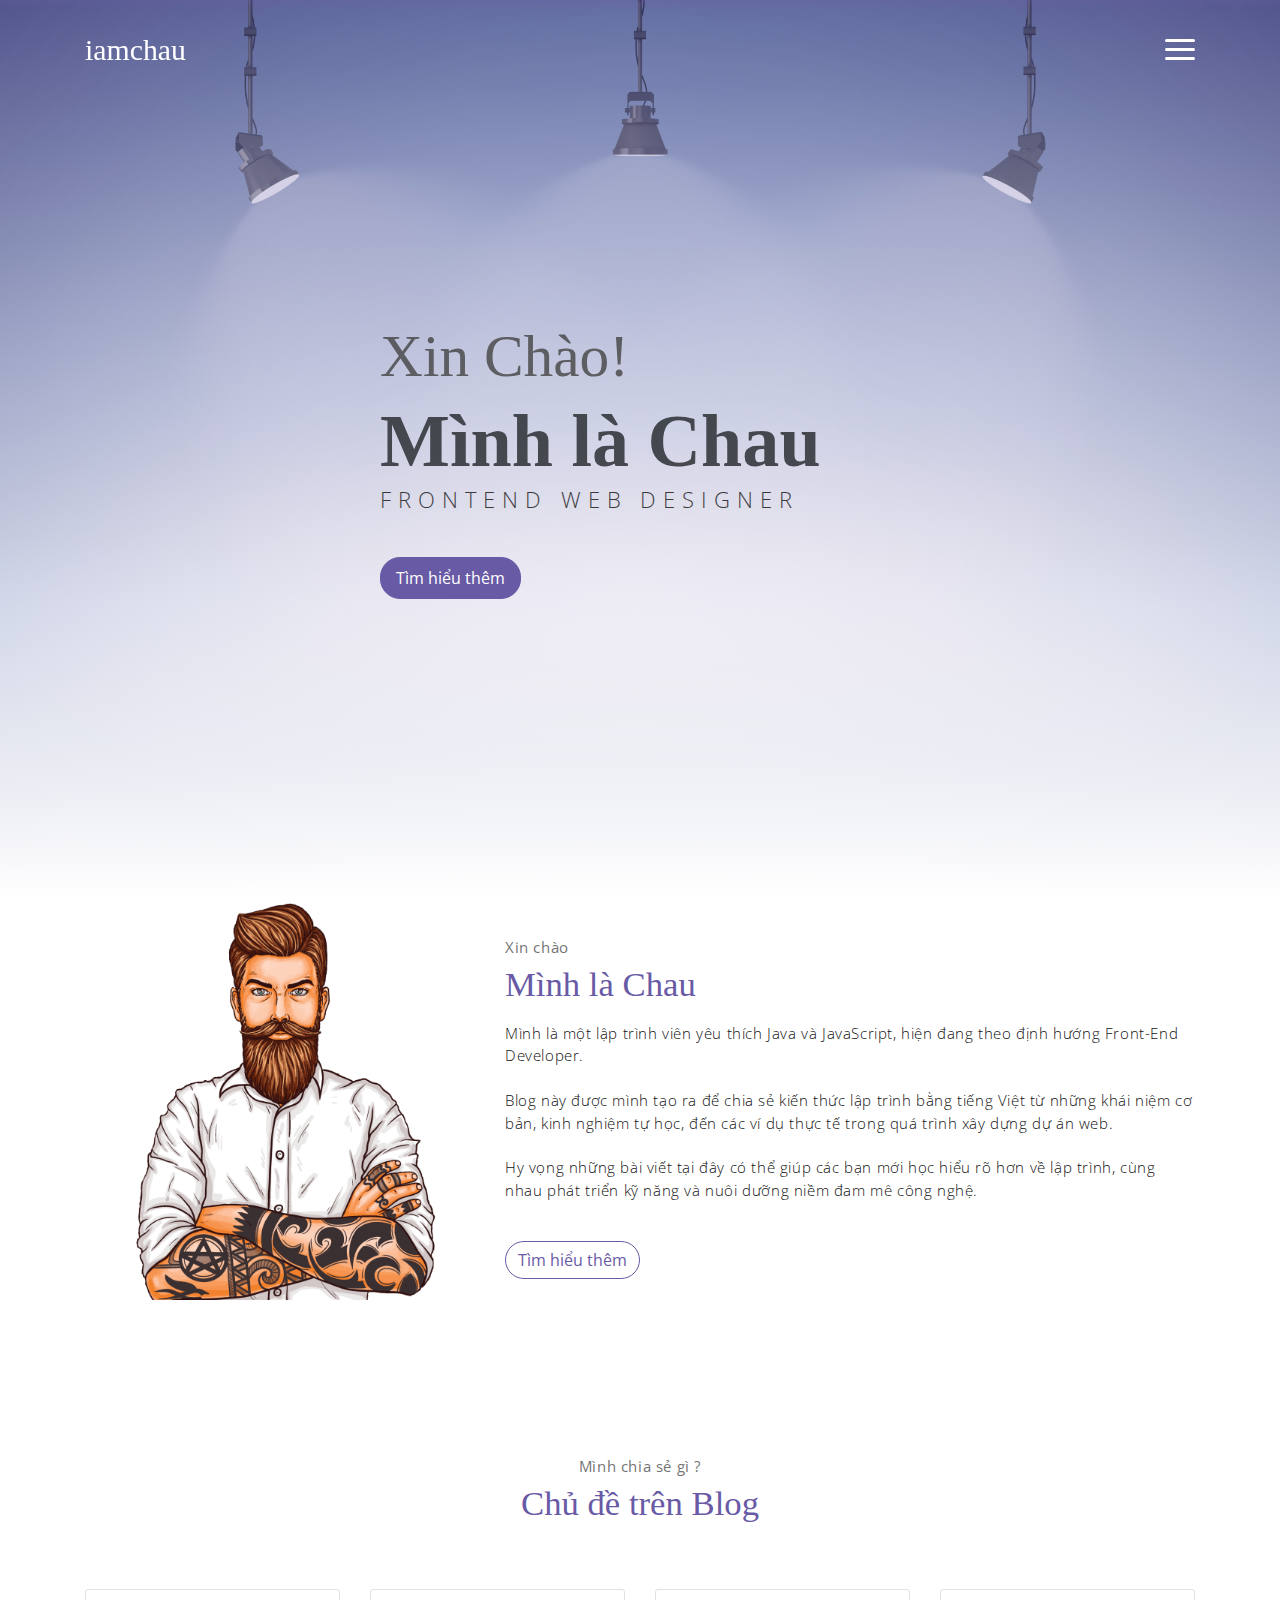
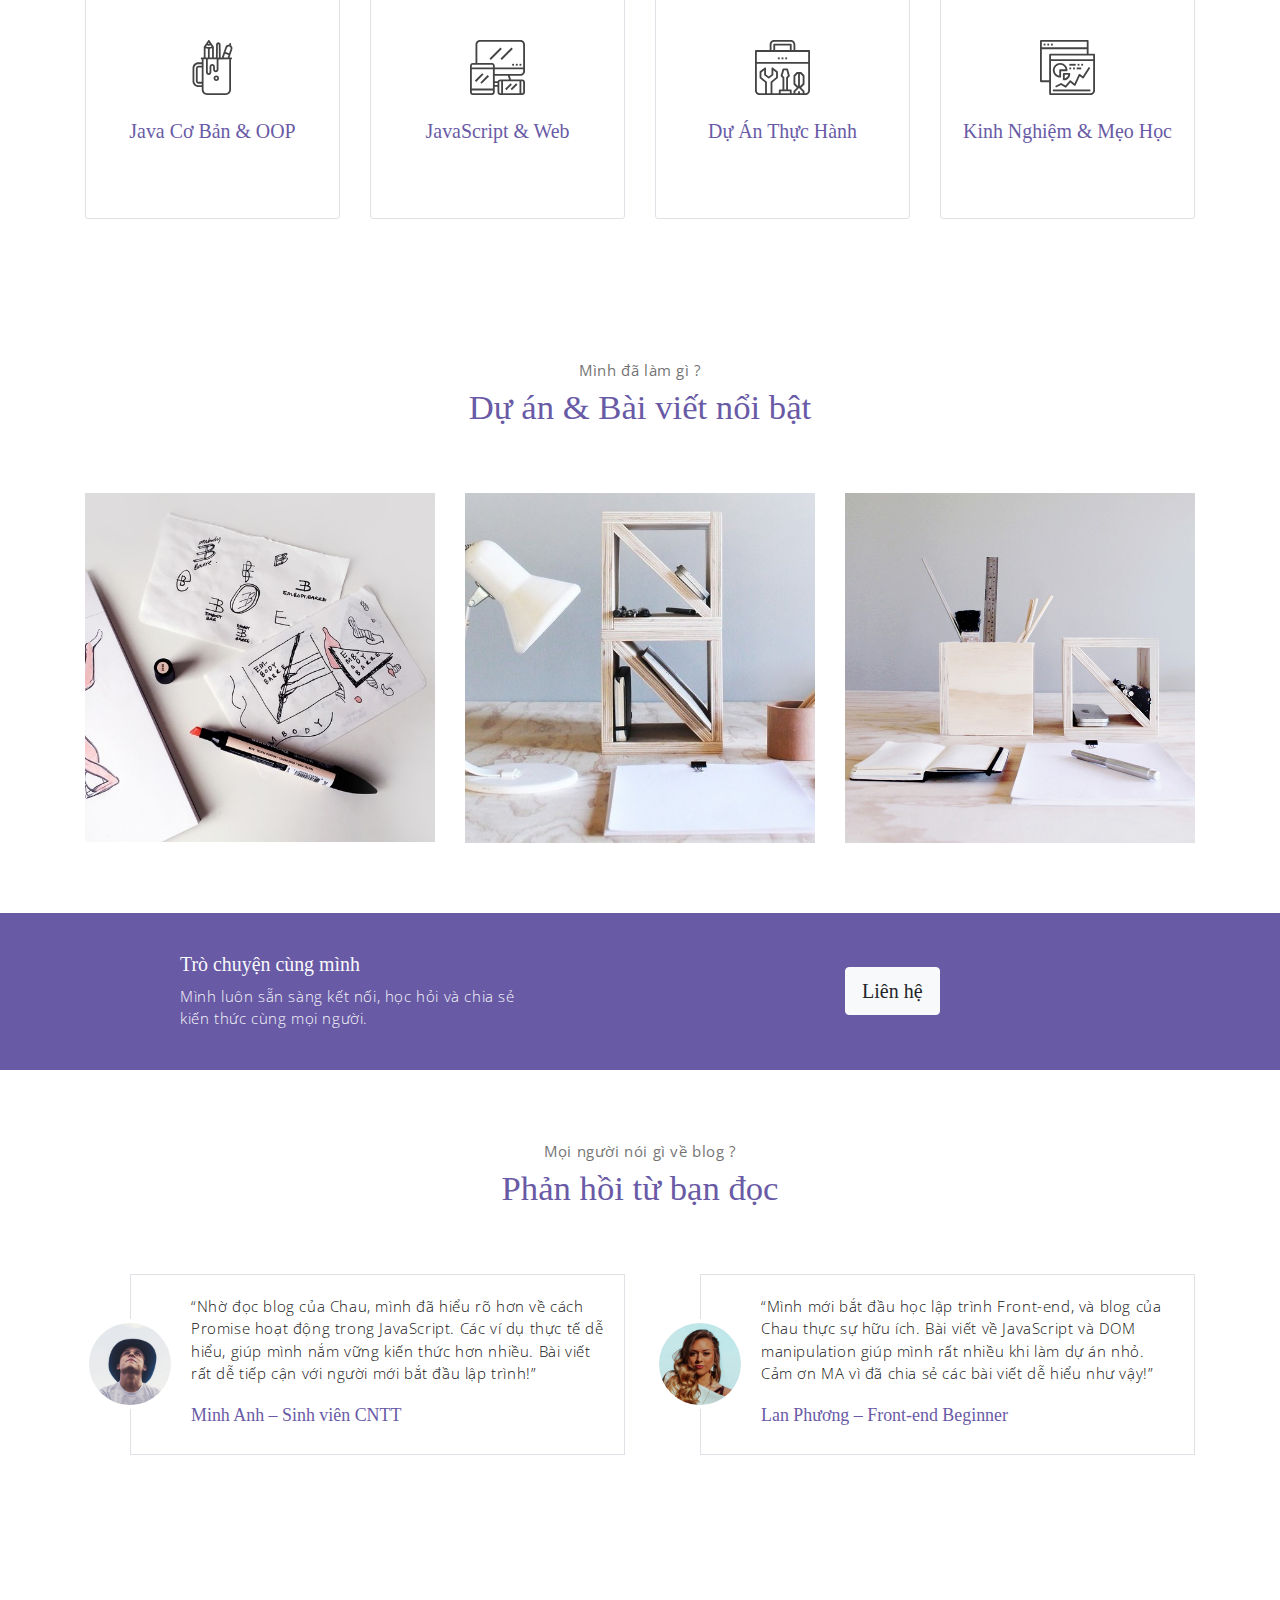
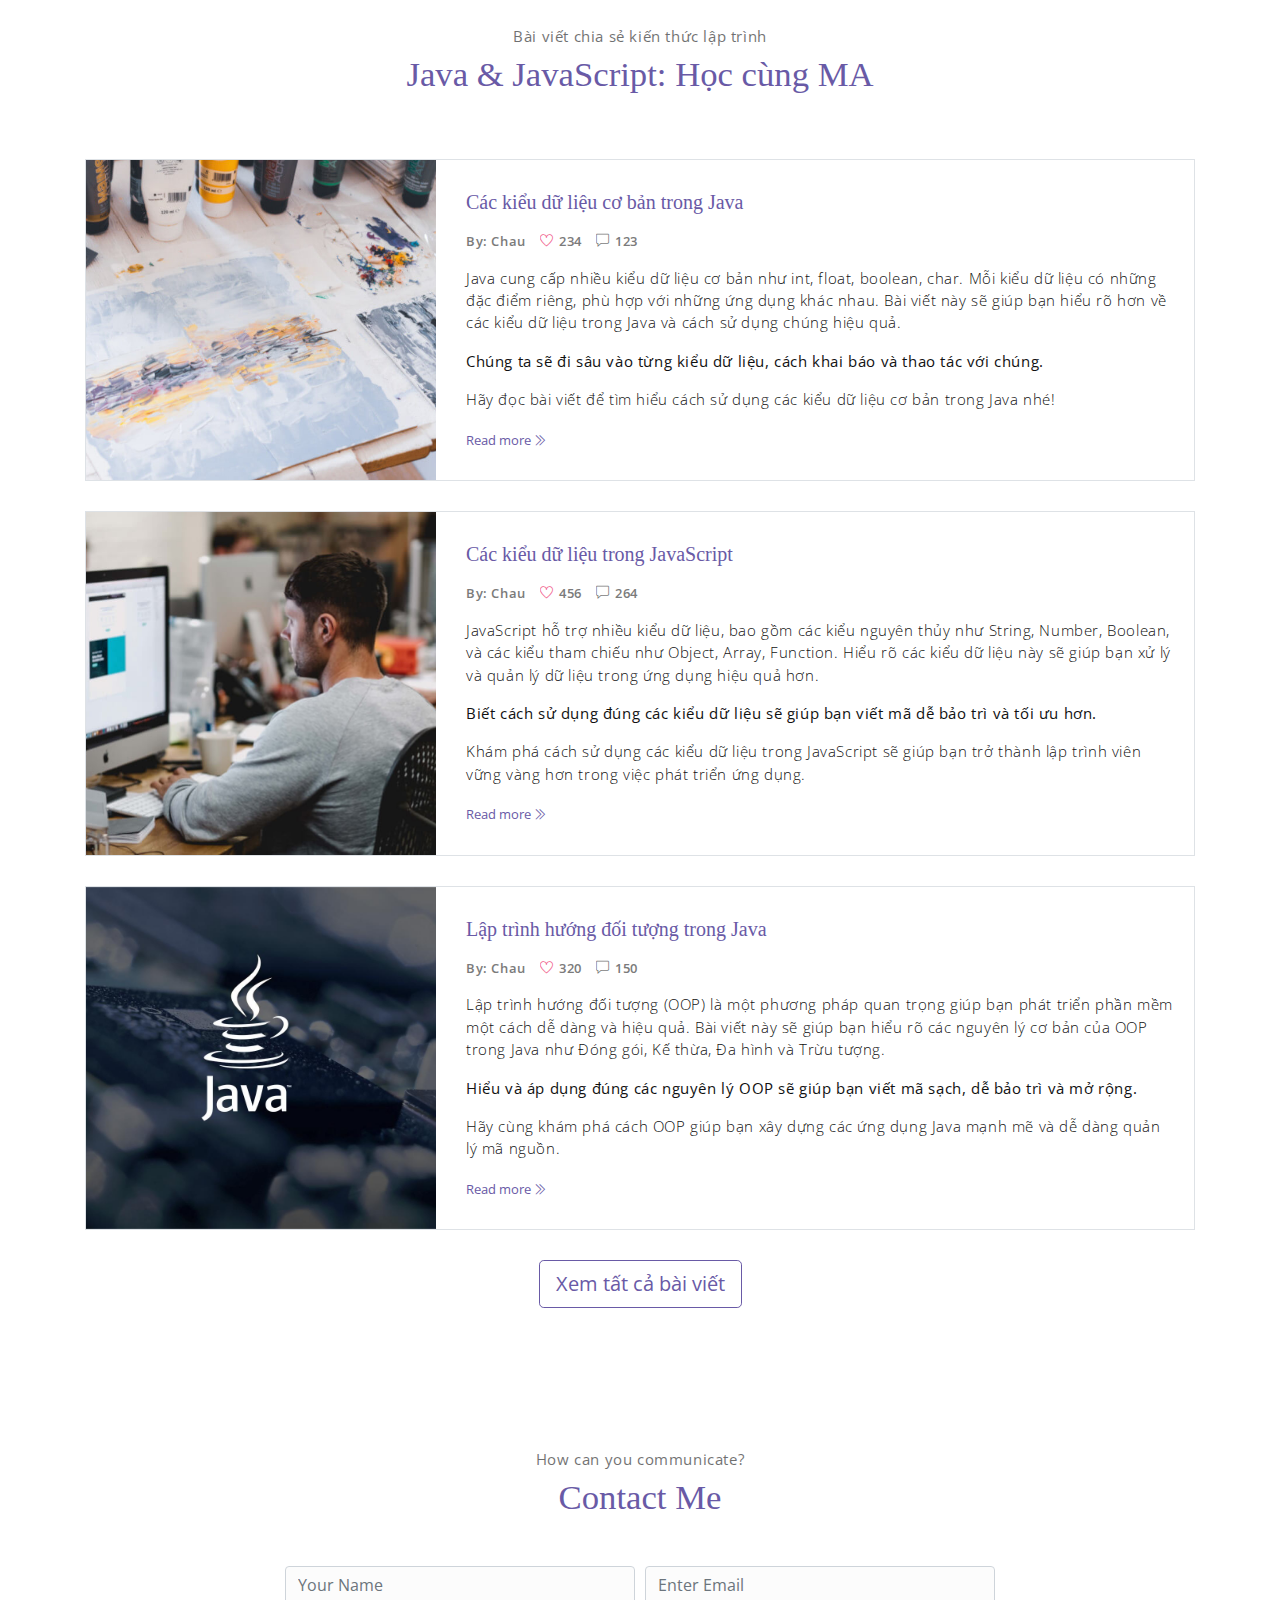
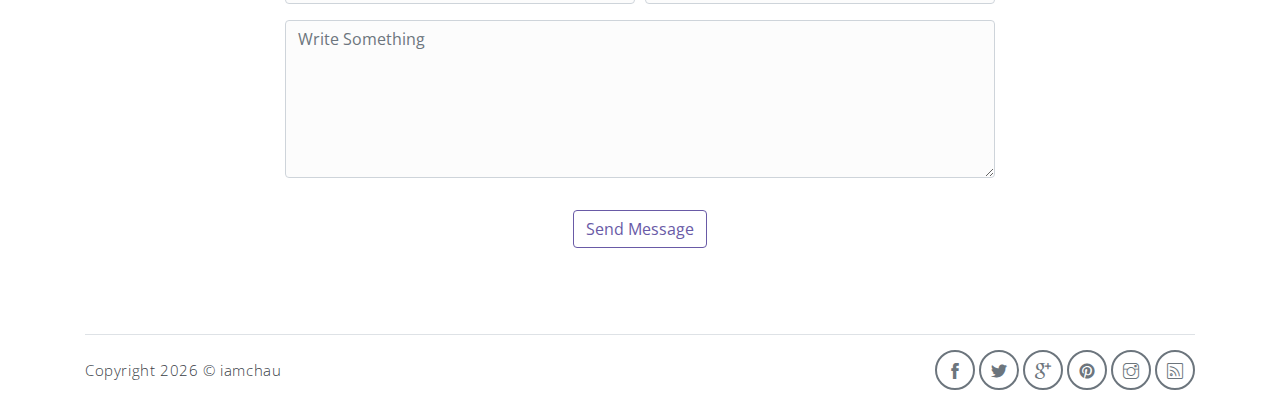
<file: index.html>
<!DOCTYPE html>
<html lang="en">

<head>
    <meta charset="utf-8">
    <meta name="viewport" content="width=device-width, initial-scale=1.0, maximum-scale=1.0, user-scalable=no">
    <meta name="description" content="Start your development with Meyawo landing page.">
    <meta name="author" content="Devcrud">
    <title>iamchau</title>
    <!-- font icons -->
    <link rel="stylesheet" href="assets/vendors/themify-icons/css/themify-icons.css">
    <!-- Bootstrap + Meyawo main styles -->
    <link rel="stylesheet" href="assets/css/meyawo.css">
    <link rel="stylesheet" href="https://cdnjs.cloudflare.com/ajax/libs/font-awesome/5.15.3/css/all.min.css">

</head>

<body data-spy="scroll" data-target=".navbar" data-offset="40" id="home">

    <!-- Page Navbar -->
    <nav class="custom-navbar" data-spy="affix" data-offset-top="20">
        <div class="container">
            <a class="logo" href="#">iamchau</a>
            <ul class="nav">
                <li class="item">
                    <a class="link" href="#home">Home</a>
                </li>
                <li class="item">
                    <a class="link" href="cv.html">About</a>
                </li>

                <li class="item">
                    <a class="link" href="blog.html">Blog</a>
                </li>
                <li class="item">
                    <a class="link" href="#contact">Contact</a>
                </li>
                <li class="item ml-md-3">
                    <a href="components.html" class="btn btn-primary">Components</a>
                </li>
            </ul>
            <a href="javascript:void(0)" id="nav-toggle" class="hamburger hamburger--elastic">
                <div class="hamburger-box">
                    <div class="hamburger-inner"></div>
                </div>
            </a>
        </div>
    </nav><!-- End of Page Navbar -->

    <!-- page header -->
    <header id="home" class="header">
        <div class="overlay"></div>
        <div class="header-content container">
            <h1 class="header-title">
                <span class="up">Xin Chào!</span>
                <span class="down">Mình là Chau</span>

            </h1>
            <p class="header-subtitle">FRONTEND WEB DESIGNER</p>

            <a href="javascript:void(0)" onclick="scrollToSection()">
                <button class="btn btn-primary">Tìm hiểu thêm</button>
            </a>



        </div>
    </header><!-- end of page header -->

    <!-- about section -->
    <section class="section pt-0" id="about">
        <!-- container -->
        <div class="container text-center">
            <!-- about wrapper -->
            <div class="about">
                <div class="about-img-holder">
                    <img src="assets/imgs/man.png" class="about-img"
                        alt="MA Dev Blog - Lập trình viên Front-end chia sẻ Java & JavaScript bằng tiếng Việt">
                </div>
                <div class="about-caption">
                    <p class="section-subtitle">Xin chào </p>
                    <h2 class="section-title mb-3">Mình là Chau</h2>
                    <p>
                        Mình là một lập trình viên yêu thích Java và JavaScript,
                        hiện đang theo định hướng Front-End Developer.
                        <br><br>
                        Blog này được mình tạo ra để chia sẻ kiến thức lập trình bằng tiếng Việt
                        từ những khái niệm cơ bản, kinh nghiệm tự học, đến các ví dụ thực tế trong quá trình
                        xây dựng dự án web.
                        <br><br>
                        Hy vọng những bài viết tại đây có thể giúp các bạn mới học hiểu rõ hơn về lập trình,
                        cùng nhau phát triển kỹ năng và nuôi dưỡng niềm đam mê công nghệ.
                    </p>
                    <a href="cv.html" class="btn-rounded btn btn-outline-primary mt-4" target="_blank">Tìm hiểu thêm
                    </a>
                </div>
            </div>
            <!-- end of about wrapper -->
        </div><!-- end of container -->
    </section> <!-- end of about section -->

    <!-- service section -->
    <section class="section" id="service">
        <div class="container text-center">
            <p class="section-subtitle">Mình chia sẻ gì ?</p>
            <h6 class="section-title mb-6">Chủ đề trên Blog</h6>
            <!-- row -->
            <div class="row">
                <!-- Java cơ bản & OOP -->
                <div class="col-md-6 col-lg-3">
                    <div class="service-card">
                        <div class="body">
                            <img src="assets/imgs/pencil-case.svg" class="icon" alt="Java cơ bản & OOP">
                            <h6 class="title">Java Cơ Bản & OOP</h6>
                            <p class="subtitle">
                                Hướng dẫn lập trình Java từ nền tảng, bao gồm cú pháp, và các ví dụ thực tế.
                            </p>
                        </div>
                    </div>
                </div>
                <!-- JavaScript & Web -->
                <div class="col-md-6 col-lg-3">
                    <div class="service-card">
                        <div class="body">
                            <img src="assets/imgs/responsive.svg" class="icon" alt="JavaScript & Web">
                            <h6 class="title">JavaScript & Web</h6>
                            <p class="subtitle">
                                Chia sẻ kiến thức về JavaScript và các kỹ thuật Front-End
                                giúp bạn xây dựng website.
                            </p>
                        </div>
                    </div>
                </div>
                <!-- Dự án thực hành -->
                <div class="col-md-6 col-lg-3">
                    <div class="service-card">
                        <div class="body">
                            <img src="assets/imgs/toolbox.svg" class="icon" alt="Dự án thực hành">
                            <h6 class="title">Dự Án Thực Hành</h6>
                            <p class="subtitle">
                                Các mini project như ToDo App, CRUD App bằng Java hoặc JS
                                giúp rèn luyện kỹ năng lập trình.
                            </p>
                        </div>
                    </div>
                </div>
                <!-- Kinh nghiệm & Mẹo học -->
                <div class="col-md-6 col-lg-3">
                    <div class="service-card">
                        <div class="body">
                            <img src="assets/imgs/analytics.svg" class="icon" alt="Kinh nghiệm & mẹo học">
                            <h6 class="title">Kinh Nghiệm & Mẹo Học</h6>
                            <p class="subtitle">
                                Chia sẻ cách học hiệu quả, và
                                kinh nghiệm giúp bạn giữ vững động lực.
                            </p>
                        </div>
                    </div>
                </div>
            </div><!-- end of row -->
        </div>
    </section>
    <!-- end of service section -->

    <!-- portfolio section -->
    <section class="section" id="portfolio">
        <div class="container text-center">
            <p class="section-subtitle">Mình đã làm gì ?</p>
            <h6 class="section-title mb-6">Dự án & Bài viết nổi bật</h6>
            <!-- row -->
            <div class="row">
                <!-- Project 1 -->
                <div class="col-md-4">
                    <a href="#" class="portfolio-card">
                        <img src="assets/imgs/folio-1.jpg" class="portfolio-card-img" alt="Dự án Java Console App">
                        <span class="portfolio-card-overlay">
                            <span class="portfolio-card-caption">
                                <h4>Web hỗ trợ luyện thi bằng lái xe</h4>
                                <p class="font-weight-normal">Ngôn ngữ: C# JavaScript </p>
                            </span>
                        </span>
                    </a>
                </div>
                <!-- Project 2 -->
                <div class="col-md-4">
                    <a href="#" class="portfolio-card">
                        <img class="portfolio-card-img" src="assets/imgs/folio-2.jpg" alt="Project JavaScript Web App">
                        <span class="portfolio-card-overlay">
                            <span class="portfolio-card-caption">
                                <h4>Web bán điện thoại</h4>
                                <p class="font-weight-normal">Ngôn ngữ: C# JavaScript... </p>
                            </span>
                        </span>
                    </a>
                </div>
                <!-- Project 3 -->
                <div class="col-md-4">
                    <a href="#" class="portfolio-card">
                        <img class="portfolio-card-img" src="assets/imgs/folio-3.jpg" alt="Blog JavaScript">
                        <span class="portfolio-card-overlay">
                            <span class="portfolio-card-caption">
                                <h4>Web nghe nhạc</h4>
                                <p class="font-weight-normal">Ngôn ngữ HTML JavaScript...</p>
                            </span>
                        </span>
                    </a>
                </div>

            </div><!-- end of row -->
        </div><!-- end of container -->
    </section>
    <!-- end of portfolio section -->

    <!-- pricing section -->


    <!-- section -->
    <section class="section-sm bg-primary">
        <!-- container -->
        <div class="container text-center text-sm-left">
            <!-- row -->
            <div class="row align-items-center">
                <div class="col-sm offset-md-1 mb-4 mb-md-0">
                    <h6 class="title text-light">Trò chuyện cùng mình</h6>
                    <p class="m-0 text-light">Mình luôn sẵn sàng kết nối, học hỏi và chia sẻ kiến thức cùng mọi người.
                    </p>
                </div>
                <div class="col-sm offset-sm-2 offset-md-3">
                    <button class="btn btn-lg my-font btn-light rounded">Liên hệ</button>
                </div>
            </div> <!-- end of row -->
        </div> <!-- end of container -->
    </section> <!-- end of section -->

    <!-- testimonial section -->
    <section class="section" id="testmonial">
        <div class="container text-center">
            <p class="section-subtitle">Mọi người nói gì về blog ?</p>
            <h6 class="section-title mb-6">Phản hồi từ bạn đọc</h6>

            <div class="row">
                <!-- Phản hồi 1 -->
                <div class="col-md-6">
                    <div class="testimonial-card">
                        <div class="testimonial-card-img-holder">
                            <img src="assets/imgs/avatar2.jpg" class="testimonial-card-img" alt="Độc giả Minh An">
                        </div>
                        <div class="testimonial-card-body">
                            <p class="testimonial-card-subtitle">
                                “Nhờ đọc blog của Chau, mình đã hiểu rõ hơn về cách Promise hoạt động trong JavaScript.
                                Các ví dụ thực tế dễ hiểu, giúp mình nắm vững kiến thức hơn nhiều. Bài viết rất dễ tiếp
                                cận với người mới bắt đầu lập trình!”
                            </p>
                            <h6 class="testimonial-card-title">Minh Anh – Sinh viên CNTT</h6>
                        </div>
                    </div>
                </div>

                <!-- Phản hồi 2 -->
                <div class="col-md-6">
                    <div class="testimonial-card">
                        <div class="testimonial-card-img-holder">
                            <img src="assets/imgs/avatar3.jpg" class="testimonial-card-img" alt="Độc giả Lan Phương">
                        </div>
                        <div class="testimonial-card-body">
                            <p class="testimonial-card-subtitle">
                                “Mình mới bắt đầu học lập trình Front-end, và blog của Chau thực sự hữu ích. Bài viết về
                                JavaScript và DOM manipulation giúp mình rất nhiều khi làm dự án nhỏ. Cảm ơn MA vì đã
                                chia sẻ các bài viết dễ hiểu như vậy!”
                            </p>
                            <h6 class="testimonial-card-title">Lan Phương – Front-end Beginner</h6>
                        </div>
                    </div>
                </div>
            </div>
        </div>
    </section>

    <!-- end of testimonial section -->

    <!-- blog section -->
    <section class="section" id="blog">
        <!-- container -->
        <div class="container text-center">
            <p class="section-subtitle">Bài viết chia sẻ kiến thức lập trình</p>
            <h6 class="section-title mb-6">Java & JavaScript: Học cùng MA</h6>
            <!-- blog-wrapper -->
            <div class="blog-card">
                <div class="blog-card-header">
                    <img src="assets/imgs/img-1.jpg" class="blog-card-img"
                        alt="Giới thiệu về các kiểu dữ liệu cơ bản trong Java">
                </div>
                <div class="blog-card-body">
                    <h5 class="blog-card-title">Các kiểu dữ liệu cơ bản trong Java</h5>
                    <p class="blog-card-caption">
                        <a href="#">By: Chau</a>
                        <a href="#"><i class="ti-heart text-danger"></i> 234</a>
                        <a href="#"><i class="ti-comment"></i> 123</a>
                    </p>
                    <p>
                        Java cung cấp nhiều kiểu dữ liệu cơ bản như int, float, boolean, char. Mỗi kiểu dữ liệu có những
                        đặc điểm riêng, phù hợp với những ứng dụng khác nhau. Bài viết này sẽ giúp bạn hiểu rõ hơn về
                        các kiểu dữ liệu trong Java và cách sử dụng chúng hiệu quả.
                    </p>
                    <p><b>Chúng ta sẽ đi sâu vào từng kiểu dữ liệu, cách khai báo và thao tác với chúng.</b></p>
                    <p>Hãy đọc bài viết để tìm hiểu cách sử dụng các kiểu dữ liệu cơ bản trong Java nhé!</p>
                    <a href="baiviet.html?id=1" class="blog-card-link">Read more <i
                            class="ti-angle-double-right"></i></a>
                </div>
            </div><!-- end of blog wrapper -->

            <!-- blog-wrapper -->
            <div class="blog-card">
                <div class="blog-card-header">
                    <img src="assets/imgs/img-2.jpg" class="blog-card-img" alt="Các kiểu dữ liệu trong JavaScript">
                </div>
                <div class="blog-card-body">
                    <h5 class="blog-card-title">Các kiểu dữ liệu trong JavaScript</h5>
                    <p class="blog-card-caption">
                        <a href="#">By: Chau</a>
                        <a href="#"><i class="ti-heart text-danger"></i> 456</a>
                        <a href="#"><i class="ti-comment"></i> 264</a>
                    </p>
                    <p>
                        JavaScript hỗ trợ nhiều kiểu dữ liệu, bao gồm các kiểu nguyên thủy như String, Number, Boolean,
                        và các kiểu tham chiếu như Object, Array, Function.
                        Hiểu rõ các kiểu dữ liệu này sẽ giúp bạn xử lý và quản lý dữ liệu trong ứng dụng hiệu quả hơn.
                    </p>
                    <p><b>Biết cách sử dụng đúng các kiểu dữ liệu sẽ giúp bạn viết mã dễ bảo trì và tối ưu hơn.</b></p>
                    <p>Khám phá cách sử dụng các kiểu dữ liệu trong JavaScript sẽ giúp bạn trở thành lập trình viên vững
                        vàng hơn trong việc phát triển ứng dụng.</p>
                    <a href="baiviet.html?id=2" class="blog-card-link">Read more <i class="ti-angle-double-right"></i></a>
                </div>
            </div>
            <!-- end of blog wrapper -->

            <!-- blog-wrapper -->
            <div class="blog-card">
                <div class="blog-card-header">
                    <img src="assets/imgs/img-3.jpg" class="blog-card-img" alt="Lập trình hướng đối tượng trong Java">
                </div>
                <div class="blog-card-body">
                    <h5 class="blog-card-title">Lập trình hướng đối tượng trong Java</h5>
                    <p class="blog-card-caption">
                        <a href="#">By: Chau</a>
                        <a href="#"><i class="ti-heart text-danger"></i> 320</a>
                        <a href="baiviet.html?id=3"><i class="ti-comment"></i> 150</a>
                    </p>
                    <p>
                        Lập trình hướng đối tượng (OOP) là một phương pháp quan trọng giúp bạn phát triển phần mềm một
                        cách dễ dàng và hiệu quả. Bài viết này sẽ giúp bạn hiểu rõ các nguyên lý cơ bản của OOP trong
                        Java như Đóng gói, Kế thừa, Đa hình và Trừu tượng.
                    </p>
                    <p><b>Hiểu và áp dụng đúng các nguyên lý OOP sẽ giúp bạn viết mã sạch, dễ bảo trì và mở rộng.</b>
                    </p>
                    <p>Hãy cùng khám phá cách OOP giúp bạn xây dựng các ứng dụng Java mạnh mẽ và dễ dàng quản lý mã
                        nguồn.</p>
                    <a href="baiviet.html?id=3" class="blog-card-link">Read more <i class="ti-angle-double-right"></i></a>
                </div>
            </div>

        </div><!-- end of blog wrapper -->
        <div class="text-center mt-4">
            <a href="blog.html" class="btn btn-outline-primary btn-lg">
                Xem tất cả bài viết </i>
            </a>
        </div>

        </div><!-- end of container -->
    </section>
    <!-- end of blog section -->

    <!-- contact section -->
    <section class="section" id="contact">
        <div class="container text-center">

            <p class="section-subtitle">How can you communicate?</p>
            <h6 class="section-title mb-5">Contact Me</h6>
            <!-- contact form -->
            <form action="" class="contact-form col-md-10 col-lg-8 m-auto">
                <div class="form-row">
                    <div class="form-group col-sm-6">
                        <input type="text" size="50" class="form-control" placeholder="Your Name" required>
                    </div>
                    <div class="form-group col-sm-6">
                        <input type="email" class="form-control" placeholder="Enter Email" requried>
                    </div>
                    <div class="form-group col-sm-12">
                        <textarea name="comment" id="comment" rows="6" class="form-control"
                            placeholder="Write Something"></textarea>
                    </div>
                    <div class="form-group col-sm-12 mt-3">
                        <input type="submit" value="Send Message" class="btn btn-outline-primary rounded">
                    </div>
                </div>
            </form><!-- end of contact form -->
        </div><!-- end of container -->
    </section><!-- end of contact section -->

    <!-- footer -->
    <div class="container">
        <footer class="footer">
            <p class="mb-0">Copyright
                <script>document.write(new Date().getFullYear())</script> &copy; <a href="">iamchau</a>
            </p>
            <div class="social-links text-right m-auto ml-sm-auto">
                <a href="javascript:void(0)" class="link"><i class="ti-facebook"></i></a>
                <a href="javascript:void(0)" class="link"><i class="ti-twitter-alt"></i></a>
                <a href="javascript:void(0)" class="link"><i class="ti-google"></i></a>
                <a href="javascript:void(0)" class="link"><i class="ti-pinterest-alt"></i></a>
                <a href="javascript:void(0)" class="link"><i class="ti-instagram"></i></a>
                <a href="javascript:void(0)" class="link"><i class="ti-rss"></i></a>
            </div>
        </footer>
    </div> <!-- end of page footer -->

    <!-- core  -->
    <script src="assets/vendors/jquery/jquery-3.4.1.js"></script>
    <script src="assets/vendors/bootstrap/bootstrap.bundle.js"></script>

    <!-- bootstrap 3 affix -->
    <script src="assets/vendors/bootstrap/bootstrap.affix.js"></script>

    <!-- Meyawo js -->
    <script src="assets/js/meyawo.js"></script>
    <script>
        function scrollToSection() {
            window.scrollBy({
                top: 500, // Điều chỉnh số này để thay đổi khoảng cách cuộn xuống
                behavior: 'smooth' // Cuộn mượt mà
            });
        }

    </script>

</body>

</html>
</file>
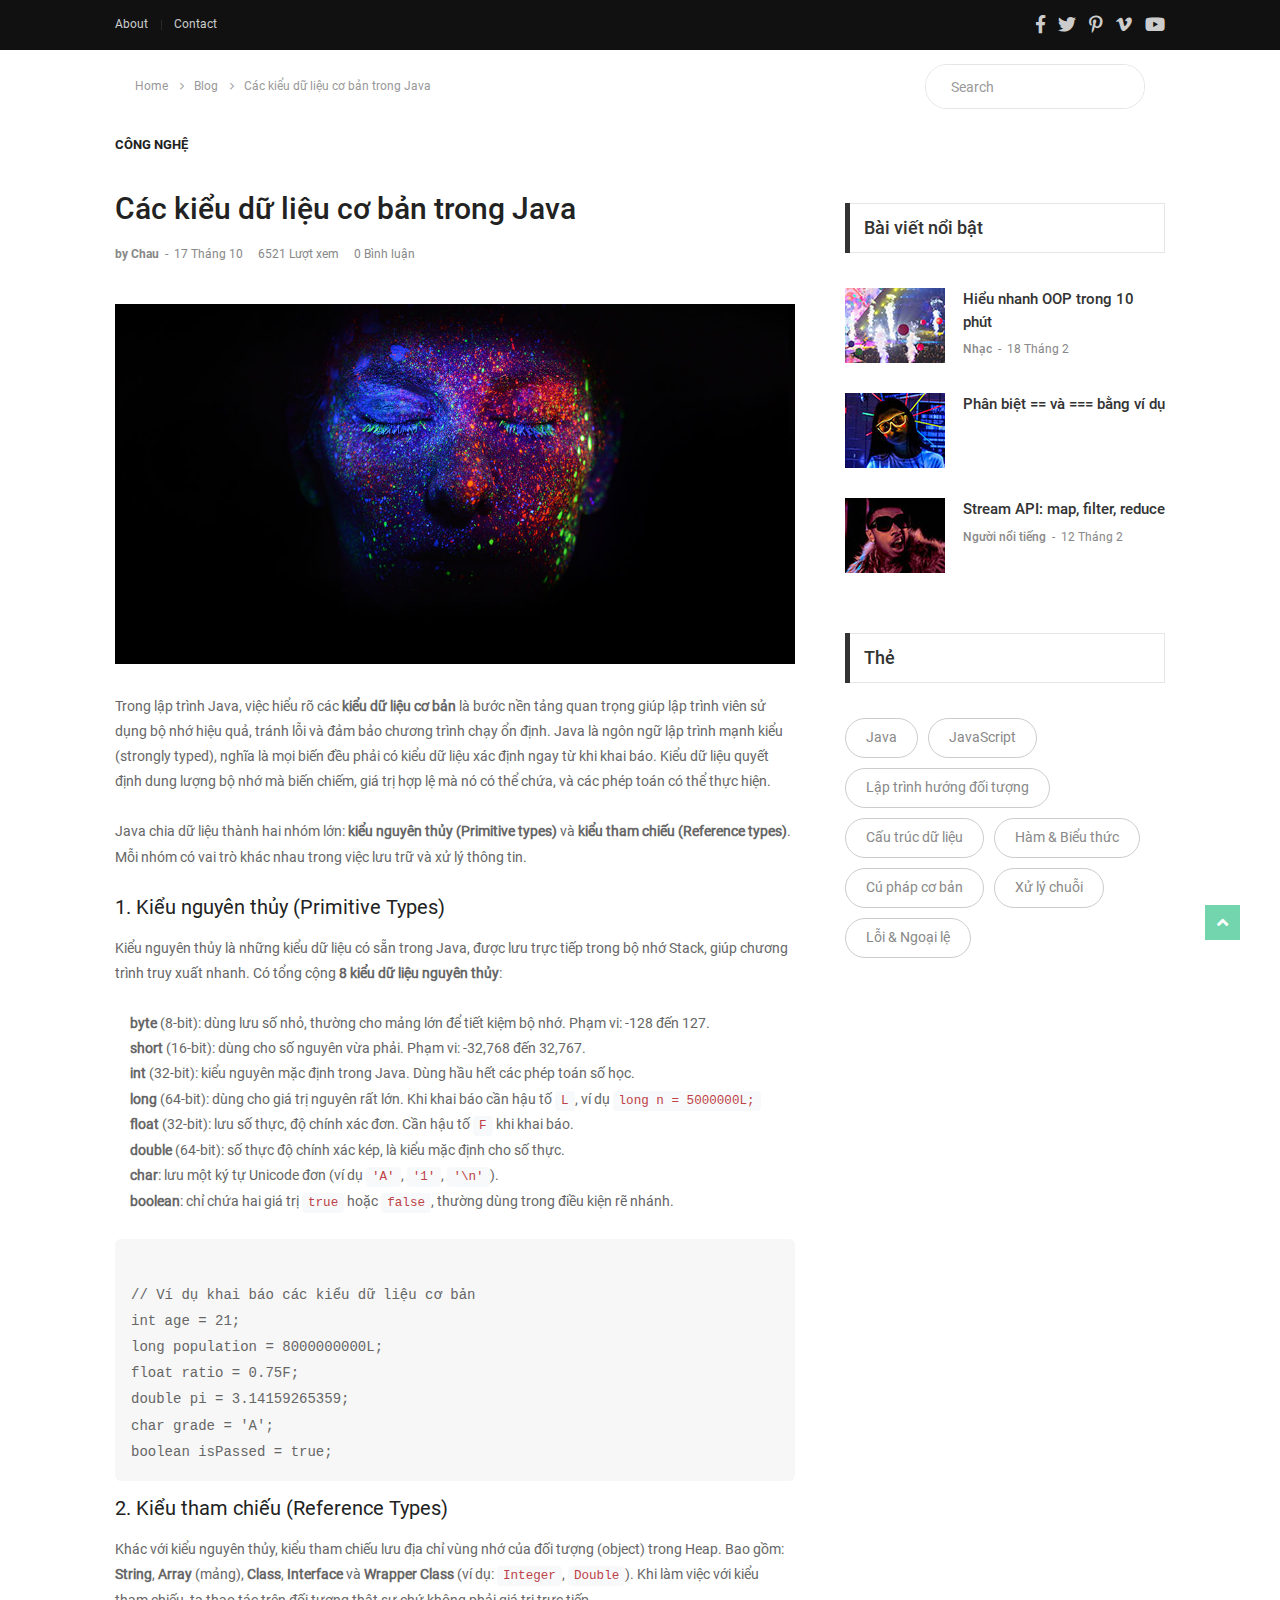
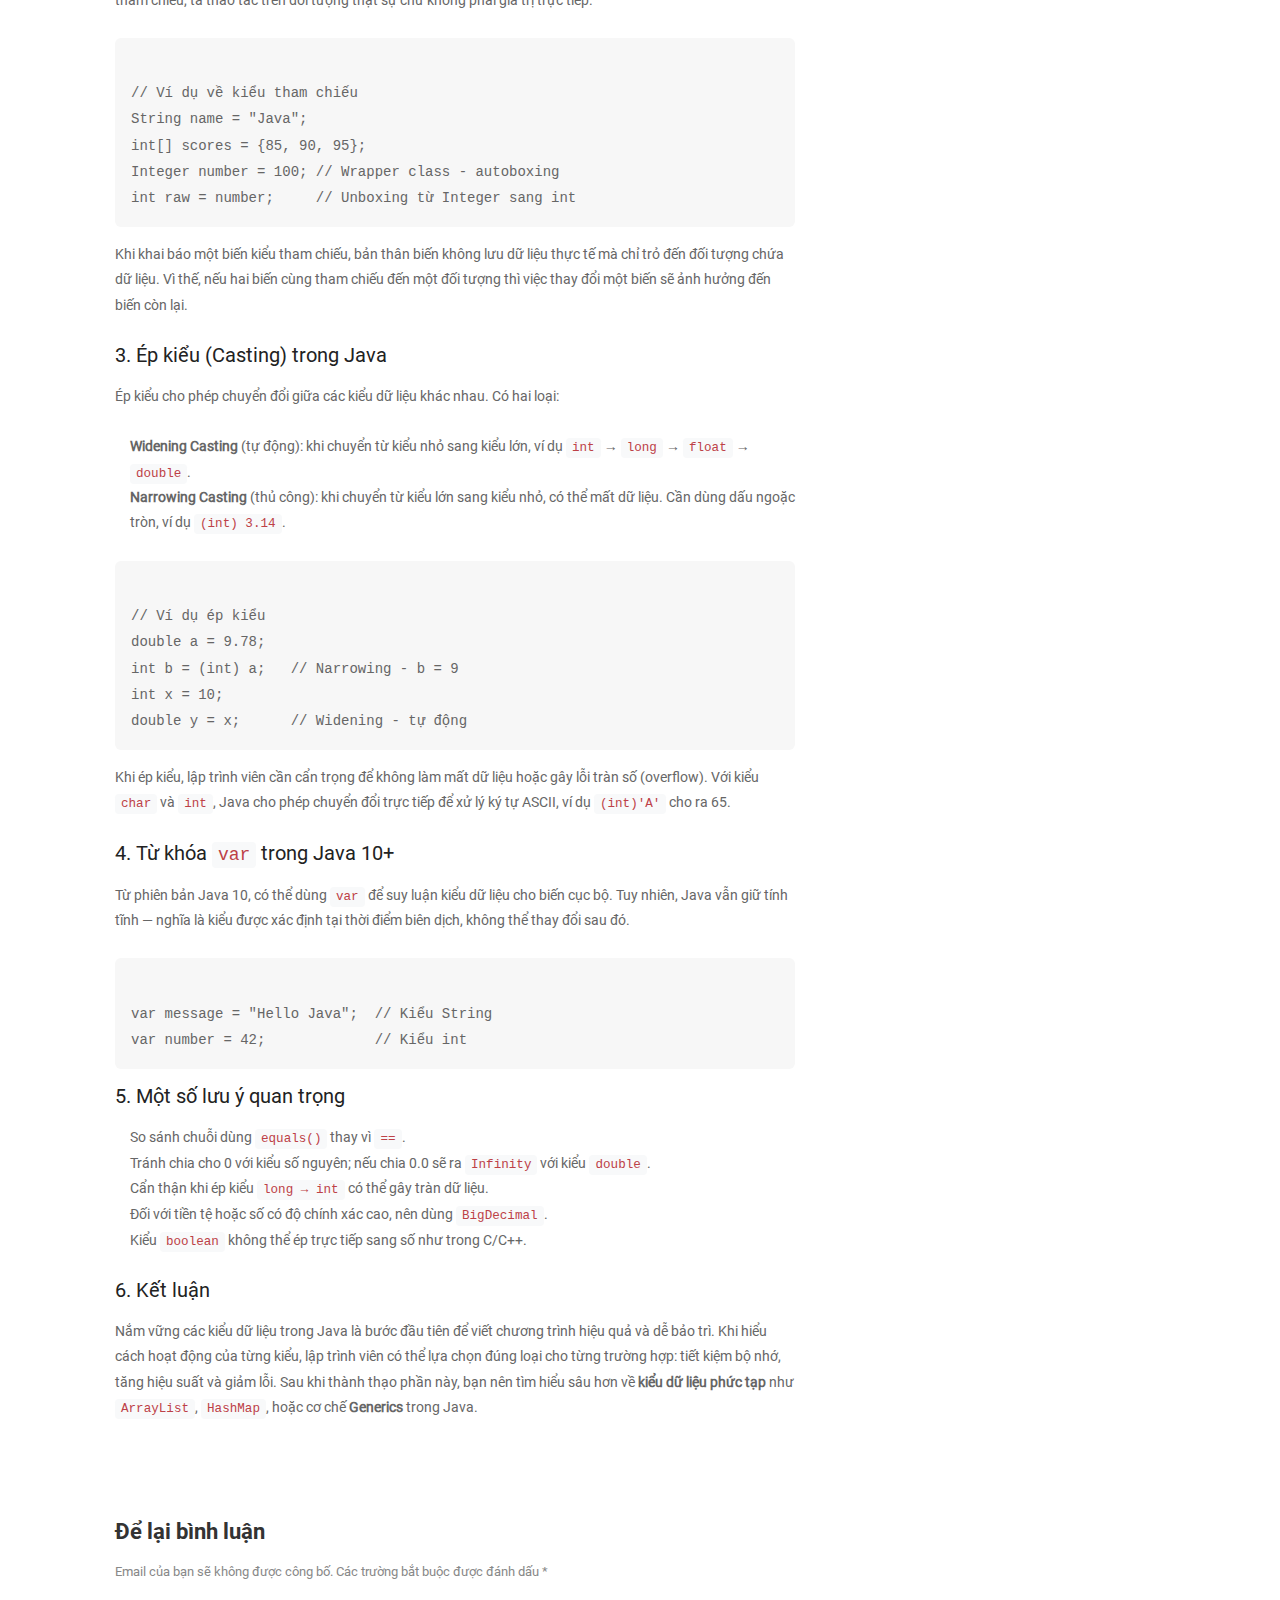
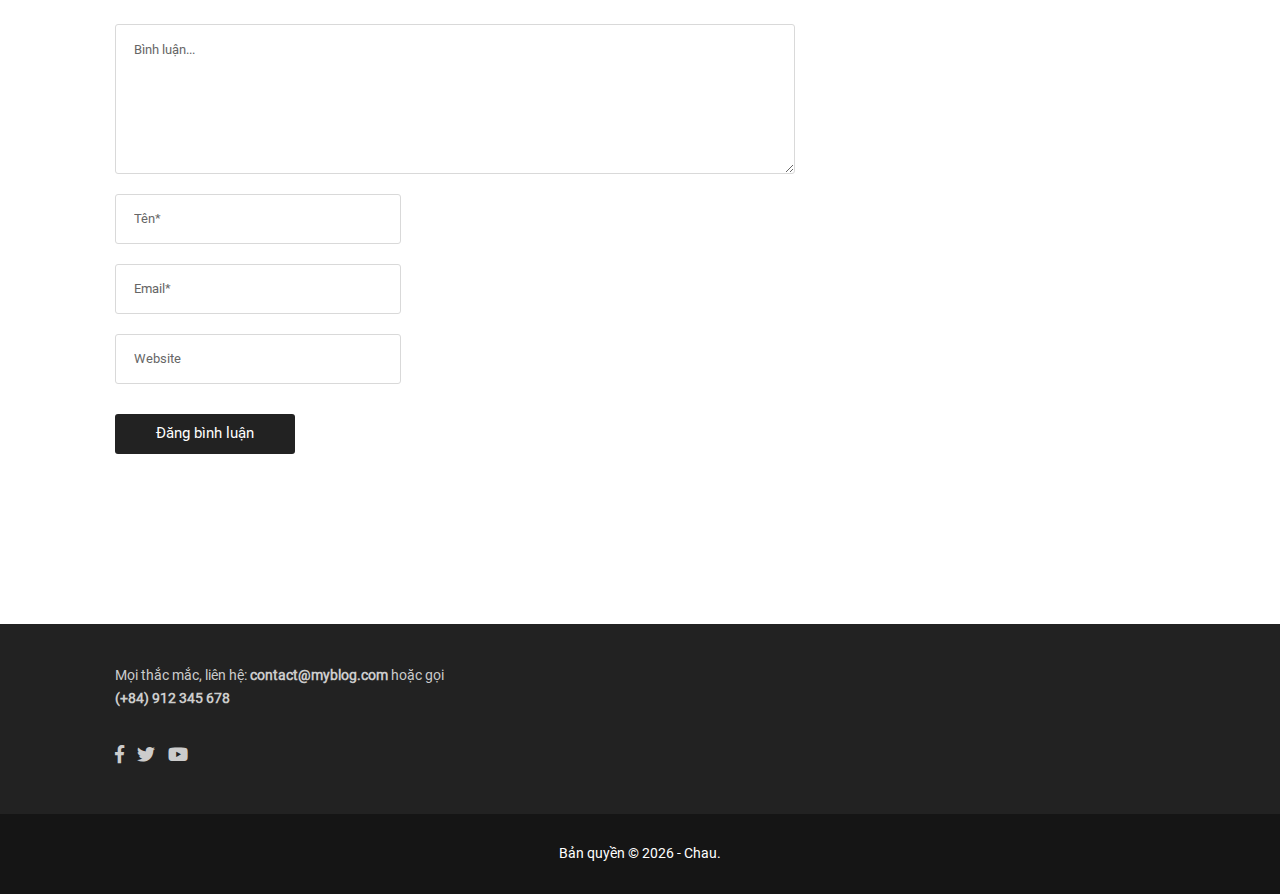
<file: blog-detail-01.html>
<!DOCTYPE html>
<html lang="en">

<head>
	<title>Blog Detail With Sidebar</title>
	<meta charset="UTF-8">
	<meta name="viewport" content="width=device-width, initial-scale=1">
	<!--===============================================================================================-->
	<!--===============================================================================================-->
	<link rel="stylesheet" type="text/css" href="vendor/bootstrap/css/bootstrap.min.css">
	<!--===============================================================================================-->
	<link rel="stylesheet" type="text/css" href="fonts/font-awesome-4.7.0/css/font-awesome.min.css">
	<link rel="stylesheet" type="text/css" href="fonts/fontawesome-5.0.8/css/fontawesome-all.min.css">
	<!--===============================================================================================-->
	<!--===============================================================================================-->
	<!--===============================================================================================-->
	<!--===============================================================================================-->
	<!--===============================================================================================-->
	<link rel="stylesheet" type="text/css" href="css/util.min.css">
	<!--===============================================================================================-->
	<link rel="stylesheet" type="text/css" href="css/main.css">
	<!--===============================================================================================-->
</head>

<body class="animsition">

	<!-- Header -->
	<header>
		<!-- Header desktop -->
		<div class="container-menu-desktop">
			<div class="topbar">
				<div class="content-topbar container h-100">
					<div class="left-topbar">


						<a href="#" class="left-topbar-item">
							About
						</a>

						<a href="#" class="left-topbar-item">
							Contact
						</a>


					</div>

					<div class="right-topbar">
						<a href="#">
							<span class="fab fa-facebook-f"></span>
						</a>

						<a href="#">
							<span class="fab fa-twitter"></span>
						</a>

						<a href="#">
							<span class="fab fa-pinterest-p"></span>
						</a>

						<a href="#">
							<span class="fab fa-vimeo-v"></span>
						</a>

						<a href="#">
							<span class="fab fa-youtube"></span>
						</a>
					</div>
				</div>
			</div>

			<!-- Header Mobile -->
			

			<!-- Menu Mobile -->
			
		
	</header>

	<!-- Breadcrumb -->
	<div class="container">
		<div class="headline bg0 flex-wr-sb-c p-rl-20 p-tb-8">
			<div class="f2-s-1 p-r-30 m-tb-6">
				<a href="index.html" class="breadcrumb-item f1-s-3 cl9">
					Home
				</a>

				<a href="blog-list-01.html" class="breadcrumb-item f1-s-3 cl9">
					Blog
				</a>

				<span class="breadcrumb-item f1-s-3 cl9">
					Các kiểu dữ liệu cơ bản trong Java
				</span>
			</div>

			<div class="pos-relative size-a-2 bo-1-rad-22 of-hidden bocl11 m-tb-6">
				<input class="f1-s-1 cl6 plh9 s-full p-l-25 p-r-45" type="text" name="search" placeholder="Search">
				<button class="flex-c-c size-a-1 ab-t-r fs-20 cl2 hov-cl10 trans-03">
					<i class="zmdi zmdi-search"></i>
				</button>
			</div>
		</div>
	</div>

	<!-- Content -->
	<section class="bg0 p-b-140 p-t-10">
		<div class="container">
			<div class="row justify-content-center">
				<div class="col-md-10 col-lg-8 p-b-30">
					<div class="p-r-10 p-r-0-sr991">
						<!-- Blog Detail -->
						<div class="p-b-70">
							<a href="#" class="f1-s-10 cl2 hov-cl10 trans-03 text-uppercase">
								Công nghệ
							</a>

							<h3 class="f1-l-3 cl2 p-b-16 p-t-33 respon2">
								Các kiểu dữ liệu cơ bản trong Java 
							</h3>

							<div class="flex-wr-s-s p-b-40">
								<span class="f1-s-3 cl8 m-r-15">
									<a href="#" class="f1-s-4 cl8 hov-cl10 trans-03">
										by Chau
									</a>

									<span class="m-rl-3">-</span>

									<span>
										17 Tháng 10
									</span>
								</span>

								<span class="f1-s-3 cl8 m-r-15">
									6521 Lượt xem
								</span>

								<a href="#" class="f1-s-3 cl8 hov-cl10 trans-03 m-r-15">
									0 Bình luận
								</a>
							</div>

							<div class="wrap-pic-max-w p-b-30">
								<img src="images/blog-list-01.jpg" alt="IMG">
							</div>

							<p class="f1-s-11 cl6 p-b-25">
								Trong lập trình Java, việc hiểu rõ các <b>kiểu dữ liệu cơ bản</b> là bước nền tảng quan
								trọng giúp lập trình viên sử dụng bộ nhớ hiệu quả, tránh lỗi và đảm bảo chương trình
								chạy ổn định. Java là ngôn ngữ lập trình mạnh kiểu (strongly typed), nghĩa là mọi biến
								đều phải có kiểu dữ liệu xác định ngay từ khi khai báo. Kiểu dữ liệu quyết định dung
								lượng bộ nhớ mà biến chiếm, giá trị hợp lệ mà nó có thể chứa, và các phép toán có thể
								thực hiện.
							</p>

							<p class="f1-s-11 cl6 p-b-25">
								Java chia dữ liệu thành hai nhóm lớn: <b>kiểu nguyên thủy (Primitive types)</b> và
								<b>kiểu tham chiếu (Reference types)</b>. Mỗi nhóm có vai trò khác nhau trong việc lưu
								trữ và xử lý thông tin.
							</p>

							<h4 class="f1-m-3 cl2 p-b-16">1. Kiểu nguyên thủy (Primitive Types)</h4>
							<p class="f1-s-11 cl6 p-b-25">
								Kiểu nguyên thủy là những kiểu dữ liệu có sẵn trong Java, được lưu trực tiếp trong bộ
								nhớ Stack, giúp chương trình truy xuất nhanh. Có tổng cộng <b>8 kiểu dữ liệu nguyên
									thủy</b>:
							</p>

							<ul class="f1-s-11 cl6 p-b-25" style="margin-left:1rem;">
								<li><b>byte</b> (8-bit): dùng lưu số nhỏ, thường cho mảng lớn để tiết kiệm bộ nhớ. Phạm
									vi: -128 đến 127.</li>
								<li><b>short</b> (16-bit): dùng cho số nguyên vừa phải. Phạm vi: -32,768 đến 32,767.
								</li>
								<li><b>int</b> (32-bit): kiểu nguyên mặc định trong Java. Dùng hầu hết các phép toán số
									học.</li>
								<li><b>long</b> (64-bit): dùng cho giá trị nguyên rất lớn. Khi khai báo cần hậu tố
									<code>L</code>, ví dụ <code>long n = 5000000L;</code></li>
								<li><b>float</b> (32-bit): lưu số thực, độ chính xác đơn. Cần hậu tố <code>F</code> khi
									khai báo.</li>
								<li><b>double</b> (64-bit): số thực độ chính xác kép, là kiểu mặc định cho số thực.</li>
								<li><b>char</b>: lưu một ký tự Unicode đơn (ví dụ <code>'A'</code>, <code>'1'</code>,
									<code>'\n'</code>).</li>
								<li><b>boolean</b>: chỉ chứa hai giá trị <code>true</code> hoặc <code>false</code>,
									thường dùng trong điều kiện rẽ nhánh.</li>
							</ul>

							<pre class="f1-s-11 cl6 p-b-25"
								style="white-space:pre; background:#f7f7f7; padding:16px; border-radius:6px;"><code class="language-java">
// Ví dụ khai báo các kiểu dữ liệu cơ bản
int age = 21;
long population = 8000000000L;
float ratio = 0.75F;
double pi = 3.14159265359;
char grade = 'A';
boolean isPassed = true;
</code></pre>

							<h4 class="f1-m-3 cl2 p-b-16">2. Kiểu tham chiếu (Reference Types)</h4>
							<p class="f1-s-11 cl6 p-b-25">
								Khác với kiểu nguyên thủy, kiểu tham chiếu lưu địa chỉ vùng nhớ của đối tượng (object)
								trong Heap. Bao gồm: <b>String</b>, <b>Array</b> (mảng), <b>Class</b>, <b>Interface</b>
								và <b>Wrapper Class</b> (ví dụ: <code>Integer</code>, <code>Double</code>). Khi làm việc
								với kiểu tham chiếu, ta thao tác trên đối tượng thật sự chứ không phải giá trị trực
								tiếp.
							</p>

							<pre class="f1-s-11 cl6 p-b-25"
								style="white-space:pre; background:#f7f7f7; padding:16px; border-radius:6px;"><code class="language-java">
// Ví dụ về kiểu tham chiếu
String name = "Java";
int[] scores = {85, 90, 95};
Integer number = 100; // Wrapper class - autoboxing
int raw = number;     // Unboxing từ Integer sang int
</code></pre>

							<p class="f1-s-11 cl6 p-b-25">
								Khi khai báo một biến kiểu tham chiếu, bản thân biến không lưu dữ liệu thực tế mà chỉ
								trỏ đến đối tượng chứa dữ liệu. Vì thế, nếu hai biến cùng tham chiếu đến một đối tượng
								thì việc thay đổi một biến sẽ ảnh hưởng đến biến còn lại.
							</p>

							<h4 class="f1-m-3 cl2 p-b-16">3. Ép kiểu (Casting) trong Java</h4>
							<p class="f1-s-11 cl6 p-b-25">
								Ép kiểu cho phép chuyển đổi giữa các kiểu dữ liệu khác nhau. Có hai loại:
							</p>

							<ul class="f1-s-11 cl6 p-b-25" style="margin-left:1rem;">
								<li><b>Widening Casting</b> (tự động): khi chuyển từ kiểu nhỏ sang kiểu lớn, ví dụ
									<code>int</code> → <code>long</code> → <code>float</code> → <code>double</code>.
								</li>
								<li><b>Narrowing Casting</b> (thủ công): khi chuyển từ kiểu lớn sang kiểu nhỏ, có thể
									mất dữ liệu. Cần dùng dấu ngoặc tròn, ví dụ <code>(int) 3.14</code>.</li>
							</ul>

							<pre class="f1-s-11 cl6 p-b-25"
								style="white-space:pre; background:#f7f7f7; padding:16px; border-radius:6px;"><code class="language-java">
// Ví dụ ép kiểu
double a = 9.78;
int b = (int) a;   // Narrowing - b = 9
int x = 10;
double y = x;      // Widening - tự động
</code></pre>

							<p class="f1-s-11 cl6 p-b-25">
								Khi ép kiểu, lập trình viên cần cẩn trọng để không làm mất dữ liệu hoặc gây lỗi tràn số
								(overflow). Với kiểu <code>char</code> và <code>int</code>, Java cho phép chuyển đổi
								trực tiếp để xử lý ký tự ASCII, ví dụ <code>(int)'A'</code> cho ra 65.
							</p>

							<h4 class="f1-m-3 cl2 p-b-16">4. Từ khóa <code>var</code> trong Java 10+</h4>
							<p class="f1-s-11 cl6 p-b-25">
								Từ phiên bản Java 10, có thể dùng <code>var</code> để suy luận kiểu dữ liệu cho biến cục
								bộ. Tuy nhiên, Java vẫn giữ tính tĩnh — nghĩa là kiểu được xác định tại thời điểm biên
								dịch, không thể thay đổi sau đó.
							</p>

							<pre class="f1-s-11 cl6 p-b-25"
								style="white-space:pre; background:#f7f7f7; padding:16px; border-radius:6px;"><code class="language-java">
var message = "Hello Java";  // Kiểu String
var number = 42;             // Kiểu int
</code></pre>

							<h4 class="f1-m-3 cl2 p-b-16">5. Một số lưu ý quan trọng</h4>
							<ul class="f1-s-11 cl6 p-b-25" style="margin-left:1rem;">
								<li>So sánh chuỗi dùng <code>equals()</code> thay vì <code>==</code>.</li>
								<li>Tránh chia cho 0 với kiểu số nguyên; nếu chia 0.0 sẽ ra <code>Infinity</code> với
									kiểu <code>double</code>.</li>
								<li>Cẩn thận khi ép kiểu <code>long → int</code> có thể gây tràn dữ liệu.</li>
								<li>Đối với tiền tệ hoặc số có độ chính xác cao, nên dùng <code>BigDecimal</code>.</li>
								<li>Kiểu <code>boolean</code> không thể ép trực tiếp sang số như trong C/C++.</li>
							</ul>

							<h4 class="f1-m-3 cl2 p-b-16">6. Kết luận</h4>
							<p class="f1-s-11 cl6 p-b-25">
								Nắm vững các kiểu dữ liệu trong Java là bước đầu tiên để viết chương trình hiệu quả và
								dễ bảo trì. Khi hiểu cách hoạt động của từng kiểu, lập trình viên có thể lựa chọn đúng
								loại cho từng trường hợp: tiết kiệm bộ nhớ, tăng hiệu suất và giảm lỗi. Sau khi thành
								thạo phần này, bạn nên tìm hiểu sâu hơn về <b>kiểu dữ liệu phức tạp</b> như
								<code>ArrayList</code>, <code>HashMap</code>, hoặc cơ chế <b>Generics</b> trong Java.
							</p>
						</div>


						<!-- Leave a comment -->
						<div>
							<h4 class="f1-l-4 cl3 p-b-12">
								Để lại bình luận
							</h4>

							<p class="f1-s-13 cl8 p-b-40">
								Email của bạn sẽ không được công bố. Các trường bắt buộc được đánh dấu *
							</p>

							<form>
								<textarea class="bo-1-rad-3 bocl13 size-a-15 f1-s-13 cl5 plh6 p-rl-18 p-tb-14 m-b-20"
									name="msg" placeholder="Bình luận..."></textarea>

								<input class="bo-1-rad-3 bocl13 size-a-16 f1-s-13 cl5 plh6 p-rl-18 m-b-20" type="text"
									name="name" placeholder="Tên*">

								<input class="bo-1-rad-3 bocl13 size-a-16 f1-s-13 cl5 plh6 p-rl-18 m-b-20" type="text"
									name="email" placeholder="Email*">

								<input class="bo-1-rad-3 bocl13 size-a-16 f1-s-13 cl5 plh6 p-rl-18 m-b-20" type="text"
									name="website" placeholder="Website">

								<button class="size-a-17 bg2 borad-3 f1-s-12 cl0 hov-btn1 trans-03 p-rl-15 m-t-10">
									Đăng bình luận
								</button>
							</form>
						</div>
					</div>
				</div>

				<!-- Sidebar -->
				<div class="col-md-10 col-lg-4 p-b-30">
					<div class="p-l-10 p-rl-0-sr991 p-t-70">
						<!-- Popular Posts -->
						<div class="p-b-30">
							<div class="how2 how2-cl4 flex-s-c">
								<h3 class="f1-m-2 cl3 tab01-title">
									Bài viết nổi bật
								</h3>
							</div>

							<ul class="p-t-35">
								<li class="flex-wr-sb-s p-b-30">
									<a href="#" class="size-w-10 wrap-pic-w hov1 trans-03">
										<img src="images/popular-post-04.jpg" alt="IMG">
									</a>

									<div class="size-w-11">
										<h6 class="p-b-4">
											<a href="blog-detail-02.html" class="f1-s-5 cl3 hov-cl10 trans-03">
												Hiểu nhanh OOP trong 10 phút
											</a>
										</h6>

										<span class="cl8 txt-center p-b-24">
											<a href="#" class="f1-s-6 cl8 hov-cl10 trans-03">
												Nhạc
											</a>

											<span class="f1-s-3 m-rl-3">
												-
											</span>

											<span class="f1-s-3">
												18 Tháng 2
											</span>
										</span>
									</div>
								</li>

								<li class="flex-wr-sb-s p-b-30">
									<a href="#" class="size-w-10 wrap-pic-w hov1 trans-03">
										<img src="images/popular-post-05.jpg" alt="IMG">
									</a>

									<div class="size-w-11">
										<h6 class="p-b-4">
											<a href="blog-detail-02.html" class="f1-s-5 cl3 hov-cl10 trans-03">
												Phân biệt == và === bằng ví dụ
											</a>
										</h6>


									</div>
								</li>

								<li class="flex-wr-sb-s p-b-30">
									<a href="#" class="size-w-10 wrap-pic-w hov1 trans-03">
										<img src="images/popular-post-06.jpg" alt="IMG">
									</a>

									<div class="size-w-11">
										<h6 class="p-b-4">
											<a href="blog-detail-02.html" class="f1-s-5 cl3 hov-cl10 trans-03">
												Stream API: map, filter, reduce
											</a>
										</h6>

										<span class="cl8 txt-center p-b-24">
											<a href="#" class="f1-s-6 cl8 hov-cl10 trans-03">
												Người nổi tiếng
											</a>

											<span class="f1-s-3 m-rl-3">
												-
											</span>

											<span class="f1-s-3">
												12 Tháng 2
											</span>
										</span>
									</div>
								</li>
							</ul>
						</div>

						<!-- Tag -->
						<div>
							<div class="how2 how2-cl4 flex-s-c m-b-30">
								<h3 class="f1-m-2 cl3 tab01-title">
									Thẻ
								</h3>
							</div>

							<div class="flex-wr-s-s m-rl--5">
								<a href="#"
									class="flex-c-c size-h-2 bo-1-rad-20 bocl12 f1-s-1 cl8 hov-btn2 trans-03 p-rl-20 p-tb-5 m-all-5">
									Java
								</a>

								<a href="#"
									class="flex-c-c size-h-2 bo-1-rad-20 bocl12 f1-s-1 cl8 hov-btn2 trans-03 p-rl-20 p-tb-5 m-all-5">
									JavaScript
								</a>

								<a href="#"
									class="flex-c-c size-h-2 bo-1-rad-20 bocl12 f1-s-1 cl8 hov-btn2 trans-03 p-rl-20 p-tb-5 m-all-5">
									Lập trình hướng đối tượng
								</a>

								<a href="#"
									class="flex-c-c size-h-2 bo-1-rad-20 bocl12 f1-s-1 cl8 hov-btn2 trans-03 p-rl-20 p-tb-5 m-all-5">
									Cấu trúc dữ liệu
								</a>

								<a href="#"
									class="flex-c-c size-h-2 bo-1-rad-20 bocl12 f1-s-1 cl8 hov-btn2 trans-03 p-rl-20 p-tb-5 m-all-5">
									Hàm & Biểu thức
								</a>

								<a href="#"
									class="flex-c-c size-h-2 bo-1-rad-20 bocl12 f1-s-1 cl8 hov-btn2 trans-03 p-rl-20 p-tb-5 m-all-5">
									Cú pháp cơ bản
								</a>

								<a href="#"
									class="flex-c-c size-h-2 bo-1-rad-20 bocl12 f1-s-1 cl8 hov-btn2 trans-03 p-rl-20 p-tb-5 m-all-5">
									Xử lý chuỗi
								</a>

								<a href="#"
									class="flex-c-c size-h-2 bo-1-rad-20 bocl12 f1-s-1 cl8 hov-btn2 trans-03 p-rl-20 p-tb-5 m-all-5">
									Lỗi & Ngoại lệ
								</a>
							</div>

						</div>
					</div>
				</div>
			</div>
		</div>
	</section>



	<!-- Footer -->
	<footer>
	<div class="bg2 p-t-40 p-b-25">
		<div class="container">
			<div class="row">
				<div class="col-lg-4 p-b-20">
					

					<div>
						
						<p class="f1-s-1 cl11 p-b-16">
							Mọi thắc mắc, liên hệ: <b>contact@myblog.com</b> hoặc gọi <b>(+84) 912 345 678</b>
						</p>

						<div class="p-t-15">
							<a href="#" class="fs-18 cl11 hov-cl10 trans-03 m-r-8">
								<span class="fab fa-facebook-f"></span>
							</a>

							<a href="#" class="fs-18 cl11 hov-cl10 trans-03 m-r-8">
								<span class="fab fa-twitter"></span>
							</a>
							<a href="#" class="fs-18 cl11 hov-cl10 trans-03 m-r-8">
								<span class="fab fa-youtube"></span>
							</a>
						</div>
					</div>
				</div>

			</div>
		</div>
	</div>

	<div class="bg11">
		<div class="container size-h-4 flex-c-c p-tb-15">
			<span class="f1-s-1 cl0 txt-center">
				Bản quyền © 
				<script>document.write(new Date().getFullYear());</script>
				- Chau. 
			
			</span>
		</div>
	</div>
</footer>


	<!-- Back to top -->
	<div class="btn-back-to-top" id="myBtn">
		<span class="symbol-btn-back-to-top">
			<span class="fas fa-angle-up"></span>
		</span>
	</div>


	<!--===============================================================================================-->
	<script src="vendor/jquery/jquery-3.2.1.min.js"></script>
	<!--===============================================================================================-->
	<script src="vendor/animsition/js/animsition.min.js"></script>
	<!--===============================================================================================-->
	<script src="vendor/bootstrap/js/popper.js"></script>
	<script src="vendor/bootstrap/js/bootstrap.min.js"></script>
	<!--===============================================================================================-->
	<script src="js/main.js"></script>

</body>

</html>
</file>
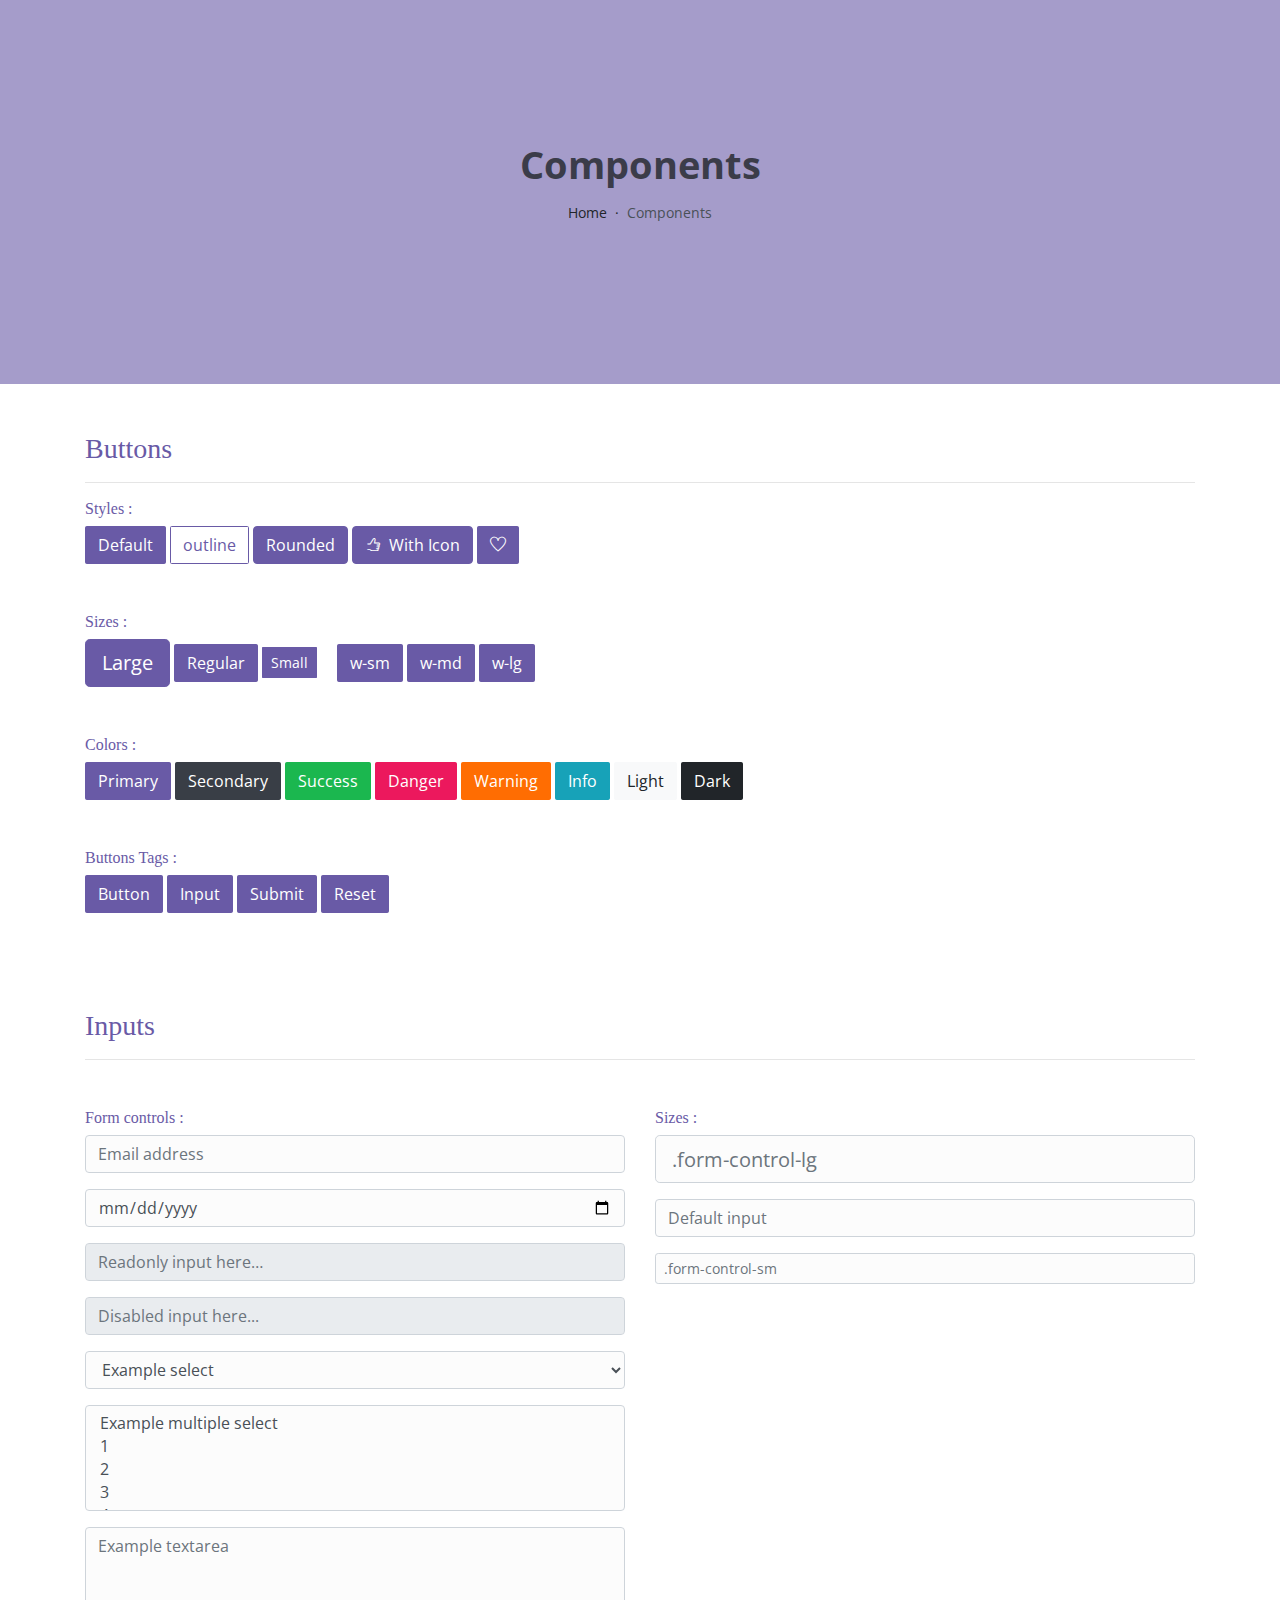
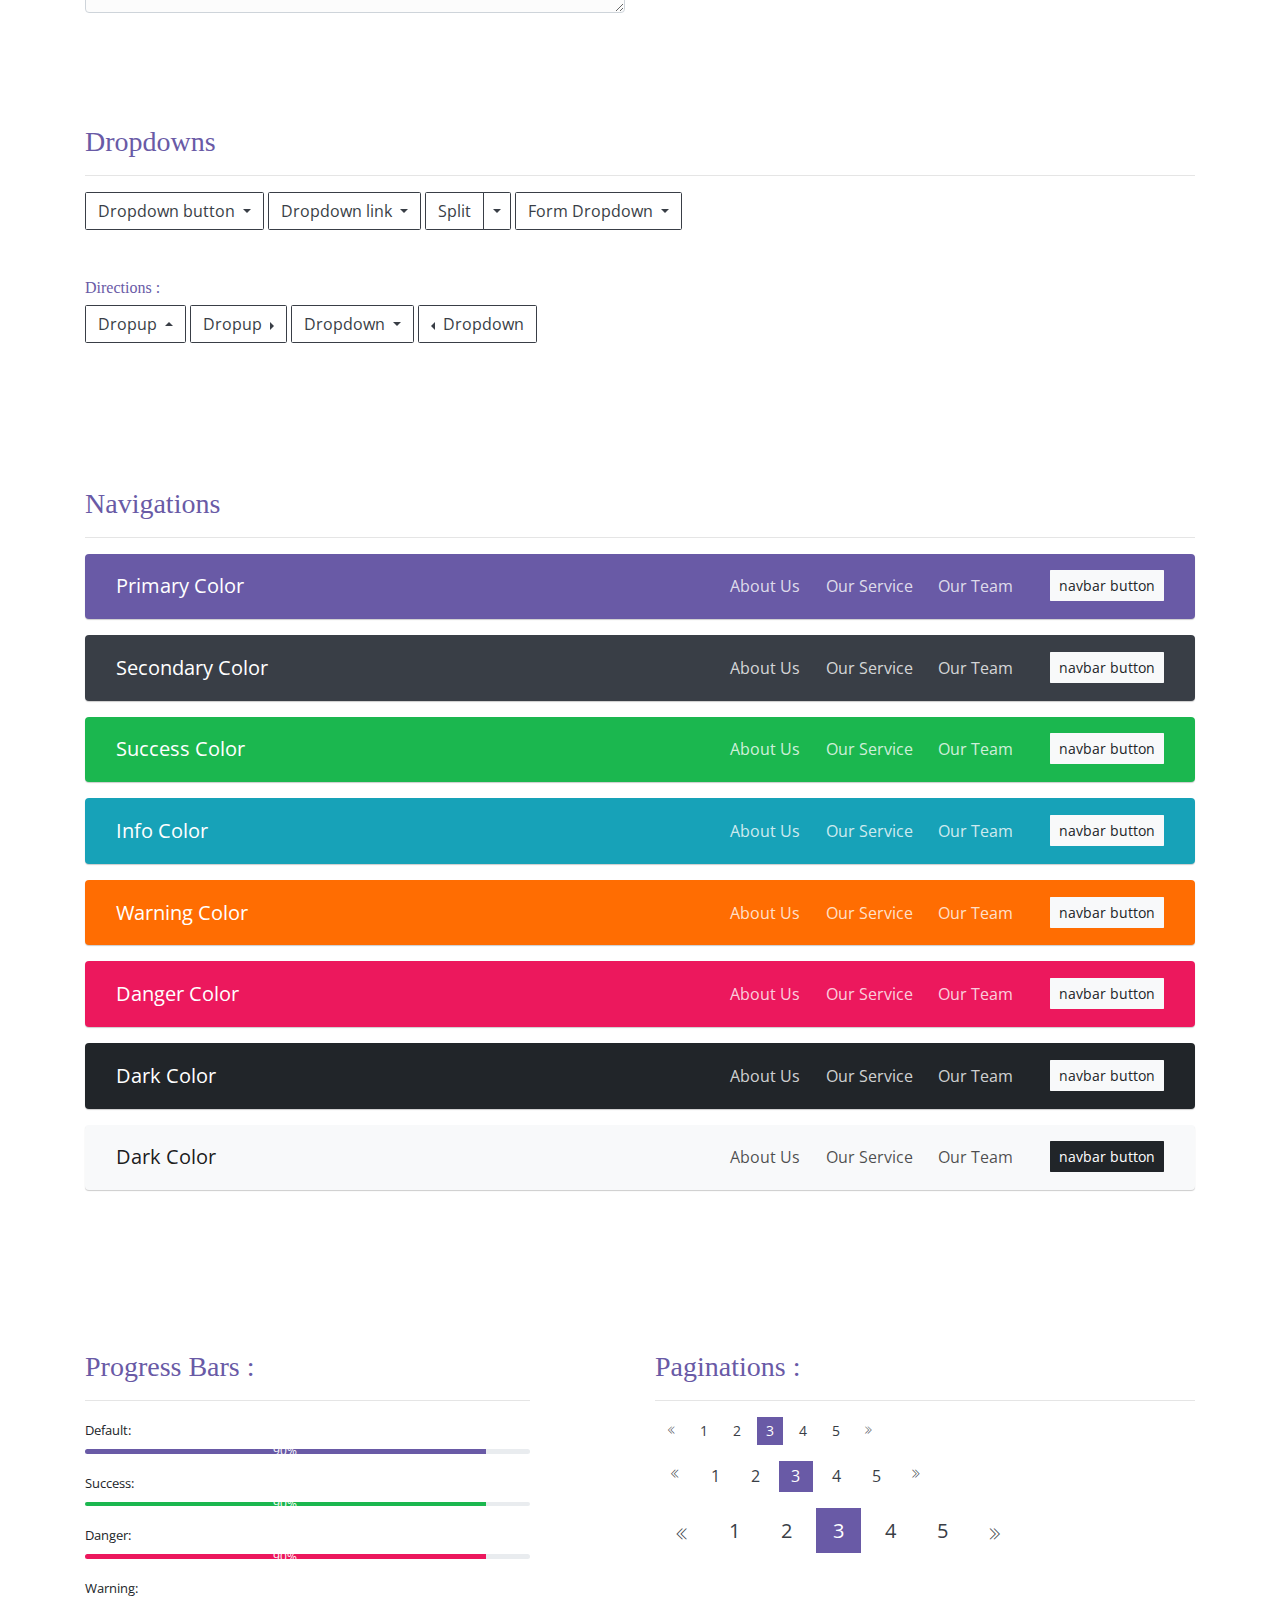
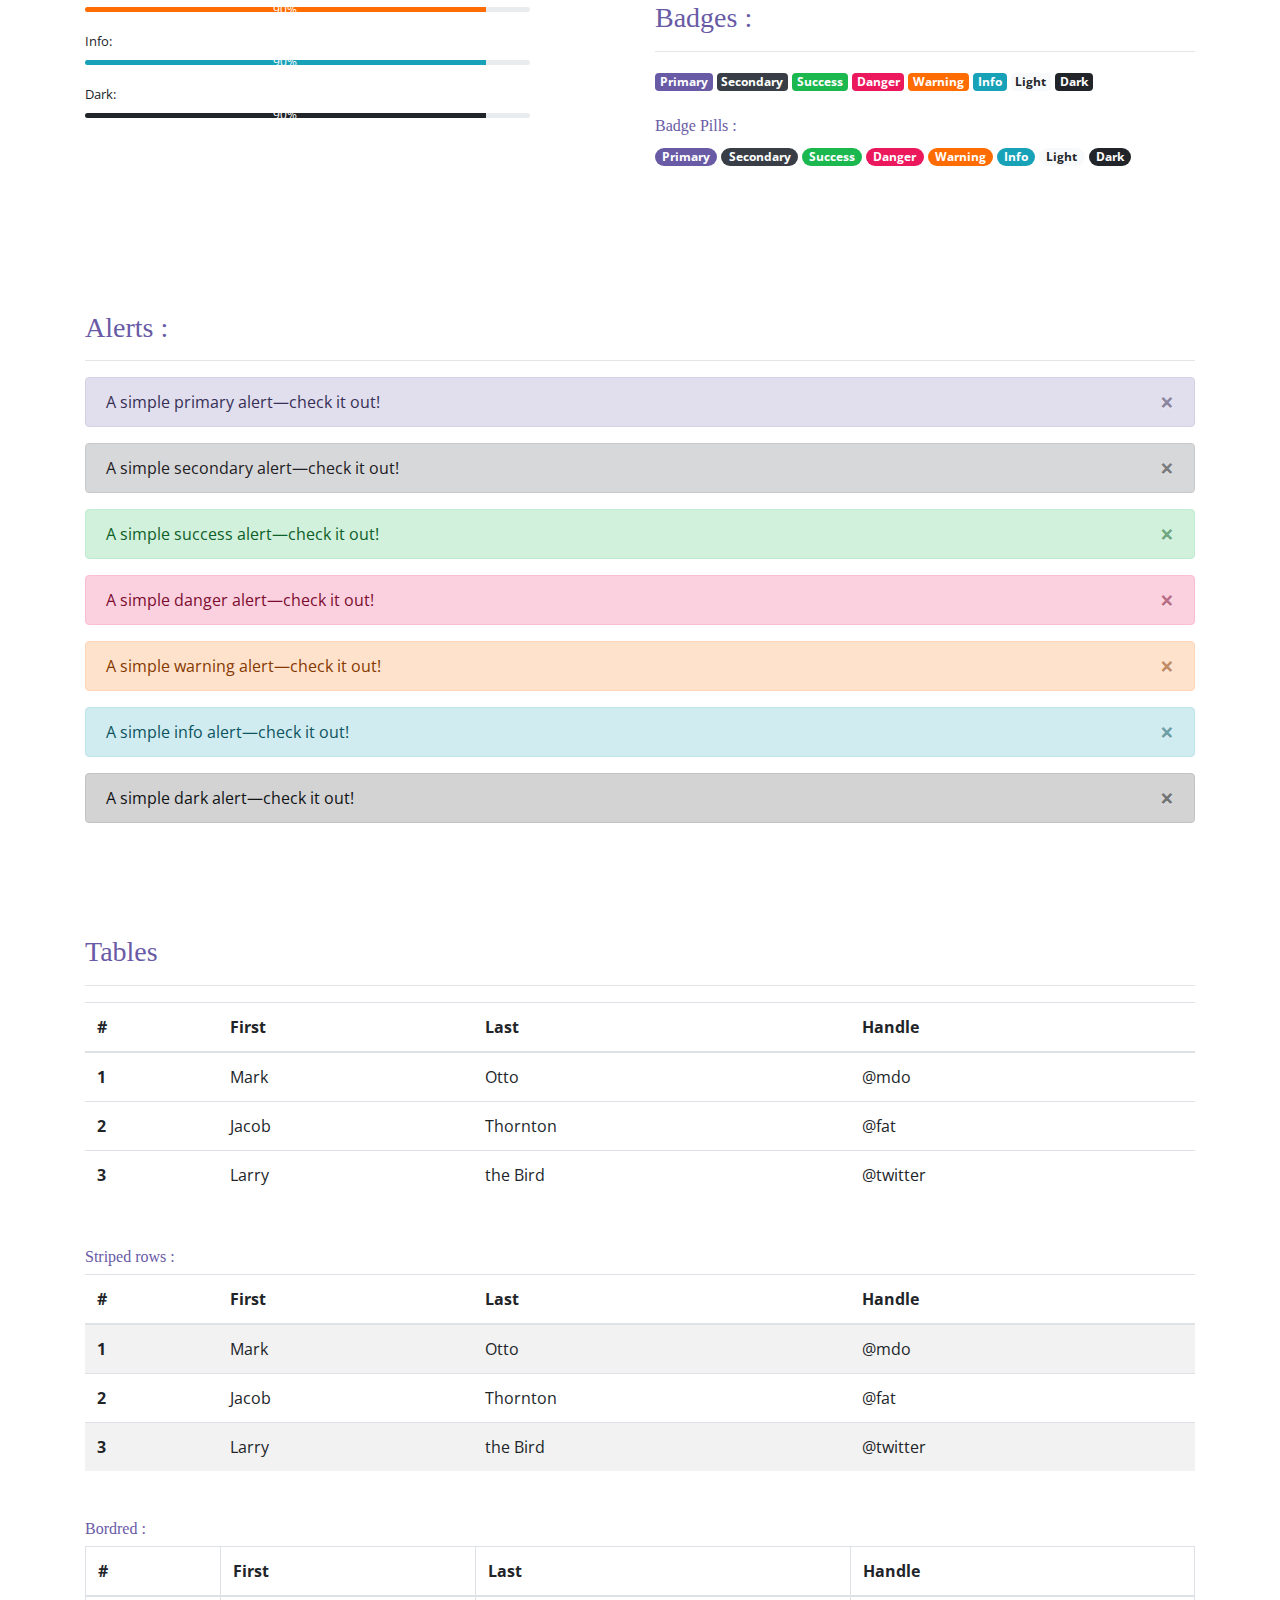
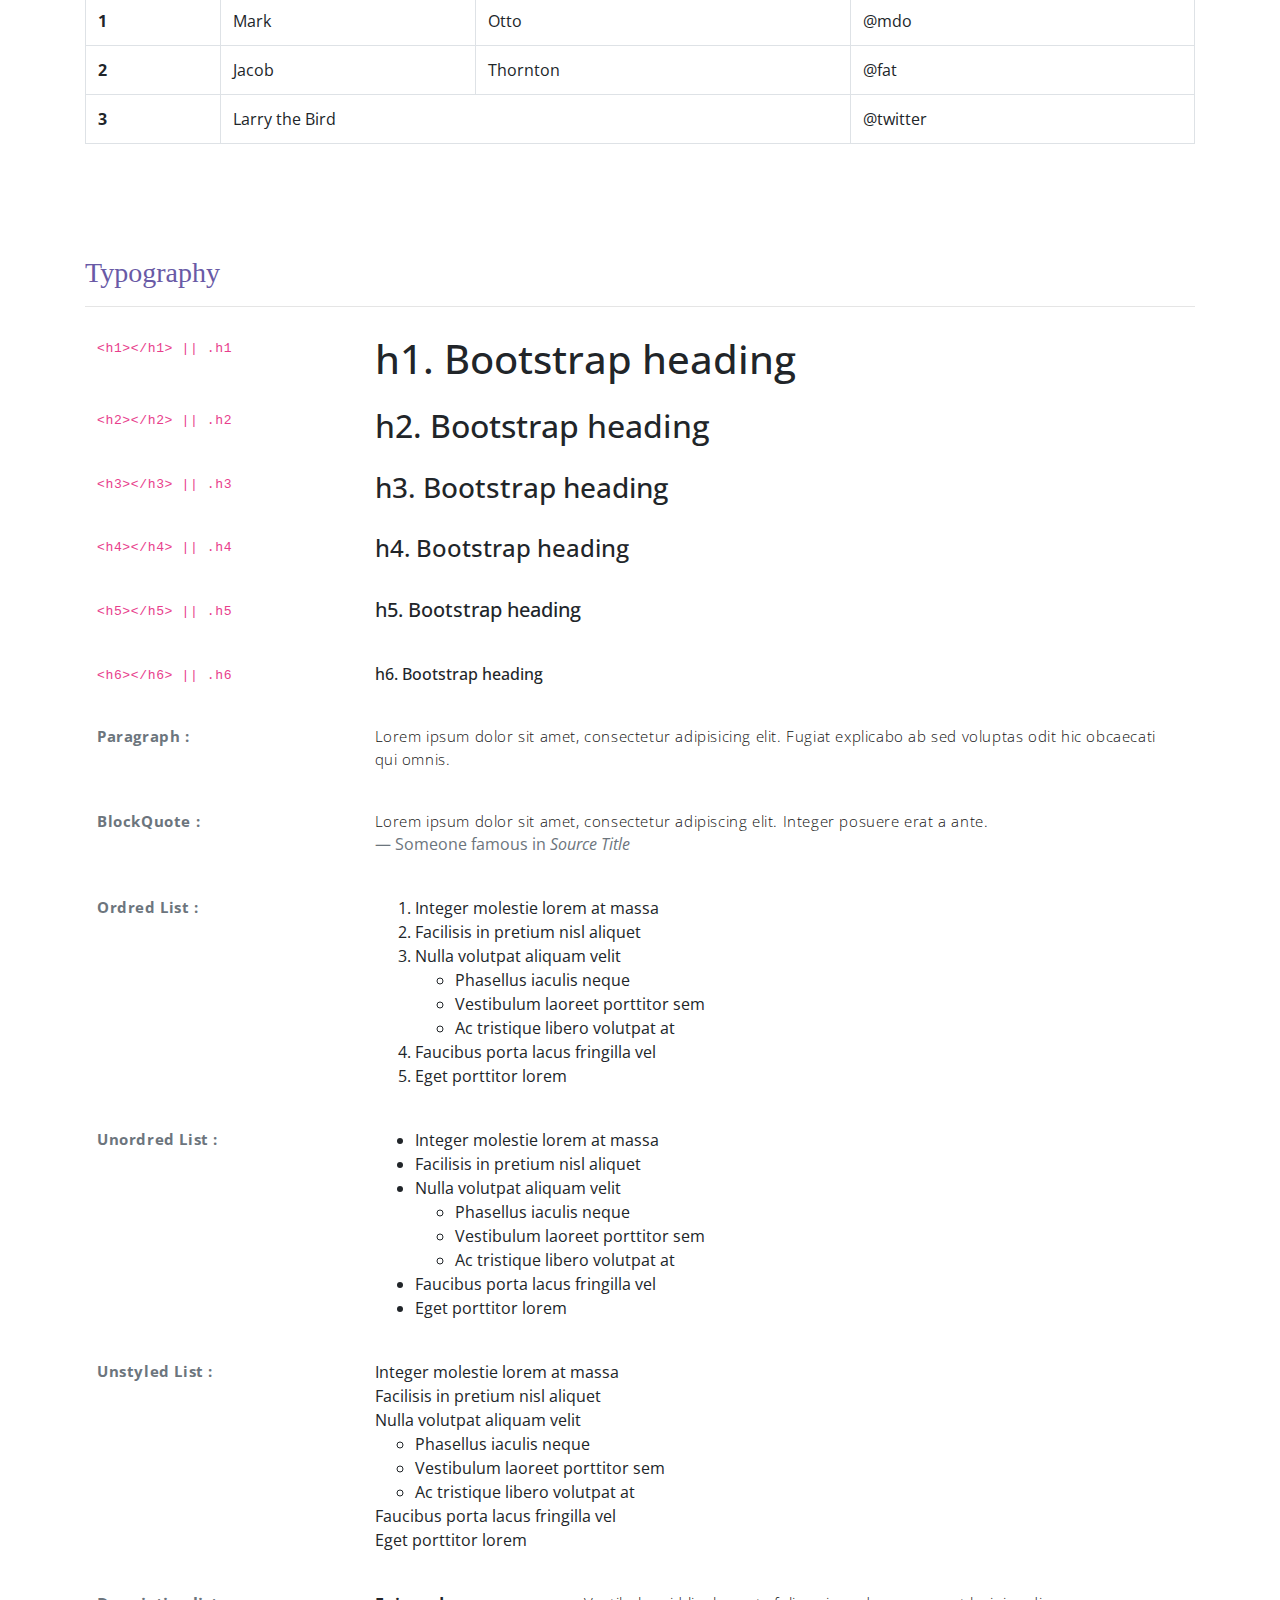
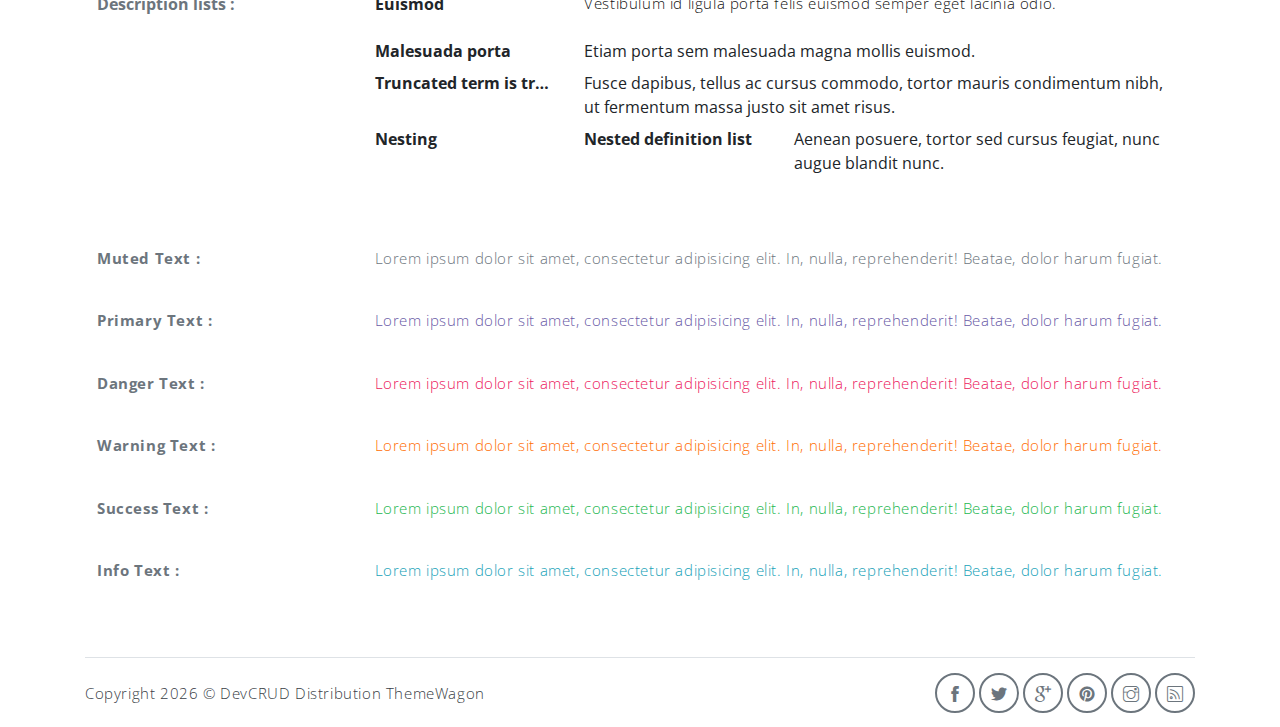
<file: components.html>
<!DOCTYPE html>
<html lang="en">

<head>
   <meta charset="utf-8">
   <meta name="viewport" content="width=device-width, initial-scale=1, shrink-to-fit=no">
   <meta name="description" content="Start your development with Meyawo landing page.">
   <meta name="author" content="Devcrud">
   <title>Meyawo Landing page | Components</title>
   <!-- font icons -->
   <link rel="stylesheet" href="assets/vendors/themify-icons/css/themify-icons.css">
   <!-- Bootstrap + Steller  -->
   <link rel="stylesheet" href="assets/css/meyawo.css">
</head>

<body>

   <!-- Page Header -->
   <header class="header header-mini">
      <div class="header-title">Components</div>
      <nav aria-label="breadcrumb">
         <ol class="breadcrumb">
            <li class="breadcrumb-item"><a href="/">Home</a></li>
            <li class="breadcrumb-item active" aria-current="page">Components</li>
         </ol>
      </nav>
   </header> <!-- End Of Page Header -->

   <!-- main content -->
   <div class="container">

      <!-- Buttons -->
      <h3 class="mt-5">Buttons</h3>
      <hr>
      <h6 class="section-secondary-title">Styles :</h6>
      <button class="btn btn-primary">Default</button>
      <button class="btn btn-outline-primary">outline</button>
      <button class="btn btn-primary rounded">Rounded</button>
      <button class="btn btn-primary rounded"><i class="ti-thumb-up pr-1"></i> With Icon</button>
      <button class="btn btn-primary circle"><i class="ti-heart"></i></button>

      <h6 class="section-secondary-title mt-5">Sizes :</h6>
      <button class="btn btn-primary btn-lg">Large</button>
      <button class="btn btn-primary ">Regular</button>
      <button class="btn btn-primary btn-sm">Small</button>
      <button class="btn btn-primary w-sm ml-3">w-sm</button>
      <button class="btn btn-primary w-md">w-md</button>
      <button class="btn btn-primary w-lg">w-lg</button>

      <h6 class="section-secondary-title mt-5">Colors :</h6>
      <button type="button" class="btn btn-primary">Primary</button>
      <button type="button" class="btn btn-secondary">Secondary</button>
      <button type="button" class="btn btn-success">Success</button>
      <button type="button" class="btn btn-danger">Danger</button>
      <button type="button" class="btn btn-warning">Warning</button>
      <button type="button" class="btn btn-info">Info</button>
      <button type="button" class="btn btn-light">Light</button>
      <button type="button" class="btn btn-dark">Dark</button>

      <h6 class="section-secondary-title mt-5">Buttons Tags :</h6>
      <button class="btn btn-primary" type="submit">Button</button>
      <input class="btn btn-primary" type="button" value="Input">
      <input class="btn btn-primary" type="submit" value="Submit">
      <input class="btn btn-primary" type="reset" value="Reset">

      <!-- devider -->
      <div class="py-5"></div>

      <!-- Inputs -->
      <h3>Inputs</h3>
      <hr>
      <div class="row mt-5">
         <div class="col-md-6">
            <h6 class="section-secondary-title">Form controls :</h6>
            <div class="form-group">
               <input type="email" class="form-control" id="exampleFormControlInput1" placeholder="Email address">
            </div>
            <div class="form-group">
               <input type="date" class="form-control" id="exampleFormControlInput1" placeholder="Date">
            </div>
            <div class="form-group">
               <input class="form-control" type="text" placeholder="Readonly input here…" readonly>
            </div>
            <div class="form-group">
               <input class="form-control" id="disabledInput" type="text" placeholder="Disabled input here..." disabled>
            </div>
            <div class="form-group">
               <select class="form-control" id="exampleFormControlSelect1">
                  <option>Example select</option>
                  <option>1</option>
                  <option>2</option>
                  <option>3</option>
                  <option>4</option>
                  <option>5</option>
               </select>
            </div>
            <div class="form-group">
               <select multiple class="form-control" id="exampleFormControlSelect2">
                  <option>Example multiple select</option>
                  <option>1</option>
                  <option>2</option>
                  <option>3</option>
                  <option>4</option>
                  <option>5</option>
               </select>
            </div>
            <div class="form-group">
               <textarea class="form-control" id="exampleFormControlTextarea1" rows="3"
                  placeholder="Example textarea"></textarea>
            </div>
         </div>
         <div class="col-md-6">
            <h6 class="section-secondary-title">Sizes :</h6>
            <div class="form-group">
               <input class="form-control form-control-lg" type="text" placeholder=".form-control-lg">
            </div>
            <div class="form-group">
               <input class="form-control" type="text" placeholder="Default input">
            </div>
            <div class="form-group">
               <input class="form-control form-control-sm" type="text" placeholder=".form-control-sm">
            </div>
         </div>
      </div> <!-- end of inputs -->

      <!-- devider -->
      <div class="py-5"></div>

      <!-- Dropdowns -->
      <h3 class="components-section-title font-weight-normal">Dropdowns</h3>
      <hr>
      <div class="dropdown d-inline-block">
         <button class="btn btn-outline-secondary dropdown-toggle" type="button" id="dropdownMenuButton"
            data-toggle="dropdown" aria-haspopup="true" aria-expanded="false">
            Dropdown button
         </button>
         <div class="dropdown-menu" aria-labelledby="dropdownMenuButton">
            <a class="dropdown-item" href="#">Action</a>
            <a class="dropdown-item" href="#">Another action</a>
            <a class="dropdown-item" href="#">Something else here</a>
         </div>
      </div>
      <div class="dropdown d-inline-block">
         <a class="btn btn-outline-secondary dropdown-toggle" href="#" role="button" id="dropdownMenuLink"
            data-toggle="dropdown" aria-haspopup="true" aria-expanded="false">
            Dropdown link
         </a>
         <div class="dropdown-menu" aria-labelledby="dropdownMenuLink">
            <a class="dropdown-item" href="#">Action</a>
            <a class="dropdown-item" href="#">Another action</a>
            <a class="dropdown-item" href="#">Something else here</a>
         </div>
      </div>
      <div class="btn-group">
         <button type="button" class="btn btn-outline-secondary">Split</button>
         <button type="button" class="btn btn-outline-secondary dropdown-toggle dropdown-toggle-split"
            data-toggle="dropdown" aria-haspopup="true" aria-expanded="false">
            <span class="sr-only">Toggle Dropdown</span>
         </button>
         <div class="dropdown-menu">
            <a class="dropdown-item" href="#">Action</a>
            <a class="dropdown-item" href="#">Another action</a>
            <a class="dropdown-item" href="#">Something else here</a>
            <div class="dropdown-divider"></div>
            <a class="dropdown-item" href="#">Separated link</a>
         </div>
      </div>
      <div class="btn-group">
         <button class="btn btn-outline-secondary dropdown-toggle" type="button" id="dropdownMenuButton"
            data-toggle="dropdown" aria-haspopup="true" aria-expanded="false">
            Form Dropdown
         </button>
         <div class="dropdown-menu form">
            <form class="px-4 py-3">
               <div class="form-group">
                  <input type="email" class="form-control" id="exampleDropdownFormEmail1"
                     placeholder="email@example.com">
               </div>
               <div class="form-group">
                  <input type="password" class="form-control" id="exampleDropdownFormPassword1" placeholder="Password">
               </div>
               <div class="form-check mb-3">
                  <input type="checkbox" class="form-check-input" id="dropdownCheck">
                  <label class="form-check-label" for="dropdownCheck">
                     Remember me
                  </label>
               </div>
               <button type="submit" class="btn btn-primary btn-block">Sign in</button>
            </form>
            <div class="dropdown-divider"></div>
            <a class="dropdown-item" href="#"><small>New around here? Sign up</small></a>
            <a class="dropdown-item" href="#"><small>Forgot password?</small></a>
         </div>
      </div>
      <h6 class="section-secondary-title mt-5">Directions :</h6>
      <div class="btn-group dropup">
         <button type="button" class="btn btn-outline-secondary dropdown-toggle" data-toggle="dropdown"
            aria-haspopup="true" aria-expanded="false">
            Dropup
         </button>
         <div class="dropdown-menu">
            <a class="dropdown-item" href="#">Action</a>
            <a class="dropdown-item" href="#">Another action</a>
            <a class="dropdown-item" href="#">Something else here</a>
            <div class="dropdown-divider"></div>
            <a class="dropdown-item" href="#">Separated link</a>
         </div>
      </div>
      <div class="btn-group dropright">
         <button type="button" class="btn btn-outline-secondary dropdown-toggle" data-toggle="dropdown"
            aria-haspopup="true" aria-expanded="false">
            Dropup
         </button>
         <div class="dropdown-menu">
            <a class="dropdown-item" href="#">Action</a>
            <a class="dropdown-item" href="#">Another action</a>
            <a class="dropdown-item" href="#">Something else here</a>
            <div class="dropdown-divider"></div>
            <a class="dropdown-item" href="#">Separated link</a>
         </div>
      </div>
      <div class="btn-group">
         <button type="button" class="btn btn-outline-secondary dropdown-toggle" data-toggle="dropdown"
            aria-haspopup="true" aria-expanded="false">
            Dropdown
         </button>
         <div class="dropdown-menu">
            <a class="dropdown-item" href="#">Action</a>
            <a class="dropdown-item" href="#">Another action</a>
            <a class="dropdown-item" href="#">Something else here</a>
            <div class="dropdown-divider"></div>
            <a class="dropdown-item" href="#">Separated link</a>
         </div>
      </div>
      <div class="btn-group dropleft">
         <button type="button" class="btn btn-outline-secondary dropdown-toggle" data-toggle="dropdown"
            aria-haspopup="true" aria-expanded="false">
            Dropdown
         </button>
         <div class="dropdown-menu">
            <a class="dropdown-item" href="#">Action</a>
            <a class="dropdown-item" href="#">Another action</a>
            <a class="dropdown-item" href="#">Something else here</a>
            <div class="dropdown-divider"></div>
            <a class="dropdown-item" href="#">Separated link</a>
         </div>
      </div> <!-- end of Dropdowns -->

      <!-- devider -->
      <div class="py-5"></div>

      <!-- navbars -->
      <h3 class="components-section-title font-weight-normal mt-5">Navigations</h3>
      <hr>
      <nav class="navbar navbar-expand-sm navbar-dark bg-primary rounded shadow mb-3">
         <div class="container">
            <a class="navbar-brand" href="#">Primary Color</a>
            <button class="navbar-toggler ml-auto" type="button" data-toggle="collapse"
               data-target="#navbarSupportedContent" aria-controls="navbarSupportedContent" aria-expanded="false"
               aria-label="Toggle navigation">
               <span class="navbar-toggler-icon"></span>
            </button>
            <div class="collapse navbar-collapse" id="navbarSupportedContent">
               <ul class="navbar-nav ml-auto">
                  <li class="nav-item">
                     <a class="nav-link" href="#about">About Us</a>
                  </li>
                  <li class="nav-item">
                     <a class="nav-link" href="#service">Our Service</a>
                  </li>
                  <li class="nav-item">
                     <a class="nav-link" href="#team">Our Team</a>
                  </li>
                  <li class="nav-item">
                     <a href="#book-table" class="ml-4 mt-1 btn btn-light btn-sm">navbar button</a>
                  </li>
               </ul>
            </div>
         </div>
      </nav>
      <nav class="navbar navbar-expand-sm navbar-dark bg-secondary rounded shadow mb-3">
         <div class="container">
            <a class="navbar-brand" href="#">Secondary Color</a>
            <button class="navbar-toggler ml-auto" type="button" data-toggle="collapse"
               data-target="#navbarSupportedContent" aria-controls="navbarSupportedContent" aria-expanded="false"
               aria-label="Toggle navigation">
               <span class="navbar-toggler-icon"></span>
            </button>
            <div class="collapse navbar-collapse" id="navbarSupportedContent">
               <ul class="navbar-nav ml-auto">
                  <li class="nav-item">
                     <a class="nav-link" href="#about">About Us</a>
                  </li>
                  <li class="nav-item">
                     <a class="nav-link" href="#service">Our Service</a>
                  </li>
                  <li class="nav-item">
                     <a class="nav-link" href="#team">Our Team</a>
                  </li>
                  <li class="nav-item">
                     <a href="#book-table" class="ml-4 mt-1 btn btn-light btn-sm">navbar button</a>
                  </li>
               </ul>
            </div>
         </div>
      </nav>
      <nav class="navbar navbar-expand-sm navbar-dark bg-success rounded shadow mb-3">
         <div class="container">
            <a class="navbar-brand" href="#">Success Color</a>
            <button class="navbar-toggler ml-auto" type="button" data-toggle="collapse"
               data-target="#navbarSupportedContent" aria-controls="navbarSupportedContent" aria-expanded="false"
               aria-label="Toggle navigation">
               <span class="navbar-toggler-icon"></span>
            </button>
            <div class="collapse navbar-collapse" id="navbarSupportedContent">
               <ul class="navbar-nav ml-auto">
                  <li class="nav-item">
                     <a class="nav-link" href="#about">About Us</a>
                  </li>
                  <li class="nav-item">
                     <a class="nav-link" href="#service">Our Service</a>
                  </li>
                  <li class="nav-item">
                     <a class="nav-link" href="#team">Our Team</a>
                  </li>
                  <li class="nav-item">
                     <a href="#book-table" class="ml-4 mt-1 btn btn-light btn-sm">navbar button</a>
                  </li>
               </ul>
            </div>
         </div>
      </nav>
      <nav class="navbar navbar-expand-sm navbar-dark bg-info rounded shadow mb-3">
         <div class="container">
            <a class="navbar-brand" href="#">Info Color</a>
            <button class="navbar-toggler ml-auto" type="button" data-toggle="collapse"
               data-target="#navbarSupportedContent" aria-controls="navbarSupportedContent" aria-expanded="false"
               aria-label="Toggle navigation">
               <span class="navbar-toggler-icon"></span>
            </button>
            <div class="collapse navbar-collapse" id="navbarSupportedContent">
               <ul class="navbar-nav ml-auto">
                  <li class="nav-item">
                     <a class="nav-link" href="#about">About Us</a>
                  </li>
                  <li class="nav-item">
                     <a class="nav-link" href="#service">Our Service</a>
                  </li>
                  <li class="nav-item">
                     <a class="nav-link" href="#team">Our Team</a>
                  </li>
                  <li class="nav-item">
                     <a href="#book-table" class="ml-4 mt-1 btn btn-light btn-sm">navbar button</a>
                  </li>
               </ul>
            </div>
         </div>
      </nav>
      <nav class="navbar navbar-expand-sm navbar-dark bg-warning rounded shadow mb-3">
         <div class="container">
            <a class="navbar-brand" href="#">Warning Color</a>
            <button class="navbar-toggler ml-auto" type="button" data-toggle="collapse"
               data-target="#navbarSupportedContent" aria-controls="navbarSupportedContent" aria-expanded="false"
               aria-label="Toggle navigation">
               <span class="navbar-toggler-icon"></span>
            </button>
            <div class="collapse navbar-collapse" id="navbarSupportedContent">
               <ul class="navbar-nav ml-auto">
                  <li class="nav-item">
                     <a class="nav-link" href="#about">About Us</a>
                  </li>
                  <li class="nav-item">
                     <a class="nav-link" href="#service">Our Service</a>
                  </li>
                  <li class="nav-item">
                     <a class="nav-link" href="#team">Our Team</a>
                  </li>
                  <li class="nav-item">
                     <a href="#book-table" class="ml-4 mt-1 btn btn-light btn-sm">navbar button</a>
                  </li>
               </ul>
            </div>
         </div>
      </nav>
      <nav class="navbar navbar-expand-sm navbar-dark bg-danger rounded shadow mb-3">
         <div class="container">
            <a class="navbar-brand" href="#">Danger Color</a>
            <button class="navbar-toggler ml-auto" type="button" data-toggle="collapse"
               data-target="#navbarSupportedContent" aria-controls="navbarSupportedContent" aria-expanded="false"
               aria-label="Toggle navigation">
               <span class="navbar-toggler-icon"></span>
            </button>
            <div class="collapse navbar-collapse" id="navbarSupportedContent">
               <ul class="navbar-nav ml-auto">
                  <li class="nav-item">
                     <a class="nav-link" href="#about">About Us</a>
                  </li>
                  <li class="nav-item">
                     <a class="nav-link" href="#service">Our Service</a>
                  </li>
                  <li class="nav-item">
                     <a class="nav-link" href="#team">Our Team</a>
                  </li>
                  <li class="nav-item">
                     <a href="#book-table" class="ml-4 mt-1 btn btn-light btn-sm">navbar button</a>
                  </li>
               </ul>
            </div>
         </div>
      </nav>
      <nav class="navbar navbar-expand-sm navbar-dark bg-dark rounded shadow mb-3">
         <div class="container">
            <a class="navbar-brand" href="#">Dark Color</a>
            <button class="navbar-toggler ml-auto" type="button" data-toggle="collapse"
               data-target="#navbarSupportedContent" aria-controls="navbarSupportedContent" aria-expanded="false"
               aria-label="Toggle navigation">
               <span class="navbar-toggler-icon"></span>
            </button>
            <div class="collapse navbar-collapse" id="navbarSupportedContent">
               <ul class="navbar-nav ml-auto">
                  <li class="nav-item">
                     <a class="nav-link" href="#about">About Us</a>
                  </li>
                  <li class="nav-item">
                     <a class="nav-link" href="#service">Our Service</a>
                  </li>
                  <li class="nav-item">
                     <a class="nav-link" href="#team">Our Team</a>
                  </li>
                  <li class="nav-item">
                     <a href="#book-table" class="ml-4 mt-1 btn btn-light btn-sm">navbar button</a>
                  </li>
               </ul>
            </div>
         </div>
      </nav>
      <nav class="navbar navbar-expand-sm navbar-light bg-light rounded shadow mb-3">
         <div class="container">
            <a class="navbar-brand" href="#">Dark Color</a>
            <button class="navbar-toggler ml-auto" type="button" data-toggle="collapse"
               data-target="#navbarSupportedContent" aria-controls="navbarSupportedContent" aria-expanded="false"
               aria-label="Toggle navigation">
               <span class="navbar-toggler-icon"></span>
            </button>
            <div class="collapse navbar-collapse" id="navbarSupportedContent">
               <ul class="navbar-nav ml-auto">
                  <li class="nav-item">
                     <a class="nav-link" href="#about">About Us</a>
                  </li>
                  <li class="nav-item">
                     <a class="nav-link" href="#service">Our Service</a>
                  </li>
                  <li class="nav-item">
                     <a class="nav-link" href="#team">Our Team</a>
                  </li>
                  <li class="nav-item">
                     <a href="#book-table" class="ml-4 mt-1 btn btn-dark btn-sm">navbar button</a>
                  </li>
               </ul>
            </div>
         </div>
      </nav>
      <!-- End of navbars -->

      <!-- devider -->
      <div class="py-5"></div>

      <!-- progress bars -->
      <div class="row justify-content-between">
         <div class="col-md-5">
            <h3 class="components-section-title font-weight-normal mt-5">Progress Bars :</h3>
            <hr>
            <small>Default: </small>
            <div class="progress mt-2 mb-3">
               <div class="progress-bar" role="progressbar" style="width: 90%" aria-valuenow="25" aria-valuemin="0"
                  aria-valuemax="100"><span>90%</span></div>
            </div>
            <small>Success:</small>
            <div class="progress mt-2 mb-3">
               <div class="progress-bar bg-success" role="progressbar" style="width: 90%" aria-valuenow="25"
                  aria-valuemin="0" aria-valuemax="100"><span>90%</span></div>
            </div>
            <small>Danger:</small>
            <div class="progress mt-2 mb-3">
               <div class="progress-bar bg-danger" role="progressbar" style="width: 90%" aria-valuenow="25"
                  aria-valuemin="0" aria-valuemax="100"><span>90%</span></div>
            </div>
            <small>Warning:</small>
            <div class="progress mt-2 mb-3">
               <div class="progress-bar bg-warning" role="progressbar" style="width: 90%" aria-valuenow="25"
                  aria-valuemin="0" aria-valuemax="100"><span>90%</span></div>
            </div>
            <small>Info:</small>
            <div class="progress mt-2 mb-3">
               <div class="progress-bar bg-info" role="progressbar" style="width: 90%" aria-valuenow="25"
                  aria-valuemin="0" aria-valuemax="100"><span>90%</span></div>
            </div>
            <small>Dark:</small>
            <div class="progress mt-2 mb-3">
               <div class="progress-bar bg-dark" role="progressbar" style="width: 90%" aria-valuenow="25"
                  aria-valuemin="0" aria-valuemax="100"><span>90%</span></div>
            </div>
         </div>
         <div class="col-md-6">
            <h3 class="components-section-title font-weight-normal mt-5">Paginations :</h3>
            <hr>
            <nav aria-label="Page navigation example">
               <ul class="pagination pagination-sm">
                  <li class="page-item"><a class="page-link" href="#"><i class="ti-angle-double-left"></i></a></li>
                  <li class="page-item"><a class="page-link" href="#">1</a></li>
                  <li class="page-item"><a class="page-link" href="#">2</a></li>
                  <li class="page-item active"><a class="page-link" href="#">3</a></li>
                  <li class="page-item"><a class="page-link" href="#">4</a></li>
                  <li class="page-item"><a class="page-link" href="#">5</a></li>
                  <li class="page-item"><a class="page-link" href="#"><i class="ti-angle-double-right"></i></a></li>
               </ul>
            </nav>
            <nav aria-label="Page navigation example">
               <ul class="pagination">
                  <li class="page-item"><a class="page-link" href="#"><i class="ti-angle-double-left"></i></a></li>
                  <li class="page-item"><a class="page-link" href="#">1</a></li>
                  <li class="page-item"><a class="page-link" href="#">2</a></li>
                  <li class="page-item active"><a class="page-link" href="#">3</a></li>
                  <li class="page-item"><a class="page-link" href="#">4</a></li>
                  <li class="page-item"><a class="page-link" href="#">5</a></li>
                  <li class="page-item"><a class="page-link" href="#"><i class="ti-angle-double-right"></i></a></li>
               </ul>
            </nav>
            <nav aria-label="Page navigation example">
               <ul class="pagination pagination-lg">
                  <li class="page-item"><a class="page-link" href="#"><i class="ti-angle-double-left"></i></a></li>
                  <li class="page-item"><a class="page-link" href="#">1</a></li>
                  <li class="page-item"><a class="page-link" href="#">2</a></li>
                  <li class="page-item active"><a class="page-link" href="#">3</a></li>
                  <li class="page-item"><a class="page-link" href="#">4</a></li>
                  <li class="page-item"><a class="page-link" href="#">5</a></li>
                  <li class="page-item"><a class="page-link" href="#"><i class="ti-angle-double-right"></i></a></li>
               </ul>
            </nav>

            <!-- Badges -->
            <h3 class="components-section-title font-weight-normal mt-5">Badges :</h3>
            <hr>
            <span class="badge badge-primary">Primary</span>
            <span class="badge badge-secondary">Secondary</span>
            <span class="badge badge-success">Success</span>
            <span class="badge badge-danger">Danger</span>
            <span class="badge badge-warning">Warning</span>
            <span class="badge badge-info">Info</span>
            <span class="badge badge-light">Light</span>
            <span class="badge badge-dark">Dark</span>
            <h6 class="section-secondary-title mt-4 mb-2">Badge Pills :</h6>
            <span class="badge badge-pill badge-primary">Primary</span>
            <span class="badge badge-pill badge-secondary">Secondary</span>
            <span class="badge badge-pill badge-success">Success</span>
            <span class="badge badge-pill badge-danger">Danger</span>
            <span class="badge badge-pill badge-warning">Warning</span>
            <span class="badge badge-pill badge-info">Info</span>
            <span class="badge badge-pill badge-light">Light</span>
            <span class="badge badge-pill badge-dark">Dark</span>
         </div>
      </div> <!-- End of Progress bars -->

      <!-- devider -->
      <div class="py-5"></div>

      <!-- Alerts -->
      <h3 class="components-section-title font-weight-normal mt-5">Alerts :</h3>
      <hr>
      <div class="alert alert-primary alert-dismissible fade show" role="alert">
         A simple primary alert—check it out!
         <button type="button" class="close" data-dismiss="alert" aria-label="Close">
            <span aria-hidden="true">&times;</span>
         </button>
      </div>
      <div class="alert alert-secondary alert-dismissible fade show" role="alert">
         A simple secondary alert—check it out!
         <button type="button" class="close" data-dismiss="alert" aria-label="Close">
            <span aria-hidden="true">&times;</span>
         </button>
      </div>
      <div class="alert alert-success alert-dismissible fade show" role="alert">
         A simple success alert—check it out!
         <button type="button" class="close" data-dismiss="alert" aria-label="Close">
            <span aria-hidden="true">&times;</span>
         </button>
      </div>
      <div class="alert alert-danger alert-dismissible fade show" role="alert">
         A simple danger alert—check it out!
         <button type="button" class="close" data-dismiss="alert" aria-label="Close">
            <span aria-hidden="true">&times;</span>
         </button>
      </div>
      <div class="alert alert-warning alert-dismissible fade show" role="alert">
         A simple warning alert—check it out!
         <button type="button" class="close" data-dismiss="alert" aria-label="Close">
            <span aria-hidden="true">&times;</span>
         </button>
      </div>
      <div class="alert alert-info alert-dismissible fade show" role="alert">
         A simple info alert—check it out!
         <button type="button" class="close" data-dismiss="alert" aria-label="Close">
            <span aria-hidden="true">&times;</span>
         </button>
      </div>
      <div class="alert alert-dark alert-dismissible fade show" role="alert">
         A simple dark alert—check it out!
         <button type="button" class="close" data-dismiss="alert" aria-label="Close">
            <span aria-hidden="true">&times;</span>
         </button>
      </div>
      <!-- end of alerts -->

      <!-- devider -->
      <div class="py-5"></div>

      <!-- tables -->
      <h3 class="components-section-title">Tables</h3>
      <hr>
      <table class="table">
         <thead>
            <tr>
               <th scope="col">#</th>
               <th scope="col">First</th>
               <th scope="col">Last</th>
               <th scope="col">Handle</th>
            </tr>
         </thead>
         <tbody>
            <tr>
               <th scope="row">1</th>
               <td>Mark</td>
               <td>Otto</td>
               <td>@mdo</td>
            </tr>
            <tr>
               <th scope="row">2</th>
               <td>Jacob</td>
               <td>Thornton</td>
               <td>@fat</td>
            </tr>
            <tr>
               <th scope="row">3</th>
               <td>Larry</td>
               <td>the Bird</td>
               <td>@twitter</td>
            </tr>
         </tbody>
      </table>

      <h6 class="section-secondary-title mt-5">Striped rows :</h6>
      <table class="table table-striped">
         <thead>
            <tr>
               <th scope="col">#</th>
               <th scope="col">First</th>
               <th scope="col">Last</th>
               <th scope="col">Handle</th>
            </tr>
         </thead>
         <tbody>
            <tr>
               <th scope="row">1</th>
               <td>Mark</td>
               <td>Otto</td>
               <td>@mdo</td>
            </tr>
            <tr>
               <th scope="row">2</th>
               <td>Jacob</td>
               <td>Thornton</td>
               <td>@fat</td>
            </tr>
            <tr>
               <th scope="row">3</th>
               <td>Larry</td>
               <td>the Bird</td>
               <td>@twitter</td>
            </tr>
         </tbody>
      </table>

      <h6 class="section-secondary-title mt-5">Bordred :</h6>
      <table class="table table-bordered">
         <thead>
            <tr>
               <th scope="col">#</th>
               <th scope="col">First</th>
               <th scope="col">Last</th>
               <th scope="col">Handle</th>
            </tr>
         </thead>
         <tbody>
            <tr>
               <th scope="row">1</th>
               <td>Mark</td>
               <td>Otto</td>
               <td>@mdo</td>
            </tr>
            <tr>
               <th scope="row">2</th>
               <td>Jacob</td>
               <td>Thornton</td>
               <td>@fat</td>
            </tr>
            <tr>
               <th scope="row">3</th>
               <td colspan="2">Larry the Bird</td>
               <td>@twitter</td>
            </tr>
         </tbody>
      </table>
      <!-- end of tables -->

      <!-- devider -->
      <div class="py-5"></div>

      <!-- typography -->
      <h3 class="components-section-title">Typography</h3>
      <hr>
      <table class="table table-borderless v-align-center">
         <tbody>
            <tr>
               <td>
                  <p><code class="highlighter-rouge">&lt;h1&gt;&lt;/h1&gt; || .h1</code></p>
               </td>
               <td class="w-75"><span class="h1">h1. Bootstrap heading</span></td>
            </tr>
            <tr>
               <td>
                  <p><code class="highlighter-rouge">&lt;h2&gt;&lt;/h2&gt; || .h2</code></p>
               </td>
               <td><span class="h2">h2. Bootstrap heading</span></td>
            </tr>
            <tr>
               <td>
                  <p><code class="highlighter-rouge">&lt;h3&gt;&lt;/h3&gt; || .h3</code></p>
               </td>
               <td><span class="h3">h3. Bootstrap heading</span></td>
            </tr>
            <tr>
               <td>
                  <p><code class="highlighter-rouge">&lt;h4&gt;&lt;/h4&gt; || .h4</code></p>
               </td>
               <td><span class="h4">h4. Bootstrap heading</span></td>
            </tr>
            <tr>
               <td>
                  <p><code class="highlighter-rouge">&lt;h5&gt;&lt;/h5&gt; || .h5</code></p>
               </td>
               <td><span class="h5">h5. Bootstrap heading</span></td>
            </tr>
            <tr>
               <td>
                  <p><code class="highlighter-rouge">&lt;h6&gt;&lt;/h6&gt; || .h6</code></p>
               </td>
               <td><span class="h6">h6. Bootstrap heading</span></td>
            </tr>
            <tr>
               <td>
                  <p class="font-weight-bold text-muted">Paragraph :</p>
               </td>
               <td>
                  <p>Lorem ipsum dolor sit amet, consectetur adipisicing elit. Fugiat explicabo ab sed voluptas odit hic
                     obcaecati qui omnis.</p>
               </td>
            </tr>
            <tr>
               <td>
                  <p class="font-weight-bold text-muted">BlockQuote :</p>
               </td>
               <td>
                  <blockquote class="blockquote">
                     <p class="mb-0">Lorem ipsum dolor sit amet, consectetur adipiscing elit. Integer posuere erat a
                        ante.</p>
                     <footer class="blockquote-footer">Someone famous in <cite title="Source Title">Source Title</cite>
                     </footer>
                  </blockquote>
               </td>
            </tr>

            <tr>
               <td>
                  <p class="font-weight-bold text-muted">Ordred List :</p>
               </td>
               <td>
                  <ol>
                     <li>Integer molestie lorem at massa</li>
                     <li>Facilisis in pretium nisl aliquet</li>
                     <li>Nulla volutpat aliquam velit
                        <ul>
                           <li>Phasellus iaculis neque</li>
                           <li>Vestibulum laoreet porttitor sem</li>
                           <li>Ac tristique libero volutpat at</li>
                        </ul>
                     </li>
                     <li>Faucibus porta lacus fringilla vel</li>
                     <li>Eget porttitor lorem</li>
                  </ol>
               </td>
            </tr>
            <tr>
               <td>
                  <p class="font-weight-bold text-muted">Unordred List :</p>
               </td>
               <td>
                  <ul>
                     <li>Integer molestie lorem at massa</li>
                     <li>Facilisis in pretium nisl aliquet</li>
                     <li>Nulla volutpat aliquam velit
                        <ul>
                           <li>Phasellus iaculis neque</li>
                           <li>Vestibulum laoreet porttitor sem</li>
                           <li>Ac tristique libero volutpat at</li>
                        </ul>
                     </li>
                     <li>Faucibus porta lacus fringilla vel</li>
                     <li>Eget porttitor lorem</li>
                  </ul>
               </td>
            </tr>
            <tr>
               <td>
                  <p class="font-weight-bold text-muted">Unstyled List :</p>
               </td>
               <td>
                  <ul class="list-unstyled">
                     <li>Integer molestie lorem at massa</li>
                     <li>Facilisis in pretium nisl aliquet</li>
                     <li>Nulla volutpat aliquam velit
                        <ul>
                           <li>Phasellus iaculis neque</li>
                           <li>Vestibulum laoreet porttitor sem</li>
                           <li>Ac tristique libero volutpat at</li>
                        </ul>
                     </li>
                     <li>Faucibus porta lacus fringilla vel</li>
                     <li>Eget porttitor lorem</li>
                  </ul>
               </td>
            </tr>
            <tr>
               <td class="font-weight-bold text-muted">Description lists : </td>
               <td>
                  <dl class="row">
                     <dt class="col-sm-3">Euismod</dt>
                     <dd class="col-sm-9">
                        <p>Vestibulum id ligula porta felis euismod semper eget lacinia odio.</p>
                     </dd>

                     <dt class="col-sm-3">Malesuada porta</dt>
                     <dd class="col-sm-9">Etiam porta sem malesuada magna mollis euismod.</dd>

                     <dt class="col-sm-3 text-truncate">Truncated term is truncated</dt>
                     <dd class="col-sm-9">Fusce dapibus, tellus ac cursus commodo, tortor mauris condimentum nibh, ut
                        fermentum massa justo sit amet risus.</dd>

                     <dt class="col-sm-3">Nesting</dt>
                     <dd class="col-sm-9">
                        <dl class="row">
                           <dt class="col-sm-4">Nested definition list</dt>
                           <dd class="col-sm-8">Aenean posuere, tortor sed cursus feugiat, nunc augue blandit nunc.</dd>
                        </dl>
                     </dd>
                  </dl>
               </td>
            </tr>
            <tr>
               <td>
                  <p class="font-weight-bold text-muted">Muted Text :</p>
               </td>
               <td>
                  <p class="text-muted">Lorem ipsum dolor sit amet, consectetur adipisicing elit. In, nulla,
                     reprehenderit! Beatae, dolor harum fugiat.</p>
               </td>
            </tr>
            <tr>
               <td>
                  <p class="font-weight-bold text-muted">Primary Text :</p>
               </td>
               <td>
                  <p class="text-primary">Lorem ipsum dolor sit amet, consectetur adipisicing elit. In, nulla,
                     reprehenderit! Beatae, dolor harum fugiat.</p>
               </td>
            </tr>
            <tr>
               <td>
                  <p class="font-weight-bold text-muted">Danger Text :</p>
               </td>
               <td>
                  <p class="text-danger">Lorem ipsum dolor sit amet, consectetur adipisicing elit. In, nulla,
                     reprehenderit! Beatae, dolor harum fugiat.</p>
               </td>
            </tr>
            <tr>
               <td>
                  <p class="font-weight-bold text-muted">Warning Text :</p>
               </td>
               <td>
                  <p class="text-warning">Lorem ipsum dolor sit amet, consectetur adipisicing elit. In, nulla,
                     reprehenderit! Beatae, dolor harum fugiat.</p>
               </td>
            </tr>
            <tr>
               <td>
                  <p class="font-weight-bold text-muted">Success Text :</p>
               </td>
               <td>
                  <p class="text-success">Lorem ipsum dolor sit amet, consectetur adipisicing elit. In, nulla,
                     reprehenderit! Beatae, dolor harum fugiat.</p>
               </td>
            </tr>
            <tr>
               <td>
                  <p class="font-weight-bold text-muted">Info Text :</p>
               </td>
               <td>
                  <p class="text-info">Lorem ipsum dolor sit amet, consectetur adipisicing elit. In, nulla,
                     reprehenderit! Beatae, dolor harum fugiat.</p>
               </td>
            </tr>
         </tbody>
      </table>
   </div>
   <!-- end of typography -->

   <!-- footer -->
   <div class="container mt-5">
      <footer class="footer">
         <p class="mb-0">Copyright
            <script>document.write(new Date().getFullYear())</script> &copy; <a
               href="http://www.devcrud.com">DevCRUD</a> Distribution <a href="https://themewagon.com">ThemeWagon</a>
         </p>
         <div class="social-links text-right m-auto ml-sm-auto">
            <a href="javascript:void(0)" class="link"><i class="ti-facebook"></i></a>
            <a href="javascript:void(0)" class="link"><i class="ti-twitter-alt"></i></a>
            <a href="javascript:void(0)" class="link"><i class="ti-google"></i></a>
            <a href="javascript:void(0)" class="link"><i class="ti-pinterest-alt"></i></a>
            <a href="javascript:void(0)" class="link"><i class="ti-instagram"></i></a>
            <a href="javascript:void(0)" class="link"><i class="ti-rss"></i></a>
         </div>
      </footer>
   </div> <!-- end of page footer -->

   <!-- core  -->
   <script src="assets/vendors/jquery/jquery-3.4.1.js"></script>
   <script src="assets/vendors/bootstrap/bootstrap.bundle.js"></script>

</body>

</html>
</file>
<file: assets/vendors/themify-icons/css/themify-icons.css>
@font-face {
	font-family: 'themify';
	src:url("../fonts/themify.eot?-fvbane");
	src:url("../fonts/themify.eot?#iefix-fvbane") format("embedded-opentype"),
		url("../fonts/themify.woff?-fvbane") format("woff"),
		url("../fonts/themify.ttf?-fvbane") format("truetype"),
		url("../fonts/themify.svg?-fvbane#themify") format("svg");
	font-weight: normal;
	font-style: normal;
}

[class^="ti-"], [class*=" ti-"] {
	font-family: 'themify';
	speak: none;
	font-style: normal;
	font-weight: normal;
	font-variant: normal;
	text-transform: none;
	line-height: 1;

	/* Better Font Rendering =========== */
	-webkit-font-smoothing: antialiased;
	-moz-osx-font-smoothing: grayscale;
}

.ti-wand:before {
	content: "\e600";
}
.ti-volume:before {
	content: "\e601";
}
.ti-user:before {
	content: "\e602";
}
.ti-unlock:before {
	content: "\e603";
}
.ti-unlink:before {
	content: "\e604";
}
.ti-trash:before {
	content: "\e605";
}
.ti-thought:before {
	content: "\e606";
}
.ti-target:before {
	content: "\e607";
}
.ti-tag:before {
	content: "\e608";
}
.ti-tablet:before {
	content: "\e609";
}
.ti-star:before {
	content: "\e60a";
}
.ti-spray:before {
	content: "\e60b";
}
.ti-signal:before {
	content: "\e60c";
}
.ti-shopping-cart:before {
	content: "\e60d";
}
.ti-shopping-cart-full:before {
	content: "\e60e";
}
.ti-settings:before {
	content: "\e60f";
}
.ti-search:before {
	content: "\e610";
}
.ti-zoom-in:before {
	content: "\e611";
}
.ti-zoom-out:before {
	content: "\e612";
}
.ti-cut:before {
	content: "\e613";
}
.ti-ruler:before {
	content: "\e614";
}
.ti-ruler-pencil:before {
	content: "\e615";
}
.ti-ruler-alt:before {
	content: "\e616";
}
.ti-bookmark:before {
	content: "\e617";
}
.ti-bookmark-alt:before {
	content: "\e618";
}
.ti-reload:before {
	content: "\e619";
}
.ti-plus:before {
	content: "\e61a";
}
.ti-pin:before {
	content: "\e61b";
}
.ti-pencil:before {
	content: "\e61c";
}
.ti-pencil-alt:before {
	content: "\e61d";
}
.ti-paint-roller:before {
	content: "\e61e";
}
.ti-paint-bucket:before {
	content: "\e61f";
}
.ti-na:before {
	content: "\e620";
}
.ti-mobile:before {
	content: "\e621";
}
.ti-minus:before {
	content: "\e622";
}
.ti-medall:before {
	content: "\e623";
}
.ti-medall-alt:before {
	content: "\e624";
}
.ti-marker:before {
	content: "\e625";
}
.ti-marker-alt:before {
	content: "\e626";
}
.ti-arrow-up:before {
	content: "\e627";
}
.ti-arrow-right:before {
	content: "\e628";
}
.ti-arrow-left:before {
	content: "\e629";
}
.ti-arrow-down:before {
	content: "\e62a";
}
.ti-lock:before {
	content: "\e62b";
}
.ti-location-arrow:before {
	content: "\e62c";
}
.ti-link:before {
	content: "\e62d";
}
.ti-layout:before {
	content: "\e62e";
}
.ti-layers:before {
	content: "\e62f";
}
.ti-layers-alt:before {
	content: "\e630";
}
.ti-key:before {
	content: "\e631";
}
.ti-import:before {
	content: "\e632";
}
.ti-image:before {
	content: "\e633";
}
.ti-heart:before {
	content: "\e634";
}
.ti-heart-broken:before {
	content: "\e635";
}
.ti-hand-stop:before {
	content: "\e636";
}
.ti-hand-open:before {
	content: "\e637";
}
.ti-hand-drag:before {
	content: "\e638";
}
.ti-folder:before {
	content: "\e639";
}
.ti-flag:before {
	content: "\e63a";
}
.ti-flag-alt:before {
	content: "\e63b";
}
.ti-flag-alt-2:before {
	content: "\e63c";
}
.ti-eye:before {
	content: "\e63d";
}
.ti-export:before {
	content: "\e63e";
}
.ti-exchange-vertical:before {
	content: "\e63f";
}
.ti-desktop:before {
	content: "\e640";
}
.ti-cup:before {
	content: "\e641";
}
.ti-crown:before {
	content: "\e642";
}
.ti-comments:before {
	content: "\e643";
}
.ti-comment:before {
	content: "\e644";
}
.ti-comment-alt:before {
	content: "\e645";
}
.ti-close:before {
	content: "\e646";
}
.ti-clip:before {
	content: "\e647";
}
.ti-angle-up:before {
	content: "\e648";
}
.ti-angle-right:before {
	content: "\e649";
}
.ti-angle-left:before {
	content: "\e64a";
}
.ti-angle-down:before {
	content: "\e64b";
}
.ti-check:before {
	content: "\e64c";
}
.ti-check-box:before {
	content: "\e64d";
}
.ti-camera:before {
	content: "\e64e";
}
.ti-announcement:before {
	content: "\e64f";
}
.ti-brush:before {
	content: "\e650";
}
.ti-briefcase:before {
	content: "\e651";
}
.ti-bolt:before {
	content: "\e652";
}
.ti-bolt-alt:before {
	content: "\e653";
}
.ti-blackboard:before {
	content: "\e654";
}
.ti-bag:before {
	content: "\e655";
}
.ti-move:before {
	content: "\e656";
}
.ti-arrows-vertical:before {
	content: "\e657";
}
.ti-arrows-horizontal:before {
	content: "\e658";
}
.ti-fullscreen:before {
	content: "\e659";
}
.ti-arrow-top-right:before {
	content: "\e65a";
}
.ti-arrow-top-left:before {
	content: "\e65b";
}
.ti-arrow-circle-up:before {
	content: "\e65c";
}
.ti-arrow-circle-right:before {
	content: "\e65d";
}
.ti-arrow-circle-left:before {
	content: "\e65e";
}
.ti-arrow-circle-down:before {
	content: "\e65f";
}
.ti-angle-double-up:before {
	content: "\e660";
}
.ti-angle-double-right:before {
	content: "\e661";
}
.ti-angle-double-left:before {
	content: "\e662";
}
.ti-angle-double-down:before {
	content: "\e663";
}
.ti-zip:before {
	content: "\e664";
}
.ti-world:before {
	content: "\e665";
}
.ti-wheelchair:before {
	content: "\e666";
}
.ti-view-list:before {
	content: "\e667";
}
.ti-view-list-alt:before {
	content: "\e668";
}
.ti-view-grid:before {
	content: "\e669";
}
.ti-uppercase:before {
	content: "\e66a";
}
.ti-upload:before {
	content: "\e66b";
}
.ti-underline:before {
	content: "\e66c";
}
.ti-truck:before {
	content: "\e66d";
}
.ti-timer:before {
	content: "\e66e";
}
.ti-ticket:before {
	content: "\e66f";
}
.ti-thumb-up:before {
	content: "\e670";
}
.ti-thumb-down:before {
	content: "\e671";
}
.ti-text:before {
	content: "\e672";
}
.ti-stats-up:before {
	content: "\e673";
}
.ti-stats-down:before {
	content: "\e674";
}
.ti-split-v:before {
	content: "\e675";
}
.ti-split-h:before {
	content: "\e676";
}
.ti-smallcap:before {
	content: "\e677";
}
.ti-shine:before {
	content: "\e678";
}
.ti-shift-right:before {
	content: "\e679";
}
.ti-shift-left:before {
	content: "\e67a";
}
.ti-shield:before {
	content: "\e67b";
}
.ti-notepad:before {
	content: "\e67c";
}
.ti-server:before {
	content: "\e67d";
}
.ti-quote-right:before {
	content: "\e67e";
}
.ti-quote-left:before {
	content: "\e67f";
}
.ti-pulse:before {
	content: "\e680";
}
.ti-printer:before {
	content: "\e681";
}
.ti-power-off:before {
	content: "\e682";
}
.ti-plug:before {
	content: "\e683";
}
.ti-pie-chart:before {
	content: "\e684";
}
.ti-paragraph:before {
	content: "\e685";
}
.ti-panel:before {
	content: "\e686";
}
.ti-package:before {
	content: "\e687";
}
.ti-music:before {
	content: "\e688";
}
.ti-music-alt:before {
	content: "\e689";
}
.ti-mouse:before {
	content: "\e68a";
}
.ti-mouse-alt:before {
	content: "\e68b";
}
.ti-money:before {
	content: "\e68c";
}
.ti-microphone:before {
	content: "\e68d";
}
.ti-menu:before {
	content: "\e68e";
}
.ti-menu-alt:before {
	content: "\e68f";
}
.ti-map:before {
	content: "\e690";
}
.ti-map-alt:before {
	content: "\e691";
}
.ti-loop:before {
	content: "\e692";
}
.ti-location-pin:before {
	content: "\e693";
}
.ti-list:before {
	content: "\e694";
}
.ti-light-bulb:before {
	content: "\e695";
}
.ti-Italic:before {
	content: "\e696";
}
.ti-info:before {
	content: "\e697";
}
.ti-infinite:before {
	content: "\e698";
}
.ti-id-badge:before {
	content: "\e699";
}
.ti-hummer:before {
	content: "\e69a";
}
.ti-home:before {
	content: "\e69b";
}
.ti-help:before {
	content: "\e69c";
}
.ti-headphone:before {
	content: "\e69d";
}
.ti-harddrives:before {
	content: "\e69e";
}
.ti-harddrive:before {
	content: "\e69f";
}
.ti-gift:before {
	content: "\e6a0";
}
.ti-game:before {
	content: "\e6a1";
}
.ti-filter:before {
	content: "\e6a2";
}
.ti-files:before {
	content: "\e6a3";
}
.ti-file:before {
	content: "\e6a4";
}
.ti-eraser:before {
	content: "\e6a5";
}
.ti-envelope:before {
	content: "\e6a6";
}
.ti-download:before {
	content: "\e6a7";
}
.ti-direction:before {
	content: "\e6a8";
}
.ti-direction-alt:before {
	content: "\e6a9";
}
.ti-dashboard:before {
	content: "\e6aa";
}
.ti-control-stop:before {
	content: "\e6ab";
}
.ti-control-shuffle:before {
	content: "\e6ac";
}
.ti-control-play:before {
	content: "\e6ad";
}
.ti-control-pause:before {
	content: "\e6ae";
}
.ti-control-forward:before {
	content: "\e6af";
}
.ti-control-backward:before {
	content: "\e6b0";
}
.ti-cloud:before {
	content: "\e6b1";
}
.ti-cloud-up:before {
	content: "\e6b2";
}
.ti-cloud-down:before {
	content: "\e6b3";
}
.ti-clipboard:before {
	content: "\e6b4";
}
.ti-car:before {
	content: "\e6b5";
}
.ti-calendar:before {
	content: "\e6b6";
}
.ti-book:before {
	content: "\e6b7";
}
.ti-bell:before {
	content: "\e6b8";
}
.ti-basketball:before {
	content: "\e6b9";
}
.ti-bar-chart:before {
	content: "\e6ba";
}
.ti-bar-chart-alt:before {
	content: "\e6bb";
}
.ti-back-right:before {
	content: "\e6bc";
}
.ti-back-left:before {
	content: "\e6bd";
}
.ti-arrows-corner:before {
	content: "\e6be";
}
.ti-archive:before {
	content: "\e6bf";
}
.ti-anchor:before {
	content: "\e6c0";
}
.ti-align-right:before {
	content: "\e6c1";
}
.ti-align-left:before {
	content: "\e6c2";
}
.ti-align-justify:before {
	content: "\e6c3";
}
.ti-align-center:before {
	content: "\e6c4";
}
.ti-alert:before {
	content: "\e6c5";
}
.ti-alarm-clock:before {
	content: "\e6c6";
}
.ti-agenda:before {
	content: "\e6c7";
}
.ti-write:before {
	content: "\e6c8";
}
.ti-window:before {
	content: "\e6c9";
}
.ti-widgetized:before {
	content: "\e6ca";
}
.ti-widget:before {
	content: "\e6cb";
}
.ti-widget-alt:before {
	content: "\e6cc";
}
.ti-wallet:before {
	content: "\e6cd";
}
.ti-video-clapper:before {
	content: "\e6ce";
}
.ti-video-camera:before {
	content: "\e6cf";
}
.ti-vector:before {
	content: "\e6d0";
}
.ti-themify-logo:before {
	content: "\e6d1";
}
.ti-themify-favicon:before {
	content: "\e6d2";
}
.ti-themify-favicon-alt:before {
	content: "\e6d3";
}
.ti-support:before {
	content: "\e6d4";
}
.ti-stamp:before {
	content: "\e6d5";
}
.ti-split-v-alt:before {
	content: "\e6d6";
}
.ti-slice:before {
	content: "\e6d7";
}
.ti-shortcode:before {
	content: "\e6d8";
}
.ti-shift-right-alt:before {
	content: "\e6d9";
}
.ti-shift-left-alt:before {
	content: "\e6da";
}
.ti-ruler-alt-2:before {
	content: "\e6db";
}
.ti-receipt:before {
	content: "\e6dc";
}
.ti-pin2:before {
	content: "\e6dd";
}
.ti-pin-alt:before {
	content: "\e6de";
}
.ti-pencil-alt2:before {
	content: "\e6df";
}
.ti-palette:before {
	content: "\e6e0";
}
.ti-more:before {
	content: "\e6e1";
}
.ti-more-alt:before {
	content: "\e6e2";
}
.ti-microphone-alt:before {
	content: "\e6e3";
}
.ti-magnet:before {
	content: "\e6e4";
}
.ti-line-double:before {
	content: "\e6e5";
}
.ti-line-dotted:before {
	content: "\e6e6";
}
.ti-line-dashed:before {
	content: "\e6e7";
}
.ti-layout-width-full:before {
	content: "\e6e8";
}
.ti-layout-width-default:before {
	content: "\e6e9";
}
.ti-layout-width-default-alt:before {
	content: "\e6ea";
}
.ti-layout-tab:before {
	content: "\e6eb";
}
.ti-layout-tab-window:before {
	content: "\e6ec";
}
.ti-layout-tab-v:before {
	content: "\e6ed";
}
.ti-layout-tab-min:before {
	content: "\e6ee";
}
.ti-layout-slider:before {
	content: "\e6ef";
}
.ti-layout-slider-alt:before {
	content: "\e6f0";
}
.ti-layout-sidebar-right:before {
	content: "\e6f1";
}
.ti-layout-sidebar-none:before {
	content: "\e6f2";
}
.ti-layout-sidebar-left:before {
	content: "\e6f3";
}
.ti-layout-placeholder:before {
	content: "\e6f4";
}
.ti-layout-menu:before {
	content: "\e6f5";
}
.ti-layout-menu-v:before {
	content: "\e6f6";
}
.ti-layout-menu-separated:before {
	content: "\e6f7";
}
.ti-layout-menu-full:before {
	content: "\e6f8";
}
.ti-layout-media-right-alt:before {
	content: "\e6f9";
}
.ti-layout-media-right:before {
	content: "\e6fa";
}
.ti-layout-media-overlay:before {
	content: "\e6fb";
}
.ti-layout-media-overlay-alt:before {
	content: "\e6fc";
}
.ti-layout-media-overlay-alt-2:before {
	content: "\e6fd";
}
.ti-layout-media-left-alt:before {
	content: "\e6fe";
}
.ti-layout-media-left:before {
	content: "\e6ff";
}
.ti-layout-media-center-alt:before {
	content: "\e700";
}
.ti-layout-media-center:before {
	content: "\e701";
}
.ti-layout-list-thumb:before {
	content: "\e702";
}
.ti-layout-list-thumb-alt:before {
	content: "\e703";
}
.ti-layout-list-post:before {
	content: "\e704";
}
.ti-layout-list-large-image:before {
	content: "\e705";
}
.ti-layout-line-solid:before {
	content: "\e706";
}
.ti-layout-grid4:before {
	content: "\e707";
}
.ti-layout-grid3:before {
	content: "\e708";
}
.ti-layout-grid2:before {
	content: "\e709";
}
.ti-layout-grid2-thumb:before {
	content: "\e70a";
}
.ti-layout-cta-right:before {
	content: "\e70b";
}
.ti-layout-cta-left:before {
	content: "\e70c";
}
.ti-layout-cta-center:before {
	content: "\e70d";
}
.ti-layout-cta-btn-right:before {
	content: "\e70e";
}
.ti-layout-cta-btn-left:before {
	content: "\e70f";
}
.ti-layout-column4:before {
	content: "\e710";
}
.ti-layout-column3:before {
	content: "\e711";
}
.ti-layout-column2:before {
	content: "\e712";
}
.ti-layout-accordion-separated:before {
	content: "\e713";
}
.ti-layout-accordion-merged:before {
	content: "\e714";
}
.ti-layout-accordion-list:before {
	content: "\e715";
}
.ti-ink-pen:before {
	content: "\e716";
}
.ti-info-alt:before {
	content: "\e717";
}
.ti-help-alt:before {
	content: "\e718";
}
.ti-headphone-alt:before {
	content: "\e719";
}
.ti-hand-point-up:before {
	content: "\e71a";
}
.ti-hand-point-right:before {
	content: "\e71b";
}
.ti-hand-point-left:before {
	content: "\e71c";
}
.ti-hand-point-down:before {
	content: "\e71d";
}
.ti-gallery:before {
	content: "\e71e";
}
.ti-face-smile:before {
	content: "\e71f";
}
.ti-face-sad:before {
	content: "\e720";
}
.ti-credit-card:before {
	content: "\e721";
}
.ti-control-skip-forward:before {
	content: "\e722";
}
.ti-control-skip-backward:before {
	content: "\e723";
}
.ti-control-record:before {
	content: "\e724";
}
.ti-control-eject:before {
	content: "\e725";
}
.ti-comments-smiley:before {
	content: "\e726";
}
.ti-brush-alt:before {
	content: "\e727";
}
.ti-youtube:before {
	content: "\e728";
}
.ti-vimeo:before {
	content: "\e729";
}
.ti-twitter:before {
	content: "\e72a";
}
.ti-time:before {
	content: "\e72b";
}
.ti-tumblr:before {
	content: "\e72c";
}
.ti-skype:before {
	content: "\e72d";
}
.ti-share:before {
	content: "\e72e";
}
.ti-share-alt:before {
	content: "\e72f";
}
.ti-rocket:before {
	content: "\e730";
}
.ti-pinterest:before {
	content: "\e731";
}
.ti-new-window:before {
	content: "\e732";
}
.ti-microsoft:before {
	content: "\e733";
}
.ti-list-ol:before {
	content: "\e734";
}
.ti-linkedin:before {
	content: "\e735";
}
.ti-layout-sidebar-2:before {
	content: "\e736";
}
.ti-layout-grid4-alt:before {
	content: "\e737";
}
.ti-layout-grid3-alt:before {
	content: "\e738";
}
.ti-layout-grid2-alt:before {
	content: "\e739";
}
.ti-layout-column4-alt:before {
	content: "\e73a";
}
.ti-layout-column3-alt:before {
	content: "\e73b";
}
.ti-layout-column2-alt:before {
	content: "\e73c";
}
.ti-instagram:before {
	content: "\e73d";
}
.ti-google:before {
	content: "\e73e";
}
.ti-github:before {
	content: "\e73f";
}
.ti-flickr:before {
	content: "\e740";
}
.ti-facebook:before {
	content: "\e741";
}
.ti-dropbox:before {
	content: "\e742";
}
.ti-dribbble:before {
	content: "\e743";
}
.ti-apple:before {
	content: "\e744";
}
.ti-android:before {
	content: "\e745";
}
.ti-save:before {
	content: "\e746";
}
.ti-save-alt:before {
	content: "\e747";
}
.ti-yahoo:before {
	content: "\e748";
}
.ti-wordpress:before {
	content: "\e749";
}
.ti-vimeo-alt:before {
	content: "\e74a";
}
.ti-twitter-alt:before {
	content: "\e74b";
}
.ti-tumblr-alt:before {
	content: "\e74c";
}
.ti-trello:before {
	content: "\e74d";
}
.ti-stack-overflow:before {
	content: "\e74e";
}
.ti-soundcloud:before {
	content: "\e74f";
}
.ti-sharethis:before {
	content: "\e750";
}
.ti-sharethis-alt:before {
	content: "\e751";
}
.ti-reddit:before {
	content: "\e752";
}
.ti-pinterest-alt:before {
	content: "\e753";
}
.ti-microsoft-alt:before {
	content: "\e754";
}
.ti-linux:before {
	content: "\e755";
}
.ti-jsfiddle:before {
	content: "\e756";
}
.ti-joomla:before {
	content: "\e757";
}
.ti-html5:before {
	content: "\e758";
}
.ti-flickr-alt:before {
	content: "\e759";
}
.ti-email:before {
	content: "\e75a";
}
.ti-drupal:before {
	content: "\e75b";
}
.ti-dropbox-alt:before {
	content: "\e75c";
}
.ti-css3:before {
	content: "\e75d";
}
.ti-rss:before {
	content: "\e75e";
}
.ti-rss-alt:before {
	content: "\e75f";
}
</file>
<file: assets/css/meyawo.css>
@charset "UTF-8";
/*!
=========================================================
* Meyawo Landing page
=========================================================

* Copyright: 2019 DevCRUD (https://devcrud.com)
* Licensed: (https://devcrud.com/licenses)
* Coded by www.devcrud.com

=========================================================

* The above copyright notice and this permission notice shall be included in all copies or substantial portions of the Software.
*/
@import url("https://fonts.googleapis.com/css?family=Baloo+Paaji|Open+Sans:300,300i,400,400i,600,600i,700,700i");
:root {
  --blue: #1e549f;
  --indigo: #695aa6;
  --purple: #6f42c1;
  --pink: #e83e8c;
  --red: #ec185d;
  --orange: #ff6d02;
  --yellow: #ffc107;
  --green: #1bb74f;
  --teal: #20c997;
  --cyan: #17a2b8;
  --white: #fff;
  --gray: #6c757d;
  --gray-dark: #393e46;
  --primary: #695aa6;
  --secondary: #393e46;
  --success: #1bb74f;
  --info: #17a2b8;
  --warning: #ff6d02;
  --danger: #ec185d;
  --light: #f8f9fa;
  --dark: #212529;
  --breakpoint-xs: 0;
  --breakpoint-sm: 576px;
  --breakpoint-md: 768px;
  --breakpoint-lg: 992px;
  --breakpoint-xl: 1200px;
  --font-family-sans-serif: "Open Sans", sans-serif;
  --font-family-monospace: SFMono-Regular, Menlo, Monaco, Consolas, "Liberation Mono", "Courier New", monospace;
}

*,
*::before,
*::after {
  box-sizing: border-box;
}

html {
  font-family: sans-serif;
  line-height: 1.15;
  -webkit-text-size-adjust: 100%;
  -webkit-tap-highlight-color: rgba(0, 0, 0, 0);
}

article, aside, figcaption, figure, footer, header, hgroup, main, nav, section {
  display: block;
}

body {
  margin: 0;
  font-family: "Open Sans", sans-serif;
  font-size: 1rem;
  font-weight: 400;
  line-height: 1.5;
  color: #212529;
  text-align: left;
  background-color: #fff;
}

[tabindex="-1"]:focus {
  outline: 0 !important;
}

hr {
  box-sizing: content-box;
  height: 0;
  overflow: visible;
}

h1, h2, h3, h4, h5, h6 {
  margin-top: 0;
  margin-bottom: 0.5rem;
}

p {
  margin-top: 0;
  margin-bottom: 1rem;
}

abbr[title],
abbr[data-original-title] {
  text-decoration: underline;
  -webkit-text-decoration: underline dotted;
          text-decoration: underline dotted;
  cursor: help;
  border-bottom: 0;
  -webkit-text-decoration-skip-ink: none;
          text-decoration-skip-ink: none;
}

address {
  margin-bottom: 1rem;
  font-style: normal;
  line-height: inherit;
}

ol,
ul,
dl {
  margin-top: 0;
  margin-bottom: 1rem;
}

ol ol,
ul ul,
ol ul,
ul ol {
  margin-bottom: 0;
}

dt {
  font-weight: 700;
}

dd {
  margin-bottom: .5rem;
  margin-left: 0;
}

blockquote {
  margin: 0 0 1rem;
}

b,
strong {
  font-weight: bolder;
}

small {
  font-size: 80%;
}

sub,
sup {
  position: relative;
  font-size: 75%;
  line-height: 0;
  vertical-align: baseline;
}

sub {
  bottom: -.25em;
}

sup {
  top: -.5em;
}

a {
  color: #695aa6;
  text-decoration: none;
  background-color: transparent;
}

a:hover {
  color: #493f75;
  text-decoration: none;
}

a:not([href]):not([tabindex]) {
  color: inherit;
  text-decoration: none;
}

a:not([href]):not([tabindex]):hover, a:not([href]):not([tabindex]):focus {
  color: inherit;
  text-decoration: none;
}

a:not([href]):not([tabindex]):focus {
  outline: 0;
}

pre,
code,
kbd,
samp {
  font-family: SFMono-Regular, Menlo, Monaco, Consolas, "Liberation Mono", "Courier New", monospace;
  font-size: 1em;
}

pre {
  margin-top: 0;
  margin-bottom: 1rem;
  overflow: auto;
}

figure {
  margin: 0 0 1rem;
}

img {
  vertical-align: middle;
  border-style: none;
}

svg {
  overflow: hidden;
  vertical-align: middle;
}

table {
  border-collapse: collapse;
}

caption {
  padding-top: 0.75rem;
  padding-bottom: 0.75rem;
  color: #6c757d;
  text-align: left;
  caption-side: bottom;
}

th {
  text-align: inherit;
}

label {
  display: inline-block;
  margin-bottom: 0.5rem;
}

button {
  border-radius: 0;
}

button:focus {
  outline: 1px dotted;
  outline: 5px auto -webkit-focus-ring-color;
}

input,
button,
select,
optgroup,
textarea {
  margin: 0;
  font-family: inherit;
  font-size: inherit;
  line-height: inherit;
}

button,
input {
  overflow: visible;
}

button,
select {
  text-transform: none;
}

select {
  word-wrap: normal;
}

button,
[type="button"],
[type="reset"],
[type="submit"] {
  -webkit-appearance: button;
}

button:not(:disabled),
[type="button"]:not(:disabled),
[type="reset"]:not(:disabled),
[type="submit"]:not(:disabled) {
  cursor: pointer;
}

button::-moz-focus-inner,
[type="button"]::-moz-focus-inner,
[type="reset"]::-moz-focus-inner,
[type="submit"]::-moz-focus-inner {
  padding: 0;
  border-style: none;
}

input[type="radio"],
input[type="checkbox"] {
  box-sizing: border-box;
  padding: 0;
}

input[type="date"],
input[type="time"],
input[type="datetime-local"],
input[type="month"] {
  -webkit-appearance: listbox;
}

textarea {
  overflow: auto;
  resize: vertical;
}

fieldset {
  min-width: 0;
  padding: 0;
  margin: 0;
  border: 0;
}

legend {
  display: block;
  width: 100%;
  max-width: 100%;
  padding: 0;
  margin-bottom: .5rem;
  font-size: 1.5rem;
  line-height: inherit;
  color: inherit;
  white-space: normal;
}

progress {
  vertical-align: baseline;
}

[type="number"]::-webkit-inner-spin-button,
[type="number"]::-webkit-outer-spin-button {
  height: auto;
}

[type="search"] {
  outline-offset: -2px;
  -webkit-appearance: none;
}

[type="search"]::-webkit-search-decoration {
  -webkit-appearance: none;
}

::-webkit-file-upload-button {
  font: inherit;
  -webkit-appearance: button;
}

output {
  display: inline-block;
}

summary {
  display: list-item;
  cursor: pointer;
}

template {
  display: none;
}

[hidden] {
  display: none !important;
}

h1, h2, h3, h4, h5, h6,
.h1, .h2, .h3, .h4, .h5, .h6 {
  margin-bottom: 0.5rem;
  font-weight: 500;
  line-height: 1.2;
}

h1, .h1 {
  font-size: 2.5rem;
}

h2, .h2 {
  font-size: 2rem;
}

h3, .h3 {
  font-size: 1.75rem;
}

h4, .h4 {
  font-size: 1.5rem;
}

h5, .h5 {
  font-size: 1.25rem;
}

h6, .h6 {
  font-size: 1rem;
}

.lead {
  font-size: 1.25rem;
  font-weight: 300;
}

.display-1 {
  font-size: 6rem;
  font-weight: 300;
  line-height: 1.2;
}

.display-2 {
  font-size: 5.5rem;
  font-weight: 300;
  line-height: 1.2;
}

.display-3 {
  font-size: 4.5rem;
  font-weight: 300;
  line-height: 1.2;
}

.display-4 {
  font-size: 3.5rem;
  font-weight: 300;
  line-height: 1.2;
}

hr {
  margin-top: 1rem;
  margin-bottom: 1rem;
  border: 0;
  border-top: 1px solid rgba(0, 0, 0, 0.1);
}

small,
.small {
  font-size: 80%;
  font-weight: 400;
}

mark,
.mark {
  padding: 0.2em;
  background-color: #fcf8e3;
}

.list-unstyled {
  padding-left: 0;
  list-style: none;
}

.list-inline {
  padding-left: 0;
  list-style: none;
}

.list-inline-item {
  display: inline-block;
}

.list-inline-item:not(:last-child) {
  margin-right: 0.5rem;
}

.initialism {
  font-size: 90%;
  text-transform: uppercase;
}

.blockquote {
  margin-bottom: 1rem;
  font-size: 1.25rem;
}

.blockquote-footer {
  display: block;
  font-size: 80%;
  color: #6c757d;
}

.blockquote-footer::before {
  content: "\2014\00A0";
}

.img-fluid {
  max-width: 100%;
  height: auto;
}

.img-thumbnail {
  padding: 0.25rem;
  background-color: #fff;
  border: 1px solid #dee2e6;
  border-radius: 0.25rem;
  max-width: 100%;
  height: auto;
}

.figure {
  display: inline-block;
}

.figure-img {
  margin-bottom: 0.5rem;
  line-height: 1;
}

.figure-caption {
  font-size: 90%;
  color: #6c757d;
}

code {
  font-size: 87.5%;
  color: #e83e8c;
  word-break: break-word;
}

a > code {
  color: inherit;
}

kbd {
  padding: 0.2rem 0.4rem;
  font-size: 87.5%;
  color: #fff;
  background-color: #212529;
  border-radius: 0.2rem;
}

kbd kbd {
  padding: 0;
  font-size: 100%;
  font-weight: 700;
}

pre {
  display: block;
  font-size: 87.5%;
  color: #212529;
}

pre code {
  font-size: inherit;
  color: inherit;
  word-break: normal;
}

.pre-scrollable {
  max-height: 340px;
  overflow-y: scroll;
}

.container {
  width: 100%;
  padding-right: 15px;
  padding-left: 15px;
  margin-right: auto;
  margin-left: auto;
}

@media (min-width: 576px) {
  .container {
    max-width: 540px;
  }
}

@media (min-width: 768px) {
  .container {
    max-width: 720px;
  }
}

@media (min-width: 992px) {
  .container {
    max-width: 960px;
  }
}

@media (min-width: 1200px) {
  .container {
    max-width: 1140px;
  }
}

.container-fluid {
  width: 100%;
  padding-right: 15px;
  padding-left: 15px;
  margin-right: auto;
  margin-left: auto;
}

.row {
  display: -webkit-box;
  display: -webkit-flex;
  display: -ms-flexbox;
  display: flex;
  -webkit-flex-wrap: wrap;
      -ms-flex-wrap: wrap;
          flex-wrap: wrap;
  margin-right: -15px;
  margin-left: -15px;
}

.no-gutters {
  margin-right: 0;
  margin-left: 0;
}

.no-gutters > .col,
.no-gutters > [class*="col-"] {
  padding-right: 0;
  padding-left: 0;
}

.col-1, .col-2, .col-3, .col-4, .col-5, .col-6, .col-7, .col-8, .col-9, .col-10, .col-11, .col-12, .col,
.col-auto, .col-sm-1, .col-sm-2, .col-sm-3, .col-sm-4, .col-sm-5, .col-sm-6, .col-sm-7, .col-sm-8, .col-sm-9, .col-sm-10, .col-sm-11, .col-sm-12, .col-sm,
.col-sm-auto, .col-md-1, .col-md-2, .col-md-3, .col-md-4, .col-md-5, .col-md-6, .col-md-7, .col-md-8, .col-md-9, .col-md-10, .col-md-11, .col-md-12, .col-md,
.col-md-auto, .col-lg-1, .col-lg-2, .col-lg-3, .col-lg-4, .col-lg-5, .col-lg-6, .col-lg-7, .col-lg-8, .col-lg-9, .col-lg-10, .col-lg-11, .col-lg-12, .col-lg,
.col-lg-auto, .col-xl-1, .col-xl-2, .col-xl-3, .col-xl-4, .col-xl-5, .col-xl-6, .col-xl-7, .col-xl-8, .col-xl-9, .col-xl-10, .col-xl-11, .col-xl-12, .col-xl,
.col-xl-auto {
  position: relative;
  width: 100%;
  padding-right: 15px;
  padding-left: 15px;
}

.col {
  -webkit-flex-basis: 0;
      -ms-flex-preferred-size: 0;
          flex-basis: 0;
  -webkit-box-flex: 1;
  -webkit-flex-grow: 1;
      -ms-flex-positive: 1;
          flex-grow: 1;
  max-width: 100%;
}

.col-auto {
  -webkit-box-flex: 0;
  -webkit-flex: 0 0 auto;
      -ms-flex: 0 0 auto;
          flex: 0 0 auto;
  width: auto;
  max-width: 100%;
}

.col-1 {
  -webkit-box-flex: 0;
  -webkit-flex: 0 0 8.33333%;
      -ms-flex: 0 0 8.33333%;
          flex: 0 0 8.33333%;
  max-width: 8.33333%;
}

.col-2 {
  -webkit-box-flex: 0;
  -webkit-flex: 0 0 16.66667%;
      -ms-flex: 0 0 16.66667%;
          flex: 0 0 16.66667%;
  max-width: 16.66667%;
}

.col-3 {
  -webkit-box-flex: 0;
  -webkit-flex: 0 0 25%;
      -ms-flex: 0 0 25%;
          flex: 0 0 25%;
  max-width: 25%;
}

.col-4 {
  -webkit-box-flex: 0;
  -webkit-flex: 0 0 33.33333%;
      -ms-flex: 0 0 33.33333%;
          flex: 0 0 33.33333%;
  max-width: 33.33333%;
}

.col-5 {
  -webkit-box-flex: 0;
  -webkit-flex: 0 0 41.66667%;
      -ms-flex: 0 0 41.66667%;
          flex: 0 0 41.66667%;
  max-width: 41.66667%;
}

.col-6 {
  -webkit-box-flex: 0;
  -webkit-flex: 0 0 50%;
      -ms-flex: 0 0 50%;
          flex: 0 0 50%;
  max-width: 50%;
}

.col-7 {
  -webkit-box-flex: 0;
  -webkit-flex: 0 0 58.33333%;
      -ms-flex: 0 0 58.33333%;
          flex: 0 0 58.33333%;
  max-width: 58.33333%;
}

.col-8 {
  -webkit-box-flex: 0;
  -webkit-flex: 0 0 66.66667%;
      -ms-flex: 0 0 66.66667%;
          flex: 0 0 66.66667%;
  max-width: 66.66667%;
}

.col-9 {
  -webkit-box-flex: 0;
  -webkit-flex: 0 0 75%;
      -ms-flex: 0 0 75%;
          flex: 0 0 75%;
  max-width: 75%;
}

.col-10 {
  -webkit-box-flex: 0;
  -webkit-flex: 0 0 83.33333%;
      -ms-flex: 0 0 83.33333%;
          flex: 0 0 83.33333%;
  max-width: 83.33333%;
}

.col-11 {
  -webkit-box-flex: 0;
  -webkit-flex: 0 0 91.66667%;
      -ms-flex: 0 0 91.66667%;
          flex: 0 0 91.66667%;
  max-width: 91.66667%;
}

.col-12 {
  -webkit-box-flex: 0;
  -webkit-flex: 0 0 100%;
      -ms-flex: 0 0 100%;
          flex: 0 0 100%;
  max-width: 100%;
}

.order-first {
  -webkit-box-ordinal-group: 0;
  -webkit-order: -1;
      -ms-flex-order: -1;
          order: -1;
}

.order-last {
  -webkit-box-ordinal-group: 14;
  -webkit-order: 13;
      -ms-flex-order: 13;
          order: 13;
}

.order-0 {
  -webkit-box-ordinal-group: 1;
  -webkit-order: 0;
      -ms-flex-order: 0;
          order: 0;
}

.order-1 {
  -webkit-box-ordinal-group: 2;
  -webkit-order: 1;
      -ms-flex-order: 1;
          order: 1;
}

.order-2 {
  -webkit-box-ordinal-group: 3;
  -webkit-order: 2;
      -ms-flex-order: 2;
          order: 2;
}

.order-3 {
  -webkit-box-ordinal-group: 4;
  -webkit-order: 3;
      -ms-flex-order: 3;
          order: 3;
}

.order-4 {
  -webkit-box-ordinal-group: 5;
  -webkit-order: 4;
      -ms-flex-order: 4;
          order: 4;
}

.order-5 {
  -webkit-box-ordinal-group: 6;
  -webkit-order: 5;
      -ms-flex-order: 5;
          order: 5;
}

.order-6 {
  -webkit-box-ordinal-group: 7;
  -webkit-order: 6;
      -ms-flex-order: 6;
          order: 6;
}

.order-7 {
  -webkit-box-ordinal-group: 8;
  -webkit-order: 7;
      -ms-flex-order: 7;
          order: 7;
}

.order-8 {
  -webkit-box-ordinal-group: 9;
  -webkit-order: 8;
      -ms-flex-order: 8;
          order: 8;
}

.order-9 {
  -webkit-box-ordinal-group: 10;
  -webkit-order: 9;
      -ms-flex-order: 9;
          order: 9;
}

.order-10 {
  -webkit-box-ordinal-group: 11;
  -webkit-order: 10;
      -ms-flex-order: 10;
          order: 10;
}

.order-11 {
  -webkit-box-ordinal-group: 12;
  -webkit-order: 11;
      -ms-flex-order: 11;
          order: 11;
}

.order-12 {
  -webkit-box-ordinal-group: 13;
  -webkit-order: 12;
      -ms-flex-order: 12;
          order: 12;
}

.offset-1 {
  margin-left: 8.33333%;
}

.offset-2 {
  margin-left: 16.66667%;
}

.offset-3 {
  margin-left: 25%;
}

.offset-4 {
  margin-left: 33.33333%;
}

.offset-5 {
  margin-left: 41.66667%;
}

.offset-6 {
  margin-left: 50%;
}

.offset-7 {
  margin-left: 58.33333%;
}

.offset-8 {
  margin-left: 66.66667%;
}

.offset-9 {
  margin-left: 75%;
}

.offset-10 {
  margin-left: 83.33333%;
}

.offset-11 {
  margin-left: 91.66667%;
}

@media (min-width: 576px) {
  .col-sm {
    -webkit-flex-basis: 0;
        -ms-flex-preferred-size: 0;
            flex-basis: 0;
    -webkit-box-flex: 1;
    -webkit-flex-grow: 1;
        -ms-flex-positive: 1;
            flex-grow: 1;
    max-width: 100%;
  }
  .col-sm-auto {
    -webkit-box-flex: 0;
    -webkit-flex: 0 0 auto;
        -ms-flex: 0 0 auto;
            flex: 0 0 auto;
    width: auto;
    max-width: 100%;
  }
  .col-sm-1 {
    -webkit-box-flex: 0;
    -webkit-flex: 0 0 8.33333%;
        -ms-flex: 0 0 8.33333%;
            flex: 0 0 8.33333%;
    max-width: 8.33333%;
  }
  .col-sm-2 {
    -webkit-box-flex: 0;
    -webkit-flex: 0 0 16.66667%;
        -ms-flex: 0 0 16.66667%;
            flex: 0 0 16.66667%;
    max-width: 16.66667%;
  }
  .col-sm-3 {
    -webkit-box-flex: 0;
    -webkit-flex: 0 0 25%;
        -ms-flex: 0 0 25%;
            flex: 0 0 25%;
    max-width: 25%;
  }
  .col-sm-4 {
    -webkit-box-flex: 0;
    -webkit-flex: 0 0 33.33333%;
        -ms-flex: 0 0 33.33333%;
            flex: 0 0 33.33333%;
    max-width: 33.33333%;
  }
  .col-sm-5 {
    -webkit-box-flex: 0;
    -webkit-flex: 0 0 41.66667%;
        -ms-flex: 0 0 41.66667%;
            flex: 0 0 41.66667%;
    max-width: 41.66667%;
  }
  .col-sm-6 {
    -webkit-box-flex: 0;
    -webkit-flex: 0 0 50%;
        -ms-flex: 0 0 50%;
            flex: 0 0 50%;
    max-width: 50%;
  }
  .col-sm-7 {
    -webkit-box-flex: 0;
    -webkit-flex: 0 0 58.33333%;
        -ms-flex: 0 0 58.33333%;
            flex: 0 0 58.33333%;
    max-width: 58.33333%;
  }
  .col-sm-8 {
    -webkit-box-flex: 0;
    -webkit-flex: 0 0 66.66667%;
        -ms-flex: 0 0 66.66667%;
            flex: 0 0 66.66667%;
    max-width: 66.66667%;
  }
  .col-sm-9 {
    -webkit-box-flex: 0;
    -webkit-flex: 0 0 75%;
        -ms-flex: 0 0 75%;
            flex: 0 0 75%;
    max-width: 75%;
  }
  .col-sm-10 {
    -webkit-box-flex: 0;
    -webkit-flex: 0 0 83.33333%;
        -ms-flex: 0 0 83.33333%;
            flex: 0 0 83.33333%;
    max-width: 83.33333%;
  }
  .col-sm-11 {
    -webkit-box-flex: 0;
    -webkit-flex: 0 0 91.66667%;
        -ms-flex: 0 0 91.66667%;
            flex: 0 0 91.66667%;
    max-width: 91.66667%;
  }
  .col-sm-12 {
    -webkit-box-flex: 0;
    -webkit-flex: 0 0 100%;
        -ms-flex: 0 0 100%;
            flex: 0 0 100%;
    max-width: 100%;
  }
  .order-sm-first {
    -webkit-box-ordinal-group: 0;
    -webkit-order: -1;
        -ms-flex-order: -1;
            order: -1;
  }
  .order-sm-last {
    -webkit-box-ordinal-group: 14;
    -webkit-order: 13;
        -ms-flex-order: 13;
            order: 13;
  }
  .order-sm-0 {
    -webkit-box-ordinal-group: 1;
    -webkit-order: 0;
        -ms-flex-order: 0;
            order: 0;
  }
  .order-sm-1 {
    -webkit-box-ordinal-group: 2;
    -webkit-order: 1;
        -ms-flex-order: 1;
            order: 1;
  }
  .order-sm-2 {
    -webkit-box-ordinal-group: 3;
    -webkit-order: 2;
        -ms-flex-order: 2;
            order: 2;
  }
  .order-sm-3 {
    -webkit-box-ordinal-group: 4;
    -webkit-order: 3;
        -ms-flex-order: 3;
            order: 3;
  }
  .order-sm-4 {
    -webkit-box-ordinal-group: 5;
    -webkit-order: 4;
        -ms-flex-order: 4;
            order: 4;
  }
  .order-sm-5 {
    -webkit-box-ordinal-group: 6;
    -webkit-order: 5;
        -ms-flex-order: 5;
            order: 5;
  }
  .order-sm-6 {
    -webkit-box-ordinal-group: 7;
    -webkit-order: 6;
        -ms-flex-order: 6;
            order: 6;
  }
  .order-sm-7 {
    -webkit-box-ordinal-group: 8;
    -webkit-order: 7;
        -ms-flex-order: 7;
            order: 7;
  }
  .order-sm-8 {
    -webkit-box-ordinal-group: 9;
    -webkit-order: 8;
        -ms-flex-order: 8;
            order: 8;
  }
  .order-sm-9 {
    -webkit-box-ordinal-group: 10;
    -webkit-order: 9;
        -ms-flex-order: 9;
            order: 9;
  }
  .order-sm-10 {
    -webkit-box-ordinal-group: 11;
    -webkit-order: 10;
        -ms-flex-order: 10;
            order: 10;
  }
  .order-sm-11 {
    -webkit-box-ordinal-group: 12;
    -webkit-order: 11;
        -ms-flex-order: 11;
            order: 11;
  }
  .order-sm-12 {
    -webkit-box-ordinal-group: 13;
    -webkit-order: 12;
        -ms-flex-order: 12;
            order: 12;
  }
  .offset-sm-0 {
    margin-left: 0;
  }
  .offset-sm-1 {
    margin-left: 8.33333%;
  }
  .offset-sm-2 {
    margin-left: 16.66667%;
  }
  .offset-sm-3 {
    margin-left: 25%;
  }
  .offset-sm-4 {
    margin-left: 33.33333%;
  }
  .offset-sm-5 {
    margin-left: 41.66667%;
  }
  .offset-sm-6 {
    margin-left: 50%;
  }
  .offset-sm-7 {
    margin-left: 58.33333%;
  }
  .offset-sm-8 {
    margin-left: 66.66667%;
  }
  .offset-sm-9 {
    margin-left: 75%;
  }
  .offset-sm-10 {
    margin-left: 83.33333%;
  }
  .offset-sm-11 {
    margin-left: 91.66667%;
  }
}

@media (min-width: 768px) {
  .col-md {
    -webkit-flex-basis: 0;
        -ms-flex-preferred-size: 0;
            flex-basis: 0;
    -webkit-box-flex: 1;
    -webkit-flex-grow: 1;
        -ms-flex-positive: 1;
            flex-grow: 1;
    max-width: 100%;
  }
  .col-md-auto {
    -webkit-box-flex: 0;
    -webkit-flex: 0 0 auto;
        -ms-flex: 0 0 auto;
            flex: 0 0 auto;
    width: auto;
    max-width: 100%;
  }
  .col-md-1 {
    -webkit-box-flex: 0;
    -webkit-flex: 0 0 8.33333%;
        -ms-flex: 0 0 8.33333%;
            flex: 0 0 8.33333%;
    max-width: 8.33333%;
  }
  .col-md-2 {
    -webkit-box-flex: 0;
    -webkit-flex: 0 0 16.66667%;
        -ms-flex: 0 0 16.66667%;
            flex: 0 0 16.66667%;
    max-width: 16.66667%;
  }
  .col-md-3 {
    -webkit-box-flex: 0;
    -webkit-flex: 0 0 25%;
        -ms-flex: 0 0 25%;
            flex: 0 0 25%;
    max-width: 25%;
  }
  .col-md-4 {
    -webkit-box-flex: 0;
    -webkit-flex: 0 0 33.33333%;
        -ms-flex: 0 0 33.33333%;
            flex: 0 0 33.33333%;
    max-width: 33.33333%;
  }
  .col-md-5 {
    -webkit-box-flex: 0;
    -webkit-flex: 0 0 41.66667%;
        -ms-flex: 0 0 41.66667%;
            flex: 0 0 41.66667%;
    max-width: 41.66667%;
  }
  .col-md-6 {
    -webkit-box-flex: 0;
    -webkit-flex: 0 0 50%;
        -ms-flex: 0 0 50%;
            flex: 0 0 50%;
    max-width: 50%;
  }
  .col-md-7 {
    -webkit-box-flex: 0;
    -webkit-flex: 0 0 58.33333%;
        -ms-flex: 0 0 58.33333%;
            flex: 0 0 58.33333%;
    max-width: 58.33333%;
  }
  .col-md-8 {
    -webkit-box-flex: 0;
    -webkit-flex: 0 0 66.66667%;
        -ms-flex: 0 0 66.66667%;
            flex: 0 0 66.66667%;
    max-width: 66.66667%;
  }
  .col-md-9 {
    -webkit-box-flex: 0;
    -webkit-flex: 0 0 75%;
        -ms-flex: 0 0 75%;
            flex: 0 0 75%;
    max-width: 75%;
  }
  .col-md-10 {
    -webkit-box-flex: 0;
    -webkit-flex: 0 0 83.33333%;
        -ms-flex: 0 0 83.33333%;
            flex: 0 0 83.33333%;
    max-width: 83.33333%;
  }
  .col-md-11 {
    -webkit-box-flex: 0;
    -webkit-flex: 0 0 91.66667%;
        -ms-flex: 0 0 91.66667%;
            flex: 0 0 91.66667%;
    max-width: 91.66667%;
  }
  .col-md-12 {
    -webkit-box-flex: 0;
    -webkit-flex: 0 0 100%;
        -ms-flex: 0 0 100%;
            flex: 0 0 100%;
    max-width: 100%;
  }
  .order-md-first {
    -webkit-box-ordinal-group: 0;
    -webkit-order: -1;
        -ms-flex-order: -1;
            order: -1;
  }
  .order-md-last {
    -webkit-box-ordinal-group: 14;
    -webkit-order: 13;
        -ms-flex-order: 13;
            order: 13;
  }
  .order-md-0 {
    -webkit-box-ordinal-group: 1;
    -webkit-order: 0;
        -ms-flex-order: 0;
            order: 0;
  }
  .order-md-1 {
    -webkit-box-ordinal-group: 2;
    -webkit-order: 1;
        -ms-flex-order: 1;
            order: 1;
  }
  .order-md-2 {
    -webkit-box-ordinal-group: 3;
    -webkit-order: 2;
        -ms-flex-order: 2;
            order: 2;
  }
  .order-md-3 {
    -webkit-box-ordinal-group: 4;
    -webkit-order: 3;
        -ms-flex-order: 3;
            order: 3;
  }
  .order-md-4 {
    -webkit-box-ordinal-group: 5;
    -webkit-order: 4;
        -ms-flex-order: 4;
            order: 4;
  }
  .order-md-5 {
    -webkit-box-ordinal-group: 6;
    -webkit-order: 5;
        -ms-flex-order: 5;
            order: 5;
  }
  .order-md-6 {
    -webkit-box-ordinal-group: 7;
    -webkit-order: 6;
        -ms-flex-order: 6;
            order: 6;
  }
  .order-md-7 {
    -webkit-box-ordinal-group: 8;
    -webkit-order: 7;
        -ms-flex-order: 7;
            order: 7;
  }
  .order-md-8 {
    -webkit-box-ordinal-group: 9;
    -webkit-order: 8;
        -ms-flex-order: 8;
            order: 8;
  }
  .order-md-9 {
    -webkit-box-ordinal-group: 10;
    -webkit-order: 9;
        -ms-flex-order: 9;
            order: 9;
  }
  .order-md-10 {
    -webkit-box-ordinal-group: 11;
    -webkit-order: 10;
        -ms-flex-order: 10;
            order: 10;
  }
  .order-md-11 {
    -webkit-box-ordinal-group: 12;
    -webkit-order: 11;
        -ms-flex-order: 11;
            order: 11;
  }
  .order-md-12 {
    -webkit-box-ordinal-group: 13;
    -webkit-order: 12;
        -ms-flex-order: 12;
            order: 12;
  }
  .offset-md-0 {
    margin-left: 0;
  }
  .offset-md-1 {
    margin-left: 8.33333%;
  }
  .offset-md-2 {
    margin-left: 16.66667%;
  }
  .offset-md-3 {
    margin-left: 25%;
  }
  .offset-md-4 {
    margin-left: 33.33333%;
  }
  .offset-md-5 {
    margin-left: 41.66667%;
  }
  .offset-md-6 {
    margin-left: 50%;
  }
  .offset-md-7 {
    margin-left: 58.33333%;
  }
  .offset-md-8 {
    margin-left: 66.66667%;
  }
  .offset-md-9 {
    margin-left: 75%;
  }
  .offset-md-10 {
    margin-left: 83.33333%;
  }
  .offset-md-11 {
    margin-left: 91.66667%;
  }
}

@media (min-width: 992px) {
  .col-lg {
    -webkit-flex-basis: 0;
        -ms-flex-preferred-size: 0;
            flex-basis: 0;
    -webkit-box-flex: 1;
    -webkit-flex-grow: 1;
        -ms-flex-positive: 1;
            flex-grow: 1;
    max-width: 100%;
  }
  .col-lg-auto {
    -webkit-box-flex: 0;
    -webkit-flex: 0 0 auto;
        -ms-flex: 0 0 auto;
            flex: 0 0 auto;
    width: auto;
    max-width: 100%;
  }
  .col-lg-1 {
    -webkit-box-flex: 0;
    -webkit-flex: 0 0 8.33333%;
        -ms-flex: 0 0 8.33333%;
            flex: 0 0 8.33333%;
    max-width: 8.33333%;
  }
  .col-lg-2 {
    -webkit-box-flex: 0;
    -webkit-flex: 0 0 16.66667%;
        -ms-flex: 0 0 16.66667%;
            flex: 0 0 16.66667%;
    max-width: 16.66667%;
  }
  .col-lg-3 {
    -webkit-box-flex: 0;
    -webkit-flex: 0 0 25%;
        -ms-flex: 0 0 25%;
            flex: 0 0 25%;
    max-width: 25%;
  }
  .col-lg-4 {
    -webkit-box-flex: 0;
    -webkit-flex: 0 0 33.33333%;
        -ms-flex: 0 0 33.33333%;
            flex: 0 0 33.33333%;
    max-width: 33.33333%;
  }
  .col-lg-5 {
    -webkit-box-flex: 0;
    -webkit-flex: 0 0 41.66667%;
        -ms-flex: 0 0 41.66667%;
            flex: 0 0 41.66667%;
    max-width: 41.66667%;
  }
  .col-lg-6 {
    -webkit-box-flex: 0;
    -webkit-flex: 0 0 50%;
        -ms-flex: 0 0 50%;
            flex: 0 0 50%;
    max-width: 50%;
  }
  .col-lg-7 {
    -webkit-box-flex: 0;
    -webkit-flex: 0 0 58.33333%;
        -ms-flex: 0 0 58.33333%;
            flex: 0 0 58.33333%;
    max-width: 58.33333%;
  }
  .col-lg-8 {
    -webkit-box-flex: 0;
    -webkit-flex: 0 0 66.66667%;
        -ms-flex: 0 0 66.66667%;
            flex: 0 0 66.66667%;
    max-width: 66.66667%;
  }
  .col-lg-9 {
    -webkit-box-flex: 0;
    -webkit-flex: 0 0 75%;
        -ms-flex: 0 0 75%;
            flex: 0 0 75%;
    max-width: 75%;
  }
  .col-lg-10 {
    -webkit-box-flex: 0;
    -webkit-flex: 0 0 83.33333%;
        -ms-flex: 0 0 83.33333%;
            flex: 0 0 83.33333%;
    max-width: 83.33333%;
  }
  .col-lg-11 {
    -webkit-box-flex: 0;
    -webkit-flex: 0 0 91.66667%;
        -ms-flex: 0 0 91.66667%;
            flex: 0 0 91.66667%;
    max-width: 91.66667%;
  }
  .col-lg-12 {
    -webkit-box-flex: 0;
    -webkit-flex: 0 0 100%;
        -ms-flex: 0 0 100%;
            flex: 0 0 100%;
    max-width: 100%;
  }
  .order-lg-first {
    -webkit-box-ordinal-group: 0;
    -webkit-order: -1;
        -ms-flex-order: -1;
            order: -1;
  }
  .order-lg-last {
    -webkit-box-ordinal-group: 14;
    -webkit-order: 13;
        -ms-flex-order: 13;
            order: 13;
  }
  .order-lg-0 {
    -webkit-box-ordinal-group: 1;
    -webkit-order: 0;
        -ms-flex-order: 0;
            order: 0;
  }
  .order-lg-1 {
    -webkit-box-ordinal-group: 2;
    -webkit-order: 1;
        -ms-flex-order: 1;
            order: 1;
  }
  .order-lg-2 {
    -webkit-box-ordinal-group: 3;
    -webkit-order: 2;
        -ms-flex-order: 2;
            order: 2;
  }
  .order-lg-3 {
    -webkit-box-ordinal-group: 4;
    -webkit-order: 3;
        -ms-flex-order: 3;
            order: 3;
  }
  .order-lg-4 {
    -webkit-box-ordinal-group: 5;
    -webkit-order: 4;
        -ms-flex-order: 4;
            order: 4;
  }
  .order-lg-5 {
    -webkit-box-ordinal-group: 6;
    -webkit-order: 5;
        -ms-flex-order: 5;
            order: 5;
  }
  .order-lg-6 {
    -webkit-box-ordinal-group: 7;
    -webkit-order: 6;
        -ms-flex-order: 6;
            order: 6;
  }
  .order-lg-7 {
    -webkit-box-ordinal-group: 8;
    -webkit-order: 7;
        -ms-flex-order: 7;
            order: 7;
  }
  .order-lg-8 {
    -webkit-box-ordinal-group: 9;
    -webkit-order: 8;
        -ms-flex-order: 8;
            order: 8;
  }
  .order-lg-9 {
    -webkit-box-ordinal-group: 10;
    -webkit-order: 9;
        -ms-flex-order: 9;
            order: 9;
  }
  .order-lg-10 {
    -webkit-box-ordinal-group: 11;
    -webkit-order: 10;
        -ms-flex-order: 10;
            order: 10;
  }
  .order-lg-11 {
    -webkit-box-ordinal-group: 12;
    -webkit-order: 11;
        -ms-flex-order: 11;
            order: 11;
  }
  .order-lg-12 {
    -webkit-box-ordinal-group: 13;
    -webkit-order: 12;
        -ms-flex-order: 12;
            order: 12;
  }
  .offset-lg-0 {
    margin-left: 0;
  }
  .offset-lg-1 {
    margin-left: 8.33333%;
  }
  .offset-lg-2 {
    margin-left: 16.66667%;
  }
  .offset-lg-3 {
    margin-left: 25%;
  }
  .offset-lg-4 {
    margin-left: 33.33333%;
  }
  .offset-lg-5 {
    margin-left: 41.66667%;
  }
  .offset-lg-6 {
    margin-left: 50%;
  }
  .offset-lg-7 {
    margin-left: 58.33333%;
  }
  .offset-lg-8 {
    margin-left: 66.66667%;
  }
  .offset-lg-9 {
    margin-left: 75%;
  }
  .offset-lg-10 {
    margin-left: 83.33333%;
  }
  .offset-lg-11 {
    margin-left: 91.66667%;
  }
}

@media (min-width: 1200px) {
  .col-xl {
    -webkit-flex-basis: 0;
        -ms-flex-preferred-size: 0;
            flex-basis: 0;
    -webkit-box-flex: 1;
    -webkit-flex-grow: 1;
        -ms-flex-positive: 1;
            flex-grow: 1;
    max-width: 100%;
  }
  .col-xl-auto {
    -webkit-box-flex: 0;
    -webkit-flex: 0 0 auto;
        -ms-flex: 0 0 auto;
            flex: 0 0 auto;
    width: auto;
    max-width: 100%;
  }
  .col-xl-1 {
    -webkit-box-flex: 0;
    -webkit-flex: 0 0 8.33333%;
        -ms-flex: 0 0 8.33333%;
            flex: 0 0 8.33333%;
    max-width: 8.33333%;
  }
  .col-xl-2 {
    -webkit-box-flex: 0;
    -webkit-flex: 0 0 16.66667%;
        -ms-flex: 0 0 16.66667%;
            flex: 0 0 16.66667%;
    max-width: 16.66667%;
  }
  .col-xl-3 {
    -webkit-box-flex: 0;
    -webkit-flex: 0 0 25%;
        -ms-flex: 0 0 25%;
            flex: 0 0 25%;
    max-width: 25%;
  }
  .col-xl-4 {
    -webkit-box-flex: 0;
    -webkit-flex: 0 0 33.33333%;
        -ms-flex: 0 0 33.33333%;
            flex: 0 0 33.33333%;
    max-width: 33.33333%;
  }
  .col-xl-5 {
    -webkit-box-flex: 0;
    -webkit-flex: 0 0 41.66667%;
        -ms-flex: 0 0 41.66667%;
            flex: 0 0 41.66667%;
    max-width: 41.66667%;
  }
  .col-xl-6 {
    -webkit-box-flex: 0;
    -webkit-flex: 0 0 50%;
        -ms-flex: 0 0 50%;
            flex: 0 0 50%;
    max-width: 50%;
  }
  .col-xl-7 {
    -webkit-box-flex: 0;
    -webkit-flex: 0 0 58.33333%;
        -ms-flex: 0 0 58.33333%;
            flex: 0 0 58.33333%;
    max-width: 58.33333%;
  }
  .col-xl-8 {
    -webkit-box-flex: 0;
    -webkit-flex: 0 0 66.66667%;
        -ms-flex: 0 0 66.66667%;
            flex: 0 0 66.66667%;
    max-width: 66.66667%;
  }
  .col-xl-9 {
    -webkit-box-flex: 0;
    -webkit-flex: 0 0 75%;
        -ms-flex: 0 0 75%;
            flex: 0 0 75%;
    max-width: 75%;
  }
  .col-xl-10 {
    -webkit-box-flex: 0;
    -webkit-flex: 0 0 83.33333%;
        -ms-flex: 0 0 83.33333%;
            flex: 0 0 83.33333%;
    max-width: 83.33333%;
  }
  .col-xl-11 {
    -webkit-box-flex: 0;
    -webkit-flex: 0 0 91.66667%;
        -ms-flex: 0 0 91.66667%;
            flex: 0 0 91.66667%;
    max-width: 91.66667%;
  }
  .col-xl-12 {
    -webkit-box-flex: 0;
    -webkit-flex: 0 0 100%;
        -ms-flex: 0 0 100%;
            flex: 0 0 100%;
    max-width: 100%;
  }
  .order-xl-first {
    -webkit-box-ordinal-group: 0;
    -webkit-order: -1;
        -ms-flex-order: -1;
            order: -1;
  }
  .order-xl-last {
    -webkit-box-ordinal-group: 14;
    -webkit-order: 13;
        -ms-flex-order: 13;
            order: 13;
  }
  .order-xl-0 {
    -webkit-box-ordinal-group: 1;
    -webkit-order: 0;
        -ms-flex-order: 0;
            order: 0;
  }
  .order-xl-1 {
    -webkit-box-ordinal-group: 2;
    -webkit-order: 1;
        -ms-flex-order: 1;
            order: 1;
  }
  .order-xl-2 {
    -webkit-box-ordinal-group: 3;
    -webkit-order: 2;
        -ms-flex-order: 2;
            order: 2;
  }
  .order-xl-3 {
    -webkit-box-ordinal-group: 4;
    -webkit-order: 3;
        -ms-flex-order: 3;
            order: 3;
  }
  .order-xl-4 {
    -webkit-box-ordinal-group: 5;
    -webkit-order: 4;
        -ms-flex-order: 4;
            order: 4;
  }
  .order-xl-5 {
    -webkit-box-ordinal-group: 6;
    -webkit-order: 5;
        -ms-flex-order: 5;
            order: 5;
  }
  .order-xl-6 {
    -webkit-box-ordinal-group: 7;
    -webkit-order: 6;
        -ms-flex-order: 6;
            order: 6;
  }
  .order-xl-7 {
    -webkit-box-ordinal-group: 8;
    -webkit-order: 7;
        -ms-flex-order: 7;
            order: 7;
  }
  .order-xl-8 {
    -webkit-box-ordinal-group: 9;
    -webkit-order: 8;
        -ms-flex-order: 8;
            order: 8;
  }
  .order-xl-9 {
    -webkit-box-ordinal-group: 10;
    -webkit-order: 9;
        -ms-flex-order: 9;
            order: 9;
  }
  .order-xl-10 {
    -webkit-box-ordinal-group: 11;
    -webkit-order: 10;
        -ms-flex-order: 10;
            order: 10;
  }
  .order-xl-11 {
    -webkit-box-ordinal-group: 12;
    -webkit-order: 11;
        -ms-flex-order: 11;
            order: 11;
  }
  .order-xl-12 {
    -webkit-box-ordinal-group: 13;
    -webkit-order: 12;
        -ms-flex-order: 12;
            order: 12;
  }
  .offset-xl-0 {
    margin-left: 0;
  }
  .offset-xl-1 {
    margin-left: 8.33333%;
  }
  .offset-xl-2 {
    margin-left: 16.66667%;
  }
  .offset-xl-3 {
    margin-left: 25%;
  }
  .offset-xl-4 {
    margin-left: 33.33333%;
  }
  .offset-xl-5 {
    margin-left: 41.66667%;
  }
  .offset-xl-6 {
    margin-left: 50%;
  }
  .offset-xl-7 {
    margin-left: 58.33333%;
  }
  .offset-xl-8 {
    margin-left: 66.66667%;
  }
  .offset-xl-9 {
    margin-left: 75%;
  }
  .offset-xl-10 {
    margin-left: 83.33333%;
  }
  .offset-xl-11 {
    margin-left: 91.66667%;
  }
}

.table {
  width: 100%;
  margin-bottom: 1rem;
  color: #212529;
}

.table th,
.table td {
  padding: 0.75rem;
  vertical-align: top;
  border-top: 1px solid #dee2e6;
}

.table thead th {
  vertical-align: bottom;
  border-bottom: 2px solid #dee2e6;
}

.table tbody + tbody {
  border-top: 2px solid #dee2e6;
}

.table-sm th,
.table-sm td {
  padding: 0.3rem;
}

.table-bordered {
  border: 1px solid #dee2e6;
}

.table-bordered th,
.table-bordered td {
  border: 1px solid #dee2e6;
}

.table-bordered thead th,
.table-bordered thead td {
  border-bottom-width: 2px;
}

.table-borderless th,
.table-borderless td,
.table-borderless thead th,
.table-borderless tbody + tbody {
  border: 0;
}

.table-striped tbody tr:nth-of-type(odd) {
  background-color: rgba(0, 0, 0, 0.05);
}

.table-hover tbody tr:hover {
  color: #212529;
  background-color: rgba(0, 0, 0, 0.075);
}

.table-primary,
.table-primary > th,
.table-primary > td {
  background-color: #d5d1e6;
}

.table-primary th,
.table-primary td,
.table-primary thead th,
.table-primary tbody + tbody {
  border-color: #b1a9d1;
}

.table-hover .table-primary:hover {
  background-color: #c6c0dd;
}

.table-hover .table-primary:hover > td,
.table-hover .table-primary:hover > th {
  background-color: #c6c0dd;
}

.table-secondary,
.table-secondary > th,
.table-secondary > td {
  background-color: #c8c9cb;
}

.table-secondary th,
.table-secondary td,
.table-secondary thead th,
.table-secondary tbody + tbody {
  border-color: #989b9f;
}

.table-hover .table-secondary:hover {
  background-color: #bbbcbf;
}

.table-hover .table-secondary:hover > td,
.table-hover .table-secondary:hover > th {
  background-color: #bbbcbf;
}

.table-success,
.table-success > th,
.table-success > td {
  background-color: #bfebce;
}

.table-success th,
.table-success td,
.table-success thead th,
.table-success tbody + tbody {
  border-color: #88daa3;
}

.table-hover .table-success:hover {
  background-color: #ace5bf;
}

.table-hover .table-success:hover > td,
.table-hover .table-success:hover > th {
  background-color: #ace5bf;
}

.table-info,
.table-info > th,
.table-info > td {
  background-color: #bee5eb;
}

.table-info th,
.table-info td,
.table-info thead th,
.table-info tbody + tbody {
  border-color: #86cfda;
}

.table-hover .table-info:hover {
  background-color: #abdde5;
}

.table-hover .table-info:hover > td,
.table-hover .table-info:hover > th {
  background-color: #abdde5;
}

.table-warning,
.table-warning > th,
.table-warning > td {
  background-color: #ffd6b8;
}

.table-warning th,
.table-warning td,
.table-warning thead th,
.table-warning tbody + tbody {
  border-color: #ffb37b;
}

.table-hover .table-warning:hover {
  background-color: #ffc79f;
}

.table-hover .table-warning:hover > td,
.table-hover .table-warning:hover > th {
  background-color: #ffc79f;
}

.table-danger,
.table-danger > th,
.table-danger > td {
  background-color: #fabed2;
}

.table-danger th,
.table-danger td,
.table-danger thead th,
.table-danger tbody + tbody {
  border-color: #f587ab;
}

.table-hover .table-danger:hover {
  background-color: #f8a6c2;
}

.table-hover .table-danger:hover > td,
.table-hover .table-danger:hover > th {
  background-color: #f8a6c2;
}

.table-light,
.table-light > th,
.table-light > td {
  background-color: #fdfdfe;
}

.table-light th,
.table-light td,
.table-light thead th,
.table-light tbody + tbody {
  border-color: #fbfcfc;
}

.table-hover .table-light:hover {
  background-color: #ececf6;
}

.table-hover .table-light:hover > td,
.table-hover .table-light:hover > th {
  background-color: #ececf6;
}

.table-dark,
.table-dark > th,
.table-dark > td {
  background-color: #c1c2c3;
}

.table-dark th,
.table-dark td,
.table-dark thead th,
.table-dark tbody + tbody {
  border-color: #8c8e90;
}

.table-hover .table-dark:hover {
  background-color: #b4b5b6;
}

.table-hover .table-dark:hover > td,
.table-hover .table-dark:hover > th {
  background-color: #b4b5b6;
}

.table-active,
.table-active > th,
.table-active > td {
  background-color: rgba(0, 0, 0, 0.075);
}

.table-hover .table-active:hover {
  background-color: rgba(0, 0, 0, 0.075);
}

.table-hover .table-active:hover > td,
.table-hover .table-active:hover > th {
  background-color: rgba(0, 0, 0, 0.075);
}

.table .thead-dark th {
  color: #fff;
  background-color: #393e46;
  border-color: #4a515b;
}

.table .thead-light th {
  color: #495057;
  background-color: #e9ecef;
  border-color: #dee2e6;
}

.table-dark {
  color: #fff;
  background-color: #393e46;
}

.table-dark th,
.table-dark td,
.table-dark thead th {
  border-color: #4a515b;
}

.table-dark.table-bordered {
  border: 0;
}

.table-dark.table-striped tbody tr:nth-of-type(odd) {
  background-color: rgba(255, 255, 255, 0.05);
}

.table-dark.table-hover tbody tr:hover {
  color: #fff;
  background-color: rgba(255, 255, 255, 0.075);
}

@media (max-width: 575.98px) {
  .table-responsive-sm {
    display: block;
    width: 100%;
    overflow-x: auto;
    -webkit-overflow-scrolling: touch;
  }
  .table-responsive-sm > .table-bordered {
    border: 0;
  }
}

@media (max-width: 767.98px) {
  .table-responsive-md {
    display: block;
    width: 100%;
    overflow-x: auto;
    -webkit-overflow-scrolling: touch;
  }
  .table-responsive-md > .table-bordered {
    border: 0;
  }
}

@media (max-width: 991.98px) {
  .table-responsive-lg {
    display: block;
    width: 100%;
    overflow-x: auto;
    -webkit-overflow-scrolling: touch;
  }
  .table-responsive-lg > .table-bordered {
    border: 0;
  }
}

@media (max-width: 1199.98px) {
  .table-responsive-xl {
    display: block;
    width: 100%;
    overflow-x: auto;
    -webkit-overflow-scrolling: touch;
  }
  .table-responsive-xl > .table-bordered {
    border: 0;
  }
}

.table-responsive {
  display: block;
  width: 100%;
  overflow-x: auto;
  -webkit-overflow-scrolling: touch;
}

.table-responsive > .table-bordered {
  border: 0;
}

.form-control {
  display: block;
  width: 100%;
  height: calc(1.5em + 0.75rem + 2px);
  padding: 0.375rem 0.75rem;
  font-size: 1rem;
  font-weight: 400;
  line-height: 1.5;
  color: #495057;
  background-color: rgba(0, 0, 0, 0.01);
  background-clip: padding-box;
  border: 1px solid #ced4da;
  border-radius: 0.25rem;
  -webkit-transition: border-color 0.15s ease-in-out, box-shadow 0.15s ease-in-out;
  transition: border-color 0.15s ease-in-out, box-shadow 0.15s ease-in-out;
}

@media (prefers-reduced-motion: reduce) {
  .form-control {
    -webkit-transition: none;
    transition: none;
  }
}

.form-control::-ms-expand {
  background-color: transparent;
  border: 0;
}

.form-control:focus {
  color: #495057;
  background-color: rgba(0, 0, 0, 0.01);
  border-color: #b4add3;
  outline: 0;
  box-shadow: 0 0 0 0.2rem rgba(105, 90, 166, 0.25);
}

.form-control::-webkit-input-placeholder {
  color: #6c757d;
  opacity: 1;
}

.form-control::-moz-placeholder {
  color: #6c757d;
  opacity: 1;
}

.form-control:-ms-input-placeholder {
  color: #6c757d;
  opacity: 1;
}

.form-control::-ms-input-placeholder {
  color: #6c757d;
  opacity: 1;
}

.form-control::placeholder {
  color: #6c757d;
  opacity: 1;
}

.form-control:disabled, .form-control[readonly] {
  background-color: #e9ecef;
  opacity: 1;
}

select.form-control:focus::-ms-value {
  color: #495057;
  background-color: rgba(0, 0, 0, 0.01);
}

.form-control-file,
.form-control-range {
  display: block;
  width: 100%;
}

.col-form-label {
  padding-top: calc(0.375rem + 1px);
  padding-bottom: calc(0.375rem + 1px);
  margin-bottom: 0;
  font-size: inherit;
  line-height: 1.5;
}

.col-form-label-lg {
  padding-top: calc(0.5rem + 1px);
  padding-bottom: calc(0.5rem + 1px);
  font-size: 1.25rem;
  line-height: 1.5;
}

.col-form-label-sm {
  padding-top: calc(0.25rem + 1px);
  padding-bottom: calc(0.25rem + 1px);
  font-size: 0.875rem;
  line-height: 1.5;
}

.form-control-plaintext {
  display: block;
  width: 100%;
  padding-top: 0.375rem;
  padding-bottom: 0.375rem;
  margin-bottom: 0;
  line-height: 1.5;
  color: #212529;
  background-color: transparent;
  border: solid transparent;
  border-width: 1px 0;
}

.form-control-plaintext.form-control-sm, .form-control-plaintext.form-control-lg {
  padding-right: 0;
  padding-left: 0;
}

.form-control-sm {
  height: calc(1.5em + 0.5rem + 2px);
  padding: 0.25rem 0.5rem;
  font-size: 0.875rem;
  line-height: 1.5;
  border-radius: 0.2rem;
}

.form-control-lg {
  height: calc(1.5em + 1rem + 2px);
  padding: 0.5rem 1rem;
  font-size: 1.25rem;
  line-height: 1.5;
  border-radius: 0.3rem;
}

select.form-control[size], select.form-control[multiple] {
  height: auto;
}

textarea.form-control {
  height: auto;
}

.form-group {
  margin-bottom: 1rem;
}

.form-text {
  display: block;
  margin-top: 0.25rem;
}

.form-row {
  display: -webkit-box;
  display: -webkit-flex;
  display: -ms-flexbox;
  display: flex;
  -webkit-flex-wrap: wrap;
      -ms-flex-wrap: wrap;
          flex-wrap: wrap;
  margin-right: -5px;
  margin-left: -5px;
}

.form-row > .col,
.form-row > [class*="col-"] {
  padding-right: 5px;
  padding-left: 5px;
}

.form-check {
  position: relative;
  display: block;
  padding-left: 1.25rem;
}

.form-check-input {
  position: absolute;
  margin-top: 0.3rem;
  margin-left: -1.25rem;
}

.form-check-input:disabled ~ .form-check-label {
  color: #6c757d;
}

.form-check-label {
  margin-bottom: 0;
}

.form-check-inline {
  display: -webkit-inline-box;
  display: -webkit-inline-flex;
  display: -ms-inline-flexbox;
  display: inline-flex;
  -webkit-box-align: center;
  -webkit-align-items: center;
      -ms-flex-align: center;
          align-items: center;
  padding-left: 0;
  margin-right: 0.75rem;
}

.form-check-inline .form-check-input {
  position: static;
  margin-top: 0;
  margin-right: 0.3125rem;
  margin-left: 0;
}

.valid-feedback {
  display: none;
  width: 100%;
  margin-top: 0.25rem;
  font-size: 80%;
  color: #1bb74f;
}

.valid-tooltip {
  position: absolute;
  top: 100%;
  z-index: 5;
  display: none;
  max-width: 100%;
  padding: 0.25rem 0.5rem;
  margin-top: .1rem;
  font-size: 0.875rem;
  line-height: 1.5;
  color: #fff;
  background-color: rgba(27, 183, 79, 0.9);
  border-radius: 0.25rem;
}

.was-validated .form-control:valid, .form-control.is-valid {
  border-color: #1bb74f;
  padding-right: calc(1.5em + 0.75rem);
  background-image: url("data:image/svg+xml,%3csvg xmlns='http://www.w3.org/2000/svg' viewBox='0 0 8 8'%3e%3cpath fill='%231bb74f' d='M2.3 6.73L.6 4.53c-.4-1.04.46-1.4 1.1-.8l1.1 1.4 3.4-3.8c.6-.63 1.6-.27 1.2.7l-4 4.6c-.43.5-.8.4-1.1.1z'/%3e%3c/svg%3e");
  background-repeat: no-repeat;
  background-position: center right calc(0.375em + 0.1875rem);
  background-size: calc(0.75em + 0.375rem) calc(0.75em + 0.375rem);
}

.was-validated .form-control:valid:focus, .form-control.is-valid:focus {
  border-color: #1bb74f;
  box-shadow: 0 0 0 0.2rem rgba(27, 183, 79, 0.25);
}

.was-validated .form-control:valid ~ .valid-feedback,
.was-validated .form-control:valid ~ .valid-tooltip, .form-control.is-valid ~ .valid-feedback,
.form-control.is-valid ~ .valid-tooltip {
  display: block;
}

.was-validated textarea.form-control:valid, textarea.form-control.is-valid {
  padding-right: calc(1.5em + 0.75rem);
  background-position: top calc(0.375em + 0.1875rem) right calc(0.375em + 0.1875rem);
}

.was-validated .custom-select:valid, .custom-select.is-valid {
  border-color: #1bb74f;
  padding-right: calc((1em + 0.75rem) * 3 / 4 + 1.75rem);
  background: url("data:image/svg+xml,%3csvg xmlns='http://www.w3.org/2000/svg' viewBox='0 0 4 5'%3e%3cpath fill='%23393e46' d='M2 0L0 2h4zm0 5L0 3h4z'/%3e%3c/svg%3e") no-repeat right 0.75rem center/8px 10px, url("data:image/svg+xml,%3csvg xmlns='http://www.w3.org/2000/svg' viewBox='0 0 8 8'%3e%3cpath fill='%231bb74f' d='M2.3 6.73L.6 4.53c-.4-1.04.46-1.4 1.1-.8l1.1 1.4 3.4-3.8c.6-.63 1.6-.27 1.2.7l-4 4.6c-.43.5-.8.4-1.1.1z'/%3e%3c/svg%3e") rgba(0, 0, 0, 0.01) no-repeat center right 1.75rem/calc(0.75em + 0.375rem) calc(0.75em + 0.375rem);
}

.was-validated .custom-select:valid:focus, .custom-select.is-valid:focus {
  border-color: #1bb74f;
  box-shadow: 0 0 0 0.2rem rgba(27, 183, 79, 0.25);
}

.was-validated .custom-select:valid ~ .valid-feedback,
.was-validated .custom-select:valid ~ .valid-tooltip, .custom-select.is-valid ~ .valid-feedback,
.custom-select.is-valid ~ .valid-tooltip {
  display: block;
}

.was-validated .form-control-file:valid ~ .valid-feedback,
.was-validated .form-control-file:valid ~ .valid-tooltip, .form-control-file.is-valid ~ .valid-feedback,
.form-control-file.is-valid ~ .valid-tooltip {
  display: block;
}

.was-validated .form-check-input:valid ~ .form-check-label, .form-check-input.is-valid ~ .form-check-label {
  color: #1bb74f;
}

.was-validated .form-check-input:valid ~ .valid-feedback,
.was-validated .form-check-input:valid ~ .valid-tooltip, .form-check-input.is-valid ~ .valid-feedback,
.form-check-input.is-valid ~ .valid-tooltip {
  display: block;
}

.was-validated .custom-control-input:valid ~ .custom-control-label, .custom-control-input.is-valid ~ .custom-control-label {
  color: #1bb74f;
}

.was-validated .custom-control-input:valid ~ .custom-control-label::before, .custom-control-input.is-valid ~ .custom-control-label::before {
  border-color: #1bb74f;
}

.was-validated .custom-control-input:valid ~ .valid-feedback,
.was-validated .custom-control-input:valid ~ .valid-tooltip, .custom-control-input.is-valid ~ .valid-feedback,
.custom-control-input.is-valid ~ .valid-tooltip {
  display: block;
}

.was-validated .custom-control-input:valid:checked ~ .custom-control-label::before, .custom-control-input.is-valid:checked ~ .custom-control-label::before {
  border-color: #26df64;
  background-color: #26df64;
}

.was-validated .custom-control-input:valid:focus ~ .custom-control-label::before, .custom-control-input.is-valid:focus ~ .custom-control-label::before {
  box-shadow: 0 0 0 0.2rem rgba(27, 183, 79, 0.25);
}

.was-validated .custom-control-input:valid:focus:not(:checked) ~ .custom-control-label::before, .custom-control-input.is-valid:focus:not(:checked) ~ .custom-control-label::before {
  border-color: #1bb74f;
}

.was-validated .custom-file-input:valid ~ .custom-file-label, .custom-file-input.is-valid ~ .custom-file-label {
  border-color: #1bb74f;
}

.was-validated .custom-file-input:valid ~ .valid-feedback,
.was-validated .custom-file-input:valid ~ .valid-tooltip, .custom-file-input.is-valid ~ .valid-feedback,
.custom-file-input.is-valid ~ .valid-tooltip {
  display: block;
}

.was-validated .custom-file-input:valid:focus ~ .custom-file-label, .custom-file-input.is-valid:focus ~ .custom-file-label {
  border-color: #1bb74f;
  box-shadow: 0 0 0 0.2rem rgba(27, 183, 79, 0.25);
}

.invalid-feedback {
  display: none;
  width: 100%;
  margin-top: 0.25rem;
  font-size: 80%;
  color: #ec185d;
}

.invalid-tooltip {
  position: absolute;
  top: 100%;
  z-index: 5;
  display: none;
  max-width: 100%;
  padding: 0.25rem 0.5rem;
  margin-top: .1rem;
  font-size: 0.875rem;
  line-height: 1.5;
  color: #fff;
  background-color: rgba(236, 24, 93, 0.9);
  border-radius: 0.25rem;
}

.was-validated .form-control:invalid, .form-control.is-invalid {
  border-color: #ec185d;
  padding-right: calc(1.5em + 0.75rem);
  background-image: url("data:image/svg+xml,%3csvg xmlns='http://www.w3.org/2000/svg' fill='%23ec185d' viewBox='-2 -2 7 7'%3e%3cpath stroke='%23ec185d' d='M0 0l3 3m0-3L0 3'/%3e%3ccircle r='.5'/%3e%3ccircle cx='3' r='.5'/%3e%3ccircle cy='3' r='.5'/%3e%3ccircle cx='3' cy='3' r='.5'/%3e%3c/svg%3E");
  background-repeat: no-repeat;
  background-position: center right calc(0.375em + 0.1875rem);
  background-size: calc(0.75em + 0.375rem) calc(0.75em + 0.375rem);
}

.was-validated .form-control:invalid:focus, .form-control.is-invalid:focus {
  border-color: #ec185d;
  box-shadow: 0 0 0 0.2rem rgba(236, 24, 93, 0.25);
}

.was-validated .form-control:invalid ~ .invalid-feedback,
.was-validated .form-control:invalid ~ .invalid-tooltip, .form-control.is-invalid ~ .invalid-feedback,
.form-control.is-invalid ~ .invalid-tooltip {
  display: block;
}

.was-validated textarea.form-control:invalid, textarea.form-control.is-invalid {
  padding-right: calc(1.5em + 0.75rem);
  background-position: top calc(0.375em + 0.1875rem) right calc(0.375em + 0.1875rem);
}

.was-validated .custom-select:invalid, .custom-select.is-invalid {
  border-color: #ec185d;
  padding-right: calc((1em + 0.75rem) * 3 / 4 + 1.75rem);
  background: url("data:image/svg+xml,%3csvg xmlns='http://www.w3.org/2000/svg' viewBox='0 0 4 5'%3e%3cpath fill='%23393e46' d='M2 0L0 2h4zm0 5L0 3h4z'/%3e%3c/svg%3e") no-repeat right 0.75rem center/8px 10px, url("data:image/svg+xml,%3csvg xmlns='http://www.w3.org/2000/svg' fill='%23ec185d' viewBox='-2 -2 7 7'%3e%3cpath stroke='%23ec185d' d='M0 0l3 3m0-3L0 3'/%3e%3ccircle r='.5'/%3e%3ccircle cx='3' r='.5'/%3e%3ccircle cy='3' r='.5'/%3e%3ccircle cx='3' cy='3' r='.5'/%3e%3c/svg%3E") rgba(0, 0, 0, 0.01) no-repeat center right 1.75rem/calc(0.75em + 0.375rem) calc(0.75em + 0.375rem);
}

.was-validated .custom-select:invalid:focus, .custom-select.is-invalid:focus {
  border-color: #ec185d;
  box-shadow: 0 0 0 0.2rem rgba(236, 24, 93, 0.25);
}

.was-validated .custom-select:invalid ~ .invalid-feedback,
.was-validated .custom-select:invalid ~ .invalid-tooltip, .custom-select.is-invalid ~ .invalid-feedback,
.custom-select.is-invalid ~ .invalid-tooltip {
  display: block;
}

.was-validated .form-control-file:invalid ~ .invalid-feedback,
.was-validated .form-control-file:invalid ~ .invalid-tooltip, .form-control-file.is-invalid ~ .invalid-feedback,
.form-control-file.is-invalid ~ .invalid-tooltip {
  display: block;
}

.was-validated .form-check-input:invalid ~ .form-check-label, .form-check-input.is-invalid ~ .form-check-label {
  color: #ec185d;
}

.was-validated .form-check-input:invalid ~ .invalid-feedback,
.was-validated .form-check-input:invalid ~ .invalid-tooltip, .form-check-input.is-invalid ~ .invalid-feedback,
.form-check-input.is-invalid ~ .invalid-tooltip {
  display: block;
}

.was-validated .custom-control-input:invalid ~ .custom-control-label, .custom-control-input.is-invalid ~ .custom-control-label {
  color: #ec185d;
}

.was-validated .custom-control-input:invalid ~ .custom-control-label::before, .custom-control-input.is-invalid ~ .custom-control-label::before {
  border-color: #ec185d;
}

.was-validated .custom-control-input:invalid ~ .invalid-feedback,
.was-validated .custom-control-input:invalid ~ .invalid-tooltip, .custom-control-input.is-invalid ~ .invalid-feedback,
.custom-control-input.is-invalid ~ .invalid-tooltip {
  display: block;
}

.was-validated .custom-control-input:invalid:checked ~ .custom-control-label::before, .custom-control-input.is-invalid:checked ~ .custom-control-label::before {
  border-color: #f0477e;
  background-color: #f0477e;
}

.was-validated .custom-control-input:invalid:focus ~ .custom-control-label::before, .custom-control-input.is-invalid:focus ~ .custom-control-label::before {
  box-shadow: 0 0 0 0.2rem rgba(236, 24, 93, 0.25);
}

.was-validated .custom-control-input:invalid:focus:not(:checked) ~ .custom-control-label::before, .custom-control-input.is-invalid:focus:not(:checked) ~ .custom-control-label::before {
  border-color: #ec185d;
}

.was-validated .custom-file-input:invalid ~ .custom-file-label, .custom-file-input.is-invalid ~ .custom-file-label {
  border-color: #ec185d;
}

.was-validated .custom-file-input:invalid ~ .invalid-feedback,
.was-validated .custom-file-input:invalid ~ .invalid-tooltip, .custom-file-input.is-invalid ~ .invalid-feedback,
.custom-file-input.is-invalid ~ .invalid-tooltip {
  display: block;
}

.was-validated .custom-file-input:invalid:focus ~ .custom-file-label, .custom-file-input.is-invalid:focus ~ .custom-file-label {
  border-color: #ec185d;
  box-shadow: 0 0 0 0.2rem rgba(236, 24, 93, 0.25);
}

.form-inline {
  display: -webkit-box;
  display: -webkit-flex;
  display: -ms-flexbox;
  display: flex;
  -webkit-box-orient: horizontal;
  -webkit-box-direction: normal;
  -webkit-flex-flow: row wrap;
      -ms-flex-flow: row wrap;
          flex-flow: row wrap;
  -webkit-box-align: center;
  -webkit-align-items: center;
      -ms-flex-align: center;
          align-items: center;
}

.form-inline .form-check {
  width: 100%;
}

@media (min-width: 576px) {
  .form-inline label {
    display: -webkit-box;
    display: -webkit-flex;
    display: -ms-flexbox;
    display: flex;
    -webkit-box-align: center;
    -webkit-align-items: center;
        -ms-flex-align: center;
            align-items: center;
    -webkit-box-pack: center;
    -webkit-justify-content: center;
        -ms-flex-pack: center;
            justify-content: center;
    margin-bottom: 0;
  }
  .form-inline .form-group {
    display: -webkit-box;
    display: -webkit-flex;
    display: -ms-flexbox;
    display: flex;
    -webkit-box-flex: 0;
    -webkit-flex: 0 0 auto;
        -ms-flex: 0 0 auto;
            flex: 0 0 auto;
    -webkit-box-orient: horizontal;
    -webkit-box-direction: normal;
    -webkit-flex-flow: row wrap;
        -ms-flex-flow: row wrap;
            flex-flow: row wrap;
    -webkit-box-align: center;
    -webkit-align-items: center;
        -ms-flex-align: center;
            align-items: center;
    margin-bottom: 0;
  }
  .form-inline .form-control {
    display: inline-block;
    width: auto;
    vertical-align: middle;
  }
  .form-inline .form-control-plaintext {
    display: inline-block;
  }
  .form-inline .input-group,
  .form-inline .custom-select {
    width: auto;
  }
  .form-inline .form-check {
    display: -webkit-box;
    display: -webkit-flex;
    display: -ms-flexbox;
    display: flex;
    -webkit-box-align: center;
    -webkit-align-items: center;
        -ms-flex-align: center;
            align-items: center;
    -webkit-box-pack: center;
    -webkit-justify-content: center;
        -ms-flex-pack: center;
            justify-content: center;
    width: auto;
    padding-left: 0;
  }
  .form-inline .form-check-input {
    position: relative;
    -webkit-flex-shrink: 0;
        -ms-flex-negative: 0;
            flex-shrink: 0;
    margin-top: 0;
    margin-right: 0.25rem;
    margin-left: 0;
  }
  .form-inline .custom-control {
    -webkit-box-align: center;
    -webkit-align-items: center;
        -ms-flex-align: center;
            align-items: center;
    -webkit-box-pack: center;
    -webkit-justify-content: center;
        -ms-flex-pack: center;
            justify-content: center;
  }
  .form-inline .custom-control-label {
    margin-bottom: 0;
  }
}

.btn {
  display: inline-block;
  font-weight: 400;
  color: #212529;
  text-align: center;
  vertical-align: middle;
  -webkit-user-select: none;
     -moz-user-select: none;
      -ms-user-select: none;
          user-select: none;
  background-color: transparent;
  border: 1px solid transparent;
  padding: 0.375rem 0.75rem;
  font-size: 1rem;
  line-height: 1.5;
  border-radius: 0.1rem;
  -webkit-transition: color 0.15s ease-in-out, background-color 0.15s ease-in-out, border-color 0.15s ease-in-out, box-shadow 0.15s ease-in-out;
  transition: color 0.15s ease-in-out, background-color 0.15s ease-in-out, border-color 0.15s ease-in-out, box-shadow 0.15s ease-in-out;
}

@media (prefers-reduced-motion: reduce) {
  .btn {
    -webkit-transition: none;
    transition: none;
  }
}

.btn:hover {
  color: #212529;
  text-decoration: none;
}

.btn:focus, .btn.focus {
  outline: 0;
  box-shadow: 0 0 0 0.2rem rgba(105, 90, 166, 0.25);
}

.btn.disabled, .btn:disabled {
  opacity: 0.65;
}

a.btn.disabled,
fieldset:disabled a.btn {
  pointer-events: none;
}

.btn-primary {
  color: #fff;
  background-color: #695aa6;
  border-color: #695aa6;
}

.btn-primary:hover {
  color: #fff;
  background-color: #594c8d;
  border-color: #544885;
}

.btn-primary:focus, .btn-primary.focus {
  box-shadow: 0 0 0 0.2rem rgba(128, 115, 179, 0.5);
}

.btn-primary.disabled, .btn-primary:disabled {
  color: #fff;
  background-color: #695aa6;
  border-color: #695aa6;
}

.btn-primary:not(:disabled):not(.disabled):active, .btn-primary:not(:disabled):not(.disabled).active,
.show > .btn-primary.dropdown-toggle {
  color: #fff;
  background-color: #544885;
  border-color: #4f437d;
}

.btn-primary:not(:disabled):not(.disabled):active:focus, .btn-primary:not(:disabled):not(.disabled).active:focus,
.show > .btn-primary.dropdown-toggle:focus {
  box-shadow: 0 0 0 0.2rem rgba(128, 115, 179, 0.5);
}

.btn-secondary {
  color: #fff;
  background-color: #393e46;
  border-color: #393e46;
}

.btn-secondary:hover {
  color: #fff;
  background-color: #282b31;
  border-color: #22252a;
}

.btn-secondary:focus, .btn-secondary.focus {
  box-shadow: 0 0 0 0.2rem rgba(87, 91, 98, 0.5);
}

.btn-secondary.disabled, .btn-secondary:disabled {
  color: #fff;
  background-color: #393e46;
  border-color: #393e46;
}

.btn-secondary:not(:disabled):not(.disabled):active, .btn-secondary:not(:disabled):not(.disabled).active,
.show > .btn-secondary.dropdown-toggle {
  color: #fff;
  background-color: #22252a;
  border-color: #1c1f23;
}

.btn-secondary:not(:disabled):not(.disabled):active:focus, .btn-secondary:not(:disabled):not(.disabled).active:focus,
.show > .btn-secondary.dropdown-toggle:focus {
  box-shadow: 0 0 0 0.2rem rgba(87, 91, 98, 0.5);
}

.btn-success {
  color: #fff;
  background-color: #1bb74f;
  border-color: #1bb74f;
}

.btn-success:hover {
  color: #fff;
  background-color: #169641;
  border-color: #148b3c;
}

.btn-success:focus, .btn-success.focus {
  box-shadow: 0 0 0 0.2rem rgba(61, 194, 105, 0.5);
}

.btn-success.disabled, .btn-success:disabled {
  color: #fff;
  background-color: #1bb74f;
  border-color: #1bb74f;
}

.btn-success:not(:disabled):not(.disabled):active, .btn-success:not(:disabled):not(.disabled).active,
.show > .btn-success.dropdown-toggle {
  color: #fff;
  background-color: #148b3c;
  border-color: #137f37;
}

.btn-success:not(:disabled):not(.disabled):active:focus, .btn-success:not(:disabled):not(.disabled).active:focus,
.show > .btn-success.dropdown-toggle:focus {
  box-shadow: 0 0 0 0.2rem rgba(61, 194, 105, 0.5);
}

.btn-info {
  color: #fff;
  background-color: #17a2b8;
  border-color: #17a2b8;
}

.btn-info:hover {
  color: #fff;
  background-color: #138496;
  border-color: #117a8b;
}

.btn-info:focus, .btn-info.focus {
  box-shadow: 0 0 0 0.2rem rgba(58, 176, 195, 0.5);
}

.btn-info.disabled, .btn-info:disabled {
  color: #fff;
  background-color: #17a2b8;
  border-color: #17a2b8;
}

.btn-info:not(:disabled):not(.disabled):active, .btn-info:not(:disabled):not(.disabled).active,
.show > .btn-info.dropdown-toggle {
  color: #fff;
  background-color: #117a8b;
  border-color: #10707f;
}

.btn-info:not(:disabled):not(.disabled):active:focus, .btn-info:not(:disabled):not(.disabled).active:focus,
.show > .btn-info.dropdown-toggle:focus {
  box-shadow: 0 0 0 0.2rem rgba(58, 176, 195, 0.5);
}

.btn-warning {
  color: #fff;
  background-color: #ff6d02;
  border-color: #ff6d02;
}

.btn-warning:hover {
  color: #fff;
  background-color: #db5d00;
  border-color: #ce5700;
}

.btn-warning:focus, .btn-warning.focus {
  box-shadow: 0 0 0 0.2rem rgba(255, 131, 40, 0.5);
}

.btn-warning.disabled, .btn-warning:disabled {
  color: #fff;
  background-color: #ff6d02;
  border-color: #ff6d02;
}

.btn-warning:not(:disabled):not(.disabled):active, .btn-warning:not(:disabled):not(.disabled).active,
.show > .btn-warning.dropdown-toggle {
  color: #fff;
  background-color: #ce5700;
  border-color: #c15200;
}

.btn-warning:not(:disabled):not(.disabled):active:focus, .btn-warning:not(:disabled):not(.disabled).active:focus,
.show > .btn-warning.dropdown-toggle:focus {
  box-shadow: 0 0 0 0.2rem rgba(255, 131, 40, 0.5);
}

.btn-danger {
  color: #fff;
  background-color: #ec185d;
  border-color: #ec185d;
}

.btn-danger:hover {
  color: #fff;
  background-color: #cd114e;
  border-color: #c1104a;
}

.btn-danger:focus, .btn-danger.focus {
  box-shadow: 0 0 0 0.2rem rgba(239, 59, 117, 0.5);
}

.btn-danger.disabled, .btn-danger:disabled {
  color: #fff;
  background-color: #ec185d;
  border-color: #ec185d;
}

.btn-danger:not(:disabled):not(.disabled):active, .btn-danger:not(:disabled):not(.disabled).active,
.show > .btn-danger.dropdown-toggle {
  color: #fff;
  background-color: #c1104a;
  border-color: #b50f45;
}

.btn-danger:not(:disabled):not(.disabled):active:focus, .btn-danger:not(:disabled):not(.disabled).active:focus,
.show > .btn-danger.dropdown-toggle:focus {
  box-shadow: 0 0 0 0.2rem rgba(239, 59, 117, 0.5);
}

.btn-light {
  color: #212529;
  background-color: #f8f9fa;
  border-color: #f8f9fa;
}

.btn-light:hover {
  color: #212529;
  background-color: #e2e6ea;
  border-color: #dae0e5;
}

.btn-light:focus, .btn-light.focus {
  box-shadow: 0 0 0 0.2rem rgba(216, 217, 219, 0.5);
}

.btn-light.disabled, .btn-light:disabled {
  color: #212529;
  background-color: #f8f9fa;
  border-color: #f8f9fa;
}

.btn-light:not(:disabled):not(.disabled):active, .btn-light:not(:disabled):not(.disabled).active,
.show > .btn-light.dropdown-toggle {
  color: #212529;
  background-color: #dae0e5;
  border-color: #d3d9df;
}

.btn-light:not(:disabled):not(.disabled):active:focus, .btn-light:not(:disabled):not(.disabled).active:focus,
.show > .btn-light.dropdown-toggle:focus {
  box-shadow: 0 0 0 0.2rem rgba(216, 217, 219, 0.5);
}

.btn-dark {
  color: #fff;
  background-color: #212529;
  border-color: #212529;
}

.btn-dark:hover {
  color: #fff;
  background-color: #101214;
  border-color: #0a0c0d;
}

.btn-dark:focus, .btn-dark.focus {
  box-shadow: 0 0 0 0.2rem rgba(66, 70, 73, 0.5);
}

.btn-dark.disabled, .btn-dark:disabled {
  color: #fff;
  background-color: #212529;
  border-color: #212529;
}

.btn-dark:not(:disabled):not(.disabled):active, .btn-dark:not(:disabled):not(.disabled).active,
.show > .btn-dark.dropdown-toggle {
  color: #fff;
  background-color: #0a0c0d;
  border-color: #050506;
}

.btn-dark:not(:disabled):not(.disabled):active:focus, .btn-dark:not(:disabled):not(.disabled).active:focus,
.show > .btn-dark.dropdown-toggle:focus {
  box-shadow: 0 0 0 0.2rem rgba(66, 70, 73, 0.5);
}

.btn-outline-primary {
  color: #695aa6;
  border-color: #695aa6;
}

.btn-outline-primary:hover {
  color: #fff;
  background-color: #695aa6;
  border-color: #695aa6;
}

.btn-outline-primary:focus, .btn-outline-primary.focus {
  box-shadow: 0 0 0 0.2rem rgba(105, 90, 166, 0.5);
}

.btn-outline-primary.disabled, .btn-outline-primary:disabled {
  color: #695aa6;
  background-color: transparent;
}

.btn-outline-primary:not(:disabled):not(.disabled):active, .btn-outline-primary:not(:disabled):not(.disabled).active,
.show > .btn-outline-primary.dropdown-toggle {
  color: #fff;
  background-color: #695aa6;
  border-color: #695aa6;
}

.btn-outline-primary:not(:disabled):not(.disabled):active:focus, .btn-outline-primary:not(:disabled):not(.disabled).active:focus,
.show > .btn-outline-primary.dropdown-toggle:focus {
  box-shadow: 0 0 0 0.2rem rgba(105, 90, 166, 0.5);
}

.btn-outline-secondary {
  color: #393e46;
  border-color: #393e46;
}

.btn-outline-secondary:hover {
  color: #fff;
  background-color: #393e46;
  border-color: #393e46;
}

.btn-outline-secondary:focus, .btn-outline-secondary.focus {
  box-shadow: 0 0 0 0.2rem rgba(57, 62, 70, 0.5);
}

.btn-outline-secondary.disabled, .btn-outline-secondary:disabled {
  color: #393e46;
  background-color: transparent;
}

.btn-outline-secondary:not(:disabled):not(.disabled):active, .btn-outline-secondary:not(:disabled):not(.disabled).active,
.show > .btn-outline-secondary.dropdown-toggle {
  color: #fff;
  background-color: #393e46;
  border-color: #393e46;
}

.btn-outline-secondary:not(:disabled):not(.disabled):active:focus, .btn-outline-secondary:not(:disabled):not(.disabled).active:focus,
.show > .btn-outline-secondary.dropdown-toggle:focus {
  box-shadow: 0 0 0 0.2rem rgba(57, 62, 70, 0.5);
}

.btn-outline-success {
  color: #1bb74f;
  border-color: #1bb74f;
}

.btn-outline-success:hover {
  color: #fff;
  background-color: #1bb74f;
  border-color: #1bb74f;
}

.btn-outline-success:focus, .btn-outline-success.focus {
  box-shadow: 0 0 0 0.2rem rgba(27, 183, 79, 0.5);
}

.btn-outline-success.disabled, .btn-outline-success:disabled {
  color: #1bb74f;
  background-color: transparent;
}

.btn-outline-success:not(:disabled):not(.disabled):active, .btn-outline-success:not(:disabled):not(.disabled).active,
.show > .btn-outline-success.dropdown-toggle {
  color: #fff;
  background-color: #1bb74f;
  border-color: #1bb74f;
}

.btn-outline-success:not(:disabled):not(.disabled):active:focus, .btn-outline-success:not(:disabled):not(.disabled).active:focus,
.show > .btn-outline-success.dropdown-toggle:focus {
  box-shadow: 0 0 0 0.2rem rgba(27, 183, 79, 0.5);
}

.btn-outline-info {
  color: #17a2b8;
  border-color: #17a2b8;
}

.btn-outline-info:hover {
  color: #fff;
  background-color: #17a2b8;
  border-color: #17a2b8;
}

.btn-outline-info:focus, .btn-outline-info.focus {
  box-shadow: 0 0 0 0.2rem rgba(23, 162, 184, 0.5);
}

.btn-outline-info.disabled, .btn-outline-info:disabled {
  color: #17a2b8;
  background-color: transparent;
}

.btn-outline-info:not(:disabled):not(.disabled):active, .btn-outline-info:not(:disabled):not(.disabled).active,
.show > .btn-outline-info.dropdown-toggle {
  color: #fff;
  background-color: #17a2b8;
  border-color: #17a2b8;
}

.btn-outline-info:not(:disabled):not(.disabled):active:focus, .btn-outline-info:not(:disabled):not(.disabled).active:focus,
.show > .btn-outline-info.dropdown-toggle:focus {
  box-shadow: 0 0 0 0.2rem rgba(23, 162, 184, 0.5);
}

.btn-outline-warning {
  color: #ff6d02;
  border-color: #ff6d02;
}

.btn-outline-warning:hover {
  color: #fff;
  background-color: #ff6d02;
  border-color: #ff6d02;
}

.btn-outline-warning:focus, .btn-outline-warning.focus {
  box-shadow: 0 0 0 0.2rem rgba(255, 109, 2, 0.5);
}

.btn-outline-warning.disabled, .btn-outline-warning:disabled {
  color: #ff6d02;
  background-color: transparent;
}

.btn-outline-warning:not(:disabled):not(.disabled):active, .btn-outline-warning:not(:disabled):not(.disabled).active,
.show > .btn-outline-warning.dropdown-toggle {
  color: #fff;
  background-color: #ff6d02;
  border-color: #ff6d02;
}

.btn-outline-warning:not(:disabled):not(.disabled):active:focus, .btn-outline-warning:not(:disabled):not(.disabled).active:focus,
.show > .btn-outline-warning.dropdown-toggle:focus {
  box-shadow: 0 0 0 0.2rem rgba(255, 109, 2, 0.5);
}

.btn-outline-danger {
  color: #ec185d;
  border-color: #ec185d;
}

.btn-outline-danger:hover {
  color: #fff;
  background-color: #ec185d;
  border-color: #ec185d;
}

.btn-outline-danger:focus, .btn-outline-danger.focus {
  box-shadow: 0 0 0 0.2rem rgba(236, 24, 93, 0.5);
}

.btn-outline-danger.disabled, .btn-outline-danger:disabled {
  color: #ec185d;
  background-color: transparent;
}

.btn-outline-danger:not(:disabled):not(.disabled):active, .btn-outline-danger:not(:disabled):not(.disabled).active,
.show > .btn-outline-danger.dropdown-toggle {
  color: #fff;
  background-color: #ec185d;
  border-color: #ec185d;
}

.btn-outline-danger:not(:disabled):not(.disabled):active:focus, .btn-outline-danger:not(:disabled):not(.disabled).active:focus,
.show > .btn-outline-danger.dropdown-toggle:focus {
  box-shadow: 0 0 0 0.2rem rgba(236, 24, 93, 0.5);
}

.btn-outline-light {
  color: #f8f9fa;
  border-color: #f8f9fa;
}

.btn-outline-light:hover {
  color: #212529;
  background-color: #f8f9fa;
  border-color: #f8f9fa;
}

.btn-outline-light:focus, .btn-outline-light.focus {
  box-shadow: 0 0 0 0.2rem rgba(248, 249, 250, 0.5);
}

.btn-outline-light.disabled, .btn-outline-light:disabled {
  color: #f8f9fa;
  background-color: transparent;
}

.btn-outline-light:not(:disabled):not(.disabled):active, .btn-outline-light:not(:disabled):not(.disabled).active,
.show > .btn-outline-light.dropdown-toggle {
  color: #212529;
  background-color: #f8f9fa;
  border-color: #f8f9fa;
}

.btn-outline-light:not(:disabled):not(.disabled):active:focus, .btn-outline-light:not(:disabled):not(.disabled).active:focus,
.show > .btn-outline-light.dropdown-toggle:focus {
  box-shadow: 0 0 0 0.2rem rgba(248, 249, 250, 0.5);
}

.btn-outline-dark {
  color: #212529;
  border-color: #212529;
}

.btn-outline-dark:hover {
  color: #fff;
  background-color: #212529;
  border-color: #212529;
}

.btn-outline-dark:focus, .btn-outline-dark.focus {
  box-shadow: 0 0 0 0.2rem rgba(33, 37, 41, 0.5);
}

.btn-outline-dark.disabled, .btn-outline-dark:disabled {
  color: #212529;
  background-color: transparent;
}

.btn-outline-dark:not(:disabled):not(.disabled):active, .btn-outline-dark:not(:disabled):not(.disabled).active,
.show > .btn-outline-dark.dropdown-toggle {
  color: #fff;
  background-color: #212529;
  border-color: #212529;
}

.btn-outline-dark:not(:disabled):not(.disabled):active:focus, .btn-outline-dark:not(:disabled):not(.disabled).active:focus,
.show > .btn-outline-dark.dropdown-toggle:focus {
  box-shadow: 0 0 0 0.2rem rgba(33, 37, 41, 0.5);
}

.btn-link {
  font-weight: 400;
  color: #695aa6;
  text-decoration: none;
}

.btn-link:hover {
  color: #493f75;
  text-decoration: none;
}

.btn-link:focus, .btn-link.focus {
  text-decoration: none;
  box-shadow: none;
}

.btn-link:disabled, .btn-link.disabled {
  color: #6c757d;
  pointer-events: none;
}

.btn-lg, .btn-group-lg > .btn {
  padding: 0.5rem 1rem;
  font-size: 1.25rem;
  line-height: 1.5;
  border-radius: 0.3rem;
}

.btn-sm, .btn-group-sm > .btn {
  padding: 0.25rem 0.5rem;
  font-size: 0.875rem;
  line-height: 1.5;
  border-radius: 0.05rem;
}

.btn-block {
  display: block;
  width: 100%;
}

.btn-block + .btn-block {
  margin-top: 0.5rem;
}

input[type="submit"].btn-block,
input[type="reset"].btn-block,
input[type="button"].btn-block {
  width: 100%;
}

.fade {
  -webkit-transition: opacity 0.15s linear;
  transition: opacity 0.15s linear;
}

@media (prefers-reduced-motion: reduce) {
  .fade {
    -webkit-transition: none;
    transition: none;
  }
}

.fade:not(.show) {
  opacity: 0;
}

.collapse:not(.show) {
  display: none;
}

.collapsing {
  position: relative;
  height: 0;
  overflow: hidden;
  -webkit-transition: height 0.35s ease;
  transition: height 0.35s ease;
}

@media (prefers-reduced-motion: reduce) {
  .collapsing {
    -webkit-transition: none;
    transition: none;
  }
}

.dropup,
.dropright,
.dropdown,
.dropleft {
  position: relative;
}

.dropdown-toggle {
  white-space: nowrap;
}

.dropdown-toggle::after {
  display: inline-block;
  margin-left: 0.255em;
  vertical-align: 0.255em;
  content: "";
  border-top: 0.3em solid;
  border-right: 0.3em solid transparent;
  border-bottom: 0;
  border-left: 0.3em solid transparent;
}

.dropdown-toggle:empty::after {
  margin-left: 0;
}

.dropdown-menu {
  position: absolute;
  top: 100%;
  left: 0;
  z-index: 1000;
  display: none;
  float: left;
  min-width: 10rem;
  padding: 0.5rem 0;
  margin: 0.125rem 0 0;
  font-size: 1rem;
  color: #212529;
  text-align: left;
  list-style: none;
  background-color: #fff;
  background-clip: padding-box;
  border: 1px solid rgba(0, 0, 0, 0.15);
  border-radius: 0.25rem;
}

.dropdown-menu-left {
  right: auto;
  left: 0;
}

.dropdown-menu-right {
  right: 0;
  left: auto;
}

@media (min-width: 576px) {
  .dropdown-menu-sm-left {
    right: auto;
    left: 0;
  }
  .dropdown-menu-sm-right {
    right: 0;
    left: auto;
  }
}

@media (min-width: 768px) {
  .dropdown-menu-md-left {
    right: auto;
    left: 0;
  }
  .dropdown-menu-md-right {
    right: 0;
    left: auto;
  }
}

@media (min-width: 992px) {
  .dropdown-menu-lg-left {
    right: auto;
    left: 0;
  }
  .dropdown-menu-lg-right {
    right: 0;
    left: auto;
  }
}

@media (min-width: 1200px) {
  .dropdown-menu-xl-left {
    right: auto;
    left: 0;
  }
  .dropdown-menu-xl-right {
    right: 0;
    left: auto;
  }
}

.dropup .dropdown-menu {
  top: auto;
  bottom: 100%;
  margin-top: 0;
  margin-bottom: 0.125rem;
}

.dropup .dropdown-toggle::after {
  display: inline-block;
  margin-left: 0.255em;
  vertical-align: 0.255em;
  content: "";
  border-top: 0;
  border-right: 0.3em solid transparent;
  border-bottom: 0.3em solid;
  border-left: 0.3em solid transparent;
}

.dropup .dropdown-toggle:empty::after {
  margin-left: 0;
}

.dropright .dropdown-menu {
  top: 0;
  right: auto;
  left: 100%;
  margin-top: 0;
  margin-left: 0.125rem;
}

.dropright .dropdown-toggle::after {
  display: inline-block;
  margin-left: 0.255em;
  vertical-align: 0.255em;
  content: "";
  border-top: 0.3em solid transparent;
  border-right: 0;
  border-bottom: 0.3em solid transparent;
  border-left: 0.3em solid;
}

.dropright .dropdown-toggle:empty::after {
  margin-left: 0;
}

.dropright .dropdown-toggle::after {
  vertical-align: 0;
}

.dropleft .dropdown-menu {
  top: 0;
  right: 100%;
  left: auto;
  margin-top: 0;
  margin-right: 0.125rem;
}

.dropleft .dropdown-toggle::after {
  display: inline-block;
  margin-left: 0.255em;
  vertical-align: 0.255em;
  content: "";
}

.dropleft .dropdown-toggle::after {
  display: none;
}

.dropleft .dropdown-toggle::before {
  display: inline-block;
  margin-right: 0.255em;
  vertical-align: 0.255em;
  content: "";
  border-top: 0.3em solid transparent;
  border-right: 0.3em solid;
  border-bottom: 0.3em solid transparent;
}

.dropleft .dropdown-toggle:empty::after {
  margin-left: 0;
}

.dropleft .dropdown-toggle::before {
  vertical-align: 0;
}

.dropdown-menu[x-placement^="top"], .dropdown-menu[x-placement^="right"], .dropdown-menu[x-placement^="bottom"], .dropdown-menu[x-placement^="left"] {
  right: auto;
  bottom: auto;
}

.dropdown-divider {
  height: 0;
  margin: 0.5rem 0;
  overflow: hidden;
  border-top: 1px solid #e9ecef;
}

.dropdown-item {
  display: block;
  width: 100%;
  padding: 0.25rem 1.5rem;
  clear: both;
  font-weight: 400;
  color: #212529;
  text-align: inherit;
  white-space: nowrap;
  background-color: transparent;
  border: 0;
}

.dropdown-item:hover, .dropdown-item:focus {
  color: #16181b;
  text-decoration: none;
  background-color: #f8f9fa;
}

.dropdown-item.active, .dropdown-item:active {
  color: #fff;
  text-decoration: none;
  background-color: #695aa6;
}

.dropdown-item.disabled, .dropdown-item:disabled {
  color: #6c757d;
  pointer-events: none;
  background-color: transparent;
}

.dropdown-menu.show {
  display: block;
}

.dropdown-header {
  display: block;
  padding: 0.5rem 1.5rem;
  margin-bottom: 0;
  font-size: 0.875rem;
  color: #6c757d;
  white-space: nowrap;
}

.dropdown-item-text {
  display: block;
  padding: 0.25rem 1.5rem;
  color: #212529;
}

.btn-group,
.btn-group-vertical {
  position: relative;
  display: -webkit-inline-box;
  display: -webkit-inline-flex;
  display: -ms-inline-flexbox;
  display: inline-flex;
  vertical-align: middle;
}

.btn-group > .btn,
.btn-group-vertical > .btn {
  position: relative;
  -webkit-box-flex: 1;
  -webkit-flex: 1 1 auto;
      -ms-flex: 1 1 auto;
          flex: 1 1 auto;
}

.btn-group > .btn:hover,
.btn-group-vertical > .btn:hover {
  z-index: 1;
}

.btn-group > .btn:focus, .btn-group > .btn:active, .btn-group > .btn.active,
.btn-group-vertical > .btn:focus,
.btn-group-vertical > .btn:active,
.btn-group-vertical > .btn.active {
  z-index: 1;
}

.btn-toolbar {
  display: -webkit-box;
  display: -webkit-flex;
  display: -ms-flexbox;
  display: flex;
  -webkit-flex-wrap: wrap;
      -ms-flex-wrap: wrap;
          flex-wrap: wrap;
  -webkit-box-pack: start;
  -webkit-justify-content: flex-start;
      -ms-flex-pack: start;
          justify-content: flex-start;
}

.btn-toolbar .input-group {
  width: auto;
}

.btn-group > .btn:not(:first-child),
.btn-group > .btn-group:not(:first-child) {
  margin-left: -1px;
}

.btn-group > .btn:not(:last-child):not(.dropdown-toggle),
.btn-group > .btn-group:not(:last-child) > .btn {
  border-top-right-radius: 0;
  border-bottom-right-radius: 0;
}

.btn-group > .btn:not(:first-child),
.btn-group > .btn-group:not(:first-child) > .btn {
  border-top-left-radius: 0;
  border-bottom-left-radius: 0;
}

.dropdown-toggle-split {
  padding-right: 0.5625rem;
  padding-left: 0.5625rem;
}

.dropdown-toggle-split::after,
.dropup .dropdown-toggle-split::after,
.dropright .dropdown-toggle-split::after {
  margin-left: 0;
}

.dropleft .dropdown-toggle-split::before {
  margin-right: 0;
}

.btn-sm + .dropdown-toggle-split, .btn-group-sm > .btn + .dropdown-toggle-split {
  padding-right: 0.375rem;
  padding-left: 0.375rem;
}

.btn-lg + .dropdown-toggle-split, .btn-group-lg > .btn + .dropdown-toggle-split {
  padding-right: 0.75rem;
  padding-left: 0.75rem;
}

.btn-group-vertical {
  -webkit-box-orient: vertical;
  -webkit-box-direction: normal;
  -webkit-flex-direction: column;
      -ms-flex-direction: column;
          flex-direction: column;
  -webkit-box-align: start;
  -webkit-align-items: flex-start;
      -ms-flex-align: start;
          align-items: flex-start;
  -webkit-box-pack: center;
  -webkit-justify-content: center;
      -ms-flex-pack: center;
          justify-content: center;
}

.btn-group-vertical > .btn,
.btn-group-vertical > .btn-group {
  width: 100%;
}

.btn-group-vertical > .btn:not(:first-child),
.btn-group-vertical > .btn-group:not(:first-child) {
  margin-top: -1px;
}

.btn-group-vertical > .btn:not(:last-child):not(.dropdown-toggle),
.btn-group-vertical > .btn-group:not(:last-child) > .btn {
  border-bottom-right-radius: 0;
  border-bottom-left-radius: 0;
}

.btn-group-vertical > .btn:not(:first-child),
.btn-group-vertical > .btn-group:not(:first-child) > .btn {
  border-top-left-radius: 0;
  border-top-right-radius: 0;
}

.btn-group-toggle > .btn,
.btn-group-toggle > .btn-group > .btn {
  margin-bottom: 0;
}

.btn-group-toggle > .btn input[type="radio"],
.btn-group-toggle > .btn input[type="checkbox"],
.btn-group-toggle > .btn-group > .btn input[type="radio"],
.btn-group-toggle > .btn-group > .btn input[type="checkbox"] {
  position: absolute;
  clip: rect(0, 0, 0, 0);
  pointer-events: none;
}

.input-group {
  position: relative;
  display: -webkit-box;
  display: -webkit-flex;
  display: -ms-flexbox;
  display: flex;
  -webkit-flex-wrap: wrap;
      -ms-flex-wrap: wrap;
          flex-wrap: wrap;
  -webkit-box-align: stretch;
  -webkit-align-items: stretch;
      -ms-flex-align: stretch;
          align-items: stretch;
  width: 100%;
}

.input-group > .form-control,
.input-group > .form-control-plaintext,
.input-group > .custom-select,
.input-group > .custom-file {
  position: relative;
  -webkit-box-flex: 1;
  -webkit-flex: 1 1 auto;
      -ms-flex: 1 1 auto;
          flex: 1 1 auto;
  width: 1%;
  margin-bottom: 0;
}

.input-group > .form-control + .form-control,
.input-group > .form-control + .custom-select,
.input-group > .form-control + .custom-file,
.input-group > .form-control-plaintext + .form-control,
.input-group > .form-control-plaintext + .custom-select,
.input-group > .form-control-plaintext + .custom-file,
.input-group > .custom-select + .form-control,
.input-group > .custom-select + .custom-select,
.input-group > .custom-select + .custom-file,
.input-group > .custom-file + .form-control,
.input-group > .custom-file + .custom-select,
.input-group > .custom-file + .custom-file {
  margin-left: -1px;
}

.input-group > .form-control:focus,
.input-group > .custom-select:focus,
.input-group > .custom-file .custom-file-input:focus ~ .custom-file-label {
  z-index: 3;
}

.input-group > .custom-file .custom-file-input:focus {
  z-index: 4;
}

.input-group > .form-control:not(:last-child),
.input-group > .custom-select:not(:last-child) {
  border-top-right-radius: 0;
  border-bottom-right-radius: 0;
}

.input-group > .form-control:not(:first-child),
.input-group > .custom-select:not(:first-child) {
  border-top-left-radius: 0;
  border-bottom-left-radius: 0;
}

.input-group > .custom-file {
  display: -webkit-box;
  display: -webkit-flex;
  display: -ms-flexbox;
  display: flex;
  -webkit-box-align: center;
  -webkit-align-items: center;
      -ms-flex-align: center;
          align-items: center;
}

.input-group > .custom-file:not(:last-child) .custom-file-label,
.input-group > .custom-file:not(:last-child) .custom-file-label::after {
  border-top-right-radius: 0;
  border-bottom-right-radius: 0;
}

.input-group > .custom-file:not(:first-child) .custom-file-label {
  border-top-left-radius: 0;
  border-bottom-left-radius: 0;
}

.input-group-prepend,
.input-group-append {
  display: -webkit-box;
  display: -webkit-flex;
  display: -ms-flexbox;
  display: flex;
}

.input-group-prepend .btn,
.input-group-append .btn {
  position: relative;
  z-index: 2;
}

.input-group-prepend .btn:focus,
.input-group-append .btn:focus {
  z-index: 3;
}

.input-group-prepend .btn + .btn,
.input-group-prepend .btn + .input-group-text,
.input-group-prepend .input-group-text + .input-group-text,
.input-group-prepend .input-group-text + .btn,
.input-group-append .btn + .btn,
.input-group-append .btn + .input-group-text,
.input-group-append .input-group-text + .input-group-text,
.input-group-append .input-group-text + .btn {
  margin-left: -1px;
}

.input-group-prepend {
  margin-right: -1px;
}

.input-group-append {
  margin-left: -1px;
}

.input-group-text {
  display: -webkit-box;
  display: -webkit-flex;
  display: -ms-flexbox;
  display: flex;
  -webkit-box-align: center;
  -webkit-align-items: center;
      -ms-flex-align: center;
          align-items: center;
  padding: 0.375rem 0.75rem;
  margin-bottom: 0;
  font-size: 1rem;
  font-weight: 400;
  line-height: 1.5;
  color: #495057;
  text-align: center;
  white-space: nowrap;
  background-color: #e9ecef;
  border: 1px solid #ced4da;
  border-radius: 0.25rem;
}

.input-group-text input[type="radio"],
.input-group-text input[type="checkbox"] {
  margin-top: 0;
}

.input-group-lg > .form-control:not(textarea),
.input-group-lg > .custom-select {
  height: calc(1.5em + 1rem + 2px);
}

.input-group-lg > .form-control,
.input-group-lg > .custom-select,
.input-group-lg > .input-group-prepend > .input-group-text,
.input-group-lg > .input-group-append > .input-group-text,
.input-group-lg > .input-group-prepend > .btn,
.input-group-lg > .input-group-append > .btn {
  padding: 0.5rem 1rem;
  font-size: 1.25rem;
  line-height: 1.5;
  border-radius: 0.3rem;
}

.input-group-sm > .form-control:not(textarea),
.input-group-sm > .custom-select {
  height: calc(1.5em + 0.5rem + 2px);
}

.input-group-sm > .form-control,
.input-group-sm > .custom-select,
.input-group-sm > .input-group-prepend > .input-group-text,
.input-group-sm > .input-group-append > .input-group-text,
.input-group-sm > .input-group-prepend > .btn,
.input-group-sm > .input-group-append > .btn {
  padding: 0.25rem 0.5rem;
  font-size: 0.875rem;
  line-height: 1.5;
  border-radius: 0.2rem;
}

.input-group-lg > .custom-select,
.input-group-sm > .custom-select {
  padding-right: 1.75rem;
}

.input-group > .input-group-prepend > .btn,
.input-group > .input-group-prepend > .input-group-text,
.input-group > .input-group-append:not(:last-child) > .btn,
.input-group > .input-group-append:not(:last-child) > .input-group-text,
.input-group > .input-group-append:last-child > .btn:not(:last-child):not(.dropdown-toggle),
.input-group > .input-group-append:last-child > .input-group-text:not(:last-child) {
  border-top-right-radius: 0;
  border-bottom-right-radius: 0;
}

.input-group > .input-group-append > .btn,
.input-group > .input-group-append > .input-group-text,
.input-group > .input-group-prepend:not(:first-child) > .btn,
.input-group > .input-group-prepend:not(:first-child) > .input-group-text,
.input-group > .input-group-prepend:first-child > .btn:not(:first-child),
.input-group > .input-group-prepend:first-child > .input-group-text:not(:first-child) {
  border-top-left-radius: 0;
  border-bottom-left-radius: 0;
}

.custom-control {
  position: relative;
  display: block;
  min-height: 1.5rem;
  padding-left: 1.5rem;
}

.custom-control-inline {
  display: -webkit-inline-box;
  display: -webkit-inline-flex;
  display: -ms-inline-flexbox;
  display: inline-flex;
  margin-right: 1rem;
}

.custom-control-input {
  position: absolute;
  z-index: -1;
  opacity: 0;
}

.custom-control-input:checked ~ .custom-control-label::before {
  color: #fff;
  border-color: #695aa6;
  background-color: #695aa6;
}

.custom-control-input:focus ~ .custom-control-label::before {
  box-shadow: 0 0 0 0.2rem rgba(105, 90, 166, 0.25);
}

.custom-control-input:focus:not(:checked) ~ .custom-control-label::before {
  border-color: #b4add3;
}

.custom-control-input:not(:disabled):active ~ .custom-control-label::before {
  color: #fff;
  background-color: #d2cee5;
  border-color: #d2cee5;
}

.custom-control-input:disabled ~ .custom-control-label {
  color: #6c757d;
}

.custom-control-input:disabled ~ .custom-control-label::before {
  background-color: #e9ecef;
}

.custom-control-label {
  position: relative;
  margin-bottom: 0;
  vertical-align: top;
}

.custom-control-label::before {
  position: absolute;
  top: 0.25rem;
  left: -1.5rem;
  display: block;
  width: 1rem;
  height: 1rem;
  pointer-events: none;
  content: "";
  background-color: rgba(0, 0, 0, 0.01);
  border: #adb5bd solid 1px;
}

.custom-control-label::after {
  position: absolute;
  top: 0.25rem;
  left: -1.5rem;
  display: block;
  width: 1rem;
  height: 1rem;
  content: "";
  background: no-repeat 50% / 50% 50%;
}

.custom-checkbox .custom-control-label::before {
  border-radius: 0.25rem;
}

.custom-checkbox .custom-control-input:checked ~ .custom-control-label::after {
  background-image: url("data:image/svg+xml,%3csvg xmlns='http://www.w3.org/2000/svg' viewBox='0 0 8 8'%3e%3cpath fill='%23fff' d='M6.564.75l-3.59 3.612-1.538-1.55L0 4.26 2.974 7.25 8 2.193z'/%3e%3c/svg%3e");
}

.custom-checkbox .custom-control-input:indeterminate ~ .custom-control-label::before {
  border-color: #695aa6;
  background-color: #695aa6;
}

.custom-checkbox .custom-control-input:indeterminate ~ .custom-control-label::after {
  background-image: url("data:image/svg+xml,%3csvg xmlns='http://www.w3.org/2000/svg' viewBox='0 0 4 4'%3e%3cpath stroke='%23fff' d='M0 2h4'/%3e%3c/svg%3e");
}

.custom-checkbox .custom-control-input:disabled:checked ~ .custom-control-label::before {
  background-color: rgba(105, 90, 166, 0.5);
}

.custom-checkbox .custom-control-input:disabled:indeterminate ~ .custom-control-label::before {
  background-color: rgba(105, 90, 166, 0.5);
}

.custom-radio .custom-control-label::before {
  border-radius: 50%;
}

.custom-radio .custom-control-input:checked ~ .custom-control-label::after {
  background-image: url("data:image/svg+xml,%3csvg xmlns='http://www.w3.org/2000/svg' viewBox='-4 -4 8 8'%3e%3ccircle r='3' fill='%23fff'/%3e%3c/svg%3e");
}

.custom-radio .custom-control-input:disabled:checked ~ .custom-control-label::before {
  background-color: rgba(105, 90, 166, 0.5);
}

.custom-switch {
  padding-left: 2.25rem;
}

.custom-switch .custom-control-label::before {
  left: -2.25rem;
  width: 1.75rem;
  pointer-events: all;
  border-radius: 0.5rem;
}

.custom-switch .custom-control-label::after {
  top: calc(0.25rem + 2px);
  left: calc(-2.25rem + 2px);
  width: calc(1rem - 4px);
  height: calc(1rem - 4px);
  background-color: #adb5bd;
  border-radius: 0.5rem;
  -webkit-transition: background-color 0.15s ease-in-out, border-color 0.15s ease-in-out, box-shadow 0.15s ease-in-out, -webkit-transform 0.15s ease-in-out;
  transition: background-color 0.15s ease-in-out, border-color 0.15s ease-in-out, box-shadow 0.15s ease-in-out, -webkit-transform 0.15s ease-in-out;
  transition: transform 0.15s ease-in-out, background-color 0.15s ease-in-out, border-color 0.15s ease-in-out, box-shadow 0.15s ease-in-out;
  transition: transform 0.15s ease-in-out, background-color 0.15s ease-in-out, border-color 0.15s ease-in-out, box-shadow 0.15s ease-in-out, -webkit-transform 0.15s ease-in-out;
}

@media (prefers-reduced-motion: reduce) {
  .custom-switch .custom-control-label::after {
    -webkit-transition: none;
    transition: none;
  }
}

.custom-switch .custom-control-input:checked ~ .custom-control-label::after {
  background-color: rgba(0, 0, 0, 0.01);
  -webkit-transform: translateX(0.75rem);
      -ms-transform: translateX(0.75rem);
          transform: translateX(0.75rem);
}

.custom-switch .custom-control-input:disabled:checked ~ .custom-control-label::before {
  background-color: rgba(105, 90, 166, 0.5);
}

.custom-select {
  display: inline-block;
  width: 100%;
  height: calc(1.5em + 0.75rem + 2px);
  padding: 0.375rem 1.75rem 0.375rem 0.75rem;
  font-size: 1rem;
  font-weight: 400;
  line-height: 1.5;
  color: #495057;
  vertical-align: middle;
  background: url("data:image/svg+xml,%3csvg xmlns='http://www.w3.org/2000/svg' viewBox='0 0 4 5'%3e%3cpath fill='%23393e46' d='M2 0L0 2h4zm0 5L0 3h4z'/%3e%3c/svg%3e") no-repeat right 0.75rem center/8px 10px;
  background-color: rgba(0, 0, 0, 0.01);
  border: 1px solid #ced4da;
  border-radius: 0.25rem;
  -webkit-appearance: none;
     -moz-appearance: none;
          appearance: none;
}

.custom-select:focus {
  border-color: #b4add3;
  outline: 0;
  box-shadow: 0 0 0 0.2rem rgba(105, 90, 166, 0.25);
}

.custom-select:focus::-ms-value {
  color: #495057;
  background-color: rgba(0, 0, 0, 0.01);
}

.custom-select[multiple], .custom-select[size]:not([size="1"]) {
  height: auto;
  padding-right: 0.75rem;
  background-image: none;
}

.custom-select:disabled {
  color: #6c757d;
  background-color: #e9ecef;
}

.custom-select::-ms-expand {
  display: none;
}

.custom-select-sm {
  height: calc(1.5em + 0.5rem + 2px);
  padding-top: 0.25rem;
  padding-bottom: 0.25rem;
  padding-left: 0.5rem;
  font-size: 0.875rem;
}

.custom-select-lg {
  height: calc(1.5em + 1rem + 2px);
  padding-top: 0.5rem;
  padding-bottom: 0.5rem;
  padding-left: 1rem;
  font-size: 1.25rem;
}

.custom-file {
  position: relative;
  display: inline-block;
  width: 100%;
  height: calc(1.5em + 0.75rem + 2px);
  margin-bottom: 0;
}

.custom-file-input {
  position: relative;
  z-index: 2;
  width: 100%;
  height: calc(1.5em + 0.75rem + 2px);
  margin: 0;
  opacity: 0;
}

.custom-file-input:focus ~ .custom-file-label {
  border-color: #b4add3;
  box-shadow: 0 0 0 0.2rem rgba(105, 90, 166, 0.25);
}

.custom-file-input:disabled ~ .custom-file-label {
  background-color: #e9ecef;
}

.custom-file-input:lang(en) ~ .custom-file-label::after {
  content: "Browse";
}

.custom-file-input ~ .custom-file-label[data-browse]::after {
  content: attr(data-browse);
}

.custom-file-label {
  position: absolute;
  top: 0;
  right: 0;
  left: 0;
  z-index: 1;
  height: calc(1.5em + 0.75rem + 2px);
  padding: 0.375rem 0.75rem;
  font-weight: 400;
  line-height: 1.5;
  color: #495057;
  background-color: rgba(0, 0, 0, 0.01);
  border: 1px solid #ced4da;
  border-radius: 0.25rem;
}

.custom-file-label::after {
  position: absolute;
  top: 0;
  right: 0;
  bottom: 0;
  z-index: 3;
  display: block;
  height: calc(1.5em + 0.75rem);
  padding: 0.375rem 0.75rem;
  line-height: 1.5;
  color: #495057;
  content: "Browse";
  background-color: #e9ecef;
  border-left: inherit;
  border-radius: 0 0.25rem 0.25rem 0;
}

.custom-range {
  width: 100%;
  height: calc(1rem + 0.4rem);
  padding: 0;
  background-color: transparent;
  -webkit-appearance: none;
     -moz-appearance: none;
          appearance: none;
}

.custom-range:focus {
  outline: none;
}

.custom-range:focus::-webkit-slider-thumb {
  box-shadow: 0 0 0 1px #fff, 0 0 0 0.2rem rgba(105, 90, 166, 0.25);
}

.custom-range:focus::-moz-range-thumb {
  box-shadow: 0 0 0 1px #fff, 0 0 0 0.2rem rgba(105, 90, 166, 0.25);
}

.custom-range:focus::-ms-thumb {
  box-shadow: 0 0 0 1px #fff, 0 0 0 0.2rem rgba(105, 90, 166, 0.25);
}

.custom-range::-moz-focus-outer {
  border: 0;
}

.custom-range::-webkit-slider-thumb {
  width: 1rem;
  height: 1rem;
  margin-top: -0.25rem;
  background-color: #695aa6;
  border: 0;
  border-radius: 1rem;
  -webkit-transition: background-color 0.15s ease-in-out, border-color 0.15s ease-in-out, box-shadow 0.15s ease-in-out;
  transition: background-color 0.15s ease-in-out, border-color 0.15s ease-in-out, box-shadow 0.15s ease-in-out;
  -webkit-appearance: none;
          appearance: none;
}

@media (prefers-reduced-motion: reduce) {
  .custom-range::-webkit-slider-thumb {
    -webkit-transition: none;
    transition: none;
  }
}

.custom-range::-webkit-slider-thumb:active {
  background-color: #d2cee5;
}

.custom-range::-webkit-slider-runnable-track {
  width: 100%;
  height: 0.5rem;
  color: transparent;
  cursor: pointer;
  background-color: #dee2e6;
  border-color: transparent;
  border-radius: 1rem;
}

.custom-range::-moz-range-thumb {
  width: 1rem;
  height: 1rem;
  background-color: #695aa6;
  border: 0;
  border-radius: 1rem;
  -webkit-transition: background-color 0.15s ease-in-out, border-color 0.15s ease-in-out, box-shadow 0.15s ease-in-out;
  transition: background-color 0.15s ease-in-out, border-color 0.15s ease-in-out, box-shadow 0.15s ease-in-out;
  -moz-appearance: none;
       appearance: none;
}

@media (prefers-reduced-motion: reduce) {
  .custom-range::-moz-range-thumb {
    -webkit-transition: none;
    transition: none;
  }
}

.custom-range::-moz-range-thumb:active {
  background-color: #d2cee5;
}

.custom-range::-moz-range-track {
  width: 100%;
  height: 0.5rem;
  color: transparent;
  cursor: pointer;
  background-color: #dee2e6;
  border-color: transparent;
  border-radius: 1rem;
}

.custom-range::-ms-thumb {
  width: 1rem;
  height: 1rem;
  margin-top: 0;
  margin-right: 0.2rem;
  margin-left: 0.2rem;
  background-color: #695aa6;
  border: 0;
  border-radius: 1rem;
  -webkit-transition: background-color 0.15s ease-in-out, border-color 0.15s ease-in-out, box-shadow 0.15s ease-in-out;
  transition: background-color 0.15s ease-in-out, border-color 0.15s ease-in-out, box-shadow 0.15s ease-in-out;
  appearance: none;
}

@media (prefers-reduced-motion: reduce) {
  .custom-range::-ms-thumb {
    -webkit-transition: none;
    transition: none;
  }
}

.custom-range::-ms-thumb:active {
  background-color: #d2cee5;
}

.custom-range::-ms-track {
  width: 100%;
  height: 0.5rem;
  color: transparent;
  cursor: pointer;
  background-color: transparent;
  border-color: transparent;
  border-width: 0.5rem;
}

.custom-range::-ms-fill-lower {
  background-color: #dee2e6;
  border-radius: 1rem;
}

.custom-range::-ms-fill-upper {
  margin-right: 15px;
  background-color: #dee2e6;
  border-radius: 1rem;
}

.custom-range:disabled::-webkit-slider-thumb {
  background-color: #adb5bd;
}

.custom-range:disabled::-webkit-slider-runnable-track {
  cursor: default;
}

.custom-range:disabled::-moz-range-thumb {
  background-color: #adb5bd;
}

.custom-range:disabled::-moz-range-track {
  cursor: default;
}

.custom-range:disabled::-ms-thumb {
  background-color: #adb5bd;
}

.custom-control-label::before,
.custom-file-label,
.custom-select {
  -webkit-transition: background-color 0.15s ease-in-out, border-color 0.15s ease-in-out, box-shadow 0.15s ease-in-out;
  transition: background-color 0.15s ease-in-out, border-color 0.15s ease-in-out, box-shadow 0.15s ease-in-out;
}

@media (prefers-reduced-motion: reduce) {
  .custom-control-label::before,
  .custom-file-label,
  .custom-select {
    -webkit-transition: none;
    transition: none;
  }
}

.nav {
  display: -webkit-box;
  display: -webkit-flex;
  display: -ms-flexbox;
  display: flex;
  -webkit-flex-wrap: wrap;
      -ms-flex-wrap: wrap;
          flex-wrap: wrap;
  padding-left: 0;
  margin-bottom: 0;
  list-style: none;
}

.nav-link {
  display: block;
  padding: 0.5rem 1rem;
}

.nav-link:hover, .nav-link:focus {
  text-decoration: none;
}

.nav-link.disabled {
  color: #6c757d;
  pointer-events: none;
  cursor: default;
}

.nav-tabs {
  border-bottom: 1px solid #dee2e6;
}

.nav-tabs .nav-item {
  margin-bottom: -1px;
}

.nav-tabs .nav-link {
  border: 1px solid transparent;
  border-top-left-radius: 0.25rem;
  border-top-right-radius: 0.25rem;
}

.nav-tabs .nav-link:hover, .nav-tabs .nav-link:focus {
  border-color: #e9ecef #e9ecef #dee2e6;
}

.nav-tabs .nav-link.disabled {
  color: #6c757d;
  background-color: transparent;
  border-color: transparent;
}

.nav-tabs .nav-link.active,
.nav-tabs .nav-item.show .nav-link {
  color: #495057;
  background-color: #fff;
  border-color: #dee2e6 #dee2e6 #fff;
}

.nav-tabs .dropdown-menu {
  margin-top: -1px;
  border-top-left-radius: 0;
  border-top-right-radius: 0;
}

.nav-pills .nav-link {
  border-radius: 0.25rem;
}

.nav-pills .nav-link.active,
.nav-pills .show > .nav-link {
  color: #fff;
  background-color: #695aa6;
}

.nav-fill .nav-item {
  -webkit-box-flex: 1;
  -webkit-flex: 1 1 auto;
      -ms-flex: 1 1 auto;
          flex: 1 1 auto;
  text-align: center;
}

.nav-justified .nav-item {
  -webkit-flex-basis: 0;
      -ms-flex-preferred-size: 0;
          flex-basis: 0;
  -webkit-box-flex: 1;
  -webkit-flex-grow: 1;
      -ms-flex-positive: 1;
          flex-grow: 1;
  text-align: center;
}

.tab-content > .tab-pane {
  display: none;
}

.tab-content > .active {
  display: block;
}

.navbar {
  position: relative;
  display: -webkit-box;
  display: -webkit-flex;
  display: -ms-flexbox;
  display: flex;
  -webkit-flex-wrap: wrap;
      -ms-flex-wrap: wrap;
          flex-wrap: wrap;
  -webkit-box-align: center;
  -webkit-align-items: center;
      -ms-flex-align: center;
          align-items: center;
  -webkit-box-pack: justify;
  -webkit-justify-content: space-between;
      -ms-flex-pack: justify;
          justify-content: space-between;
  padding: 0.8rem 1rem;
}

.navbar > .container,
.navbar > .container-fluid {
  display: -webkit-box;
  display: -webkit-flex;
  display: -ms-flexbox;
  display: flex;
  -webkit-flex-wrap: wrap;
      -ms-flex-wrap: wrap;
          flex-wrap: wrap;
  -webkit-box-align: center;
  -webkit-align-items: center;
      -ms-flex-align: center;
          align-items: center;
  -webkit-box-pack: justify;
  -webkit-justify-content: space-between;
      -ms-flex-pack: justify;
          justify-content: space-between;
}

.navbar-brand {
  display: inline-block;
  padding-top: 0.3125rem;
  padding-bottom: 0.3125rem;
  margin-right: 1rem;
  font-size: 1.25rem;
  line-height: inherit;
  white-space: nowrap;
}

.navbar-brand:hover, .navbar-brand:focus {
  text-decoration: none;
}

.navbar-nav {
  display: -webkit-box;
  display: -webkit-flex;
  display: -ms-flexbox;
  display: flex;
  -webkit-box-orient: vertical;
  -webkit-box-direction: normal;
  -webkit-flex-direction: column;
      -ms-flex-direction: column;
          flex-direction: column;
  padding-left: 0;
  margin-bottom: 0;
  list-style: none;
}

.navbar-nav .nav-link {
  padding-right: 0;
  padding-left: 0;
}

.navbar-nav .dropdown-menu {
  position: static;
  float: none;
}

.navbar-text {
  display: inline-block;
  padding-top: 0.5rem;
  padding-bottom: 0.5rem;
}

.navbar-collapse {
  -webkit-flex-basis: 100%;
      -ms-flex-preferred-size: 100%;
          flex-basis: 100%;
  -webkit-box-flex: 1;
  -webkit-flex-grow: 1;
      -ms-flex-positive: 1;
          flex-grow: 1;
  -webkit-box-align: center;
  -webkit-align-items: center;
      -ms-flex-align: center;
          align-items: center;
}

.navbar-toggler {
  padding: 0 0;
  font-size: 1.25rem;
  line-height: 1;
  background-color: transparent;
  border: 1px solid transparent;
  border-radius: 0;
}

.navbar-toggler:hover, .navbar-toggler:focus {
  text-decoration: none;
}

.navbar-toggler-icon {
  display: inline-block;
  width: 1.5em;
  height: 1.5em;
  vertical-align: middle;
  content: "";
  background: no-repeat center center;
  background-size: 100% 100%;
}

@media (max-width: 575.98px) {
  .navbar-expand-sm > .container,
  .navbar-expand-sm > .container-fluid {
    padding-right: 0;
    padding-left: 0;
  }
}

@media (min-width: 576px) {
  .navbar-expand-sm {
    -webkit-box-orient: horizontal;
    -webkit-box-direction: normal;
    -webkit-flex-flow: row nowrap;
        -ms-flex-flow: row nowrap;
            flex-flow: row nowrap;
    -webkit-box-pack: start;
    -webkit-justify-content: flex-start;
        -ms-flex-pack: start;
            justify-content: flex-start;
  }
  .navbar-expand-sm .navbar-nav {
    -webkit-box-orient: horizontal;
    -webkit-box-direction: normal;
    -webkit-flex-direction: row;
        -ms-flex-direction: row;
            flex-direction: row;
  }
  .navbar-expand-sm .navbar-nav .dropdown-menu {
    position: absolute;
  }
  .navbar-expand-sm .navbar-nav .nav-link {
    padding-right: 0.8rem;
    padding-left: 0.8rem;
  }
  .navbar-expand-sm > .container,
  .navbar-expand-sm > .container-fluid {
    -webkit-flex-wrap: nowrap;
        -ms-flex-wrap: nowrap;
            flex-wrap: nowrap;
  }
  .navbar-expand-sm .navbar-collapse {
    display: -webkit-box !important;
    display: -webkit-flex !important;
    display: -ms-flexbox !important;
    display: flex !important;
    -webkit-flex-basis: auto;
        -ms-flex-preferred-size: auto;
            flex-basis: auto;
  }
  .navbar-expand-sm .navbar-toggler {
    display: none;
  }
}

@media (max-width: 767.98px) {
  .navbar-expand-md > .container,
  .navbar-expand-md > .container-fluid {
    padding-right: 0;
    padding-left: 0;
  }
}

@media (min-width: 768px) {
  .navbar-expand-md {
    -webkit-box-orient: horizontal;
    -webkit-box-direction: normal;
    -webkit-flex-flow: row nowrap;
        -ms-flex-flow: row nowrap;
            flex-flow: row nowrap;
    -webkit-box-pack: start;
    -webkit-justify-content: flex-start;
        -ms-flex-pack: start;
            justify-content: flex-start;
  }
  .navbar-expand-md .navbar-nav {
    -webkit-box-orient: horizontal;
    -webkit-box-direction: normal;
    -webkit-flex-direction: row;
        -ms-flex-direction: row;
            flex-direction: row;
  }
  .navbar-expand-md .navbar-nav .dropdown-menu {
    position: absolute;
  }
  .navbar-expand-md .navbar-nav .nav-link {
    padding-right: 0.8rem;
    padding-left: 0.8rem;
  }
  .navbar-expand-md > .container,
  .navbar-expand-md > .container-fluid {
    -webkit-flex-wrap: nowrap;
        -ms-flex-wrap: nowrap;
            flex-wrap: nowrap;
  }
  .navbar-expand-md .navbar-collapse {
    display: -webkit-box !important;
    display: -webkit-flex !important;
    display: -ms-flexbox !important;
    display: flex !important;
    -webkit-flex-basis: auto;
        -ms-flex-preferred-size: auto;
            flex-basis: auto;
  }
  .navbar-expand-md .navbar-toggler {
    display: none;
  }
}

@media (max-width: 991.98px) {
  .navbar-expand-lg > .container,
  .navbar-expand-lg > .container-fluid {
    padding-right: 0;
    padding-left: 0;
  }
}

@media (min-width: 992px) {
  .navbar-expand-lg {
    -webkit-box-orient: horizontal;
    -webkit-box-direction: normal;
    -webkit-flex-flow: row nowrap;
        -ms-flex-flow: row nowrap;
            flex-flow: row nowrap;
    -webkit-box-pack: start;
    -webkit-justify-content: flex-start;
        -ms-flex-pack: start;
            justify-content: flex-start;
  }
  .navbar-expand-lg .navbar-nav {
    -webkit-box-orient: horizontal;
    -webkit-box-direction: normal;
    -webkit-flex-direction: row;
        -ms-flex-direction: row;
            flex-direction: row;
  }
  .navbar-expand-lg .navbar-nav .dropdown-menu {
    position: absolute;
  }
  .navbar-expand-lg .navbar-nav .nav-link {
    padding-right: 0.8rem;
    padding-left: 0.8rem;
  }
  .navbar-expand-lg > .container,
  .navbar-expand-lg > .container-fluid {
    -webkit-flex-wrap: nowrap;
        -ms-flex-wrap: nowrap;
            flex-wrap: nowrap;
  }
  .navbar-expand-lg .navbar-collapse {
    display: -webkit-box !important;
    display: -webkit-flex !important;
    display: -ms-flexbox !important;
    display: flex !important;
    -webkit-flex-basis: auto;
        -ms-flex-preferred-size: auto;
            flex-basis: auto;
  }
  .navbar-expand-lg .navbar-toggler {
    display: none;
  }
}

@media (max-width: 1199.98px) {
  .navbar-expand-xl > .container,
  .navbar-expand-xl > .container-fluid {
    padding-right: 0;
    padding-left: 0;
  }
}

@media (min-width: 1200px) {
  .navbar-expand-xl {
    -webkit-box-orient: horizontal;
    -webkit-box-direction: normal;
    -webkit-flex-flow: row nowrap;
        -ms-flex-flow: row nowrap;
            flex-flow: row nowrap;
    -webkit-box-pack: start;
    -webkit-justify-content: flex-start;
        -ms-flex-pack: start;
            justify-content: flex-start;
  }
  .navbar-expand-xl .navbar-nav {
    -webkit-box-orient: horizontal;
    -webkit-box-direction: normal;
    -webkit-flex-direction: row;
        -ms-flex-direction: row;
            flex-direction: row;
  }
  .navbar-expand-xl .navbar-nav .dropdown-menu {
    position: absolute;
  }
  .navbar-expand-xl .navbar-nav .nav-link {
    padding-right: 0.8rem;
    padding-left: 0.8rem;
  }
  .navbar-expand-xl > .container,
  .navbar-expand-xl > .container-fluid {
    -webkit-flex-wrap: nowrap;
        -ms-flex-wrap: nowrap;
            flex-wrap: nowrap;
  }
  .navbar-expand-xl .navbar-collapse {
    display: -webkit-box !important;
    display: -webkit-flex !important;
    display: -ms-flexbox !important;
    display: flex !important;
    -webkit-flex-basis: auto;
        -ms-flex-preferred-size: auto;
            flex-basis: auto;
  }
  .navbar-expand-xl .navbar-toggler {
    display: none;
  }
}

.navbar-expand {
  -webkit-box-orient: horizontal;
  -webkit-box-direction: normal;
  -webkit-flex-flow: row nowrap;
      -ms-flex-flow: row nowrap;
          flex-flow: row nowrap;
  -webkit-box-pack: start;
  -webkit-justify-content: flex-start;
      -ms-flex-pack: start;
          justify-content: flex-start;
}

.navbar-expand > .container,
.navbar-expand > .container-fluid {
  padding-right: 0;
  padding-left: 0;
}

.navbar-expand .navbar-nav {
  -webkit-box-orient: horizontal;
  -webkit-box-direction: normal;
  -webkit-flex-direction: row;
      -ms-flex-direction: row;
          flex-direction: row;
}

.navbar-expand .navbar-nav .dropdown-menu {
  position: absolute;
}

.navbar-expand .navbar-nav .nav-link {
  padding-right: 0.8rem;
  padding-left: 0.8rem;
}

.navbar-expand > .container,
.navbar-expand > .container-fluid {
  -webkit-flex-wrap: nowrap;
      -ms-flex-wrap: nowrap;
          flex-wrap: nowrap;
}

.navbar-expand .navbar-collapse {
  display: -webkit-box !important;
  display: -webkit-flex !important;
  display: -ms-flexbox !important;
  display: flex !important;
  -webkit-flex-basis: auto;
      -ms-flex-preferred-size: auto;
          flex-basis: auto;
}

.navbar-expand .navbar-toggler {
  display: none;
}

.navbar-light .navbar-brand {
  color: rgba(0, 0, 0, 0.9);
}

.navbar-light .navbar-brand:hover, .navbar-light .navbar-brand:focus {
  color: rgba(0, 0, 0, 0.9);
}

.navbar-light .navbar-nav .nav-link {
  color: rgba(0, 0, 0, 0.7);
}

.navbar-light .navbar-nav .nav-link:hover, .navbar-light .navbar-nav .nav-link:focus {
  color: rgba(0, 0, 0, 0.95);
}

.navbar-light .navbar-nav .nav-link.disabled {
  color: rgba(0, 0, 0, 0.3);
}

.navbar-light .navbar-nav .show > .nav-link,
.navbar-light .navbar-nav .active > .nav-link,
.navbar-light .navbar-nav .nav-link.show,
.navbar-light .navbar-nav .nav-link.active {
  color: rgba(0, 0, 0, 0.9);
}

.navbar-light .navbar-toggler {
  color: rgba(0, 0, 0, 0.7);
  border-color: rgba(0, 0, 0, 0.1);
}

.navbar-light .navbar-toggler-icon {
  background-image: url("data:image/svg+xml,%3csvg viewBox='0 0 30 30' xmlns='http://www.w3.org/2000/svg'%3e%3cpath stroke='rgba(0, 0, 0, 0.7)' stroke-width='2' stroke-linecap='round' stroke-miterlimit='10' d='M4 7h22M4 15h22M4 23h22'/%3e%3c/svg%3e");
}

.navbar-light .navbar-text {
  color: rgba(0, 0, 0, 0.7);
}

.navbar-light .navbar-text a {
  color: rgba(0, 0, 0, 0.9);
}

.navbar-light .navbar-text a:hover, .navbar-light .navbar-text a:focus {
  color: rgba(0, 0, 0, 0.9);
}

.navbar-dark .navbar-brand {
  color: #fff;
}

.navbar-dark .navbar-brand:hover, .navbar-dark .navbar-brand:focus {
  color: #fff;
}

.navbar-dark .navbar-nav .nav-link {
  color: rgba(255, 255, 255, 0.8);
}

.navbar-dark .navbar-nav .nav-link:hover, .navbar-dark .navbar-nav .nav-link:focus {
  color: rgba(255, 255, 255, 0.95);
}

.navbar-dark .navbar-nav .nav-link.disabled {
  color: rgba(255, 255, 255, 0.25);
}

.navbar-dark .navbar-nav .show > .nav-link,
.navbar-dark .navbar-nav .active > .nav-link,
.navbar-dark .navbar-nav .nav-link.show,
.navbar-dark .navbar-nav .nav-link.active {
  color: #fff;
}

.navbar-dark .navbar-toggler {
  color: rgba(255, 255, 255, 0.8);
  border-color: rgba(255, 255, 255, 0.1);
}

.navbar-dark .navbar-toggler-icon {
  background-image: url("data:image/svg+xml,%3csvg viewBox='0 0 30 30' xmlns='http://www.w3.org/2000/svg'%3e%3cpath stroke='rgba(255, 255, 255, 0.8)' stroke-width='2' stroke-linecap='round' stroke-miterlimit='10' d='M4 7h22M4 15h22M4 23h22'/%3e%3c/svg%3e");
}

.navbar-dark .navbar-text {
  color: rgba(255, 255, 255, 0.8);
}

.navbar-dark .navbar-text a {
  color: #fff;
}

.navbar-dark .navbar-text a:hover, .navbar-dark .navbar-text a:focus {
  color: #fff;
}

.card {
  position: relative;
  display: -webkit-box;
  display: -webkit-flex;
  display: -ms-flexbox;
  display: flex;
  -webkit-box-orient: vertical;
  -webkit-box-direction: normal;
  -webkit-flex-direction: column;
      -ms-flex-direction: column;
          flex-direction: column;
  min-width: 0;
  word-wrap: break-word;
  background-color: #fff;
  background-clip: border-box;
  border: 1px solid rgba(0, 0, 0, 0.125);
  border-radius: 0;
}

.card > hr {
  margin-right: 0;
  margin-left: 0;
}

.card > .list-group:first-child .list-group-item:first-child {
  border-top-left-radius: 0;
  border-top-right-radius: 0;
}

.card > .list-group:last-child .list-group-item:last-child {
  border-bottom-right-radius: 0;
  border-bottom-left-radius: 0;
}

.card-body {
  -webkit-box-flex: 1;
  -webkit-flex: 1 1 auto;
      -ms-flex: 1 1 auto;
          flex: 1 1 auto;
  padding: 1.25rem;
}

.card-title {
  margin-bottom: 0.75rem;
}

.card-subtitle {
  margin-top: -0.375rem;
  margin-bottom: 0;
}

.card-text:last-child {
  margin-bottom: 0;
}

.card-link:hover {
  text-decoration: none;
}

.card-link + .card-link {
  margin-left: 1.25rem;
}

.card-header {
  padding: 0.75rem 1.25rem;
  margin-bottom: 0;
  background-color: rgba(0, 0, 0, 0.03);
  border-bottom: 1px solid rgba(0, 0, 0, 0.125);
}

.card-header:first-child {
  border-radius: calc(0 - 1px) calc(0 - 1px) 0 0;
}

.card-header + .list-group .list-group-item:first-child {
  border-top: 0;
}

.card-footer {
  padding: 0.75rem 1.25rem;
  background-color: rgba(0, 0, 0, 0.03);
  border-top: 1px solid rgba(0, 0, 0, 0.125);
}

.card-footer:last-child {
  border-radius: 0 0 calc(0 - 1px) calc(0 - 1px);
}

.card-header-tabs {
  margin-right: -0.625rem;
  margin-bottom: -0.75rem;
  margin-left: -0.625rem;
  border-bottom: 0;
}

.card-header-pills {
  margin-right: -0.625rem;
  margin-left: -0.625rem;
}

.card-img-overlay {
  position: absolute;
  top: 0;
  right: 0;
  bottom: 0;
  left: 0;
  padding: 1.25rem;
}

.card-img {
  width: 100%;
  border-radius: calc(0 - 1px);
}

.card-img-top {
  width: 100%;
  border-top-left-radius: calc(0 - 1px);
  border-top-right-radius: calc(0 - 1px);
}

.card-img-bottom {
  width: 100%;
  border-bottom-right-radius: calc(0 - 1px);
  border-bottom-left-radius: calc(0 - 1px);
}

.card-deck {
  display: -webkit-box;
  display: -webkit-flex;
  display: -ms-flexbox;
  display: flex;
  -webkit-box-orient: vertical;
  -webkit-box-direction: normal;
  -webkit-flex-direction: column;
      -ms-flex-direction: column;
          flex-direction: column;
}

.card-deck .card {
  margin-bottom: 15px;
}

@media (min-width: 576px) {
  .card-deck {
    -webkit-box-orient: horizontal;
    -webkit-box-direction: normal;
    -webkit-flex-flow: row wrap;
        -ms-flex-flow: row wrap;
            flex-flow: row wrap;
    margin-right: -15px;
    margin-left: -15px;
  }
  .card-deck .card {
    display: -webkit-box;
    display: -webkit-flex;
    display: -ms-flexbox;
    display: flex;
    -webkit-box-flex: 1;
    -webkit-flex: 1 0 0%;
        -ms-flex: 1 0 0%;
            flex: 1 0 0%;
    -webkit-box-orient: vertical;
    -webkit-box-direction: normal;
    -webkit-flex-direction: column;
        -ms-flex-direction: column;
            flex-direction: column;
    margin-right: 15px;
    margin-bottom: 0;
    margin-left: 15px;
  }
}

.card-group {
  display: -webkit-box;
  display: -webkit-flex;
  display: -ms-flexbox;
  display: flex;
  -webkit-box-orient: vertical;
  -webkit-box-direction: normal;
  -webkit-flex-direction: column;
      -ms-flex-direction: column;
          flex-direction: column;
}

.card-group > .card {
  margin-bottom: 15px;
}

@media (min-width: 576px) {
  .card-group {
    -webkit-box-orient: horizontal;
    -webkit-box-direction: normal;
    -webkit-flex-flow: row wrap;
        -ms-flex-flow: row wrap;
            flex-flow: row wrap;
  }
  .card-group > .card {
    -webkit-box-flex: 1;
    -webkit-flex: 1 0 0%;
        -ms-flex: 1 0 0%;
            flex: 1 0 0%;
    margin-bottom: 0;
  }
  .card-group > .card + .card {
    margin-left: 0;
    border-left: 0;
  }
  .card-group > .card:not(:last-child) {
    border-top-right-radius: 0;
    border-bottom-right-radius: 0;
  }
  .card-group > .card:not(:last-child) .card-img-top,
  .card-group > .card:not(:last-child) .card-header {
    border-top-right-radius: 0;
  }
  .card-group > .card:not(:last-child) .card-img-bottom,
  .card-group > .card:not(:last-child) .card-footer {
    border-bottom-right-radius: 0;
  }
  .card-group > .card:not(:first-child) {
    border-top-left-radius: 0;
    border-bottom-left-radius: 0;
  }
  .card-group > .card:not(:first-child) .card-img-top,
  .card-group > .card:not(:first-child) .card-header {
    border-top-left-radius: 0;
  }
  .card-group > .card:not(:first-child) .card-img-bottom,
  .card-group > .card:not(:first-child) .card-footer {
    border-bottom-left-radius: 0;
  }
}

.card-columns .card {
  margin-bottom: 0.75rem;
}

@media (min-width: 576px) {
  .card-columns {
    -webkit-column-count: 3;
       -moz-column-count: 3;
            column-count: 3;
    -webkit-column-gap: 1.25rem;
       -moz-column-gap: 1.25rem;
            column-gap: 1.25rem;
    orphans: 1;
    widows: 1;
  }
  .card-columns .card {
    display: inline-block;
    width: 100%;
  }
}

.accordion > .card {
  overflow: hidden;
}

.accordion > .card:not(:first-of-type) .card-header:first-child {
  border-radius: 0;
}

.accordion > .card:not(:first-of-type):not(:last-of-type) {
  border-bottom: 0;
  border-radius: 0;
}

.accordion > .card:first-of-type {
  border-bottom: 0;
  border-bottom-right-radius: 0;
  border-bottom-left-radius: 0;
}

.accordion > .card:last-of-type {
  border-top-left-radius: 0;
  border-top-right-radius: 0;
}

.accordion > .card .card-header {
  margin-bottom: -1px;
}

.breadcrumb {
  display: -webkit-box;
  display: -webkit-flex;
  display: -ms-flexbox;
  display: flex;
  -webkit-flex-wrap: wrap;
      -ms-flex-wrap: wrap;
          flex-wrap: wrap;
  padding: 0.55rem 1rem;
  margin-bottom: 1rem;
  list-style: none;
  background-color: transparent;
  border-radius: 0.25rem;
}

.breadcrumb-item + .breadcrumb-item {
  padding-left: 0.5rem;
}

.breadcrumb-item + .breadcrumb-item::before {
  display: inline-block;
  padding-right: 0.5rem;
  color: #212529;
  content: "·";
}

.breadcrumb-item + .breadcrumb-item:hover::before {
  text-decoration: underline;
}

.breadcrumb-item + .breadcrumb-item:hover::before {
  text-decoration: none;
}

.breadcrumb-item.active {
  color: #495057;
}

.pagination {
  display: -webkit-box;
  display: -webkit-flex;
  display: -ms-flexbox;
  display: flex;
  padding-left: 0;
  list-style: none;
  border-radius: 0.25rem;
}

.page-link {
  position: relative;
  display: block;
  padding: 0.3rem 0.7rem;
  margin-left: -1px;
  line-height: 1.25;
  color: #393e46;
  background-color: #fff;
  border: 1px solid transparent;
}

.page-link:hover {
  z-index: 2;
  color: #493f75;
  text-decoration: none;
  background-color: rgba(105, 90, 166, 0.3);
  border-color: transparent;
}

.page-link:focus {
  z-index: 2;
  outline: 0;
  box-shadow: 0 0 0 0.2rem rgba(105, 90, 166, 0.25);
}

.page-item:first-child .page-link {
  margin-left: 0;
  border-top-left-radius: 0.25rem;
  border-bottom-left-radius: 0.25rem;
}

.page-item:last-child .page-link {
  border-top-right-radius: 0.25rem;
  border-bottom-right-radius: 0.25rem;
}

.page-item.active .page-link {
  z-index: 1;
  color: #fff;
  background-color: #695aa6;
  border-color: #695aa6;
}

.page-item.disabled .page-link {
  color: #6c757d;
  pointer-events: none;
  cursor: auto;
  background-color: #fff;
  border-color: #dee2e6;
}

.pagination-lg .page-link {
  padding: 0.4rem 1rem;
  font-size: 1.25rem;
  line-height: 1.5;
}

.pagination-lg .page-item:first-child .page-link {
  border-top-left-radius: 0.3rem;
  border-bottom-left-radius: 0.3rem;
}

.pagination-lg .page-item:last-child .page-link {
  border-top-right-radius: 0.3rem;
  border-bottom-right-radius: 0.3rem;
}

.pagination-sm .page-link {
  padding: 0.15rem 0.5rem;
  font-size: 0.875rem;
  line-height: 1.5;
}

.pagination-sm .page-item:first-child .page-link {
  border-top-left-radius: 0.2rem;
  border-bottom-left-radius: 0.2rem;
}

.pagination-sm .page-item:last-child .page-link {
  border-top-right-radius: 0.2rem;
  border-bottom-right-radius: 0.2rem;
}

.badge {
  display: inline-block;
  padding: 0.25em 0.4em;
  font-size: 75%;
  font-weight: 700;
  line-height: 1;
  text-align: center;
  white-space: nowrap;
  vertical-align: baseline;
  border-radius: 0.25rem;
  -webkit-transition: color 0.15s ease-in-out, background-color 0.15s ease-in-out, border-color 0.15s ease-in-out, box-shadow 0.15s ease-in-out;
  transition: color 0.15s ease-in-out, background-color 0.15s ease-in-out, border-color 0.15s ease-in-out, box-shadow 0.15s ease-in-out;
}

@media (prefers-reduced-motion: reduce) {
  .badge {
    -webkit-transition: none;
    transition: none;
  }
}

a.badge:hover, a.badge:focus {
  text-decoration: none;
}

.badge:empty {
  display: none;
}

.btn .badge {
  position: relative;
  top: -1px;
}

.badge-pill {
  padding-right: 0.6em;
  padding-left: 0.6em;
  border-radius: 10rem;
}

.badge-primary {
  color: #fff;
  background-color: #695aa6;
}

a.badge-primary:hover, a.badge-primary:focus {
  color: #fff;
  background-color: #544885;
}

a.badge-primary:focus, a.badge-primary.focus {
  outline: 0;
  box-shadow: 0 0 0 0.2rem rgba(105, 90, 166, 0.5);
}

.badge-secondary {
  color: #fff;
  background-color: #393e46;
}

a.badge-secondary:hover, a.badge-secondary:focus {
  color: #fff;
  background-color: #22252a;
}

a.badge-secondary:focus, a.badge-secondary.focus {
  outline: 0;
  box-shadow: 0 0 0 0.2rem rgba(57, 62, 70, 0.5);
}

.badge-success {
  color: #fff;
  background-color: #1bb74f;
}

a.badge-success:hover, a.badge-success:focus {
  color: #fff;
  background-color: #148b3c;
}

a.badge-success:focus, a.badge-success.focus {
  outline: 0;
  box-shadow: 0 0 0 0.2rem rgba(27, 183, 79, 0.5);
}

.badge-info {
  color: #fff;
  background-color: #17a2b8;
}

a.badge-info:hover, a.badge-info:focus {
  color: #fff;
  background-color: #117a8b;
}

a.badge-info:focus, a.badge-info.focus {
  outline: 0;
  box-shadow: 0 0 0 0.2rem rgba(23, 162, 184, 0.5);
}

.badge-warning {
  color: #fff;
  background-color: #ff6d02;
}

a.badge-warning:hover, a.badge-warning:focus {
  color: #fff;
  background-color: #ce5700;
}

a.badge-warning:focus, a.badge-warning.focus {
  outline: 0;
  box-shadow: 0 0 0 0.2rem rgba(255, 109, 2, 0.5);
}

.badge-danger {
  color: #fff;
  background-color: #ec185d;
}

a.badge-danger:hover, a.badge-danger:focus {
  color: #fff;
  background-color: #c1104a;
}

a.badge-danger:focus, a.badge-danger.focus {
  outline: 0;
  box-shadow: 0 0 0 0.2rem rgba(236, 24, 93, 0.5);
}

.badge-light {
  color: #212529;
  background-color: #f8f9fa;
}

a.badge-light:hover, a.badge-light:focus {
  color: #212529;
  background-color: #dae0e5;
}

a.badge-light:focus, a.badge-light.focus {
  outline: 0;
  box-shadow: 0 0 0 0.2rem rgba(248, 249, 250, 0.5);
}

.badge-dark {
  color: #fff;
  background-color: #212529;
}

a.badge-dark:hover, a.badge-dark:focus {
  color: #fff;
  background-color: #0a0c0d;
}

a.badge-dark:focus, a.badge-dark.focus {
  outline: 0;
  box-shadow: 0 0 0 0.2rem rgba(33, 37, 41, 0.5);
}

.jumbotron {
  padding: 2rem 1rem;
  margin-bottom: 2rem;
  background-color: #e9ecef;
  border-radius: 0.3rem;
}

@media (min-width: 576px) {
  .jumbotron {
    padding: 4rem 2rem;
  }
}

.jumbotron-fluid {
  padding-right: 0;
  padding-left: 0;
  border-radius: 0;
}

.alert {
  position: relative;
  padding: 0.75rem 1.25rem;
  margin-bottom: 1rem;
  border: 1px solid transparent;
  border-radius: 0.25rem;
}

.alert-heading {
  color: inherit;
}

.alert-link {
  font-weight: 700;
}

.alert-dismissible {
  padding-right: 4rem;
}

.alert-dismissible .close {
  position: absolute;
  top: 0;
  right: 0;
  padding: 0.75rem 1.25rem;
  color: inherit;
}

.alert-primary {
  color: #372f56;
  background-color: #e1deed;
  border-color: #d5d1e6;
}

.alert-primary hr {
  border-top-color: #c6c0dd;
}

.alert-primary .alert-link {
  color: #221d35;
}

.alert-secondary {
  color: #1e2024;
  background-color: #d7d8da;
  border-color: #c8c9cb;
}

.alert-secondary hr {
  border-top-color: #bbbcbf;
}

.alert-secondary .alert-link {
  color: #070708;
}

.alert-success {
  color: #0e5f29;
  background-color: #d1f1dc;
  border-color: #bfebce;
}

.alert-success hr {
  border-top-color: #ace5bf;
}

.alert-success .alert-link {
  color: #073316;
}

.alert-info {
  color: #0c5460;
  background-color: #d1ecf1;
  border-color: #bee5eb;
}

.alert-info hr {
  border-top-color: #abdde5;
}

.alert-info .alert-link {
  color: #062c33;
}

.alert-warning {
  color: #853901;
  background-color: #ffe2cc;
  border-color: #ffd6b8;
}

.alert-warning hr {
  border-top-color: #ffc79f;
}

.alert-warning .alert-link {
  color: #522301;
}

.alert-danger {
  color: #7b0c30;
  background-color: #fbd1df;
  border-color: #fabed2;
}

.alert-danger hr {
  border-top-color: #f8a6c2;
}

.alert-danger .alert-link {
  color: #4d071e;
}

.alert-light {
  color: #818182;
  background-color: #fefefe;
  border-color: #fdfdfe;
}

.alert-light hr {
  border-top-color: #ececf6;
}

.alert-light .alert-link {
  color: #686868;
}

.alert-dark {
  color: #111315;
  background-color: #d3d3d4;
  border-color: #c1c2c3;
}

.alert-dark hr {
  border-top-color: #b4b5b6;
}

.alert-dark .alert-link {
  color: black;
}

@-webkit-keyframes progress-bar-stripes {
  from {
    background-position: 0.3rem 0;
  }
  to {
    background-position: 0 0;
  }
}

@keyframes progress-bar-stripes {
  from {
    background-position: 0.3rem 0;
  }
  to {
    background-position: 0 0;
  }
}

.progress {
  display: -webkit-box;
  display: -webkit-flex;
  display: -ms-flexbox;
  display: flex;
  height: 0.3rem;
  overflow: hidden;
  font-size: 0.75rem;
  background-color: #e9ecef;
  border-radius: 0.25rem;
}

.progress-bar {
  display: -webkit-box;
  display: -webkit-flex;
  display: -ms-flexbox;
  display: flex;
  -webkit-box-orient: vertical;
  -webkit-box-direction: normal;
  -webkit-flex-direction: column;
      -ms-flex-direction: column;
          flex-direction: column;
  -webkit-box-pack: center;
  -webkit-justify-content: center;
      -ms-flex-pack: center;
          justify-content: center;
  color: #fff;
  text-align: center;
  white-space: nowrap;
  background-color: #695aa6;
  -webkit-transition: width 0.6s ease;
  transition: width 0.6s ease;
}

@media (prefers-reduced-motion: reduce) {
  .progress-bar {
    -webkit-transition: none;
    transition: none;
  }
}

.progress-bar-striped {
  background-image: -webkit-linear-gradient(45deg, rgba(255, 255, 255, 0.15) 25%, transparent 25%, transparent 50%, rgba(255, 255, 255, 0.15) 50%, rgba(255, 255, 255, 0.15) 75%, transparent 75%, transparent);
  background-image: linear-gradient(45deg, rgba(255, 255, 255, 0.15) 25%, transparent 25%, transparent 50%, rgba(255, 255, 255, 0.15) 50%, rgba(255, 255, 255, 0.15) 75%, transparent 75%, transparent);
  background-size: 0.3rem 0.3rem;
}

.progress-bar-animated {
  -webkit-animation: progress-bar-stripes 1s linear infinite;
          animation: progress-bar-stripes 1s linear infinite;
}

@media (prefers-reduced-motion: reduce) {
  .progress-bar-animated {
    -webkit-animation: none;
            animation: none;
  }
}

.media {
  display: -webkit-box;
  display: -webkit-flex;
  display: -ms-flexbox;
  display: flex;
  -webkit-box-align: start;
  -webkit-align-items: flex-start;
      -ms-flex-align: start;
          align-items: flex-start;
}

.media-body {
  -webkit-box-flex: 1;
  -webkit-flex: 1;
      -ms-flex: 1;
          flex: 1;
}

.list-group {
  display: -webkit-box;
  display: -webkit-flex;
  display: -ms-flexbox;
  display: flex;
  -webkit-box-orient: vertical;
  -webkit-box-direction: normal;
  -webkit-flex-direction: column;
      -ms-flex-direction: column;
          flex-direction: column;
  padding-left: 0;
  margin-bottom: 0;
}

.list-group-item-action {
  width: 100%;
  color: #495057;
  text-align: inherit;
}

.list-group-item-action:hover, .list-group-item-action:focus {
  z-index: 1;
  color: #495057;
  text-decoration: none;
  background-color: #f8f9fa;
}

.list-group-item-action:active {
  color: #212529;
  background-color: #e9ecef;
}

.list-group-item {
  position: relative;
  display: block;
  padding: 0.75rem 1.25rem;
  margin-bottom: -1px;
  background-color: #fff;
  border: 1px solid rgba(0, 0, 0, 0.125);
}

.list-group-item:first-child {
  border-top-left-radius: 0.25rem;
  border-top-right-radius: 0.25rem;
}

.list-group-item:last-child {
  margin-bottom: 0;
  border-bottom-right-radius: 0.25rem;
  border-bottom-left-radius: 0.25rem;
}

.list-group-item.disabled, .list-group-item:disabled {
  color: #6c757d;
  pointer-events: none;
  background-color: #fff;
}

.list-group-item.active {
  z-index: 2;
  color: #fff;
  background-color: #695aa6;
  border-color: #695aa6;
}

.list-group-horizontal {
  -webkit-box-orient: horizontal;
  -webkit-box-direction: normal;
  -webkit-flex-direction: row;
      -ms-flex-direction: row;
          flex-direction: row;
}

.list-group-horizontal .list-group-item {
  margin-right: -1px;
  margin-bottom: 0;
}

.list-group-horizontal .list-group-item:first-child {
  border-top-left-radius: 0.25rem;
  border-bottom-left-radius: 0.25rem;
  border-top-right-radius: 0;
}

.list-group-horizontal .list-group-item:last-child {
  margin-right: 0;
  border-top-right-radius: 0.25rem;
  border-bottom-right-radius: 0.25rem;
  border-bottom-left-radius: 0;
}

@media (min-width: 576px) {
  .list-group-horizontal-sm {
    -webkit-box-orient: horizontal;
    -webkit-box-direction: normal;
    -webkit-flex-direction: row;
        -ms-flex-direction: row;
            flex-direction: row;
  }
  .list-group-horizontal-sm .list-group-item {
    margin-right: -1px;
    margin-bottom: 0;
  }
  .list-group-horizontal-sm .list-group-item:first-child {
    border-top-left-radius: 0.25rem;
    border-bottom-left-radius: 0.25rem;
    border-top-right-radius: 0;
  }
  .list-group-horizontal-sm .list-group-item:last-child {
    margin-right: 0;
    border-top-right-radius: 0.25rem;
    border-bottom-right-radius: 0.25rem;
    border-bottom-left-radius: 0;
  }
}

@media (min-width: 768px) {
  .list-group-horizontal-md {
    -webkit-box-orient: horizontal;
    -webkit-box-direction: normal;
    -webkit-flex-direction: row;
        -ms-flex-direction: row;
            flex-direction: row;
  }
  .list-group-horizontal-md .list-group-item {
    margin-right: -1px;
    margin-bottom: 0;
  }
  .list-group-horizontal-md .list-group-item:first-child {
    border-top-left-radius: 0.25rem;
    border-bottom-left-radius: 0.25rem;
    border-top-right-radius: 0;
  }
  .list-group-horizontal-md .list-group-item:last-child {
    margin-right: 0;
    border-top-right-radius: 0.25rem;
    border-bottom-right-radius: 0.25rem;
    border-bottom-left-radius: 0;
  }
}

@media (min-width: 992px) {
  .list-group-horizontal-lg {
    -webkit-box-orient: horizontal;
    -webkit-box-direction: normal;
    -webkit-flex-direction: row;
        -ms-flex-direction: row;
            flex-direction: row;
  }
  .list-group-horizontal-lg .list-group-item {
    margin-right: -1px;
    margin-bottom: 0;
  }
  .list-group-horizontal-lg .list-group-item:first-child {
    border-top-left-radius: 0.25rem;
    border-bottom-left-radius: 0.25rem;
    border-top-right-radius: 0;
  }
  .list-group-horizontal-lg .list-group-item:last-child {
    margin-right: 0;
    border-top-right-radius: 0.25rem;
    border-bottom-right-radius: 0.25rem;
    border-bottom-left-radius: 0;
  }
}

@media (min-width: 1200px) {
  .list-group-horizontal-xl {
    -webkit-box-orient: horizontal;
    -webkit-box-direction: normal;
    -webkit-flex-direction: row;
        -ms-flex-direction: row;
            flex-direction: row;
  }
  .list-group-horizontal-xl .list-group-item {
    margin-right: -1px;
    margin-bottom: 0;
  }
  .list-group-horizontal-xl .list-group-item:first-child {
    border-top-left-radius: 0.25rem;
    border-bottom-left-radius: 0.25rem;
    border-top-right-radius: 0;
  }
  .list-group-horizontal-xl .list-group-item:last-child {
    margin-right: 0;
    border-top-right-radius: 0.25rem;
    border-bottom-right-radius: 0.25rem;
    border-bottom-left-radius: 0;
  }
}

.list-group-flush .list-group-item {
  border-right: 0;
  border-left: 0;
  border-radius: 0;
}

.list-group-flush .list-group-item:last-child {
  margin-bottom: -1px;
}

.list-group-flush:first-child .list-group-item:first-child {
  border-top: 0;
}

.list-group-flush:last-child .list-group-item:last-child {
  margin-bottom: 0;
  border-bottom: 0;
}

.list-group-item-primary {
  color: #372f56;
  background-color: #d5d1e6;
}

.list-group-item-primary.list-group-item-action:hover, .list-group-item-primary.list-group-item-action:focus {
  color: #372f56;
  background-color: #c6c0dd;
}

.list-group-item-primary.list-group-item-action.active {
  color: #fff;
  background-color: #372f56;
  border-color: #372f56;
}

.list-group-item-secondary {
  color: #1e2024;
  background-color: #c8c9cb;
}

.list-group-item-secondary.list-group-item-action:hover, .list-group-item-secondary.list-group-item-action:focus {
  color: #1e2024;
  background-color: #bbbcbf;
}

.list-group-item-secondary.list-group-item-action.active {
  color: #fff;
  background-color: #1e2024;
  border-color: #1e2024;
}

.list-group-item-success {
  color: #0e5f29;
  background-color: #bfebce;
}

.list-group-item-success.list-group-item-action:hover, .list-group-item-success.list-group-item-action:focus {
  color: #0e5f29;
  background-color: #ace5bf;
}

.list-group-item-success.list-group-item-action.active {
  color: #fff;
  background-color: #0e5f29;
  border-color: #0e5f29;
}

.list-group-item-info {
  color: #0c5460;
  background-color: #bee5eb;
}

.list-group-item-info.list-group-item-action:hover, .list-group-item-info.list-group-item-action:focus {
  color: #0c5460;
  background-color: #abdde5;
}

.list-group-item-info.list-group-item-action.active {
  color: #fff;
  background-color: #0c5460;
  border-color: #0c5460;
}

.list-group-item-warning {
  color: #853901;
  background-color: #ffd6b8;
}

.list-group-item-warning.list-group-item-action:hover, .list-group-item-warning.list-group-item-action:focus {
  color: #853901;
  background-color: #ffc79f;
}

.list-group-item-warning.list-group-item-action.active {
  color: #fff;
  background-color: #853901;
  border-color: #853901;
}

.list-group-item-danger {
  color: #7b0c30;
  background-color: #fabed2;
}

.list-group-item-danger.list-group-item-action:hover, .list-group-item-danger.list-group-item-action:focus {
  color: #7b0c30;
  background-color: #f8a6c2;
}

.list-group-item-danger.list-group-item-action.active {
  color: #fff;
  background-color: #7b0c30;
  border-color: #7b0c30;
}

.list-group-item-light {
  color: #818182;
  background-color: #fdfdfe;
}

.list-group-item-light.list-group-item-action:hover, .list-group-item-light.list-group-item-action:focus {
  color: #818182;
  background-color: #ececf6;
}

.list-group-item-light.list-group-item-action.active {
  color: #fff;
  background-color: #818182;
  border-color: #818182;
}

.list-group-item-dark {
  color: #111315;
  background-color: #c1c2c3;
}

.list-group-item-dark.list-group-item-action:hover, .list-group-item-dark.list-group-item-action:focus {
  color: #111315;
  background-color: #b4b5b6;
}

.list-group-item-dark.list-group-item-action.active {
  color: #fff;
  background-color: #111315;
  border-color: #111315;
}

.close {
  float: right;
  font-size: 1.5rem;
  font-weight: 700;
  line-height: 1;
  color: #000;
  text-shadow: 0 1px 0 #fff;
  opacity: .5;
}

.close:hover {
  color: #000;
  text-decoration: none;
}

.close:not(:disabled):not(.disabled):hover, .close:not(:disabled):not(.disabled):focus {
  opacity: .75;
}

button.close {
  padding: 0;
  background-color: transparent;
  border: 0;
  -webkit-appearance: none;
     -moz-appearance: none;
          appearance: none;
}

a.close.disabled {
  pointer-events: none;
}

.toast {
  max-width: 350px;
  overflow: hidden;
  font-size: 0.875rem;
  background-color: rgba(255, 255, 255, 0.85);
  background-clip: padding-box;
  border: 1px solid rgba(0, 0, 0, 0.1);
  box-shadow: 0 0.25rem 0.75rem rgba(0, 0, 0, 0.1);
  -webkit-backdrop-filter: blur(10px);
          backdrop-filter: blur(10px);
  opacity: 0;
  border-radius: 0.25rem;
}

.toast:not(:last-child) {
  margin-bottom: 0.75rem;
}

.toast.showing {
  opacity: 1;
}

.toast.show {
  display: block;
  opacity: 1;
}

.toast.hide {
  display: none;
}

.toast-header {
  display: -webkit-box;
  display: -webkit-flex;
  display: -ms-flexbox;
  display: flex;
  -webkit-box-align: center;
  -webkit-align-items: center;
      -ms-flex-align: center;
          align-items: center;
  padding: 0.25rem 0.75rem;
  color: #6c757d;
  background-color: rgba(255, 255, 255, 0.85);
  background-clip: padding-box;
  border-bottom: 1px solid rgba(0, 0, 0, 0.05);
}

.toast-body {
  padding: 0.75rem;
}

.modal-open {
  overflow: hidden;
}

.modal-open .modal {
  overflow-x: hidden;
  overflow-y: auto;
}

.modal {
  position: fixed;
  top: 0;
  left: 0;
  z-index: 1050;
  display: none;
  width: 100%;
  height: 100%;
  overflow: hidden;
  outline: 0;
}

.modal-dialog {
  position: relative;
  width: auto;
  margin: 0.5rem;
  pointer-events: none;
}

.modal.fade .modal-dialog {
  -webkit-transition: -webkit-transform 0.3s ease-out;
  transition: -webkit-transform 0.3s ease-out;
  transition: transform 0.3s ease-out;
  transition: transform 0.3s ease-out, -webkit-transform 0.3s ease-out;
  -webkit-transform: translate(0, -50px);
      -ms-transform: translate(0, -50px);
          transform: translate(0, -50px);
}

@media (prefers-reduced-motion: reduce) {
  .modal.fade .modal-dialog {
    -webkit-transition: none;
    transition: none;
  }
}

.modal.show .modal-dialog {
  -webkit-transform: none;
      -ms-transform: none;
          transform: none;
}

.modal-dialog-scrollable {
  display: -webkit-box;
  display: -webkit-flex;
  display: -ms-flexbox;
  display: flex;
  max-height: calc(100% - 1rem);
}

.modal-dialog-scrollable .modal-content {
  max-height: calc(100vh - 1rem);
  overflow: hidden;
}

.modal-dialog-scrollable .modal-header,
.modal-dialog-scrollable .modal-footer {
  -webkit-flex-shrink: 0;
      -ms-flex-negative: 0;
          flex-shrink: 0;
}

.modal-dialog-scrollable .modal-body {
  overflow-y: auto;
}

.modal-dialog-centered {
  display: -webkit-box;
  display: -webkit-flex;
  display: -ms-flexbox;
  display: flex;
  -webkit-box-align: center;
  -webkit-align-items: center;
      -ms-flex-align: center;
          align-items: center;
  min-height: calc(100% - 1rem);
}

.modal-dialog-centered::before {
  display: block;
  height: calc(100vh - 1rem);
  content: "";
}

.modal-dialog-centered.modal-dialog-scrollable {
  -webkit-box-orient: vertical;
  -webkit-box-direction: normal;
  -webkit-flex-direction: column;
      -ms-flex-direction: column;
          flex-direction: column;
  -webkit-box-pack: center;
  -webkit-justify-content: center;
      -ms-flex-pack: center;
          justify-content: center;
  height: 100%;
}

.modal-dialog-centered.modal-dialog-scrollable .modal-content {
  max-height: none;
}

.modal-dialog-centered.modal-dialog-scrollable::before {
  content: none;
}

.modal-content {
  position: relative;
  display: -webkit-box;
  display: -webkit-flex;
  display: -ms-flexbox;
  display: flex;
  -webkit-box-orient: vertical;
  -webkit-box-direction: normal;
  -webkit-flex-direction: column;
      -ms-flex-direction: column;
          flex-direction: column;
  width: 100%;
  pointer-events: auto;
  background-color: #fff;
  background-clip: padding-box;
  border: 1px solid rgba(0, 0, 0, 0.2);
  border-radius: 0.3rem;
  outline: 0;
}

.modal-backdrop {
  position: fixed;
  top: 0;
  left: 0;
  z-index: 1040;
  width: 100vw;
  height: 100vh;
  background-color: #000;
}

.modal-backdrop.fade {
  opacity: 0;
}

.modal-backdrop.show {
  opacity: 0.5;
}

.modal-header {
  display: -webkit-box;
  display: -webkit-flex;
  display: -ms-flexbox;
  display: flex;
  -webkit-box-align: start;
  -webkit-align-items: flex-start;
      -ms-flex-align: start;
          align-items: flex-start;
  -webkit-box-pack: justify;
  -webkit-justify-content: space-between;
      -ms-flex-pack: justify;
          justify-content: space-between;
  padding: 1rem 1rem;
  border-bottom: 1px solid #dee2e6;
  border-top-left-radius: 0.3rem;
  border-top-right-radius: 0.3rem;
}

.modal-header .close {
  padding: 1rem 1rem;
  margin: -1rem -1rem -1rem auto;
}

.modal-title {
  margin-bottom: 0;
  line-height: 1.5;
}

.modal-body {
  position: relative;
  -webkit-box-flex: 1;
  -webkit-flex: 1 1 auto;
      -ms-flex: 1 1 auto;
          flex: 1 1 auto;
  padding: 1rem;
}

.modal-footer {
  display: -webkit-box;
  display: -webkit-flex;
  display: -ms-flexbox;
  display: flex;
  -webkit-box-align: center;
  -webkit-align-items: center;
      -ms-flex-align: center;
          align-items: center;
  -webkit-box-pack: end;
  -webkit-justify-content: flex-end;
      -ms-flex-pack: end;
          justify-content: flex-end;
  padding: 1rem;
  border-top: 1px solid #dee2e6;
  border-bottom-right-radius: 0.3rem;
  border-bottom-left-radius: 0.3rem;
}

.modal-footer > :not(:first-child) {
  margin-left: .25rem;
}

.modal-footer > :not(:last-child) {
  margin-right: .25rem;
}

.modal-scrollbar-measure {
  position: absolute;
  top: -9999px;
  width: 50px;
  height: 50px;
  overflow: scroll;
}

@media (min-width: 576px) {
  .modal-dialog {
    max-width: 500px;
    margin: 1.75rem auto;
  }
  .modal-dialog-scrollable {
    max-height: calc(100% - 3.5rem);
  }
  .modal-dialog-scrollable .modal-content {
    max-height: calc(100vh - 3.5rem);
  }
  .modal-dialog-centered {
    min-height: calc(100% - 3.5rem);
  }
  .modal-dialog-centered::before {
    height: calc(100vh - 3.5rem);
  }
  .modal-sm {
    max-width: 300px;
  }
}

@media (min-width: 992px) {
  .modal-lg,
  .modal-xl {
    max-width: 800px;
  }
}

@media (min-width: 1200px) {
  .modal-xl {
    max-width: 1140px;
  }
}

.tooltip {
  position: absolute;
  z-index: 1070;
  display: block;
  margin: 0;
  font-family: "Open Sans", sans-serif;
  font-style: normal;
  font-weight: 400;
  line-height: 1.5;
  text-align: left;
  text-align: start;
  text-decoration: none;
  text-shadow: none;
  text-transform: none;
  letter-spacing: normal;
  word-break: normal;
  word-spacing: normal;
  white-space: normal;
  line-break: auto;
  font-size: 0.875rem;
  word-wrap: break-word;
  opacity: 0;
}

.tooltip.show {
  opacity: 0.9;
}

.tooltip .arrow {
  position: absolute;
  display: block;
  width: 0.8rem;
  height: 0.4rem;
}

.tooltip .arrow::before {
  position: absolute;
  content: "";
  border-color: transparent;
  border-style: solid;
}

.bs-tooltip-top, .bs-tooltip-auto[x-placement^="top"] {
  padding: 0.4rem 0;
}

.bs-tooltip-top .arrow, .bs-tooltip-auto[x-placement^="top"] .arrow {
  bottom: 0;
}

.bs-tooltip-top .arrow::before, .bs-tooltip-auto[x-placement^="top"] .arrow::before {
  top: 0;
  border-width: 0.4rem 0.4rem 0;
  border-top-color: #000;
}

.bs-tooltip-right, .bs-tooltip-auto[x-placement^="right"] {
  padding: 0 0.4rem;
}

.bs-tooltip-right .arrow, .bs-tooltip-auto[x-placement^="right"] .arrow {
  left: 0;
  width: 0.4rem;
  height: 0.8rem;
}

.bs-tooltip-right .arrow::before, .bs-tooltip-auto[x-placement^="right"] .arrow::before {
  right: 0;
  border-width: 0.4rem 0.4rem 0.4rem 0;
  border-right-color: #000;
}

.bs-tooltip-bottom, .bs-tooltip-auto[x-placement^="bottom"] {
  padding: 0.4rem 0;
}

.bs-tooltip-bottom .arrow, .bs-tooltip-auto[x-placement^="bottom"] .arrow {
  top: 0;
}

.bs-tooltip-bottom .arrow::before, .bs-tooltip-auto[x-placement^="bottom"] .arrow::before {
  bottom: 0;
  border-width: 0 0.4rem 0.4rem;
  border-bottom-color: #000;
}

.bs-tooltip-left, .bs-tooltip-auto[x-placement^="left"] {
  padding: 0 0.4rem;
}

.bs-tooltip-left .arrow, .bs-tooltip-auto[x-placement^="left"] .arrow {
  right: 0;
  width: 0.4rem;
  height: 0.8rem;
}

.bs-tooltip-left .arrow::before, .bs-tooltip-auto[x-placement^="left"] .arrow::before {
  left: 0;
  border-width: 0.4rem 0 0.4rem 0.4rem;
  border-left-color: #000;
}

.tooltip-inner {
  max-width: 200px;
  padding: 0.25rem 0.5rem;
  color: #fff;
  text-align: center;
  background-color: #000;
  border-radius: 0.25rem;
}

.popover {
  position: absolute;
  top: 0;
  left: 0;
  z-index: 1060;
  display: block;
  max-width: 276px;
  font-family: "Open Sans", sans-serif;
  font-style: normal;
  font-weight: 400;
  line-height: 1.5;
  text-align: left;
  text-align: start;
  text-decoration: none;
  text-shadow: none;
  text-transform: none;
  letter-spacing: normal;
  word-break: normal;
  word-spacing: normal;
  white-space: normal;
  line-break: auto;
  font-size: 0.875rem;
  word-wrap: break-word;
  background-color: #fff;
  background-clip: padding-box;
  border: 1px solid rgba(0, 0, 0, 0.2);
  border-radius: 0.3rem;
}

.popover .arrow {
  position: absolute;
  display: block;
  width: 1rem;
  height: 0.5rem;
  margin: 0 0.3rem;
}

.popover .arrow::before, .popover .arrow::after {
  position: absolute;
  display: block;
  content: "";
  border-color: transparent;
  border-style: solid;
}

.bs-popover-top, .bs-popover-auto[x-placement^="top"] {
  margin-bottom: 0.5rem;
}

.bs-popover-top > .arrow, .bs-popover-auto[x-placement^="top"] > .arrow {
  bottom: calc((0.5rem + 1px) * -1);
}

.bs-popover-top > .arrow::before, .bs-popover-auto[x-placement^="top"] > .arrow::before {
  bottom: 0;
  border-width: 0.5rem 0.5rem 0;
  border-top-color: rgba(0, 0, 0, 0.25);
}

.bs-popover-top > .arrow::after, .bs-popover-auto[x-placement^="top"] > .arrow::after {
  bottom: 1px;
  border-width: 0.5rem 0.5rem 0;
  border-top-color: #fff;
}

.bs-popover-right, .bs-popover-auto[x-placement^="right"] {
  margin-left: 0.5rem;
}

.bs-popover-right > .arrow, .bs-popover-auto[x-placement^="right"] > .arrow {
  left: calc((0.5rem + 1px) * -1);
  width: 0.5rem;
  height: 1rem;
  margin: 0.3rem 0;
}

.bs-popover-right > .arrow::before, .bs-popover-auto[x-placement^="right"] > .arrow::before {
  left: 0;
  border-width: 0.5rem 0.5rem 0.5rem 0;
  border-right-color: rgba(0, 0, 0, 0.25);
}

.bs-popover-right > .arrow::after, .bs-popover-auto[x-placement^="right"] > .arrow::after {
  left: 1px;
  border-width: 0.5rem 0.5rem 0.5rem 0;
  border-right-color: #fff;
}

.bs-popover-bottom, .bs-popover-auto[x-placement^="bottom"] {
  margin-top: 0.5rem;
}

.bs-popover-bottom > .arrow, .bs-popover-auto[x-placement^="bottom"] > .arrow {
  top: calc((0.5rem + 1px) * -1);
}

.bs-popover-bottom > .arrow::before, .bs-popover-auto[x-placement^="bottom"] > .arrow::before {
  top: 0;
  border-width: 0 0.5rem 0.5rem 0.5rem;
  border-bottom-color: rgba(0, 0, 0, 0.25);
}

.bs-popover-bottom > .arrow::after, .bs-popover-auto[x-placement^="bottom"] > .arrow::after {
  top: 1px;
  border-width: 0 0.5rem 0.5rem 0.5rem;
  border-bottom-color: #fff;
}

.bs-popover-bottom .popover-header::before, .bs-popover-auto[x-placement^="bottom"] .popover-header::before {
  position: absolute;
  top: 0;
  left: 50%;
  display: block;
  width: 1rem;
  margin-left: -0.5rem;
  content: "";
  border-bottom: 1px solid #f7f7f7;
}

.bs-popover-left, .bs-popover-auto[x-placement^="left"] {
  margin-right: 0.5rem;
}

.bs-popover-left > .arrow, .bs-popover-auto[x-placement^="left"] > .arrow {
  right: calc((0.5rem + 1px) * -1);
  width: 0.5rem;
  height: 1rem;
  margin: 0.3rem 0;
}

.bs-popover-left > .arrow::before, .bs-popover-auto[x-placement^="left"] > .arrow::before {
  right: 0;
  border-width: 0.5rem 0 0.5rem 0.5rem;
  border-left-color: rgba(0, 0, 0, 0.25);
}

.bs-popover-left > .arrow::after, .bs-popover-auto[x-placement^="left"] > .arrow::after {
  right: 1px;
  border-width: 0.5rem 0 0.5rem 0.5rem;
  border-left-color: #fff;
}

.popover-header {
  padding: 0.5rem 0.75rem;
  margin-bottom: 0;
  font-size: 1rem;
  background-color: #f7f7f7;
  border-bottom: 1px solid #ebebeb;
  border-top-left-radius: calc(0.3rem - 1px);
  border-top-right-radius: calc(0.3rem - 1px);
}

.popover-header:empty {
  display: none;
}

.popover-body {
  padding: 0.5rem 0.75rem;
  color: #212529;
}

.carousel {
  position: relative;
}

.carousel.pointer-event {
  -ms-touch-action: pan-y;
      touch-action: pan-y;
}

.carousel-inner {
  position: relative;
  width: 100%;
  overflow: hidden;
}

.carousel-inner::after {
  display: block;
  clear: both;
  content: "";
}

.carousel-item {
  position: relative;
  display: none;
  float: left;
  width: 100%;
  margin-right: -100%;
  -webkit-backface-visibility: hidden;
          backface-visibility: hidden;
  -webkit-transition: -webkit-transform 0.6s ease-in-out;
  transition: -webkit-transform 0.6s ease-in-out;
  transition: transform 0.6s ease-in-out;
  transition: transform 0.6s ease-in-out, -webkit-transform 0.6s ease-in-out;
}

@media (prefers-reduced-motion: reduce) {
  .carousel-item {
    -webkit-transition: none;
    transition: none;
  }
}

.carousel-item.active,
.carousel-item-next,
.carousel-item-prev {
  display: block;
}

.carousel-item-next:not(.carousel-item-left),
.active.carousel-item-right {
  -webkit-transform: translateX(100%);
      -ms-transform: translateX(100%);
          transform: translateX(100%);
}

.carousel-item-prev:not(.carousel-item-right),
.active.carousel-item-left {
  -webkit-transform: translateX(-100%);
      -ms-transform: translateX(-100%);
          transform: translateX(-100%);
}

.carousel-fade .carousel-item {
  opacity: 0;
  -webkit-transition-property: opacity;
  transition-property: opacity;
  -webkit-transform: none;
      -ms-transform: none;
          transform: none;
}

.carousel-fade .carousel-item.active,
.carousel-fade .carousel-item-next.carousel-item-left,
.carousel-fade .carousel-item-prev.carousel-item-right {
  z-index: 1;
  opacity: 1;
}

.carousel-fade .active.carousel-item-left,
.carousel-fade .active.carousel-item-right {
  z-index: 0;
  opacity: 0;
  -webkit-transition: 0s 0.6s opacity;
  transition: 0s 0.6s opacity;
}

@media (prefers-reduced-motion: reduce) {
  .carousel-fade .active.carousel-item-left,
  .carousel-fade .active.carousel-item-right {
    -webkit-transition: none;
    transition: none;
  }
}

.carousel-control-prev,
.carousel-control-next {
  position: absolute;
  top: 0;
  bottom: 0;
  z-index: 1;
  display: -webkit-box;
  display: -webkit-flex;
  display: -ms-flexbox;
  display: flex;
  -webkit-box-align: center;
  -webkit-align-items: center;
      -ms-flex-align: center;
          align-items: center;
  -webkit-box-pack: center;
  -webkit-justify-content: center;
      -ms-flex-pack: center;
          justify-content: center;
  width: 15%;
  color: #fff;
  text-align: center;
  opacity: 0.5;
  -webkit-transition: opacity 0.15s ease;
  transition: opacity 0.15s ease;
}

@media (prefers-reduced-motion: reduce) {
  .carousel-control-prev,
  .carousel-control-next {
    -webkit-transition: none;
    transition: none;
  }
}

.carousel-control-prev:hover, .carousel-control-prev:focus,
.carousel-control-next:hover,
.carousel-control-next:focus {
  color: #fff;
  text-decoration: none;
  outline: 0;
  opacity: 0.9;
}

.carousel-control-prev {
  left: 0;
}

.carousel-control-next {
  right: 0;
}

.carousel-control-prev-icon,
.carousel-control-next-icon {
  display: inline-block;
  width: 20px;
  height: 20px;
  background: no-repeat 50% / 100% 100%;
}

.carousel-control-prev-icon {
  background-image: url("data:image/svg+xml,%3csvg xmlns='http://www.w3.org/2000/svg' fill='%23fff' viewBox='0 0 8 8'%3e%3cpath d='M5.25 0l-4 4 4 4 1.5-1.5-2.5-2.5 2.5-2.5-1.5-1.5z'/%3e%3c/svg%3e");
}

.carousel-control-next-icon {
  background-image: url("data:image/svg+xml,%3csvg xmlns='http://www.w3.org/2000/svg' fill='%23fff' viewBox='0 0 8 8'%3e%3cpath d='M2.75 0l-1.5 1.5 2.5 2.5-2.5 2.5 1.5 1.5 4-4-4-4z'/%3e%3c/svg%3e");
}

.carousel-indicators {
  position: absolute;
  right: 0;
  bottom: 0;
  left: 0;
  z-index: 15;
  display: -webkit-box;
  display: -webkit-flex;
  display: -ms-flexbox;
  display: flex;
  -webkit-box-pack: center;
  -webkit-justify-content: center;
      -ms-flex-pack: center;
          justify-content: center;
  padding-left: 0;
  margin-right: 15%;
  margin-left: 15%;
  list-style: none;
}

.carousel-indicators li {
  box-sizing: content-box;
  -webkit-box-flex: 0;
  -webkit-flex: 0 1 auto;
      -ms-flex: 0 1 auto;
          flex: 0 1 auto;
  width: 30px;
  height: 3px;
  margin-right: 3px;
  margin-left: 3px;
  text-indent: -999px;
  cursor: pointer;
  background-color: #fff;
  background-clip: padding-box;
  border-top: 10px solid transparent;
  border-bottom: 10px solid transparent;
  opacity: .5;
  -webkit-transition: opacity 0.6s ease;
  transition: opacity 0.6s ease;
}

@media (prefers-reduced-motion: reduce) {
  .carousel-indicators li {
    -webkit-transition: none;
    transition: none;
  }
}

.carousel-indicators .active {
  opacity: 1;
}

.carousel-caption {
  position: absolute;
  right: 15%;
  bottom: 20px;
  left: 15%;
  z-index: 10;
  padding-top: 20px;
  padding-bottom: 20px;
  color: #fff;
  text-align: center;
}

@-webkit-keyframes spinner-border {
  to {
    -webkit-transform: rotate(360deg);
            transform: rotate(360deg);
  }
}

@keyframes spinner-border {
  to {
    -webkit-transform: rotate(360deg);
            transform: rotate(360deg);
  }
}

.spinner-border {
  display: inline-block;
  width: 2rem;
  height: 2rem;
  vertical-align: text-bottom;
  border: 0.25em solid currentColor;
  border-right-color: transparent;
  border-radius: 50%;
  -webkit-animation: spinner-border .75s linear infinite;
          animation: spinner-border .75s linear infinite;
}

.spinner-border-sm {
  width: 1rem;
  height: 1rem;
  border-width: 0.2em;
}

@-webkit-keyframes spinner-grow {
  0% {
    -webkit-transform: scale(0);
            transform: scale(0);
  }
  50% {
    opacity: 1;
  }
}

@keyframes spinner-grow {
  0% {
    -webkit-transform: scale(0);
            transform: scale(0);
  }
  50% {
    opacity: 1;
  }
}

.spinner-grow {
  display: inline-block;
  width: 2rem;
  height: 2rem;
  vertical-align: text-bottom;
  background-color: currentColor;
  border-radius: 50%;
  opacity: 0;
  -webkit-animation: spinner-grow .75s linear infinite;
          animation: spinner-grow .75s linear infinite;
}

.spinner-grow-sm {
  width: 1rem;
  height: 1rem;
}

.align-baseline {
  vertical-align: baseline !important;
}

.align-top {
  vertical-align: top !important;
}

.align-middle {
  vertical-align: middle !important;
}

.align-bottom {
  vertical-align: bottom !important;
}

.align-text-bottom {
  vertical-align: text-bottom !important;
}

.align-text-top {
  vertical-align: text-top !important;
}

.bg-primary {
  background-color: #695aa6 !important;
}

a.bg-primary:hover, a.bg-primary:focus,
button.bg-primary:hover,
button.bg-primary:focus {
  background-color: #544885 !important;
}

.bg-secondary {
  background-color: #393e46 !important;
}

a.bg-secondary:hover, a.bg-secondary:focus,
button.bg-secondary:hover,
button.bg-secondary:focus {
  background-color: #22252a !important;
}

.bg-success {
  background-color: #1bb74f !important;
}

a.bg-success:hover, a.bg-success:focus,
button.bg-success:hover,
button.bg-success:focus {
  background-color: #148b3c !important;
}

.bg-info {
  background-color: #17a2b8 !important;
}

a.bg-info:hover, a.bg-info:focus,
button.bg-info:hover,
button.bg-info:focus {
  background-color: #117a8b !important;
}

.bg-warning {
  background-color: #ff6d02 !important;
}

a.bg-warning:hover, a.bg-warning:focus,
button.bg-warning:hover,
button.bg-warning:focus {
  background-color: #ce5700 !important;
}

.bg-danger {
  background-color: #ec185d !important;
}

a.bg-danger:hover, a.bg-danger:focus,
button.bg-danger:hover,
button.bg-danger:focus {
  background-color: #c1104a !important;
}

.bg-light {
  background-color: #f8f9fa !important;
}

a.bg-light:hover, a.bg-light:focus,
button.bg-light:hover,
button.bg-light:focus {
  background-color: #dae0e5 !important;
}

.bg-dark {
  background-color: #212529 !important;
}

a.bg-dark:hover, a.bg-dark:focus,
button.bg-dark:hover,
button.bg-dark:focus {
  background-color: #0a0c0d !important;
}

.bg-white {
  background-color: #fff !important;
}

.bg-transparent {
  background-color: transparent !important;
}

.border {
  border: 1px solid #dee2e6 !important;
}

.border-top {
  border-top: 1px solid #dee2e6 !important;
}

.border-right {
  border-right: 1px solid #dee2e6 !important;
}

.border-bottom {
  border-bottom: 1px solid #dee2e6 !important;
}

.border-left {
  border-left: 1px solid #dee2e6 !important;
}

.border-0 {
  border: 0 !important;
}

.border-top-0 {
  border-top: 0 !important;
}

.border-right-0 {
  border-right: 0 !important;
}

.border-bottom-0 {
  border-bottom: 0 !important;
}

.border-left-0 {
  border-left: 0 !important;
}

.border-primary {
  border-color: #695aa6 !important;
}

.border-secondary {
  border-color: #393e46 !important;
}

.border-success {
  border-color: #1bb74f !important;
}

.border-info {
  border-color: #17a2b8 !important;
}

.border-warning {
  border-color: #ff6d02 !important;
}

.border-danger {
  border-color: #ec185d !important;
}

.border-light {
  border-color: #f8f9fa !important;
}

.border-dark {
  border-color: #212529 !important;
}

.border-white {
  border-color: #fff !important;
}

.rounded-sm {
  border-radius: 0.2rem !important;
}

.rounded {
  border-radius: 0.25rem !important;
}

.rounded-top {
  border-top-left-radius: 0.25rem !important;
  border-top-right-radius: 0.25rem !important;
}

.rounded-right {
  border-top-right-radius: 0.25rem !important;
  border-bottom-right-radius: 0.25rem !important;
}

.rounded-bottom {
  border-bottom-right-radius: 0.25rem !important;
  border-bottom-left-radius: 0.25rem !important;
}

.rounded-left {
  border-top-left-radius: 0.25rem !important;
  border-bottom-left-radius: 0.25rem !important;
}

.rounded-lg {
  border-radius: 0.3rem !important;
}

.rounded-circle {
  border-radius: 50% !important;
}

.rounded-pill {
  border-radius: 50rem !important;
}

.rounded-0 {
  border-radius: 0 !important;
}

.clearfix::after {
  display: block;
  clear: both;
  content: "";
}

.d-none {
  display: none !important;
}

.d-inline {
  display: inline !important;
}

.d-inline-block {
  display: inline-block !important;
}

.d-block {
  display: block !important;
}

.d-table {
  display: table !important;
}

.d-table-row {
  display: table-row !important;
}

.d-table-cell {
  display: table-cell !important;
}

.d-flex {
  display: -webkit-box !important;
  display: -webkit-flex !important;
  display: -ms-flexbox !important;
  display: flex !important;
}

.d-inline-flex {
  display: -webkit-inline-box !important;
  display: -webkit-inline-flex !important;
  display: -ms-inline-flexbox !important;
  display: inline-flex !important;
}

@media (min-width: 576px) {
  .d-sm-none {
    display: none !important;
  }
  .d-sm-inline {
    display: inline !important;
  }
  .d-sm-inline-block {
    display: inline-block !important;
  }
  .d-sm-block {
    display: block !important;
  }
  .d-sm-table {
    display: table !important;
  }
  .d-sm-table-row {
    display: table-row !important;
  }
  .d-sm-table-cell {
    display: table-cell !important;
  }
  .d-sm-flex {
    display: -webkit-box !important;
    display: -webkit-flex !important;
    display: -ms-flexbox !important;
    display: flex !important;
  }
  .d-sm-inline-flex {
    display: -webkit-inline-box !important;
    display: -webkit-inline-flex !important;
    display: -ms-inline-flexbox !important;
    display: inline-flex !important;
  }
}

@media (min-width: 768px) {
  .d-md-none {
    display: none !important;
  }
  .d-md-inline {
    display: inline !important;
  }
  .d-md-inline-block {
    display: inline-block !important;
  }
  .d-md-block {
    display: block !important;
  }
  .d-md-table {
    display: table !important;
  }
  .d-md-table-row {
    display: table-row !important;
  }
  .d-md-table-cell {
    display: table-cell !important;
  }
  .d-md-flex {
    display: -webkit-box !important;
    display: -webkit-flex !important;
    display: -ms-flexbox !important;
    display: flex !important;
  }
  .d-md-inline-flex {
    display: -webkit-inline-box !important;
    display: -webkit-inline-flex !important;
    display: -ms-inline-flexbox !important;
    display: inline-flex !important;
  }
}

@media (min-width: 992px) {
  .d-lg-none {
    display: none !important;
  }
  .d-lg-inline {
    display: inline !important;
  }
  .d-lg-inline-block {
    display: inline-block !important;
  }
  .d-lg-block {
    display: block !important;
  }
  .d-lg-table {
    display: table !important;
  }
  .d-lg-table-row {
    display: table-row !important;
  }
  .d-lg-table-cell {
    display: table-cell !important;
  }
  .d-lg-flex {
    display: -webkit-box !important;
    display: -webkit-flex !important;
    display: -ms-flexbox !important;
    display: flex !important;
  }
  .d-lg-inline-flex {
    display: -webkit-inline-box !important;
    display: -webkit-inline-flex !important;
    display: -ms-inline-flexbox !important;
    display: inline-flex !important;
  }
}

@media (min-width: 1200px) {
  .d-xl-none {
    display: none !important;
  }
  .d-xl-inline {
    display: inline !important;
  }
  .d-xl-inline-block {
    display: inline-block !important;
  }
  .d-xl-block {
    display: block !important;
  }
  .d-xl-table {
    display: table !important;
  }
  .d-xl-table-row {
    display: table-row !important;
  }
  .d-xl-table-cell {
    display: table-cell !important;
  }
  .d-xl-flex {
    display: -webkit-box !important;
    display: -webkit-flex !important;
    display: -ms-flexbox !important;
    display: flex !important;
  }
  .d-xl-inline-flex {
    display: -webkit-inline-box !important;
    display: -webkit-inline-flex !important;
    display: -ms-inline-flexbox !important;
    display: inline-flex !important;
  }
}

@media print {
  .d-print-none {
    display: none !important;
  }
  .d-print-inline {
    display: inline !important;
  }
  .d-print-inline-block {
    display: inline-block !important;
  }
  .d-print-block {
    display: block !important;
  }
  .d-print-table {
    display: table !important;
  }
  .d-print-table-row {
    display: table-row !important;
  }
  .d-print-table-cell {
    display: table-cell !important;
  }
  .d-print-flex {
    display: -webkit-box !important;
    display: -webkit-flex !important;
    display: -ms-flexbox !important;
    display: flex !important;
  }
  .d-print-inline-flex {
    display: -webkit-inline-box !important;
    display: -webkit-inline-flex !important;
    display: -ms-inline-flexbox !important;
    display: inline-flex !important;
  }
}

.embed-responsive {
  position: relative;
  display: block;
  width: 100%;
  padding: 0;
  overflow: hidden;
}

.embed-responsive::before {
  display: block;
  content: "";
}

.embed-responsive .embed-responsive-item,
.embed-responsive iframe,
.embed-responsive embed,
.embed-responsive object,
.embed-responsive video {
  position: absolute;
  top: 0;
  bottom: 0;
  left: 0;
  width: 100%;
  height: 100%;
  border: 0;
}

.embed-responsive-21by9::before {
  padding-top: 42.85714%;
}

.embed-responsive-16by9::before {
  padding-top: 56.25%;
}

.embed-responsive-4by3::before {
  padding-top: 75%;
}

.embed-responsive-1by1::before {
  padding-top: 100%;
}

.flex-row {
  -webkit-box-orient: horizontal !important;
  -webkit-box-direction: normal !important;
  -webkit-flex-direction: row !important;
      -ms-flex-direction: row !important;
          flex-direction: row !important;
}

.flex-column {
  -webkit-box-orient: vertical !important;
  -webkit-box-direction: normal !important;
  -webkit-flex-direction: column !important;
      -ms-flex-direction: column !important;
          flex-direction: column !important;
}

.flex-row-reverse {
  -webkit-box-orient: horizontal !important;
  -webkit-box-direction: reverse !important;
  -webkit-flex-direction: row-reverse !important;
      -ms-flex-direction: row-reverse !important;
          flex-direction: row-reverse !important;
}

.flex-column-reverse {
  -webkit-box-orient: vertical !important;
  -webkit-box-direction: reverse !important;
  -webkit-flex-direction: column-reverse !important;
      -ms-flex-direction: column-reverse !important;
          flex-direction: column-reverse !important;
}

.flex-wrap {
  -webkit-flex-wrap: wrap !important;
      -ms-flex-wrap: wrap !important;
          flex-wrap: wrap !important;
}

.flex-nowrap {
  -webkit-flex-wrap: nowrap !important;
      -ms-flex-wrap: nowrap !important;
          flex-wrap: nowrap !important;
}

.flex-wrap-reverse {
  -webkit-flex-wrap: wrap-reverse !important;
      -ms-flex-wrap: wrap-reverse !important;
          flex-wrap: wrap-reverse !important;
}

.flex-fill {
  -webkit-box-flex: 1 !important;
  -webkit-flex: 1 1 auto !important;
      -ms-flex: 1 1 auto !important;
          flex: 1 1 auto !important;
}

.flex-grow-0 {
  -webkit-box-flex: 0 !important;
  -webkit-flex-grow: 0 !important;
      -ms-flex-positive: 0 !important;
          flex-grow: 0 !important;
}

.flex-grow-1 {
  -webkit-box-flex: 1 !important;
  -webkit-flex-grow: 1 !important;
      -ms-flex-positive: 1 !important;
          flex-grow: 1 !important;
}

.flex-shrink-0 {
  -webkit-flex-shrink: 0 !important;
      -ms-flex-negative: 0 !important;
          flex-shrink: 0 !important;
}

.flex-shrink-1 {
  -webkit-flex-shrink: 1 !important;
      -ms-flex-negative: 1 !important;
          flex-shrink: 1 !important;
}

.justify-content-start {
  -webkit-box-pack: start !important;
  -webkit-justify-content: flex-start !important;
      -ms-flex-pack: start !important;
          justify-content: flex-start !important;
}

.justify-content-end {
  -webkit-box-pack: end !important;
  -webkit-justify-content: flex-end !important;
      -ms-flex-pack: end !important;
          justify-content: flex-end !important;
}

.justify-content-center {
  -webkit-box-pack: center !important;
  -webkit-justify-content: center !important;
      -ms-flex-pack: center !important;
          justify-content: center !important;
}

.justify-content-between {
  -webkit-box-pack: justify !important;
  -webkit-justify-content: space-between !important;
      -ms-flex-pack: justify !important;
          justify-content: space-between !important;
}

.justify-content-around {
  -webkit-justify-content: space-around !important;
      -ms-flex-pack: distribute !important;
          justify-content: space-around !important;
}

.align-items-start {
  -webkit-box-align: start !important;
  -webkit-align-items: flex-start !important;
      -ms-flex-align: start !important;
          align-items: flex-start !important;
}

.align-items-end {
  -webkit-box-align: end !important;
  -webkit-align-items: flex-end !important;
      -ms-flex-align: end !important;
          align-items: flex-end !important;
}

.align-items-center {
  -webkit-box-align: center !important;
  -webkit-align-items: center !important;
      -ms-flex-align: center !important;
          align-items: center !important;
}

.align-items-baseline {
  -webkit-box-align: baseline !important;
  -webkit-align-items: baseline !important;
      -ms-flex-align: baseline !important;
          align-items: baseline !important;
}

.align-items-stretch {
  -webkit-box-align: stretch !important;
  -webkit-align-items: stretch !important;
      -ms-flex-align: stretch !important;
          align-items: stretch !important;
}

.align-content-start {
  -webkit-align-content: flex-start !important;
      -ms-flex-line-pack: start !important;
          align-content: flex-start !important;
}

.align-content-end {
  -webkit-align-content: flex-end !important;
      -ms-flex-line-pack: end !important;
          align-content: flex-end !important;
}

.align-content-center {
  -webkit-align-content: center !important;
      -ms-flex-line-pack: center !important;
          align-content: center !important;
}

.align-content-between {
  -webkit-align-content: space-between !important;
      -ms-flex-line-pack: justify !important;
          align-content: space-between !important;
}

.align-content-around {
  -webkit-align-content: space-around !important;
      -ms-flex-line-pack: distribute !important;
          align-content: space-around !important;
}

.align-content-stretch {
  -webkit-align-content: stretch !important;
      -ms-flex-line-pack: stretch !important;
          align-content: stretch !important;
}

.align-self-auto {
  -webkit-align-self: auto !important;
      -ms-flex-item-align: auto !important;
          align-self: auto !important;
}

.align-self-start {
  -webkit-align-self: flex-start !important;
      -ms-flex-item-align: start !important;
          align-self: flex-start !important;
}

.align-self-end {
  -webkit-align-self: flex-end !important;
      -ms-flex-item-align: end !important;
          align-self: flex-end !important;
}

.align-self-center {
  -webkit-align-self: center !important;
      -ms-flex-item-align: center !important;
          align-self: center !important;
}

.align-self-baseline {
  -webkit-align-self: baseline !important;
      -ms-flex-item-align: baseline !important;
          align-self: baseline !important;
}

.align-self-stretch {
  -webkit-align-self: stretch !important;
      -ms-flex-item-align: stretch !important;
          align-self: stretch !important;
}

@media (min-width: 576px) {
  .flex-sm-row {
    -webkit-box-orient: horizontal !important;
    -webkit-box-direction: normal !important;
    -webkit-flex-direction: row !important;
        -ms-flex-direction: row !important;
            flex-direction: row !important;
  }
  .flex-sm-column {
    -webkit-box-orient: vertical !important;
    -webkit-box-direction: normal !important;
    -webkit-flex-direction: column !important;
        -ms-flex-direction: column !important;
            flex-direction: column !important;
  }
  .flex-sm-row-reverse {
    -webkit-box-orient: horizontal !important;
    -webkit-box-direction: reverse !important;
    -webkit-flex-direction: row-reverse !important;
        -ms-flex-direction: row-reverse !important;
            flex-direction: row-reverse !important;
  }
  .flex-sm-column-reverse {
    -webkit-box-orient: vertical !important;
    -webkit-box-direction: reverse !important;
    -webkit-flex-direction: column-reverse !important;
        -ms-flex-direction: column-reverse !important;
            flex-direction: column-reverse !important;
  }
  .flex-sm-wrap {
    -webkit-flex-wrap: wrap !important;
        -ms-flex-wrap: wrap !important;
            flex-wrap: wrap !important;
  }
  .flex-sm-nowrap {
    -webkit-flex-wrap: nowrap !important;
        -ms-flex-wrap: nowrap !important;
            flex-wrap: nowrap !important;
  }
  .flex-sm-wrap-reverse {
    -webkit-flex-wrap: wrap-reverse !important;
        -ms-flex-wrap: wrap-reverse !important;
            flex-wrap: wrap-reverse !important;
  }
  .flex-sm-fill {
    -webkit-box-flex: 1 !important;
    -webkit-flex: 1 1 auto !important;
        -ms-flex: 1 1 auto !important;
            flex: 1 1 auto !important;
  }
  .flex-sm-grow-0 {
    -webkit-box-flex: 0 !important;
    -webkit-flex-grow: 0 !important;
        -ms-flex-positive: 0 !important;
            flex-grow: 0 !important;
  }
  .flex-sm-grow-1 {
    -webkit-box-flex: 1 !important;
    -webkit-flex-grow: 1 !important;
        -ms-flex-positive: 1 !important;
            flex-grow: 1 !important;
  }
  .flex-sm-shrink-0 {
    -webkit-flex-shrink: 0 !important;
        -ms-flex-negative: 0 !important;
            flex-shrink: 0 !important;
  }
  .flex-sm-shrink-1 {
    -webkit-flex-shrink: 1 !important;
        -ms-flex-negative: 1 !important;
            flex-shrink: 1 !important;
  }
  .justify-content-sm-start {
    -webkit-box-pack: start !important;
    -webkit-justify-content: flex-start !important;
        -ms-flex-pack: start !important;
            justify-content: flex-start !important;
  }
  .justify-content-sm-end {
    -webkit-box-pack: end !important;
    -webkit-justify-content: flex-end !important;
        -ms-flex-pack: end !important;
            justify-content: flex-end !important;
  }
  .justify-content-sm-center {
    -webkit-box-pack: center !important;
    -webkit-justify-content: center !important;
        -ms-flex-pack: center !important;
            justify-content: center !important;
  }
  .justify-content-sm-between {
    -webkit-box-pack: justify !important;
    -webkit-justify-content: space-between !important;
        -ms-flex-pack: justify !important;
            justify-content: space-between !important;
  }
  .justify-content-sm-around {
    -webkit-justify-content: space-around !important;
        -ms-flex-pack: distribute !important;
            justify-content: space-around !important;
  }
  .align-items-sm-start {
    -webkit-box-align: start !important;
    -webkit-align-items: flex-start !important;
        -ms-flex-align: start !important;
            align-items: flex-start !important;
  }
  .align-items-sm-end {
    -webkit-box-align: end !important;
    -webkit-align-items: flex-end !important;
        -ms-flex-align: end !important;
            align-items: flex-end !important;
  }
  .align-items-sm-center {
    -webkit-box-align: center !important;
    -webkit-align-items: center !important;
        -ms-flex-align: center !important;
            align-items: center !important;
  }
  .align-items-sm-baseline {
    -webkit-box-align: baseline !important;
    -webkit-align-items: baseline !important;
        -ms-flex-align: baseline !important;
            align-items: baseline !important;
  }
  .align-items-sm-stretch {
    -webkit-box-align: stretch !important;
    -webkit-align-items: stretch !important;
        -ms-flex-align: stretch !important;
            align-items: stretch !important;
  }
  .align-content-sm-start {
    -webkit-align-content: flex-start !important;
        -ms-flex-line-pack: start !important;
            align-content: flex-start !important;
  }
  .align-content-sm-end {
    -webkit-align-content: flex-end !important;
        -ms-flex-line-pack: end !important;
            align-content: flex-end !important;
  }
  .align-content-sm-center {
    -webkit-align-content: center !important;
        -ms-flex-line-pack: center !important;
            align-content: center !important;
  }
  .align-content-sm-between {
    -webkit-align-content: space-between !important;
        -ms-flex-line-pack: justify !important;
            align-content: space-between !important;
  }
  .align-content-sm-around {
    -webkit-align-content: space-around !important;
        -ms-flex-line-pack: distribute !important;
            align-content: space-around !important;
  }
  .align-content-sm-stretch {
    -webkit-align-content: stretch !important;
        -ms-flex-line-pack: stretch !important;
            align-content: stretch !important;
  }
  .align-self-sm-auto {
    -webkit-align-self: auto !important;
        -ms-flex-item-align: auto !important;
            align-self: auto !important;
  }
  .align-self-sm-start {
    -webkit-align-self: flex-start !important;
        -ms-flex-item-align: start !important;
            align-self: flex-start !important;
  }
  .align-self-sm-end {
    -webkit-align-self: flex-end !important;
        -ms-flex-item-align: end !important;
            align-self: flex-end !important;
  }
  .align-self-sm-center {
    -webkit-align-self: center !important;
        -ms-flex-item-align: center !important;
            align-self: center !important;
  }
  .align-self-sm-baseline {
    -webkit-align-self: baseline !important;
        -ms-flex-item-align: baseline !important;
            align-self: baseline !important;
  }
  .align-self-sm-stretch {
    -webkit-align-self: stretch !important;
        -ms-flex-item-align: stretch !important;
            align-self: stretch !important;
  }
}

@media (min-width: 768px) {
  .flex-md-row {
    -webkit-box-orient: horizontal !important;
    -webkit-box-direction: normal !important;
    -webkit-flex-direction: row !important;
        -ms-flex-direction: row !important;
            flex-direction: row !important;
  }
  .flex-md-column {
    -webkit-box-orient: vertical !important;
    -webkit-box-direction: normal !important;
    -webkit-flex-direction: column !important;
        -ms-flex-direction: column !important;
            flex-direction: column !important;
  }
  .flex-md-row-reverse {
    -webkit-box-orient: horizontal !important;
    -webkit-box-direction: reverse !important;
    -webkit-flex-direction: row-reverse !important;
        -ms-flex-direction: row-reverse !important;
            flex-direction: row-reverse !important;
  }
  .flex-md-column-reverse {
    -webkit-box-orient: vertical !important;
    -webkit-box-direction: reverse !important;
    -webkit-flex-direction: column-reverse !important;
        -ms-flex-direction: column-reverse !important;
            flex-direction: column-reverse !important;
  }
  .flex-md-wrap {
    -webkit-flex-wrap: wrap !important;
        -ms-flex-wrap: wrap !important;
            flex-wrap: wrap !important;
  }
  .flex-md-nowrap {
    -webkit-flex-wrap: nowrap !important;
        -ms-flex-wrap: nowrap !important;
            flex-wrap: nowrap !important;
  }
  .flex-md-wrap-reverse {
    -webkit-flex-wrap: wrap-reverse !important;
        -ms-flex-wrap: wrap-reverse !important;
            flex-wrap: wrap-reverse !important;
  }
  .flex-md-fill {
    -webkit-box-flex: 1 !important;
    -webkit-flex: 1 1 auto !important;
        -ms-flex: 1 1 auto !important;
            flex: 1 1 auto !important;
  }
  .flex-md-grow-0 {
    -webkit-box-flex: 0 !important;
    -webkit-flex-grow: 0 !important;
        -ms-flex-positive: 0 !important;
            flex-grow: 0 !important;
  }
  .flex-md-grow-1 {
    -webkit-box-flex: 1 !important;
    -webkit-flex-grow: 1 !important;
        -ms-flex-positive: 1 !important;
            flex-grow: 1 !important;
  }
  .flex-md-shrink-0 {
    -webkit-flex-shrink: 0 !important;
        -ms-flex-negative: 0 !important;
            flex-shrink: 0 !important;
  }
  .flex-md-shrink-1 {
    -webkit-flex-shrink: 1 !important;
        -ms-flex-negative: 1 !important;
            flex-shrink: 1 !important;
  }
  .justify-content-md-start {
    -webkit-box-pack: start !important;
    -webkit-justify-content: flex-start !important;
        -ms-flex-pack: start !important;
            justify-content: flex-start !important;
  }
  .justify-content-md-end {
    -webkit-box-pack: end !important;
    -webkit-justify-content: flex-end !important;
        -ms-flex-pack: end !important;
            justify-content: flex-end !important;
  }
  .justify-content-md-center {
    -webkit-box-pack: center !important;
    -webkit-justify-content: center !important;
        -ms-flex-pack: center !important;
            justify-content: center !important;
  }
  .justify-content-md-between {
    -webkit-box-pack: justify !important;
    -webkit-justify-content: space-between !important;
        -ms-flex-pack: justify !important;
            justify-content: space-between !important;
  }
  .justify-content-md-around {
    -webkit-justify-content: space-around !important;
        -ms-flex-pack: distribute !important;
            justify-content: space-around !important;
  }
  .align-items-md-start {
    -webkit-box-align: start !important;
    -webkit-align-items: flex-start !important;
        -ms-flex-align: start !important;
            align-items: flex-start !important;
  }
  .align-items-md-end {
    -webkit-box-align: end !important;
    -webkit-align-items: flex-end !important;
        -ms-flex-align: end !important;
            align-items: flex-end !important;
  }
  .align-items-md-center {
    -webkit-box-align: center !important;
    -webkit-align-items: center !important;
        -ms-flex-align: center !important;
            align-items: center !important;
  }
  .align-items-md-baseline {
    -webkit-box-align: baseline !important;
    -webkit-align-items: baseline !important;
        -ms-flex-align: baseline !important;
            align-items: baseline !important;
  }
  .align-items-md-stretch {
    -webkit-box-align: stretch !important;
    -webkit-align-items: stretch !important;
        -ms-flex-align: stretch !important;
            align-items: stretch !important;
  }
  .align-content-md-start {
    -webkit-align-content: flex-start !important;
        -ms-flex-line-pack: start !important;
            align-content: flex-start !important;
  }
  .align-content-md-end {
    -webkit-align-content: flex-end !important;
        -ms-flex-line-pack: end !important;
            align-content: flex-end !important;
  }
  .align-content-md-center {
    -webkit-align-content: center !important;
        -ms-flex-line-pack: center !important;
            align-content: center !important;
  }
  .align-content-md-between {
    -webkit-align-content: space-between !important;
        -ms-flex-line-pack: justify !important;
            align-content: space-between !important;
  }
  .align-content-md-around {
    -webkit-align-content: space-around !important;
        -ms-flex-line-pack: distribute !important;
            align-content: space-around !important;
  }
  .align-content-md-stretch {
    -webkit-align-content: stretch !important;
        -ms-flex-line-pack: stretch !important;
            align-content: stretch !important;
  }
  .align-self-md-auto {
    -webkit-align-self: auto !important;
        -ms-flex-item-align: auto !important;
            align-self: auto !important;
  }
  .align-self-md-start {
    -webkit-align-self: flex-start !important;
        -ms-flex-item-align: start !important;
            align-self: flex-start !important;
  }
  .align-self-md-end {
    -webkit-align-self: flex-end !important;
        -ms-flex-item-align: end !important;
            align-self: flex-end !important;
  }
  .align-self-md-center {
    -webkit-align-self: center !important;
        -ms-flex-item-align: center !important;
            align-self: center !important;
  }
  .align-self-md-baseline {
    -webkit-align-self: baseline !important;
        -ms-flex-item-align: baseline !important;
            align-self: baseline !important;
  }
  .align-self-md-stretch {
    -webkit-align-self: stretch !important;
        -ms-flex-item-align: stretch !important;
            align-self: stretch !important;
  }
}

@media (min-width: 992px) {
  .flex-lg-row {
    -webkit-box-orient: horizontal !important;
    -webkit-box-direction: normal !important;
    -webkit-flex-direction: row !important;
        -ms-flex-direction: row !important;
            flex-direction: row !important;
  }
  .flex-lg-column {
    -webkit-box-orient: vertical !important;
    -webkit-box-direction: normal !important;
    -webkit-flex-direction: column !important;
        -ms-flex-direction: column !important;
            flex-direction: column !important;
  }
  .flex-lg-row-reverse {
    -webkit-box-orient: horizontal !important;
    -webkit-box-direction: reverse !important;
    -webkit-flex-direction: row-reverse !important;
        -ms-flex-direction: row-reverse !important;
            flex-direction: row-reverse !important;
  }
  .flex-lg-column-reverse {
    -webkit-box-orient: vertical !important;
    -webkit-box-direction: reverse !important;
    -webkit-flex-direction: column-reverse !important;
        -ms-flex-direction: column-reverse !important;
            flex-direction: column-reverse !important;
  }
  .flex-lg-wrap {
    -webkit-flex-wrap: wrap !important;
        -ms-flex-wrap: wrap !important;
            flex-wrap: wrap !important;
  }
  .flex-lg-nowrap {
    -webkit-flex-wrap: nowrap !important;
        -ms-flex-wrap: nowrap !important;
            flex-wrap: nowrap !important;
  }
  .flex-lg-wrap-reverse {
    -webkit-flex-wrap: wrap-reverse !important;
        -ms-flex-wrap: wrap-reverse !important;
            flex-wrap: wrap-reverse !important;
  }
  .flex-lg-fill {
    -webkit-box-flex: 1 !important;
    -webkit-flex: 1 1 auto !important;
        -ms-flex: 1 1 auto !important;
            flex: 1 1 auto !important;
  }
  .flex-lg-grow-0 {
    -webkit-box-flex: 0 !important;
    -webkit-flex-grow: 0 !important;
        -ms-flex-positive: 0 !important;
            flex-grow: 0 !important;
  }
  .flex-lg-grow-1 {
    -webkit-box-flex: 1 !important;
    -webkit-flex-grow: 1 !important;
        -ms-flex-positive: 1 !important;
            flex-grow: 1 !important;
  }
  .flex-lg-shrink-0 {
    -webkit-flex-shrink: 0 !important;
        -ms-flex-negative: 0 !important;
            flex-shrink: 0 !important;
  }
  .flex-lg-shrink-1 {
    -webkit-flex-shrink: 1 !important;
        -ms-flex-negative: 1 !important;
            flex-shrink: 1 !important;
  }
  .justify-content-lg-start {
    -webkit-box-pack: start !important;
    -webkit-justify-content: flex-start !important;
        -ms-flex-pack: start !important;
            justify-content: flex-start !important;
  }
  .justify-content-lg-end {
    -webkit-box-pack: end !important;
    -webkit-justify-content: flex-end !important;
        -ms-flex-pack: end !important;
            justify-content: flex-end !important;
  }
  .justify-content-lg-center {
    -webkit-box-pack: center !important;
    -webkit-justify-content: center !important;
        -ms-flex-pack: center !important;
            justify-content: center !important;
  }
  .justify-content-lg-between {
    -webkit-box-pack: justify !important;
    -webkit-justify-content: space-between !important;
        -ms-flex-pack: justify !important;
            justify-content: space-between !important;
  }
  .justify-content-lg-around {
    -webkit-justify-content: space-around !important;
        -ms-flex-pack: distribute !important;
            justify-content: space-around !important;
  }
  .align-items-lg-start {
    -webkit-box-align: start !important;
    -webkit-align-items: flex-start !important;
        -ms-flex-align: start !important;
            align-items: flex-start !important;
  }
  .align-items-lg-end {
    -webkit-box-align: end !important;
    -webkit-align-items: flex-end !important;
        -ms-flex-align: end !important;
            align-items: flex-end !important;
  }
  .align-items-lg-center {
    -webkit-box-align: center !important;
    -webkit-align-items: center !important;
        -ms-flex-align: center !important;
            align-items: center !important;
  }
  .align-items-lg-baseline {
    -webkit-box-align: baseline !important;
    -webkit-align-items: baseline !important;
        -ms-flex-align: baseline !important;
            align-items: baseline !important;
  }
  .align-items-lg-stretch {
    -webkit-box-align: stretch !important;
    -webkit-align-items: stretch !important;
        -ms-flex-align: stretch !important;
            align-items: stretch !important;
  }
  .align-content-lg-start {
    -webkit-align-content: flex-start !important;
        -ms-flex-line-pack: start !important;
            align-content: flex-start !important;
  }
  .align-content-lg-end {
    -webkit-align-content: flex-end !important;
        -ms-flex-line-pack: end !important;
            align-content: flex-end !important;
  }
  .align-content-lg-center {
    -webkit-align-content: center !important;
        -ms-flex-line-pack: center !important;
            align-content: center !important;
  }
  .align-content-lg-between {
    -webkit-align-content: space-between !important;
        -ms-flex-line-pack: justify !important;
            align-content: space-between !important;
  }
  .align-content-lg-around {
    -webkit-align-content: space-around !important;
        -ms-flex-line-pack: distribute !important;
            align-content: space-around !important;
  }
  .align-content-lg-stretch {
    -webkit-align-content: stretch !important;
        -ms-flex-line-pack: stretch !important;
            align-content: stretch !important;
  }
  .align-self-lg-auto {
    -webkit-align-self: auto !important;
        -ms-flex-item-align: auto !important;
            align-self: auto !important;
  }
  .align-self-lg-start {
    -webkit-align-self: flex-start !important;
        -ms-flex-item-align: start !important;
            align-self: flex-start !important;
  }
  .align-self-lg-end {
    -webkit-align-self: flex-end !important;
        -ms-flex-item-align: end !important;
            align-self: flex-end !important;
  }
  .align-self-lg-center {
    -webkit-align-self: center !important;
        -ms-flex-item-align: center !important;
            align-self: center !important;
  }
  .align-self-lg-baseline {
    -webkit-align-self: baseline !important;
        -ms-flex-item-align: baseline !important;
            align-self: baseline !important;
  }
  .align-self-lg-stretch {
    -webkit-align-self: stretch !important;
        -ms-flex-item-align: stretch !important;
            align-self: stretch !important;
  }
}

@media (min-width: 1200px) {
  .flex-xl-row {
    -webkit-box-orient: horizontal !important;
    -webkit-box-direction: normal !important;
    -webkit-flex-direction: row !important;
        -ms-flex-direction: row !important;
            flex-direction: row !important;
  }
  .flex-xl-column {
    -webkit-box-orient: vertical !important;
    -webkit-box-direction: normal !important;
    -webkit-flex-direction: column !important;
        -ms-flex-direction: column !important;
            flex-direction: column !important;
  }
  .flex-xl-row-reverse {
    -webkit-box-orient: horizontal !important;
    -webkit-box-direction: reverse !important;
    -webkit-flex-direction: row-reverse !important;
        -ms-flex-direction: row-reverse !important;
            flex-direction: row-reverse !important;
  }
  .flex-xl-column-reverse {
    -webkit-box-orient: vertical !important;
    -webkit-box-direction: reverse !important;
    -webkit-flex-direction: column-reverse !important;
        -ms-flex-direction: column-reverse !important;
            flex-direction: column-reverse !important;
  }
  .flex-xl-wrap {
    -webkit-flex-wrap: wrap !important;
        -ms-flex-wrap: wrap !important;
            flex-wrap: wrap !important;
  }
  .flex-xl-nowrap {
    -webkit-flex-wrap: nowrap !important;
        -ms-flex-wrap: nowrap !important;
            flex-wrap: nowrap !important;
  }
  .flex-xl-wrap-reverse {
    -webkit-flex-wrap: wrap-reverse !important;
        -ms-flex-wrap: wrap-reverse !important;
            flex-wrap: wrap-reverse !important;
  }
  .flex-xl-fill {
    -webkit-box-flex: 1 !important;
    -webkit-flex: 1 1 auto !important;
        -ms-flex: 1 1 auto !important;
            flex: 1 1 auto !important;
  }
  .flex-xl-grow-0 {
    -webkit-box-flex: 0 !important;
    -webkit-flex-grow: 0 !important;
        -ms-flex-positive: 0 !important;
            flex-grow: 0 !important;
  }
  .flex-xl-grow-1 {
    -webkit-box-flex: 1 !important;
    -webkit-flex-grow: 1 !important;
        -ms-flex-positive: 1 !important;
            flex-grow: 1 !important;
  }
  .flex-xl-shrink-0 {
    -webkit-flex-shrink: 0 !important;
        -ms-flex-negative: 0 !important;
            flex-shrink: 0 !important;
  }
  .flex-xl-shrink-1 {
    -webkit-flex-shrink: 1 !important;
        -ms-flex-negative: 1 !important;
            flex-shrink: 1 !important;
  }
  .justify-content-xl-start {
    -webkit-box-pack: start !important;
    -webkit-justify-content: flex-start !important;
        -ms-flex-pack: start !important;
            justify-content: flex-start !important;
  }
  .justify-content-xl-end {
    -webkit-box-pack: end !important;
    -webkit-justify-content: flex-end !important;
        -ms-flex-pack: end !important;
            justify-content: flex-end !important;
  }
  .justify-content-xl-center {
    -webkit-box-pack: center !important;
    -webkit-justify-content: center !important;
        -ms-flex-pack: center !important;
            justify-content: center !important;
  }
  .justify-content-xl-between {
    -webkit-box-pack: justify !important;
    -webkit-justify-content: space-between !important;
        -ms-flex-pack: justify !important;
            justify-content: space-between !important;
  }
  .justify-content-xl-around {
    -webkit-justify-content: space-around !important;
        -ms-flex-pack: distribute !important;
            justify-content: space-around !important;
  }
  .align-items-xl-start {
    -webkit-box-align: start !important;
    -webkit-align-items: flex-start !important;
        -ms-flex-align: start !important;
            align-items: flex-start !important;
  }
  .align-items-xl-end {
    -webkit-box-align: end !important;
    -webkit-align-items: flex-end !important;
        -ms-flex-align: end !important;
            align-items: flex-end !important;
  }
  .align-items-xl-center {
    -webkit-box-align: center !important;
    -webkit-align-items: center !important;
        -ms-flex-align: center !important;
            align-items: center !important;
  }
  .align-items-xl-baseline {
    -webkit-box-align: baseline !important;
    -webkit-align-items: baseline !important;
        -ms-flex-align: baseline !important;
            align-items: baseline !important;
  }
  .align-items-xl-stretch {
    -webkit-box-align: stretch !important;
    -webkit-align-items: stretch !important;
        -ms-flex-align: stretch !important;
            align-items: stretch !important;
  }
  .align-content-xl-start {
    -webkit-align-content: flex-start !important;
        -ms-flex-line-pack: start !important;
            align-content: flex-start !important;
  }
  .align-content-xl-end {
    -webkit-align-content: flex-end !important;
        -ms-flex-line-pack: end !important;
            align-content: flex-end !important;
  }
  .align-content-xl-center {
    -webkit-align-content: center !important;
        -ms-flex-line-pack: center !important;
            align-content: center !important;
  }
  .align-content-xl-between {
    -webkit-align-content: space-between !important;
        -ms-flex-line-pack: justify !important;
            align-content: space-between !important;
  }
  .align-content-xl-around {
    -webkit-align-content: space-around !important;
        -ms-flex-line-pack: distribute !important;
            align-content: space-around !important;
  }
  .align-content-xl-stretch {
    -webkit-align-content: stretch !important;
        -ms-flex-line-pack: stretch !important;
            align-content: stretch !important;
  }
  .align-self-xl-auto {
    -webkit-align-self: auto !important;
        -ms-flex-item-align: auto !important;
            align-self: auto !important;
  }
  .align-self-xl-start {
    -webkit-align-self: flex-start !important;
        -ms-flex-item-align: start !important;
            align-self: flex-start !important;
  }
  .align-self-xl-end {
    -webkit-align-self: flex-end !important;
        -ms-flex-item-align: end !important;
            align-self: flex-end !important;
  }
  .align-self-xl-center {
    -webkit-align-self: center !important;
        -ms-flex-item-align: center !important;
            align-self: center !important;
  }
  .align-self-xl-baseline {
    -webkit-align-self: baseline !important;
        -ms-flex-item-align: baseline !important;
            align-self: baseline !important;
  }
  .align-self-xl-stretch {
    -webkit-align-self: stretch !important;
        -ms-flex-item-align: stretch !important;
            align-self: stretch !important;
  }
}

.float-left {
  float: left !important;
}

.float-right {
  float: right !important;
}

.float-none {
  float: none !important;
}

@media (min-width: 576px) {
  .float-sm-left {
    float: left !important;
  }
  .float-sm-right {
    float: right !important;
  }
  .float-sm-none {
    float: none !important;
  }
}

@media (min-width: 768px) {
  .float-md-left {
    float: left !important;
  }
  .float-md-right {
    float: right !important;
  }
  .float-md-none {
    float: none !important;
  }
}

@media (min-width: 992px) {
  .float-lg-left {
    float: left !important;
  }
  .float-lg-right {
    float: right !important;
  }
  .float-lg-none {
    float: none !important;
  }
}

@media (min-width: 1200px) {
  .float-xl-left {
    float: left !important;
  }
  .float-xl-right {
    float: right !important;
  }
  .float-xl-none {
    float: none !important;
  }
}

.overflow-auto {
  overflow: auto !important;
}

.overflow-hidden {
  overflow: hidden !important;
}

.position-static {
  position: static !important;
}

.position-relative {
  position: relative !important;
}

.position-absolute {
  position: absolute !important;
}

.position-fixed {
  position: fixed !important;
}

.position-sticky {
  position: -webkit-sticky !important;
  position: sticky !important;
}

.fixed-top {
  position: fixed;
  top: 0;
  right: 0;
  left: 0;
  z-index: 1030;
}

.fixed-bottom {
  position: fixed;
  right: 0;
  bottom: 0;
  left: 0;
  z-index: 1030;
}

@supports ((position: -webkit-sticky) or (position: sticky)) {
  .sticky-top {
    position: -webkit-sticky;
    position: sticky;
    top: 0;
    z-index: 1020;
  }
}

.sr-only {
  position: absolute;
  width: 1px;
  height: 1px;
  padding: 0;
  overflow: hidden;
  clip: rect(0, 0, 0, 0);
  white-space: nowrap;
  border: 0;
}

.sr-only-focusable:active, .sr-only-focusable:focus {
  position: static;
  width: auto;
  height: auto;
  overflow: visible;
  clip: auto;
  white-space: normal;
}

.shadow-sm {
  box-shadow: 0 0.125rem 0.25rem rgba(0, 0, 0, 0.075) !important;
}

.shadow {
  box-shadow: 0 1px 1px rgba(0, 0, 0, 0.2) !important;
}

.shadow-lg {
  box-shadow: 0 1rem 3rem rgba(0, 0, 0, 0.175) !important;
}

.shadow-none {
  box-shadow: none !important;
}

.w-25 {
  width: 25% !important;
}

.w-50 {
  width: 50% !important;
}

.w-75 {
  width: 75% !important;
}

.w-100 {
  width: 100% !important;
}

.w-auto {
  width: auto !important;
}

.h-25 {
  height: 25% !important;
}

.h-50 {
  height: 50% !important;
}

.h-75 {
  height: 75% !important;
}

.h-100 {
  height: 100% !important;
}

.h-auto {
  height: auto !important;
}

.mw-100 {
  max-width: 100% !important;
}

.mh-100 {
  max-height: 100% !important;
}

.min-vw-100 {
  min-width: 100vw !important;
}

.min-vh-100 {
  min-height: 100vh !important;
}

.vw-100 {
  width: 100vw !important;
}

.vh-100 {
  height: 100vh !important;
}

.stretched-link::after {
  position: absolute;
  top: 0;
  right: 0;
  bottom: 0;
  left: 0;
  z-index: 1;
  pointer-events: auto;
  content: "";
  background-color: rgba(0, 0, 0, 0);
}

.m-0 {
  margin: 0 !important;
}

.mt-0,
.my-0 {
  margin-top: 0 !important;
}

.mr-0,
.mx-0 {
  margin-right: 0 !important;
}

.mb-0,
.my-0 {
  margin-bottom: 0 !important;
}

.ml-0,
.mx-0 {
  margin-left: 0 !important;
}

.m-1 {
  margin: 0.25rem !important;
}

.mt-1,
.my-1 {
  margin-top: 0.25rem !important;
}

.mr-1,
.mx-1 {
  margin-right: 0.25rem !important;
}

.mb-1,
.my-1 {
  margin-bottom: 0.25rem !important;
}

.ml-1,
.mx-1 {
  margin-left: 0.25rem !important;
}

.m-2 {
  margin: 0.5rem !important;
}

.mt-2,
.my-2 {
  margin-top: 0.5rem !important;
}

.mr-2,
.mx-2 {
  margin-right: 0.5rem !important;
}

.mb-2,
.my-2 {
  margin-bottom: 0.5rem !important;
}

.ml-2,
.mx-2 {
  margin-left: 0.5rem !important;
}

.m-3 {
  margin: 1rem !important;
}

.mt-3,
.my-3 {
  margin-top: 1rem !important;
}

.mr-3,
.mx-3 {
  margin-right: 1rem !important;
}

.mb-3,
.my-3 {
  margin-bottom: 1rem !important;
}

.ml-3,
.mx-3 {
  margin-left: 1rem !important;
}

.m-4 {
  margin: 1.5rem !important;
}

.mt-4,
.my-4 {
  margin-top: 1.5rem !important;
}

.mr-4,
.mx-4 {
  margin-right: 1.5rem !important;
}

.mb-4,
.my-4 {
  margin-bottom: 1.5rem !important;
}

.ml-4,
.mx-4 {
  margin-left: 1.5rem !important;
}

.m-5 {
  margin: 3rem !important;
}

.mt-5,
.my-5 {
  margin-top: 3rem !important;
}

.mr-5,
.mx-5 {
  margin-right: 3rem !important;
}

.mb-5,
.my-5 {
  margin-bottom: 3rem !important;
}

.ml-5,
.mx-5 {
  margin-left: 3rem !important;
}

.p-0 {
  padding: 0 !important;
}

.pt-0,
.py-0 {
  padding-top: 0 !important;
}

.pr-0,
.px-0 {
  padding-right: 0 !important;
}

.pb-0,
.py-0 {
  padding-bottom: 0 !important;
}

.pl-0,
.px-0 {
  padding-left: 0 !important;
}

.p-1 {
  padding: 0.25rem !important;
}

.pt-1,
.py-1 {
  padding-top: 0.25rem !important;
}

.pr-1,
.px-1 {
  padding-right: 0.25rem !important;
}

.pb-1,
.py-1 {
  padding-bottom: 0.25rem !important;
}

.pl-1,
.px-1 {
  padding-left: 0.25rem !important;
}

.p-2 {
  padding: 0.5rem !important;
}

.pt-2,
.py-2 {
  padding-top: 0.5rem !important;
}

.pr-2,
.px-2 {
  padding-right: 0.5rem !important;
}

.pb-2,
.py-2 {
  padding-bottom: 0.5rem !important;
}

.pl-2,
.px-2 {
  padding-left: 0.5rem !important;
}

.p-3 {
  padding: 1rem !important;
}

.pt-3,
.py-3 {
  padding-top: 1rem !important;
}

.pr-3,
.px-3 {
  padding-right: 1rem !important;
}

.pb-3,
.py-3 {
  padding-bottom: 1rem !important;
}

.pl-3,
.px-3 {
  padding-left: 1rem !important;
}

.p-4 {
  padding: 1.5rem !important;
}

.pt-4,
.py-4 {
  padding-top: 1.5rem !important;
}

.pr-4,
.px-4 {
  padding-right: 1.5rem !important;
}

.pb-4,
.py-4 {
  padding-bottom: 1.5rem !important;
}

.pl-4,
.px-4 {
  padding-left: 1.5rem !important;
}

.p-5 {
  padding: 3rem !important;
}

.pt-5,
.py-5 {
  padding-top: 3rem !important;
}

.pr-5,
.px-5 {
  padding-right: 3rem !important;
}

.pb-5,
.py-5 {
  padding-bottom: 3rem !important;
}

.pl-5,
.px-5 {
  padding-left: 3rem !important;
}

.m-n1 {
  margin: -0.25rem !important;
}

.mt-n1,
.my-n1 {
  margin-top: -0.25rem !important;
}

.mr-n1,
.mx-n1 {
  margin-right: -0.25rem !important;
}

.mb-n1,
.my-n1 {
  margin-bottom: -0.25rem !important;
}

.ml-n1,
.mx-n1 {
  margin-left: -0.25rem !important;
}

.m-n2 {
  margin: -0.5rem !important;
}

.mt-n2,
.my-n2 {
  margin-top: -0.5rem !important;
}

.mr-n2,
.mx-n2 {
  margin-right: -0.5rem !important;
}

.mb-n2,
.my-n2 {
  margin-bottom: -0.5rem !important;
}

.ml-n2,
.mx-n2 {
  margin-left: -0.5rem !important;
}

.m-n3 {
  margin: -1rem !important;
}

.mt-n3,
.my-n3 {
  margin-top: -1rem !important;
}

.mr-n3,
.mx-n3 {
  margin-right: -1rem !important;
}

.mb-n3,
.my-n3 {
  margin-bottom: -1rem !important;
}

.ml-n3,
.mx-n3 {
  margin-left: -1rem !important;
}

.m-n4 {
  margin: -1.5rem !important;
}

.mt-n4,
.my-n4 {
  margin-top: -1.5rem !important;
}

.mr-n4,
.mx-n4 {
  margin-right: -1.5rem !important;
}

.mb-n4,
.my-n4 {
  margin-bottom: -1.5rem !important;
}

.ml-n4,
.mx-n4 {
  margin-left: -1.5rem !important;
}

.m-n5 {
  margin: -3rem !important;
}

.mt-n5,
.my-n5 {
  margin-top: -3rem !important;
}

.mr-n5,
.mx-n5 {
  margin-right: -3rem !important;
}

.mb-n5,
.my-n5 {
  margin-bottom: -3rem !important;
}

.ml-n5,
.mx-n5 {
  margin-left: -3rem !important;
}

.m-auto {
  margin: auto !important;
}

.mt-auto,
.my-auto {
  margin-top: auto !important;
}

.mr-auto,
.mx-auto {
  margin-right: auto !important;
}

.mb-auto,
.my-auto {
  margin-bottom: auto !important;
}

.ml-auto,
.mx-auto {
  margin-left: auto !important;
}

@media (min-width: 576px) {
  .m-sm-0 {
    margin: 0 !important;
  }
  .mt-sm-0,
  .my-sm-0 {
    margin-top: 0 !important;
  }
  .mr-sm-0,
  .mx-sm-0 {
    margin-right: 0 !important;
  }
  .mb-sm-0,
  .my-sm-0 {
    margin-bottom: 0 !important;
  }
  .ml-sm-0,
  .mx-sm-0 {
    margin-left: 0 !important;
  }
  .m-sm-1 {
    margin: 0.25rem !important;
  }
  .mt-sm-1,
  .my-sm-1 {
    margin-top: 0.25rem !important;
  }
  .mr-sm-1,
  .mx-sm-1 {
    margin-right: 0.25rem !important;
  }
  .mb-sm-1,
  .my-sm-1 {
    margin-bottom: 0.25rem !important;
  }
  .ml-sm-1,
  .mx-sm-1 {
    margin-left: 0.25rem !important;
  }
  .m-sm-2 {
    margin: 0.5rem !important;
  }
  .mt-sm-2,
  .my-sm-2 {
    margin-top: 0.5rem !important;
  }
  .mr-sm-2,
  .mx-sm-2 {
    margin-right: 0.5rem !important;
  }
  .mb-sm-2,
  .my-sm-2 {
    margin-bottom: 0.5rem !important;
  }
  .ml-sm-2,
  .mx-sm-2 {
    margin-left: 0.5rem !important;
  }
  .m-sm-3 {
    margin: 1rem !important;
  }
  .mt-sm-3,
  .my-sm-3 {
    margin-top: 1rem !important;
  }
  .mr-sm-3,
  .mx-sm-3 {
    margin-right: 1rem !important;
  }
  .mb-sm-3,
  .my-sm-3 {
    margin-bottom: 1rem !important;
  }
  .ml-sm-3,
  .mx-sm-3 {
    margin-left: 1rem !important;
  }
  .m-sm-4 {
    margin: 1.5rem !important;
  }
  .mt-sm-4,
  .my-sm-4 {
    margin-top: 1.5rem !important;
  }
  .mr-sm-4,
  .mx-sm-4 {
    margin-right: 1.5rem !important;
  }
  .mb-sm-4,
  .my-sm-4 {
    margin-bottom: 1.5rem !important;
  }
  .ml-sm-4,
  .mx-sm-4 {
    margin-left: 1.5rem !important;
  }
  .m-sm-5 {
    margin: 3rem !important;
  }
  .mt-sm-5,
  .my-sm-5 {
    margin-top: 3rem !important;
  }
  .mr-sm-5,
  .mx-sm-5 {
    margin-right: 3rem !important;
  }
  .mb-sm-5,
  .my-sm-5 {
    margin-bottom: 3rem !important;
  }
  .ml-sm-5,
  .mx-sm-5 {
    margin-left: 3rem !important;
  }
  .p-sm-0 {
    padding: 0 !important;
  }
  .pt-sm-0,
  .py-sm-0 {
    padding-top: 0 !important;
  }
  .pr-sm-0,
  .px-sm-0 {
    padding-right: 0 !important;
  }
  .pb-sm-0,
  .py-sm-0 {
    padding-bottom: 0 !important;
  }
  .pl-sm-0,
  .px-sm-0 {
    padding-left: 0 !important;
  }
  .p-sm-1 {
    padding: 0.25rem !important;
  }
  .pt-sm-1,
  .py-sm-1 {
    padding-top: 0.25rem !important;
  }
  .pr-sm-1,
  .px-sm-1 {
    padding-right: 0.25rem !important;
  }
  .pb-sm-1,
  .py-sm-1 {
    padding-bottom: 0.25rem !important;
  }
  .pl-sm-1,
  .px-sm-1 {
    padding-left: 0.25rem !important;
  }
  .p-sm-2 {
    padding: 0.5rem !important;
  }
  .pt-sm-2,
  .py-sm-2 {
    padding-top: 0.5rem !important;
  }
  .pr-sm-2,
  .px-sm-2 {
    padding-right: 0.5rem !important;
  }
  .pb-sm-2,
  .py-sm-2 {
    padding-bottom: 0.5rem !important;
  }
  .pl-sm-2,
  .px-sm-2 {
    padding-left: 0.5rem !important;
  }
  .p-sm-3 {
    padding: 1rem !important;
  }
  .pt-sm-3,
  .py-sm-3 {
    padding-top: 1rem !important;
  }
  .pr-sm-3,
  .px-sm-3 {
    padding-right: 1rem !important;
  }
  .pb-sm-3,
  .py-sm-3 {
    padding-bottom: 1rem !important;
  }
  .pl-sm-3,
  .px-sm-3 {
    padding-left: 1rem !important;
  }
  .p-sm-4 {
    padding: 1.5rem !important;
  }
  .pt-sm-4,
  .py-sm-4 {
    padding-top: 1.5rem !important;
  }
  .pr-sm-4,
  .px-sm-4 {
    padding-right: 1.5rem !important;
  }
  .pb-sm-4,
  .py-sm-4 {
    padding-bottom: 1.5rem !important;
  }
  .pl-sm-4,
  .px-sm-4 {
    padding-left: 1.5rem !important;
  }
  .p-sm-5 {
    padding: 3rem !important;
  }
  .pt-sm-5,
  .py-sm-5 {
    padding-top: 3rem !important;
  }
  .pr-sm-5,
  .px-sm-5 {
    padding-right: 3rem !important;
  }
  .pb-sm-5,
  .py-sm-5 {
    padding-bottom: 3rem !important;
  }
  .pl-sm-5,
  .px-sm-5 {
    padding-left: 3rem !important;
  }
  .m-sm-n1 {
    margin: -0.25rem !important;
  }
  .mt-sm-n1,
  .my-sm-n1 {
    margin-top: -0.25rem !important;
  }
  .mr-sm-n1,
  .mx-sm-n1 {
    margin-right: -0.25rem !important;
  }
  .mb-sm-n1,
  .my-sm-n1 {
    margin-bottom: -0.25rem !important;
  }
  .ml-sm-n1,
  .mx-sm-n1 {
    margin-left: -0.25rem !important;
  }
  .m-sm-n2 {
    margin: -0.5rem !important;
  }
  .mt-sm-n2,
  .my-sm-n2 {
    margin-top: -0.5rem !important;
  }
  .mr-sm-n2,
  .mx-sm-n2 {
    margin-right: -0.5rem !important;
  }
  .mb-sm-n2,
  .my-sm-n2 {
    margin-bottom: -0.5rem !important;
  }
  .ml-sm-n2,
  .mx-sm-n2 {
    margin-left: -0.5rem !important;
  }
  .m-sm-n3 {
    margin: -1rem !important;
  }
  .mt-sm-n3,
  .my-sm-n3 {
    margin-top: -1rem !important;
  }
  .mr-sm-n3,
  .mx-sm-n3 {
    margin-right: -1rem !important;
  }
  .mb-sm-n3,
  .my-sm-n3 {
    margin-bottom: -1rem !important;
  }
  .ml-sm-n3,
  .mx-sm-n3 {
    margin-left: -1rem !important;
  }
  .m-sm-n4 {
    margin: -1.5rem !important;
  }
  .mt-sm-n4,
  .my-sm-n4 {
    margin-top: -1.5rem !important;
  }
  .mr-sm-n4,
  .mx-sm-n4 {
    margin-right: -1.5rem !important;
  }
  .mb-sm-n4,
  .my-sm-n4 {
    margin-bottom: -1.5rem !important;
  }
  .ml-sm-n4,
  .mx-sm-n4 {
    margin-left: -1.5rem !important;
  }
  .m-sm-n5 {
    margin: -3rem !important;
  }
  .mt-sm-n5,
  .my-sm-n5 {
    margin-top: -3rem !important;
  }
  .mr-sm-n5,
  .mx-sm-n5 {
    margin-right: -3rem !important;
  }
  .mb-sm-n5,
  .my-sm-n5 {
    margin-bottom: -3rem !important;
  }
  .ml-sm-n5,
  .mx-sm-n5 {
    margin-left: -3rem !important;
  }
  .m-sm-auto {
    margin: auto !important;
  }
  .mt-sm-auto,
  .my-sm-auto {
    margin-top: auto !important;
  }
  .mr-sm-auto,
  .mx-sm-auto {
    margin-right: auto !important;
  }
  .mb-sm-auto,
  .my-sm-auto {
    margin-bottom: auto !important;
  }
  .ml-sm-auto,
  .mx-sm-auto {
    margin-left: auto !important;
  }
}

@media (min-width: 768px) {
  .m-md-0 {
    margin: 0 !important;
  }
  .mt-md-0,
  .my-md-0 {
    margin-top: 0 !important;
  }
  .mr-md-0,
  .mx-md-0 {
    margin-right: 0 !important;
  }
  .mb-md-0,
  .my-md-0 {
    margin-bottom: 0 !important;
  }
  .ml-md-0,
  .mx-md-0 {
    margin-left: 0 !important;
  }
  .m-md-1 {
    margin: 0.25rem !important;
  }
  .mt-md-1,
  .my-md-1 {
    margin-top: 0.25rem !important;
  }
  .mr-md-1,
  .mx-md-1 {
    margin-right: 0.25rem !important;
  }
  .mb-md-1,
  .my-md-1 {
    margin-bottom: 0.25rem !important;
  }
  .ml-md-1,
  .mx-md-1 {
    margin-left: 0.25rem !important;
  }
  .m-md-2 {
    margin: 0.5rem !important;
  }
  .mt-md-2,
  .my-md-2 {
    margin-top: 0.5rem !important;
  }
  .mr-md-2,
  .mx-md-2 {
    margin-right: 0.5rem !important;
  }
  .mb-md-2,
  .my-md-2 {
    margin-bottom: 0.5rem !important;
  }
  .ml-md-2,
  .mx-md-2 {
    margin-left: 0.5rem !important;
  }
  .m-md-3 {
    margin: 1rem !important;
  }
  .mt-md-3,
  .my-md-3 {
    margin-top: 1rem !important;
  }
  .mr-md-3,
  .mx-md-3 {
    margin-right: 1rem !important;
  }
  .mb-md-3,
  .my-md-3 {
    margin-bottom: 1rem !important;
  }
  .ml-md-3,
  .mx-md-3 {
    margin-left: 1rem !important;
  }
  .m-md-4 {
    margin: 1.5rem !important;
  }
  .mt-md-4,
  .my-md-4 {
    margin-top: 1.5rem !important;
  }
  .mr-md-4,
  .mx-md-4 {
    margin-right: 1.5rem !important;
  }
  .mb-md-4,
  .my-md-4 {
    margin-bottom: 1.5rem !important;
  }
  .ml-md-4,
  .mx-md-4 {
    margin-left: 1.5rem !important;
  }
  .m-md-5 {
    margin: 3rem !important;
  }
  .mt-md-5,
  .my-md-5 {
    margin-top: 3rem !important;
  }
  .mr-md-5,
  .mx-md-5 {
    margin-right: 3rem !important;
  }
  .mb-md-5,
  .my-md-5 {
    margin-bottom: 3rem !important;
  }
  .ml-md-5,
  .mx-md-5 {
    margin-left: 3rem !important;
  }
  .p-md-0 {
    padding: 0 !important;
  }
  .pt-md-0,
  .py-md-0 {
    padding-top: 0 !important;
  }
  .pr-md-0,
  .px-md-0 {
    padding-right: 0 !important;
  }
  .pb-md-0,
  .py-md-0 {
    padding-bottom: 0 !important;
  }
  .pl-md-0,
  .px-md-0 {
    padding-left: 0 !important;
  }
  .p-md-1 {
    padding: 0.25rem !important;
  }
  .pt-md-1,
  .py-md-1 {
    padding-top: 0.25rem !important;
  }
  .pr-md-1,
  .px-md-1 {
    padding-right: 0.25rem !important;
  }
  .pb-md-1,
  .py-md-1 {
    padding-bottom: 0.25rem !important;
  }
  .pl-md-1,
  .px-md-1 {
    padding-left: 0.25rem !important;
  }
  .p-md-2 {
    padding: 0.5rem !important;
  }
  .pt-md-2,
  .py-md-2 {
    padding-top: 0.5rem !important;
  }
  .pr-md-2,
  .px-md-2 {
    padding-right: 0.5rem !important;
  }
  .pb-md-2,
  .py-md-2 {
    padding-bottom: 0.5rem !important;
  }
  .pl-md-2,
  .px-md-2 {
    padding-left: 0.5rem !important;
  }
  .p-md-3 {
    padding: 1rem !important;
  }
  .pt-md-3,
  .py-md-3 {
    padding-top: 1rem !important;
  }
  .pr-md-3,
  .px-md-3 {
    padding-right: 1rem !important;
  }
  .pb-md-3,
  .py-md-3 {
    padding-bottom: 1rem !important;
  }
  .pl-md-3,
  .px-md-3 {
    padding-left: 1rem !important;
  }
  .p-md-4 {
    padding: 1.5rem !important;
  }
  .pt-md-4,
  .py-md-4 {
    padding-top: 1.5rem !important;
  }
  .pr-md-4,
  .px-md-4 {
    padding-right: 1.5rem !important;
  }
  .pb-md-4,
  .py-md-4 {
    padding-bottom: 1.5rem !important;
  }
  .pl-md-4,
  .px-md-4 {
    padding-left: 1.5rem !important;
  }
  .p-md-5 {
    padding: 3rem !important;
  }
  .pt-md-5,
  .py-md-5 {
    padding-top: 3rem !important;
  }
  .pr-md-5,
  .px-md-5 {
    padding-right: 3rem !important;
  }
  .pb-md-5,
  .py-md-5 {
    padding-bottom: 3rem !important;
  }
  .pl-md-5,
  .px-md-5 {
    padding-left: 3rem !important;
  }
  .m-md-n1 {
    margin: -0.25rem !important;
  }
  .mt-md-n1,
  .my-md-n1 {
    margin-top: -0.25rem !important;
  }
  .mr-md-n1,
  .mx-md-n1 {
    margin-right: -0.25rem !important;
  }
  .mb-md-n1,
  .my-md-n1 {
    margin-bottom: -0.25rem !important;
  }
  .ml-md-n1,
  .mx-md-n1 {
    margin-left: -0.25rem !important;
  }
  .m-md-n2 {
    margin: -0.5rem !important;
  }
  .mt-md-n2,
  .my-md-n2 {
    margin-top: -0.5rem !important;
  }
  .mr-md-n2,
  .mx-md-n2 {
    margin-right: -0.5rem !important;
  }
  .mb-md-n2,
  .my-md-n2 {
    margin-bottom: -0.5rem !important;
  }
  .ml-md-n2,
  .mx-md-n2 {
    margin-left: -0.5rem !important;
  }
  .m-md-n3 {
    margin: -1rem !important;
  }
  .mt-md-n3,
  .my-md-n3 {
    margin-top: -1rem !important;
  }
  .mr-md-n3,
  .mx-md-n3 {
    margin-right: -1rem !important;
  }
  .mb-md-n3,
  .my-md-n3 {
    margin-bottom: -1rem !important;
  }
  .ml-md-n3,
  .mx-md-n3 {
    margin-left: -1rem !important;
  }
  .m-md-n4 {
    margin: -1.5rem !important;
  }
  .mt-md-n4,
  .my-md-n4 {
    margin-top: -1.5rem !important;
  }
  .mr-md-n4,
  .mx-md-n4 {
    margin-right: -1.5rem !important;
  }
  .mb-md-n4,
  .my-md-n4 {
    margin-bottom: -1.5rem !important;
  }
  .ml-md-n4,
  .mx-md-n4 {
    margin-left: -1.5rem !important;
  }
  .m-md-n5 {
    margin: -3rem !important;
  }
  .mt-md-n5,
  .my-md-n5 {
    margin-top: -3rem !important;
  }
  .mr-md-n5,
  .mx-md-n5 {
    margin-right: -3rem !important;
  }
  .mb-md-n5,
  .my-md-n5 {
    margin-bottom: -3rem !important;
  }
  .ml-md-n5,
  .mx-md-n5 {
    margin-left: -3rem !important;
  }
  .m-md-auto {
    margin: auto !important;
  }
  .mt-md-auto,
  .my-md-auto {
    margin-top: auto !important;
  }
  .mr-md-auto,
  .mx-md-auto {
    margin-right: auto !important;
  }
  .mb-md-auto,
  .my-md-auto {
    margin-bottom: auto !important;
  }
  .ml-md-auto,
  .mx-md-auto {
    margin-left: auto !important;
  }
}

@media (min-width: 992px) {
  .m-lg-0 {
    margin: 0 !important;
  }
  .mt-lg-0,
  .my-lg-0 {
    margin-top: 0 !important;
  }
  .mr-lg-0,
  .mx-lg-0 {
    margin-right: 0 !important;
  }
  .mb-lg-0,
  .my-lg-0 {
    margin-bottom: 0 !important;
  }
  .ml-lg-0,
  .mx-lg-0 {
    margin-left: 0 !important;
  }
  .m-lg-1 {
    margin: 0.25rem !important;
  }
  .mt-lg-1,
  .my-lg-1 {
    margin-top: 0.25rem !important;
  }
  .mr-lg-1,
  .mx-lg-1 {
    margin-right: 0.25rem !important;
  }
  .mb-lg-1,
  .my-lg-1 {
    margin-bottom: 0.25rem !important;
  }
  .ml-lg-1,
  .mx-lg-1 {
    margin-left: 0.25rem !important;
  }
  .m-lg-2 {
    margin: 0.5rem !important;
  }
  .mt-lg-2,
  .my-lg-2 {
    margin-top: 0.5rem !important;
  }
  .mr-lg-2,
  .mx-lg-2 {
    margin-right: 0.5rem !important;
  }
  .mb-lg-2,
  .my-lg-2 {
    margin-bottom: 0.5rem !important;
  }
  .ml-lg-2,
  .mx-lg-2 {
    margin-left: 0.5rem !important;
  }
  .m-lg-3 {
    margin: 1rem !important;
  }
  .mt-lg-3,
  .my-lg-3 {
    margin-top: 1rem !important;
  }
  .mr-lg-3,
  .mx-lg-3 {
    margin-right: 1rem !important;
  }
  .mb-lg-3,
  .my-lg-3 {
    margin-bottom: 1rem !important;
  }
  .ml-lg-3,
  .mx-lg-3 {
    margin-left: 1rem !important;
  }
  .m-lg-4 {
    margin: 1.5rem !important;
  }
  .mt-lg-4,
  .my-lg-4 {
    margin-top: 1.5rem !important;
  }
  .mr-lg-4,
  .mx-lg-4 {
    margin-right: 1.5rem !important;
  }
  .mb-lg-4,
  .my-lg-4 {
    margin-bottom: 1.5rem !important;
  }
  .ml-lg-4,
  .mx-lg-4 {
    margin-left: 1.5rem !important;
  }
  .m-lg-5 {
    margin: 3rem !important;
  }
  .mt-lg-5,
  .my-lg-5 {
    margin-top: 3rem !important;
  }
  .mr-lg-5,
  .mx-lg-5 {
    margin-right: 3rem !important;
  }
  .mb-lg-5,
  .my-lg-5 {
    margin-bottom: 3rem !important;
  }
  .ml-lg-5,
  .mx-lg-5 {
    margin-left: 3rem !important;
  }
  .p-lg-0 {
    padding: 0 !important;
  }
  .pt-lg-0,
  .py-lg-0 {
    padding-top: 0 !important;
  }
  .pr-lg-0,
  .px-lg-0 {
    padding-right: 0 !important;
  }
  .pb-lg-0,
  .py-lg-0 {
    padding-bottom: 0 !important;
  }
  .pl-lg-0,
  .px-lg-0 {
    padding-left: 0 !important;
  }
  .p-lg-1 {
    padding: 0.25rem !important;
  }
  .pt-lg-1,
  .py-lg-1 {
    padding-top: 0.25rem !important;
  }
  .pr-lg-1,
  .px-lg-1 {
    padding-right: 0.25rem !important;
  }
  .pb-lg-1,
  .py-lg-1 {
    padding-bottom: 0.25rem !important;
  }
  .pl-lg-1,
  .px-lg-1 {
    padding-left: 0.25rem !important;
  }
  .p-lg-2 {
    padding: 0.5rem !important;
  }
  .pt-lg-2,
  .py-lg-2 {
    padding-top: 0.5rem !important;
  }
  .pr-lg-2,
  .px-lg-2 {
    padding-right: 0.5rem !important;
  }
  .pb-lg-2,
  .py-lg-2 {
    padding-bottom: 0.5rem !important;
  }
  .pl-lg-2,
  .px-lg-2 {
    padding-left: 0.5rem !important;
  }
  .p-lg-3 {
    padding: 1rem !important;
  }
  .pt-lg-3,
  .py-lg-3 {
    padding-top: 1rem !important;
  }
  .pr-lg-3,
  .px-lg-3 {
    padding-right: 1rem !important;
  }
  .pb-lg-3,
  .py-lg-3 {
    padding-bottom: 1rem !important;
  }
  .pl-lg-3,
  .px-lg-3 {
    padding-left: 1rem !important;
  }
  .p-lg-4 {
    padding: 1.5rem !important;
  }
  .pt-lg-4,
  .py-lg-4 {
    padding-top: 1.5rem !important;
  }
  .pr-lg-4,
  .px-lg-4 {
    padding-right: 1.5rem !important;
  }
  .pb-lg-4,
  .py-lg-4 {
    padding-bottom: 1.5rem !important;
  }
  .pl-lg-4,
  .px-lg-4 {
    padding-left: 1.5rem !important;
  }
  .p-lg-5 {
    padding: 3rem !important;
  }
  .pt-lg-5,
  .py-lg-5 {
    padding-top: 3rem !important;
  }
  .pr-lg-5,
  .px-lg-5 {
    padding-right: 3rem !important;
  }
  .pb-lg-5,
  .py-lg-5 {
    padding-bottom: 3rem !important;
  }
  .pl-lg-5,
  .px-lg-5 {
    padding-left: 3rem !important;
  }
  .m-lg-n1 {
    margin: -0.25rem !important;
  }
  .mt-lg-n1,
  .my-lg-n1 {
    margin-top: -0.25rem !important;
  }
  .mr-lg-n1,
  .mx-lg-n1 {
    margin-right: -0.25rem !important;
  }
  .mb-lg-n1,
  .my-lg-n1 {
    margin-bottom: -0.25rem !important;
  }
  .ml-lg-n1,
  .mx-lg-n1 {
    margin-left: -0.25rem !important;
  }
  .m-lg-n2 {
    margin: -0.5rem !important;
  }
  .mt-lg-n2,
  .my-lg-n2 {
    margin-top: -0.5rem !important;
  }
  .mr-lg-n2,
  .mx-lg-n2 {
    margin-right: -0.5rem !important;
  }
  .mb-lg-n2,
  .my-lg-n2 {
    margin-bottom: -0.5rem !important;
  }
  .ml-lg-n2,
  .mx-lg-n2 {
    margin-left: -0.5rem !important;
  }
  .m-lg-n3 {
    margin: -1rem !important;
  }
  .mt-lg-n3,
  .my-lg-n3 {
    margin-top: -1rem !important;
  }
  .mr-lg-n3,
  .mx-lg-n3 {
    margin-right: -1rem !important;
  }
  .mb-lg-n3,
  .my-lg-n3 {
    margin-bottom: -1rem !important;
  }
  .ml-lg-n3,
  .mx-lg-n3 {
    margin-left: -1rem !important;
  }
  .m-lg-n4 {
    margin: -1.5rem !important;
  }
  .mt-lg-n4,
  .my-lg-n4 {
    margin-top: -1.5rem !important;
  }
  .mr-lg-n4,
  .mx-lg-n4 {
    margin-right: -1.5rem !important;
  }
  .mb-lg-n4,
  .my-lg-n4 {
    margin-bottom: -1.5rem !important;
  }
  .ml-lg-n4,
  .mx-lg-n4 {
    margin-left: -1.5rem !important;
  }
  .m-lg-n5 {
    margin: -3rem !important;
  }
  .mt-lg-n5,
  .my-lg-n5 {
    margin-top: -3rem !important;
  }
  .mr-lg-n5,
  .mx-lg-n5 {
    margin-right: -3rem !important;
  }
  .mb-lg-n5,
  .my-lg-n5 {
    margin-bottom: -3rem !important;
  }
  .ml-lg-n5,
  .mx-lg-n5 {
    margin-left: -3rem !important;
  }
  .m-lg-auto {
    margin: auto !important;
  }
  .mt-lg-auto,
  .my-lg-auto {
    margin-top: auto !important;
  }
  .mr-lg-auto,
  .mx-lg-auto {
    margin-right: auto !important;
  }
  .mb-lg-auto,
  .my-lg-auto {
    margin-bottom: auto !important;
  }
  .ml-lg-auto,
  .mx-lg-auto {
    margin-left: auto !important;
  }
}

@media (min-width: 1200px) {
  .m-xl-0 {
    margin: 0 !important;
  }
  .mt-xl-0,
  .my-xl-0 {
    margin-top: 0 !important;
  }
  .mr-xl-0,
  .mx-xl-0 {
    margin-right: 0 !important;
  }
  .mb-xl-0,
  .my-xl-0 {
    margin-bottom: 0 !important;
  }
  .ml-xl-0,
  .mx-xl-0 {
    margin-left: 0 !important;
  }
  .m-xl-1 {
    margin: 0.25rem !important;
  }
  .mt-xl-1,
  .my-xl-1 {
    margin-top: 0.25rem !important;
  }
  .mr-xl-1,
  .mx-xl-1 {
    margin-right: 0.25rem !important;
  }
  .mb-xl-1,
  .my-xl-1 {
    margin-bottom: 0.25rem !important;
  }
  .ml-xl-1,
  .mx-xl-1 {
    margin-left: 0.25rem !important;
  }
  .m-xl-2 {
    margin: 0.5rem !important;
  }
  .mt-xl-2,
  .my-xl-2 {
    margin-top: 0.5rem !important;
  }
  .mr-xl-2,
  .mx-xl-2 {
    margin-right: 0.5rem !important;
  }
  .mb-xl-2,
  .my-xl-2 {
    margin-bottom: 0.5rem !important;
  }
  .ml-xl-2,
  .mx-xl-2 {
    margin-left: 0.5rem !important;
  }
  .m-xl-3 {
    margin: 1rem !important;
  }
  .mt-xl-3,
  .my-xl-3 {
    margin-top: 1rem !important;
  }
  .mr-xl-3,
  .mx-xl-3 {
    margin-right: 1rem !important;
  }
  .mb-xl-3,
  .my-xl-3 {
    margin-bottom: 1rem !important;
  }
  .ml-xl-3,
  .mx-xl-3 {
    margin-left: 1rem !important;
  }
  .m-xl-4 {
    margin: 1.5rem !important;
  }
  .mt-xl-4,
  .my-xl-4 {
    margin-top: 1.5rem !important;
  }
  .mr-xl-4,
  .mx-xl-4 {
    margin-right: 1.5rem !important;
  }
  .mb-xl-4,
  .my-xl-4 {
    margin-bottom: 1.5rem !important;
  }
  .ml-xl-4,
  .mx-xl-4 {
    margin-left: 1.5rem !important;
  }
  .m-xl-5 {
    margin: 3rem !important;
  }
  .mt-xl-5,
  .my-xl-5 {
    margin-top: 3rem !important;
  }
  .mr-xl-5,
  .mx-xl-5 {
    margin-right: 3rem !important;
  }
  .mb-xl-5,
  .my-xl-5 {
    margin-bottom: 3rem !important;
  }
  .ml-xl-5,
  .mx-xl-5 {
    margin-left: 3rem !important;
  }
  .p-xl-0 {
    padding: 0 !important;
  }
  .pt-xl-0,
  .py-xl-0 {
    padding-top: 0 !important;
  }
  .pr-xl-0,
  .px-xl-0 {
    padding-right: 0 !important;
  }
  .pb-xl-0,
  .py-xl-0 {
    padding-bottom: 0 !important;
  }
  .pl-xl-0,
  .px-xl-0 {
    padding-left: 0 !important;
  }
  .p-xl-1 {
    padding: 0.25rem !important;
  }
  .pt-xl-1,
  .py-xl-1 {
    padding-top: 0.25rem !important;
  }
  .pr-xl-1,
  .px-xl-1 {
    padding-right: 0.25rem !important;
  }
  .pb-xl-1,
  .py-xl-1 {
    padding-bottom: 0.25rem !important;
  }
  .pl-xl-1,
  .px-xl-1 {
    padding-left: 0.25rem !important;
  }
  .p-xl-2 {
    padding: 0.5rem !important;
  }
  .pt-xl-2,
  .py-xl-2 {
    padding-top: 0.5rem !important;
  }
  .pr-xl-2,
  .px-xl-2 {
    padding-right: 0.5rem !important;
  }
  .pb-xl-2,
  .py-xl-2 {
    padding-bottom: 0.5rem !important;
  }
  .pl-xl-2,
  .px-xl-2 {
    padding-left: 0.5rem !important;
  }
  .p-xl-3 {
    padding: 1rem !important;
  }
  .pt-xl-3,
  .py-xl-3 {
    padding-top: 1rem !important;
  }
  .pr-xl-3,
  .px-xl-3 {
    padding-right: 1rem !important;
  }
  .pb-xl-3,
  .py-xl-3 {
    padding-bottom: 1rem !important;
  }
  .pl-xl-3,
  .px-xl-3 {
    padding-left: 1rem !important;
  }
  .p-xl-4 {
    padding: 1.5rem !important;
  }
  .pt-xl-4,
  .py-xl-4 {
    padding-top: 1.5rem !important;
  }
  .pr-xl-4,
  .px-xl-4 {
    padding-right: 1.5rem !important;
  }
  .pb-xl-4,
  .py-xl-4 {
    padding-bottom: 1.5rem !important;
  }
  .pl-xl-4,
  .px-xl-4 {
    padding-left: 1.5rem !important;
  }
  .p-xl-5 {
    padding: 3rem !important;
  }
  .pt-xl-5,
  .py-xl-5 {
    padding-top: 3rem !important;
  }
  .pr-xl-5,
  .px-xl-5 {
    padding-right: 3rem !important;
  }
  .pb-xl-5,
  .py-xl-5 {
    padding-bottom: 3rem !important;
  }
  .pl-xl-5,
  .px-xl-5 {
    padding-left: 3rem !important;
  }
  .m-xl-n1 {
    margin: -0.25rem !important;
  }
  .mt-xl-n1,
  .my-xl-n1 {
    margin-top: -0.25rem !important;
  }
  .mr-xl-n1,
  .mx-xl-n1 {
    margin-right: -0.25rem !important;
  }
  .mb-xl-n1,
  .my-xl-n1 {
    margin-bottom: -0.25rem !important;
  }
  .ml-xl-n1,
  .mx-xl-n1 {
    margin-left: -0.25rem !important;
  }
  .m-xl-n2 {
    margin: -0.5rem !important;
  }
  .mt-xl-n2,
  .my-xl-n2 {
    margin-top: -0.5rem !important;
  }
  .mr-xl-n2,
  .mx-xl-n2 {
    margin-right: -0.5rem !important;
  }
  .mb-xl-n2,
  .my-xl-n2 {
    margin-bottom: -0.5rem !important;
  }
  .ml-xl-n2,
  .mx-xl-n2 {
    margin-left: -0.5rem !important;
  }
  .m-xl-n3 {
    margin: -1rem !important;
  }
  .mt-xl-n3,
  .my-xl-n3 {
    margin-top: -1rem !important;
  }
  .mr-xl-n3,
  .mx-xl-n3 {
    margin-right: -1rem !important;
  }
  .mb-xl-n3,
  .my-xl-n3 {
    margin-bottom: -1rem !important;
  }
  .ml-xl-n3,
  .mx-xl-n3 {
    margin-left: -1rem !important;
  }
  .m-xl-n4 {
    margin: -1.5rem !important;
  }
  .mt-xl-n4,
  .my-xl-n4 {
    margin-top: -1.5rem !important;
  }
  .mr-xl-n4,
  .mx-xl-n4 {
    margin-right: -1.5rem !important;
  }
  .mb-xl-n4,
  .my-xl-n4 {
    margin-bottom: -1.5rem !important;
  }
  .ml-xl-n4,
  .mx-xl-n4 {
    margin-left: -1.5rem !important;
  }
  .m-xl-n5 {
    margin: -3rem !important;
  }
  .mt-xl-n5,
  .my-xl-n5 {
    margin-top: -3rem !important;
  }
  .mr-xl-n5,
  .mx-xl-n5 {
    margin-right: -3rem !important;
  }
  .mb-xl-n5,
  .my-xl-n5 {
    margin-bottom: -3rem !important;
  }
  .ml-xl-n5,
  .mx-xl-n5 {
    margin-left: -3rem !important;
  }
  .m-xl-auto {
    margin: auto !important;
  }
  .mt-xl-auto,
  .my-xl-auto {
    margin-top: auto !important;
  }
  .mr-xl-auto,
  .mx-xl-auto {
    margin-right: auto !important;
  }
  .mb-xl-auto,
  .my-xl-auto {
    margin-bottom: auto !important;
  }
  .ml-xl-auto,
  .mx-xl-auto {
    margin-left: auto !important;
  }
}

.text-monospace {
  font-family: SFMono-Regular, Menlo, Monaco, Consolas, "Liberation Mono", "Courier New", monospace !important;
}

.text-justify {
  text-align: justify !important;
}

.text-wrap {
  white-space: normal !important;
}

.text-nowrap {
  white-space: nowrap !important;
}

.text-truncate {
  overflow: hidden;
  text-overflow: ellipsis;
  white-space: nowrap;
}

.text-left {
  text-align: left !important;
}

.text-right {
  text-align: right !important;
}

.text-center {
  text-align: center !important;
}

@media (min-width: 576px) {
  .text-sm-left {
    text-align: left !important;
  }
  .text-sm-right {
    text-align: right !important;
  }
  .text-sm-center {
    text-align: center !important;
  }
}

@media (min-width: 768px) {
  .text-md-left {
    text-align: left !important;
  }
  .text-md-right {
    text-align: right !important;
  }
  .text-md-center {
    text-align: center !important;
  }
}

@media (min-width: 992px) {
  .text-lg-left {
    text-align: left !important;
  }
  .text-lg-right {
    text-align: right !important;
  }
  .text-lg-center {
    text-align: center !important;
  }
}

@media (min-width: 1200px) {
  .text-xl-left {
    text-align: left !important;
  }
  .text-xl-right {
    text-align: right !important;
  }
  .text-xl-center {
    text-align: center !important;
  }
}

.text-lowercase {
  text-transform: lowercase !important;
}

.text-uppercase {
  text-transform: uppercase !important;
}

.text-capitalize {
  text-transform: capitalize !important;
}

.font-weight-light {
  font-weight: 300 !important;
}

.font-weight-lighter {
  font-weight: lighter !important;
}

.font-weight-normal {
  font-weight: 400 !important;
}

.font-weight-bold {
  font-weight: 700 !important;
}

.font-weight-bolder {
  font-weight: bolder !important;
}

.font-italic {
  font-style: italic !important;
}

.text-white {
  color: #fff !important;
}

.text-primary {
  color: #695aa6 !important;
}

a.text-primary:hover, a.text-primary:focus {
  color: #493f75 !important;
}

.text-secondary {
  color: #393e46 !important;
}

a.text-secondary:hover, a.text-secondary:focus {
  color: #17191c !important;
}

.text-success {
  color: #1bb74f !important;
}

a.text-success:hover, a.text-success:focus {
  color: #117432 !important;
}

.text-info {
  color: #17a2b8 !important;
}

a.text-info:hover, a.text-info:focus {
  color: #0f6674 !important;
}

.text-warning {
  color: #ff6d02 !important;
}

a.text-warning:hover, a.text-warning:focus {
  color: #b54c00 !important;
}

.text-danger {
  color: #ec185d !important;
}

a.text-danger:hover, a.text-danger:focus {
  color: #aa0e41 !important;
}

.text-light {
  color: #f8f9fa !important;
}

a.text-light:hover, a.text-light:focus {
  color: #cbd3da !important;
}

.text-dark {
  color: #212529 !important;
}

a.text-dark:hover, a.text-dark:focus {
  color: black !important;
}

.text-body {
  color: #212529 !important;
}

.text-muted {
  color: #6c757d !important;
}

.text-black-50 {
  color: rgba(0, 0, 0, 0.5) !important;
}

.text-white-50 {
  color: rgba(255, 255, 255, 0.5) !important;
}

.text-hide {
  font: 0/0 a;
  color: transparent;
  text-shadow: none;
  background-color: transparent;
  border: 0;
}

.text-decoration-none {
  text-decoration: none !important;
}

.text-break {
  word-break: break-word !important;
  overflow-wrap: break-word !important;
}

.text-reset {
  color: inherit !important;
}

.visible {
  visibility: visible !important;
}

.invisible {
  visibility: hidden !important;
}

@media print {
  *,
  *::before,
  *::after {
    text-shadow: none !important;
    box-shadow: none !important;
  }
  a:not(.btn) {
    text-decoration: underline;
  }
  abbr[title]::after {
    content: " (" attr(title) ")";
  }
  pre {
    white-space: pre-wrap !important;
  }
  pre,
  blockquote {
    border: 1px solid #adb5bd;
    page-break-inside: avoid;
  }
  thead {
    display: table-header-group;
  }
  tr,
  img {
    page-break-inside: avoid;
  }
  p,
  h2,
  h3 {
    orphans: 3;
    widows: 3;
  }
  h2,
  h3 {
    page-break-after: avoid;
  }
  @page {
    size: a3;
  }
  body {
    min-width: 992px !important;
  }
  .container {
    min-width: 992px !important;
  }
  .navbar {
    display: none;
  }
  .badge {
    border: 1px solid #000;
  }
  .table {
    border-collapse: collapse !important;
  }
  .table td,
  .table th {
    background-color: #fff !important;
  }
  .table-bordered th,
  .table-bordered td {
    border: 1px solid #dee2e6 !important;
  }
  .table-dark {
    color: inherit;
  }
  .table-dark th,
  .table-dark td,
  .table-dark thead th,
  .table-dark tbody + tbody {
    border-color: #dee2e6;
  }
  .table .thead-dark th {
    color: inherit;
    border-color: #dee2e6;
  }
}

::-moz-selection {
  background: #695aa6;
  color: white;
}

::selection {
  background: #695aa6;
  color: white;
}

.infos {
  height: 100px;
  padding-bottom: 20px;
  color: #fff;
  display: -webkit-box;
  display: -ms-flexbox;
  display: -webkit-flex;
  display: flex;
  opacity: .8;
  -webkit-box-align: end;
  -webkit-align-items: flex-end;
      -ms-flex-align: end;
          align-items: flex-end;
}

.infos * {
  margin: 0;
  padding: 0;
}

.infos .title,
.infos .socials {
  -webkit-box-flex: 1;
  -webkit-flex-grow: 1;
      -ms-flex-positive: 1;
          flex-grow: 1;
}

.infos .title .subtitle,
.infos .socials .subtitle {
  font-size: 14px;
  opacity: .9;
}

.infos .title .font-small {
  color: #fff;
  font-size: 13px;
}

.infos .subtitle {
  margin: 2px;
}

.infos .subtitle i {
  width: 20px;
  display: inline-block;
  position: relative;
  top: 2px;
}

.infos .social-links a {
  font-size: 14px;
  color: #fff;
}

.infos .social-links a:hover {
  color: #695aa6;
}

/* contact section */
.list {
  list-style-type: none;
  padding-left: 0;
  padding: 0 30px;
}

.list .list-head {
  border-bottom: 1px solid #dee2e6;
  padding-bottom: 6px;
}

.list .list-body {
  padding-top: 6px;
}

.list .list-body p {
  margin-bottom: 5px;
}

.list .list-body p i {
  display: inline-block;
  width: 20px;
}

.list .list-body a {
  display: block;
  text-decoration: none;
  margin-bottom: 4px;
}

.list .list-body .social-links {
  margin-top: 15px;
}

.list .list-body .social-links a {
  display: inline;
  padding: 0 8px 0 0;
}

h1, h2, h3, h4, h5, h6 {
  font-weight: 500;
  font-family: 'Baloo Paaji', cursive;
  color: #695aa6;
}

.my-font {
  font-family: 'Baloo Paaji', cursive;
}

p {
  font-size: calc(13px + (15 - 13) * ((100vw - 300px) / (1300 - 300)));
  font-weight: 100;
  opacity: 1;
  color: #111;
  letter-spacing: .6px;
}

.xs-font {
  font-size: 13px;
  opacity: .5;
}

.title {
  font-size: calc(15px + (20 - 15) * ((100vw - 300px) / (1300 - 300)));
}

.title.big {
  font-size: calc(17px + (25 - 17) * ((100vw - 300px) / (1300 - 300)));
}

.mb-6 {
  margin-bottom: 4rem !important;
}

.img-responsive {
  width: 100% !important;
}

.rounded {
  border-radius: 4px;
}

.breadcrumb {
  font-size: 0.9rem;
}

.breadcrumb .breadcrumb-item a {
  color: #212529;
}

.breadcrumb .breadcrumb-item.active {
  color: #495057;
}

.btn-rounded {
  border-radius: 100px;
}

.service-card {
  position: relative;
  min-height: 230px;
  border: 1px solid #dee2e6;
  overflow: hidden;
  border-radius: 3px;
}

.service-card .body {
  padding: 10px;
}

.service-card .body img.icon {
  margin-top: 40px;
  width: 55px;
  margin-bottom: 25px;
  -webkit-transition: all, 0.3s;
  transition: all, 0.3s;
}

@media (prefers-reduced-motion: reduce) {
  .service-card .body img.icon {
    -webkit-transition: none;
    transition: none;
  }
}

.service-card .body .subtitle {
  position: absolute;
  bottom: -100%;
  opacity: 0;
  visibility: hidden;
  -webkit-transition: all, 0.3s;
  transition: all, 0.3s;
}

@media (prefers-reduced-motion: reduce) {
  .service-card .body .subtitle {
    -webkit-transition: none;
    transition: none;
  }
}

.service-card:hover .body img.icon {
  margin-top: 5px;
  width: 45px;
  margin-bottom: 15px;
}

.service-card:hover .body .subtitle {
  bottom: 7px;
  opacity: 1;
  visibility: visible;
}

/*/ portfolio wrapper */
.portfolio-card {
  display: block;
  position: relative;
  overflow: hidden;
}

.portfolio-card .portfolio-card-img {
  width: 100%;
}

.portfolio-card .portfolio-card-overlay {
  position: absolute;
  top: 50%;
  left: 50%;
  -webkit-transform: translate(-50%, -50%);
  -ms-transform: translate(-50%, -50%);
      transform: translate(-50%, -50%);
  text-align: center;
  visibility: hidden;
  opacity: 0;
  background-image: -webkit-linear-gradient(bottom, #e1dfed 0%, rgba(225, 223, 237, 0.7) 99%, rgba(225, 223, 237, 0.8) 100%);
  background-image: linear-gradient(to top, #e1dfed 0%, rgba(225, 223, 237, 0.7) 99%, rgba(225, 223, 237, 0.8) 100%);
  -webkit-transition: all, 0.3s;
  transition: all, 0.3s;
  width: 0;
  height: 0;
  border-radius: 50%;
  overflow: hidden;
}

@media (prefers-reduced-motion: reduce) {
  .portfolio-card .portfolio-card-overlay {
    -webkit-transition: none;
    transition: none;
  }
}

.portfolio-card .portfolio-card-overlay .portfolio-card-caption {
  display: block;
  position: absolute;
  top: 50%;
  left: 50%;
  -webkit-transform: translate(-50%, -50%);
  -ms-transform: translate(-50%, -50%);
      transform: translate(-50%, -50%);
  width: 100%;
}

.portfolio-card:hover .portfolio-card-overlay {
  opacity: 1;
  visibility: visible;
  width: 100%;
  height: 100%;
  border-radius: 0;
}

@media (max-width: 767.98px) {
  .portfolio-card {
    margin-bottom: 30px;
  }
  .service-card {
    margin-bottom: 30px;
  }
}

/* Pricing card */
.pricing-wrapper {
  display: -webkit-box;
  display: -ms-flexbox;
  display: -webkit-flex;
  display: flex;
}

.pricing-wrapper .pricing-card {
  display: block;
  border: 1px solid #dee2e6;
  padding: 30px 15px;
  -webkit-box-flex: 1;
  -webkit-flex-grow: 1;
      -ms-flex-positive: 1;
          flex-grow: 1;
  -webkit-flex-basis: 0;
      -ms-flex-preferred-size: 0;
          flex-basis: 0;
  background: #fff;
  -webkit-transition: all, 0.3s;
  transition: all, 0.3s;
}

@media (prefers-reduced-motion: reduce) {
  .pricing-wrapper .pricing-card {
    -webkit-transition: none;
    transition: none;
  }
}

.pricing-wrapper .pricing-card-header .pricing-card-icon {
  width: 70px;
  margin-bottom: 25px;
}

.pricing-wrapper .pricing-card-footer {
  margin: 15px 0;
}

.pricing-wrapper .pricing-card-footer span {
  font-size: calc(18px + (35 - 18) * ((100vw - 300px) / (1300 - 300)));
  font-weight: 600;
  opacity: .8;
}

.pricing-wrapper .pricing-card-footer span:first-child {
  position: relative;
  right: -6px;
  top: -6px;
  font-size: calc(15px + (25 - 15) * ((100vw - 300px) / (1300 - 300)));
}

.pricing-wrapper .pricing-card-title {
  margin-bottom: 15px;
  font-size: calc(18px + (35 - 18) * ((100vw - 300px) / (1300 - 300)));
}

.pricing-wrapper .pricing-card-list p {
  margin-bottom: 12px;
  font-weight: 500;
  opacity: .6;
}

.pricing-wrapper .pricing-card-list p i {
  color: #ec185d;
}

.pricing-wrapper .pricing-card:hover {
  -webkit-transform: translateY(-5px);
      -ms-transform: translateY(-5px);
          transform: translateY(-5px);
  border-radius: 0 !important;
}

.pricing-wrapper .pricing-card:first-child {
  border-radius: 0 0 0 0;
}

.pricing-wrapper .pricing-card:nth-child(2) {
  margin-left: -1px;
  margin-right: -1px;
}

.pricing-wrapper .pricing-card:last-child {
  border-radius: 0 0 0 0;
}

@media (max-width: 767.98px) {
  .pricing-wrapper {
    -webkit-box-orient: vertical;
    -webkit-box-direction: normal;
    -webkit-flex-direction: column;
        -ms-flex-direction: column;
            flex-direction: column;
  }
  .pricing-card {
    border-radius: 0 !important;
    margin: 0 0 15px 0 !important;
    width: 100%;
  }
}

/* testmonial card */
.testimonial-card {
  display: -webkit-box;
  display: -ms-flexbox;
  display: -webkit-flex;
  display: flex;
  -webkit-box-align: center;
  -webkit-align-items: center;
      -ms-flex-align: center;
          align-items: center;
  margin-bottom: 30px;
}

.testimonial-card-img-holder {
  min-width: 45px;
  max-width: 45px;
  z-index: 999;
}

.testimonial-card-img {
  background: #fff;
  padding: 4px;
  width: 90px;
  height: 90px;
  border-radius: 50%;
}

.testimonial-card-body {
  text-align: left;
  border: 1px solid #dee2e6;
  background: #fff;
  padding: 20px 20px 20px 60px;
  border-radius: 0;
}

.testimonial-card-title {
  margin-top: 20px;
  font-size: calc(14px + (18 - 14) * ((100vw - 300px) / (1300 - 300)));
}

/* blog wrapper */
.blog-card {
  display: -webkit-box;
  display: -ms-flexbox;
  display: -webkit-flex;
  display: flex;
  text-align: left;
  border: 1px solid #dee2e6;
  margin-bottom: 30px;
  border-radius: 0;
  overflow: hidden;
}

.blog-card-header {
  min-width: 350px;
  max-width: 350px;
}

.blog-card-img {
  border-radius: 0 0 0 0;
  width: 100%;
  height: 100%;
  -o-object-fit: cover;
     object-fit: cover;
}

.blog-card-body {
  padding: 30px 20px 30px 30px;
}

.blog-card-title {
  font-weight: 100;
}

.blog-card-caption {
  margin: 15px 0 15px !important;
}

.blog-card-caption i {
  display: inline-block;
  width: 15px;
}

.blog-card-caption a {
  margin-right: 10px;
  color: #444;
  text-decoration: none;
  display: inline-block;
  font-weight: 600;
  opacity: .7;
  font-size: 13px;
}

.blog-card-link {
  text-decoration: none;
  margin-top: 20px;
  display: block;
  font-size: 13px;
}

.blog-card-link i {
  position: relative;
  top: 1px;
}

@media (max-width: 991.98px) {
  .blog-card {
    -webkit-box-orient: vertical;
    -webkit-box-direction: normal;
    -webkit-flex-direction: column;
        -ms-flex-direction: column;
            flex-direction: column;
  }
  .blog-card .blog-card-header {
    width: 100%;
    max-width: 100%;
    min-width: 100%;
  }
}

pre {
  border: 2px solid #dee2e6;
  padding: 15px;
  border-radius: 0.25rem;
  background: #f8f9fa;
}

pre code,
pre .code {
  color: #6c757d;
}

.dropdown-menu.form {
  width: 300px;
}

/*!
 * Hamburgers
 * @description Tasty CSS-animated hamburgers
 * @author Jonathan Suh @jonsuh
 * @site https://jonsuh.com/hamburgers
 * @link https://github.com/jonsuh/hamburgers
 */
/* hamburger */
/*
   * Elastic
   */
.hamburger {
  display: inline-block;
  cursor: pointer;
  -webkit-transition-property: opacity, -webkit-filter;
  transition-property: opacity, -webkit-filter;
  transition-property: opacity, filter;
  transition-property: opacity, filter, -webkit-filter;
  -webkit-transition-duration: 0.9s;
          transition-duration: 0.9s;
  -webkit-transition-timing-function: linear;
          transition-timing-function: linear;
  font: inherit;
  color: inherit;
  text-transform: none;
  background-color: transparent;
  border: 0;
  margin: 0;
  overflow: visible;
}

.hamburger:hover {
  opacity: 0.7;
}

.hamburger-box {
  width: 30px;
  height: 21px;
  display: inline-block;
  position: relative;
}

.hamburger-inner {
  display: block;
  top: 50%;
  margin-top: -1.5px;
}

.hamburger-inner, .hamburger-inner::before, .hamburger-inner::after {
  width: 30px;
  height: 3px;
  background-color: #444;
  border-radius: 10px;
  position: absolute;
  -webkit-transition-property: -webkit-transform;
  transition-property: -webkit-transform;
  transition-property: transform;
  transition-property: transform, -webkit-transform;
  -webkit-transition-duration: 0.3s;
          transition-duration: 0.3s;
  -webkit-transition-timing-function: ease;
          transition-timing-function: ease;
}

.hamburger-inner::before, .hamburger-inner::after {
  content: "";
  display: block;
}

.hamburger-inner::before {
  top: -9px;
}

.hamburger-inner::after {
  bottom: -9px;
}

.hamburger--elastic .hamburger-inner {
  top: 1.5px;
  -webkit-transition-duration: 0.45s;
          transition-duration: 0.45s;
  -webkit-transition-timing-function: cubic-bezier(0.68, -0.55, 0.265, 1.55);
          transition-timing-function: cubic-bezier(0.68, -0.55, 0.265, 1.55);
}

.hamburger--elastic .hamburger-inner::before {
  top: 9px;
  -webkit-transition: opacity 0.43s 0.275s ease;
  transition: opacity 0.43s 0.275s ease;
}

.hamburger--elastic .hamburger-inner::after {
  top: 18px;
  -webkit-transition: -webkit-transform 0.4s cubic-bezier(0.68, -0.55, 0.265, 1.55);
  transition: -webkit-transform 0.4s cubic-bezier(0.68, -0.55, 0.265, 1.55);
  transition: transform 0.4s cubic-bezier(0.68, -0.55, 0.265, 1.55);
  transition: transform 0.4s cubic-bezier(0.68, -0.55, 0.265, 1.55), -webkit-transform 0.4s cubic-bezier(0.68, -0.55, 0.265, 1.55);
}

.hamburger--elastic.is-active .hamburger-inner {
  -webkit-transform: translate3d(0, 9px, 0) rotate(135deg);
          transform: translate3d(0, 9px, 0) rotate(135deg);
  -webkit-transition-delay: 0.075s;
          transition-delay: 0.075s;
}

.hamburger--elastic.is-active .hamburger-inner::before {
  -webkit-transition-delay: 0s;
          transition-delay: 0s;
  opacity: 0;
}

.hamburger--elastic.is-active .hamburger-inner::after {
  -webkit-transform: translate3d(0, -18px, 0) rotate(-270deg);
          transform: translate3d(0, -18px, 0) rotate(-270deg);
  -webkit-transition-delay: 0.075s;
          transition-delay: 0.075s;
}

.custom-navbar {
  position: fixed;
  top: 0;
  left: 0;
  width: 100%;
  z-index: 1000;
  display: -webkit-box;
  display: -ms-flexbox;
  display: -webkit-flex;
  display: flex;
  -webkit-box-align: center;
  -webkit-align-items: center;
      -ms-flex-align: center;
          align-items: center;
  -webkit-transition: all, 0.3s;
  transition: all, 0.3s;
  font-family: 'Baloo Paaji', cursive;
}

@media (prefers-reduced-motion: reduce) {
  .custom-navbar {
    -webkit-transition: none;
    transition: none;
  }
}

.custom-navbar .logo {
  font-size: calc(20px + (30 - 20) * ((100vw - 300px) / (1300 - 300)));
  text-decoration: none;
  color: #fff;
}

.custom-navbar .container {
  -webkit-box-flex: 1;
  -webkit-flex-grow: 1;
      -ms-flex-positive: 1;
          flex-grow: 1;
  min-height: 100px;
  display: -webkit-box;
  display: -ms-flexbox;
  display: -webkit-flex;
  display: flex;
  -webkit-box-align: center;
  -webkit-align-items: center;
      -ms-flex-align: center;
          align-items: center;
  -webkit-transition: all, 0.3s;
  transition: all, 0.3s;
}

@media (prefers-reduced-motion: reduce) {
  .custom-navbar .container {
    -webkit-transition: none;
    transition: none;
  }
}

.custom-navbar .hamburger {
  margin-left: 20px;
  padding-top: 5px;
}

.custom-navbar .hamburger .hamburger-inner, .custom-navbar .hamburger .hamburger-inner::before, .custom-navbar .hamburger .hamburger-inner::after {
  background: #fff;
}

.custom-navbar .nav {
  list-style-type: none;
  padding-left: 0;
  display: -webkit-box;
  display: -ms-flexbox;
  display: -webkit-flex;
  display: flex;
  -webkit-box-align: center;
  -webkit-align-items: center;
      -ms-flex-align: center;
          align-items: center;
  margin: 0;
  margin-left: auto;
}

.custom-navbar .nav .item {
  margin: 0 10px;
}

.custom-navbar .nav .item .link {
  color: #fff;
  font-weight: 500;
  text-decoration: none;
}

.custom-navbar .nav .item .link:hover, .custom-navbar .nav .item .link.active {
  color: #695aa6;
}

.custom-navbar.affix {
  background: #fff;
  border-bottom: 1px solid rgba(222, 226, 230, 0.34);
}

.custom-navbar.affix .logo {
  color: #695aa6;
}

.custom-navbar.affix .container {
  min-height: 65px;
}

.custom-navbar.affix .nav .item .link {
  color: #6c757d;
}

.custom-navbar.affix .hamburger-inner, .custom-navbar.affix .hamburger-inner::before, .custom-navbar.affix .hamburger-inner::after {
  background: #6c757d;
}

@media (min-width: 768px) {
  .custom-navbar .nav .item {
    opacity: 0;
    visibility: hidden;
    -webkit-transform: translateY(-50px);
        -ms-transform: translateY(-50px);
            transform: translateY(-50px);
    transform: translateY(-50px);
  }
  .custom-navbar .nav .item:nth-child(9) {
    -webkit-transition: all, 0.1s;
    transition: all, 0.1s;
    -webkit-transition-delay: 0s;
            transition-delay: 0s;
  }
}

@media (min-width: 768px) and (prefers-reduced-motion: reduce) {
  .custom-navbar .nav .item:nth-child(9) {
    -webkit-transition: none;
    transition: none;
  }
}

@media (min-width: 768px) {
  .custom-navbar .nav .item:nth-child(8) {
    -webkit-transition: all, 0.2s;
    transition: all, 0.2s;
    -webkit-transition-delay: .05s;
            transition-delay: .05s;
  }
}

@media (min-width: 768px) and (prefers-reduced-motion: reduce) {
  .custom-navbar .nav .item:nth-child(8) {
    -webkit-transition: none;
    transition: none;
  }
}

@media (min-width: 768px) {
  .custom-navbar .nav .item:nth-child(7) {
    -webkit-transition: all, 0.3s;
    transition: all, 0.3s;
    -webkit-transition-delay: .1s;
            transition-delay: .1s;
  }
}

@media (min-width: 768px) and (prefers-reduced-motion: reduce) {
  .custom-navbar .nav .item:nth-child(7) {
    -webkit-transition: none;
    transition: none;
  }
}

@media (min-width: 768px) {
  .custom-navbar .nav .item:nth-child(6) {
    -webkit-transition: all, 0.4s;
    transition: all, 0.4s;
    -webkit-transition-delay: .15s;
            transition-delay: .15s;
  }
}

@media (min-width: 768px) and (prefers-reduced-motion: reduce) {
  .custom-navbar .nav .item:nth-child(6) {
    -webkit-transition: none;
    transition: none;
  }
}

@media (min-width: 768px) {
  .custom-navbar .nav .item:nth-child(5) {
    -webkit-transition: all, 0.5s;
    transition: all, 0.5s;
    -webkit-transition-delay: .2s;
            transition-delay: .2s;
  }
}

@media (min-width: 768px) and (prefers-reduced-motion: reduce) {
  .custom-navbar .nav .item:nth-child(5) {
    -webkit-transition: none;
    transition: none;
  }
}

@media (min-width: 768px) {
  .custom-navbar .nav .item:nth-child(4) {
    -webkit-transition: all, 0.6s;
    transition: all, 0.6s;
    -webkit-transition-delay: .25s;
            transition-delay: .25s;
  }
}

@media (min-width: 768px) and (prefers-reduced-motion: reduce) {
  .custom-navbar .nav .item:nth-child(4) {
    -webkit-transition: none;
    transition: none;
  }
}

@media (min-width: 768px) {
  .custom-navbar .nav .item:nth-child(3) {
    -webkit-transition: all, 0.7s;
    transition: all, 0.7s;
    -webkit-transition-delay: .3s;
            transition-delay: .3s;
  }
}

@media (min-width: 768px) and (prefers-reduced-motion: reduce) {
  .custom-navbar .nav .item:nth-child(3) {
    -webkit-transition: none;
    transition: none;
  }
}

@media (min-width: 768px) {
  .custom-navbar .nav .item:nth-child(2) {
    -webkit-transition: all, 0.8s;
    transition: all, 0.8s;
    -webkit-transition-delay: .35s;
            transition-delay: .35s;
  }
}

@media (min-width: 768px) and (prefers-reduced-motion: reduce) {
  .custom-navbar .nav .item:nth-child(2) {
    -webkit-transition: none;
    transition: none;
  }
}

@media (min-width: 768px) {
  .custom-navbar .nav .item:nth-child(1) {
    -webkit-transition: all, 0.9s;
    transition: all, 0.9s;
    -webkit-transition-delay: .4s;
            transition-delay: .4s;
  }
}

@media (min-width: 768px) and (prefers-reduced-motion: reduce) {
  .custom-navbar .nav .item:nth-child(1) {
    -webkit-transition: none;
    transition: none;
  }
}

@media (min-width: 768px) {
  .custom-navbar .nav.show .item {
    -webkit-transform: translateY(0);
        -ms-transform: translateY(0);
            transform: translateY(0);
    opacity: 1;
    visibility: visible;
  }
}

@media (max-width: 991.98px) {
  .custom-navbar .hamburger {
    margin-left: auto;
  }
  .custom-navbar .nav {
    position: absolute;
    top: calc(100% + 1px);
    left: 0;
    background: #fff;
    border-radius: 0 0 0 0;
    -webkit-box-orient: vertical;
    -webkit-box-direction: normal;
    -webkit-flex-direction: column;
        -ms-flex-direction: column;
            flex-direction: column;
    width: 100%;
    margin: auto;
    display: block;
    border-bottom: 1px solid #dee2e6;
    padding: 13px;
    opacity: 0;
    visibility: hidden;
    -webkit-transform: translateY(6px);
        -ms-transform: translateY(6px);
            transform: translateY(6px);
    -webkit-transition: all, 0.3s;
    transition: all, 0.3s;
  }
}

@media (max-width: 991.98px) and (prefers-reduced-motion: reduce) {
  .custom-navbar .nav {
    -webkit-transition: none;
    transition: none;
  }
}

@media (max-width: 991.98px) {
  .custom-navbar .nav.show {
    opacity: 1;
    visibility: visible;
    -webkit-transform: translateY(0);
        -ms-transform: translateY(0);
            transform: translateY(0);
  }
  .custom-navbar .nav .item .link {
    padding: 7px 12px;
    display: block;
    color: #6c757d;
  }
}

.pagination .page-item {
  margin: 0 4px;
  border-radius: 0;
}

.pagination .page-item:first-child, .pagination .page-item:last-child {
  margin-top: 3px;
}

.pagination .page-item:first-child a, .pagination .page-item:last-child a {
  border: 0;
  width: auto;
  height: auto;
  font-size: 10px;
}

.pagination.pagination-sm .page-item:first-child, .pagination.pagination-sm .page-item:last-child {
  margin-top: 5px;
}

.pagination.pagination-sm .page-item:first-child a, .pagination.pagination-sm .page-item:last-child a {
  font-size: 9px;
}

.pagination.pagination-lg .page-item:first-child, .pagination.pagination-lg .page-item:last-child {
  margin-top: 9px;
}

.pagination.pagination-lg .page-item:first-child a, .pagination.pagination-lg .page-item:last-child a {
  font-size: 14px;
}

.footer {
  display: -webkit-box;
  display: -ms-flexbox;
  display: -webkit-flex;
  display: flex;
  min-height: 70px;
  border-top: 1px solid #dee2e6;
  -webkit-box-align: center;
  -webkit-align-items: center;
      -ms-flex-align: center;
          align-items: center;
}

.footer p,
.footer .social-links {
  -webkit-box-flex: 1;
  -webkit-flex-grow: 1;
      -ms-flex-positive: 1;
          flex-grow: 1;
  -webkit-flex-basis: 0;
      -ms-flex-preferred-size: 0;
          flex-basis: 0;
}

.footer a, .footer p {
  color: #393e46;
  padding: 4px 0;
  display: inline-block;
  margin: 0;
}

.footer .brand {
  font-size: 20px;
  font-weight: bold;
  margin-bottom: 6px;
}

.footer .social-links {
  margin-left: auto;
}

.footer .social-links a {
  padding: 0;
  height: 40px;
  width: 40px;
  border-radius: 50%;
  line-height: 40px;
  text-align: center;
  border: 2px solid #6c757d;
  color: #6c757d;
}

.footer .social-links a:hover {
  background: #695aa6;
  border-color: #695aa6;
  color: #fff;
  text-decoration: none;
}

@media (max-width: 767.98px) {
  .footer {
    padding: 15px 0;
    -webkit-box-orient: vertical;
    -webkit-box-direction: normal;
    -webkit-flex-direction: column;
        -ms-flex-direction: column;
            flex-direction: column;
  }
  .footer .social-links {
    margin-top: 15px;
  }
}

.header {
  position: relative;
  height: 100vh;
  min-height: 600px;
  display: -webkit-box;
  display: -ms-flexbox;
  display: -webkit-flex;
  display: flex;
  -webkit-box-align: center;
  -webkit-align-items: center;
      -ms-flex-align: center;
          align-items: center;
  -webkit-box-pack: center;
  -webkit-justify-content: center;
      -ms-flex-pack: center;
          justify-content: center;
  background-image: url(../imgs/header.jpg);
  background-size: cover;
  background-repeat: no-repeat;
  background-position: center center;
}

.header .overlay {
  position: absolute;
  top: 0;
  left: 0;
  width: 100%;
  height: 100%;
  background-image: -webkit-linear-gradient(bottom, #fff 0%, rgba(105, 90, 166, 0.35) 99%, rgba(105, 90, 166, 0.5) 100%);
  background-image: linear-gradient(to top, #fff 0%, rgba(105, 90, 166, 0.35) 99%, rgba(105, 90, 166, 0.5) 100%);
}

.header .header-content {
  margin-top: 20px;
  -webkit-box-flex: 1;
  -webkit-flex-grow: 1;
      -ms-flex-positive: 1;
          flex-grow: 1;
  max-width: 550px;
}

.header .header-content .header-title .up {
  font-size: calc(30px + (60 - 30) * ((100vw - 300px) / (1300 - 300)));
  font-weight: 500;
  color: #444;
  margin-bottom: 5px;
  position: relative;
  display: block;
}

.header .header-content .header-title .down {
  font-size: calc(30px + (75 - 30) * ((100vw - 300px) / (1300 - 300)));
  margin-bottom: 0;
  position: relative;
  display: block;
}

.header .header-content .header-subtitle {
  font-size: calc(10px + (22 - 10) * ((100vw - 300px) / (1300 - 300)));
  letter-spacing: calc(1px + (7 - 1) * ((100vw - 300px) / (1300 - 300)));
  opacity: .8;
  margin-top: -10px;
  margin-bottom: 20px;
}

.header .header-content .btn {
  position: relative;
  margin-top: 20px;
  border-radius: 20px;
  padding: 8px 15px;
}

.header-title {
  font-size: 2.4rem;
  font-weight: bold;
  opacity: .8;
  color: #212529;
}

.header-mini {
  min-height: 24rem;
  height: 24rem;
  display: -webkit-box;
  display: -webkit-flex;
  display: -ms-flexbox;
  display: flex;
  -webkit-box-orient: vertical;
  -webkit-box-direction: normal;
  -webkit-flex-direction: column;
      -ms-flex-direction: column;
          flex-direction: column;
  -webkit-box-align: center;
  -webkit-align-items: center;
      -ms-flex-align: center;
          align-items: center;
  -webkit-box-pack: center;
  -webkit-justify-content: center;
      -ms-flex-pack: center;
          justify-content: center;
  text-align: center;
  padding: 1rem;
  background: #a59cca;
}

@media (max-width: 991.98px) {
  .header {
    background-size: cover;
  }
  .header-content {
    padding-left: calc(100% / 5) !important;
  }
}

.about {
  display: -webkit-box;
  display: -ms-flexbox;
  display: -webkit-flex;
  display: flex;
  -webkit-box-align: center;
  -webkit-align-items: center;
      -ms-flex-align: center;
          align-items: center;
  text-align: left;
}

.about-img-holder {
  min-width: 400px;
  max-width: 400px;
  margin-right: 20px;
}

.about-img-holder .about-img {
  width: 100%;
  margin-bottom: 15px;
}

.about-caption {
  -webkit-box-flex: 1;
  -webkit-flex-grow: 1;
      -ms-flex-positive: 1;
          flex-grow: 1;
}

@media (max-width: 767.98px) {
  .about {
    -webkit-box-orient: vertical;
    -webkit-box-direction: normal;
    -webkit-flex-direction: column;
        -ms-flex-direction: column;
            flex-direction: column;
    text-align: center;
  }
  .about-img-holder {
    max-width: 220px;
    min-width: 100%;
    width: 100%;
    margin: auto;
    margin-bottom: 20px;
  }
}

/* sections */
.section {
  padding: 70px 10px;
}

.section .section-title {
  font-size: calc(20px + (35 - 20) * ((100vw - 300px) / (1300 - 300)));
}

.section .section-subtitle {
  margin-bottom: 6px;
  font-weight: 400;
  opacity: .6;
}

.section-sm {
  padding: 40px 0 !important;
}

.section-md {
  padding: 60px 0 !important;
}

.section-lg {
  padding: 100px 0 !important;
}
</file>
<file: css/main.css>
/*------------------------------------------------------------------
Project:  MagNews
Version:  
Last change:  
Assigned to:  Le Xuan Bach
Primary use:  Company
-------------------------------------------------------------------*/
/*------------------------------------------------------------------
[LAYOUT]

* body
  + Header / header
  + Page Content / .page-content .name-page
        + Section Layouts / section .name-section
        ...
  + Footer / footer

-------------------------------------------------------------------*/
/*------------------------------------------------------------------
[COLOR CODES]

# Text Color      :  
# Primary Color 01:  
# Primary Color 02:   
# Primary Color 03:  

------------------------------------------------------------------*/
/*------------------------------------------------------------------
[TYPOGRAPHY]

Body            : 16px/1.6 '', Arial, sans-serif;
Title           : 18px/1.6 '', Arial, sans-serif;
Paragrap        : 18px/1.6 '', Arial, sans-serif;
Input, textarea : 14px/1.6 '', Arial, sans-serif;
-------------------------------------------------------------------*/



/*//////////////////////////////////////////////////////////////////
[ FONT ]*/

/*------------------------------------------------------------------
[ 1 ]*/
@font-face {
  font-family: Roboto-Regular;
  src: url('../fonts/Roboto/Roboto-Regular.ttf'); 
}

@font-face {
  font-family: Roboto-Medium;
  src: url('../fonts/Roboto/Roboto-Medium.ttf'); 
}

@font-face {
  font-family: Roboto-Bold;
  src: url('../fonts/Roboto/Roboto-Bold.ttf'); 
}

@font-face {
  font-family: Roboto-Black;
  src: url('../fonts/Roboto/Roboto-Black.ttf'); 
}

/*------------------------------------------------------------------
[ 2 ]*/
@font-face {
  font-family: Lato-Regular;
  src: url('../fonts/Lato/Lato-Regular.ttf'); 
}


/*//////////////////////////////////////////////////////////////////
[ RS PLUGIN ]*/

/*------------------------------------------------------------------
[ Bootstrap ]*/
.container {max-width: 1080px;}



/*//////////////////////////////////////////////////////////////////
[ LOADDING ]*/
.animsition-loading-1 {
  position: absolute;
  top: 50%;
  left: 50%;
  -webkit-transform: translate(-50%, -50%);
  -moz-transform: translate(-50%, -50%);
  -ms-transform: translate(-50%, -50%);
  -o-transform: translate(-50%, -50%);
  transform: translate(-50%, -50%);
}

.loader05 {
  width: 56px;
  height: 56px;
  border: 4px solid #17b978;
  border-radius: 50%;
  position: relative;
  animation: loader-scale 1s ease-out infinite;
  top: 50%;
  margin: -28px auto 0 auto; }

@keyframes loader-scale {
  0% {
    transform: scale(0);
    opacity: 0; }
  50% {
    opacity: 1; }
  100% {
    transform: scale(1);
    opacity: 0; } 
}


/*//////////////////////////////////////////////////////////////////
[ BUTTON BACK TO TOP ]*/
.btn-back-to-top {
  display: -webkit-box;
  display: -webkit-flex;
  display: -moz-box;
  display: -ms-flexbox;
  display: flex;
  position: fixed;
  width: 35px;
  height: 35px;
  bottom: -40px;
  right: 40px;
  background-color: #17b978;
  justify-content: center;
  align-items: center;
  z-index: 1000;
  opacity: 0.6;
  cursor: pointer;
  transition: all 0.4s;
  -webkit-transition: all 0.4s;
  -o-transition: all 0.4s;
  -moz-transition: all 0.4s;
}

.symbol-btn-back-to-top {
  font-size: 18px;
  color: white;
  line-height: 1em;
}

.btn-back-to-top:hover {
  opacity: 1;
}

@media (max-width: 575px) {
  .btn-back-to-top {
    bottom: 0px;
    right: 15px;
  }
}

.show-btn-back-to-top {bottom: 0;}


/*//////////////////////////////////////////////////////////////////
[ Header ]*/

/*>>>>>>>>>>>>>>>>>>>>>>>>>>>>>>>>>>>>>>>>>>>>>>>>>>>>>>>>>>>>>>>>>>
[ Header Desktop ]*/

/*==================================================================
[ Top-bar ]*/
.topbar {
  background-color: #111;
}

.content-topbar {
  min-height: 50px;
  display: -webkit-box;
  display: -webkit-flex;
  display: -moz-box;
  display: -ms-flexbox;
  display: flex;
  justify-content: space-between;
  align-items: center;
}

/*---------------------------------------------*/
.left-topbar {
  display: -webkit-box;
  display: -webkit-flex;
  display: -moz-box;
  display: -ms-flexbox;
  display: flex;
  flex-wrap: wrap;
  justify-content: center;
  align-items: center;
  margin-left: -13px;
  margin-right: -13px;
}

.left-topbar-item {
  font-family: Roboto-Regular;
  font-size: 12px;
  color: #ccc;
  line-height: 1.8;
  padding: 0 13px;
  position: relative;
  transition: all 0.3s;
  -o-transition: all 0.3s;
  -moz-transition: all 0.3s;
  -webkit-transition: all 0.3s;
}

a.left-topbar-item:hover {
  color: #17b978;
}

.left-topbar-item::before {
  content: "";
  display: block;
  position: absolute;
  width: 1px;
  height: 10px;
  background-color: #fff;
  opacity: 0.1;
  left: 0;
  top: calc(50% - 5px);
}

.left-topbar-item:first-child:before {
  display: none;
}

/*---------------------------------------------*/
.right-topbar {
  margin-left: -4px;
  margin-right: -4px;
}

.right-topbar a {
  font-size: 18px;
  color: #ccc;
  line-height: 1.5;
  margin: 0 4px;
  transition: all 0.3s;
  -o-transition: all 0.3s;
  -moz-transition: all 0.3s;
  -webkit-transition: all 0.3s;
}

.right-topbar a:hover {
  color: #17b978;
}

/*------------------------------------------------------------------
[ Topbar mobile ]*/
.topbar-mobile {
  background-color: #222;
  padding: 8px 25px 5px 25px;
}

.topbar-mobile li {
  padding: 5px 0;
}

.topbar-mobile .right-topbar,
.topbar-mobile .left-topbar {
  justify-content: flex-start;
}



/*==================================================================
[ Logo ]*/
.wrap-logo {
  display: -webkit-box;
  display: -webkit-flex;
  display: -moz-box;
  display: -ms-flexbox;
  display: flex;
  justify-content: space-between;
  align-items: center;
  height: 125px;
  padding-top: 25px;
  padding-bottom: 10px;
}

/*---------------------------------------------*/
.logo {
  width: 25%;
  height: 100%;
  display: -webkit-box;
  display: -webkit-flex;
  display: -moz-box;
  display: -ms-flexbox;
  display: flex;
  justify-content: flex-start;
  align-items: center;
}

.logo img {
  max-width: 100%;
  max-height: 50%;
}

/*---------------------------------------------*/
.banner-header {
  width: 70%;
  height: 100%;
  display: -webkit-box;
  display: -webkit-flex;
  display: -moz-box;
  display: -ms-flexbox;
  display: flex;
  justify-content: flex-end;
  align-items: center;
}

.banner-header img {
  max-width: 100%;
  max-height: 100%;
}

/*---------------------------------------------*/
.wrap-logo.no-banner {
  justify-content: center;
}

.wrap-logo.no-banner .logo {
  width: 100%;
  height: 100%;
  justify-content: center;
  align-items: center;
}

/*---------------------------------------------*/
.logo-stick {
  display: none;
  line-height: 0;
  margin-right: 15px;
}

.logo-stick img {
  max-width: 115px;
  max-height: 30px;
}


/*==================================================================
[ Main nav ]*/
.wrap-main-nav {
  width: 100%;
  height: 55px;
  z-index: 1000;
  position: relative;
}

.main-nav {
  width: 100%;
  height: 55px;
  background-color: #fff;

  box-shadow: 0 3px 8px 0px rgba(0,0,0,0.05);
  -moz-box-shadow: 0 3px 8px 0px rgba(0,0,0,0.05);
  -webkit-box-shadow: 0 3px 8px 0px rgba(0,0,0,0.05);
  -o-box-shadow: 0 3px 8px 0px rgba(0,0,0,0.05);
  -ms-box-shadow: 0 3px 8px 0px rgba(0,0,0,0.05);

  -webkit-transform: translateY(0%);
  -moz-transform: translateY(0%);
  -ms-transform: translateY(0%);
  -o-transform: translateY(0%);
  transform: translateY(0%);
}

.menu-desktop {
  max-width: calc(100% - 30px);
  width: 1050px;
  margin: 0 auto;
  height: 55px;
  position: relative;
}

.main-menu {
  list-style-type: none;
  margin: 0;
  height: 100%;

  display: -webkit-box;
  display: -webkit-flex;
  display: -moz-box;
  display: -ms-flexbox;
  display: flex;
  align-items: center;
}

.main-menu > li {
  height: 100%;
  position: relative;
}

.main-menu > li > a {
  font-family: Roboto-Medium;
  font-size: 16px;
  line-height: 1.5;
  color: #222;
  
  position: relative;
  display: -webkit-box;
  display: -webkit-flex;
  display: -moz-box;
  display: -ms-flexbox;
  display: flex;
  align-items: center;
  height: 100%;
  padding: 5px 0px;
  margin: 0 18px;
  transition: all 0.3s;
  -o-transition: all 0.3s;
  -moz-transition: all 0.3s;
  -webkit-transition: all 0.3s;
}

.main-menu > li > a::before {
  content: "";
  display: block;
  position: absolute;
  width: calc(100% + 36px);
  height: 5px;
  bottom: 0;
  left: -18px;
  background-color: #e6e6e6;
  transition: all 0.3s;
  -webkit-transition: all 0.3s;
  -o-transition: all 0.3s;
  -moz-transition: all 0.3s;

  -webkit-transform: scaleX(0);
  -moz-transform: scaleX(0);
  -ms-transform: scaleX(0);
  -o-transform: scaleX(0);
  transform: scaleX(0);
}

.main-menu > li > a::after {
  content: "\f2f9";
  font-family: Material-Design-Iconic-Font;
  font-size: 16px;
  color: #222;
  line-height: 1.5;
  margin-left: 6px;
  margin-bottom: 1px;
  transition: all 0.3s;
  -webkit-transition: all 0.3s;
  -o-transition: all 0.3s;
  -moz-transition: all 0.3s;
}

li.main-menu-active > a::before {
  -webkit-transform: scaleX(1);
  -moz-transform: scaleX(1);
  -ms-transform: scaleX(1);
  -o-transform: scaleX(1);
  transform: scaleX(1);
}

.main-menu > li > a:hover:before {
  -webkit-transform: scaleX(1);
  -moz-transform: scaleX(1);
  -ms-transform: scaleX(1);
  -o-transform: scaleX(1);
  transform: scaleX(1);
}

@media (max-width: 1199px) {
  .main-menu > li > a {
    margin: 0 10px;
  }

  .main-menu > li > a::before {
    left: -10px;
    width: calc(100% + 20px);
  }
}

/*---------------------------------------------*/
.sub-menu {
  list-style-type: none;
  position: absolute;
  top:0;
  left:100%;
  width: 225px;
  background-color: #fff;
  padding: 15px 0px 15px 0px;

  transition: all 0.3s;
  -webkit-transition: all 0.3s;
  -o-transition: all 0.3s;
  -moz-transition: all 0.3s;

  visibility: hidden;
  opacity: 0; 
  
  border: 1px solid #f2f2f2;
  box-shadow: 0 5px 10px 0px rgba(0,0,0,0.2);
  -moz-box-shadow: 0 5px 10px 0px rgba(0,0,0,0.2);
  -webkit-box-shadow: 0 5px 10px 0px rgba(0,0,0,0.2);
  -o-box-shadow: 0 5px 10px 0px rgba(0,0,0,0.2);
  -ms-box-shadow: 0 5px 10px 0px rgba(0,0,0,0.2);
}

.sub-menu li {
  position: relative;
  background-color: transparent;
}

.main-menu > li > .sub-menu {
  top:100%;
  left: 0px;
}

.main-menu > li.respon-sub-menu > .sub-menu {
  top:100%;
  left: auto;
  right: 0;
}

li.respon-sub-menu > .sub-menu .sub-menu {
  top:0;
  left: auto;
  right: 100%;
}

.sub-menu a {
  font-family: Roboto-Medium;
  font-size: 14px;
  line-height: 1.7857;
  color: #222;

  display: block;
  padding: 8px 30px; 
  width: 100%;

  transition: all 0.3s;
  -webkit-transition: all 0.3s;
  -o-transition: all 0.3s;
  -moz-transition: all 0.3s;
}

@media (max-width: 1199px) {
  .sub-menu {
    width: 190px;
  }

  .sub-menu a {
    padding: 8px 20px;
  }
}


/*---------------------------------------------*/
.main-menu > li:hover > a:after {
  color: #17b978;
}

.main-menu > li:hover > a {
  text-decoration: none;
  color: #17b978;
}

.main-menu > li:hover > .sub-menu {
  visibility: visible;
  opacity: 1;
}

.sub-menu li:hover > .sub-menu {
  visibility: visible;
  opacity: 1;
} 

.sub-menu li:hover {
  background-color: transparent;
}

.sub-menu > li:hover > a {
  background-color: #17b978;
  color: #fff;
  text-decoration: none;
}

/*------------------------------------------------------------------
[ Mega menu ]*/
.main-menu > li.mega-menu-item {
  position: static;
}

.sub-mega-menu {
  flex-wrap: wrap;
  position: absolute;
  top: 100%;
  left: 0;
  background-color: #fff;
  width: 100%;
  display: none;
  
  border: 1px solid #f2f2f2;
  box-shadow: 0 5px 10px 0px rgba(0,0,0,0.2);
  -moz-box-shadow: 0 5px 10px 0px rgba(0,0,0,0.2);
  -webkit-box-shadow: 0 5px 10px 0px rgba(0,0,0,0.2);
  -o-box-shadow: 0 5px 10px 0px rgba(0,0,0,0.2);
  -ms-box-shadow: 0 5px 10px 0px rgba(0,0,0,0.2);
}

.main-menu > li:hover > .sub-mega-menu {
  display: -webkit-box;
  display: -webkit-flex;
  display: -moz-box;
  display: -ms-flexbox;
  display: flex;
}

.sub-mega-menu .nav {
  width: 240px;
  border-right: 1px solid #f2f2f2;
  padding: 30px 0;
}

.sub-mega-menu .tab-content {
  width: calc(100% - 240px);
}

/*---------------------------------------------*/
.sub-mega-menu .nav-pills .nav-link {
  font-family: Roboto-Medium;
  font-size: 14px;
  line-height: 1.8;
  color: #222;
  border-radius: 0;
  padding: 8px 20px 8px 33px;
}

.sub-mega-menu .nav-pills .nav-link.active, 
.sub-mega-menu .show>.nav-pills .nav-link {
  color: #fff;
  background-color: #17b978;
}

/*---------------------------------------------*/
.sub-mega-menu .tab-content .tab-pane {
  padding: 25px 50px 35px 30px;
}



/*==================================================================
[ Fixed menu desktop ]*/
.fix-menu-desktop .main-nav {
  position: fixed;
  top: -55px;
  left: 0;
  transition: transform 0.3s;
  -webkit-transition: transform 0.3s;
  -o-transition: transform 0.3s;
  -moz-transition: transform 0.3s;
}

.fix-menu-desktop .show-main-nav {
  -webkit-transform: translateY(100%);
  -moz-transform: translateY(100%);
  -ms-transform: translateY(100%);
  -o-transform: translateY(100%);
  transform: translateY(100%);
}

.fix-menu-desktop .menu-desktop {
  display: -webkit-box;
  display: -webkit-flex;
  display: -moz-box;
  display: -ms-flexbox;
  display: flex;
  align-items: center;
  justify-content: flex-start;
}

.fix-menu-desktop .menu-desktop .logo-stick {
  display: block;
}


/*>>>>>>>>>>>>>>>>>>>>>>>>>>>>>>>>>>>>>>>>>>>>>>>>>>>>>>>>>>>>>>>>>>
[ Header Mobile ]*/
.wrap-header-mobile {
  display: -webkit-box;
  display: -webkit-flex;
  display: -moz-box;
  display: -ms-flexbox;
  display: flex;
  align-items: center;
  height: 65px;
  background-color: #fff;
  padding: 10px 25px;
  display: none;
  box-shadow: 0 3px 8px 0px rgba(0,0,0,0.05);
  -moz-box-shadow: 0 3px 8px 0px rgba(0,0,0,0.05);
  -webkit-box-shadow: 0 3px 8px 0px rgba(0,0,0,0.05);
  -o-box-shadow: 0 3px 8px 0px rgba(0,0,0,0.05);
  -ms-box-shadow: 0 3px 8px 0px rgba(0,0,0,0.05);
  position: relative;
  z-index: 100;
}

/*------------------------------------------------------------------
[ Logo mobile ]*/
.logo-mobile {
  display: block;
  position: relative;
  height: 100%;
  -webkit-flex-grow: 1;
  -moz-flex-grow: 1;
  flex-grow: 1;
}

.logo-mobile img {
  max-width: calc(100% - 35px);
  max-height: 60%;
  position:absolute;
  top: 0; 
  left: 0; 
  bottom: 0;
  margin: auto;
}

/*------------------------------------------------------------------
[ btn show menu ]*/
.hamburger {
  display: -webkit-box;
  display: -webkit-flex;
  display: -moz-box;
  display: -ms-flexbox;
  display: flex;
  align-items: center;
  padding: 0;
  -webkit-transform: scale(0.6);
  -moz-transform: scale(0.6);
  -ms-transform: scale(0.6);
  -o-transform: scale(0.6);
  transform: scale(0.6);
}

.hamburger-inner, 
.hamburger-inner:after, 
.hamburger-inner:before {
  border-radius: 0;
}


/*==================================================================
[ Menu mobile ]*/
.menu-mobile {
  width: 100%;
  background-color: #fff;
  display: none;
}

.main-menu-m {
  padding-top: 13px;
  padding-bottom: 23px;
  background-color: #17b978;
}

.main-menu-m > li > a {
  font-family: Roboto-Regular;
  font-size: 16px;
  color: #fff;
  line-height: 2.8;
  padding: 9px 25px 9px 25px;

  -webkit-transition: all 0.3s;
  -o-transition: all 0.3s;
  -moz-transition: all 0.3s;
  transition: all 0.3s;
}

.main-menu-m > li > a:hover {
  color: #fff;
}

.main-menu-m > li {
  position: relative;
  background-color: #17b978;
}

.arrow-main-menu-m {
  font-size: 14px;
  color: #fff;

  display: -webkit-box;
  display: -webkit-flex;
  display: -moz-box;
  display: -ms-flexbox;
  display: flex;
  justify-content: center;
  align-items: center;
  position: absolute;
  right: 18px;
  top: 3px;
  padding: 10px;
  cursor: pointer;
}

.arrow-main-menu-m i {
  transform-origin: center;
  -webkit-transition: all 0.3s;
  -o-transition: all 0.3s;
  -moz-transition: all 0.3s;
  transition: all 0.3s;
}

.turn-arrow-main-menu-m i {
  -webkit-transform: rotate(90deg);
  -moz-transform: rotate(90deg);
  -ms-transform: rotate(90deg);
  -o-transform: rotate(90deg);
  transform: rotate(90deg);
}

/*---------------------------------------------*/
.sub-menu-m {
  background-color: #fff;
  padding: 10px 50px 15px 20px;
  display: none;
}

.sub-menu-m a {
  font-family: Roboto-Regular;
  font-size: 15px;
  color: #17b978;
  line-height: 2.5;
  padding: 5px 15px 5px 15px;
}

.sub-menu-m a:hover {
  text-decoration: none;
}



/*---------------------------------------------*/
@media (max-width: 991px){
  .wrap-header-mobile {
    display: -webkit-box;
    display: -webkit-flex;
    display: -moz-box;
    display: -ms-flexbox;
    display: flex;
  }

  .topbar,
  .logo,
  .no-banner,
  .wrap-main-nav {display: none;}

  .wrap-logo {
    height: auto;
  }

  .banner-header {  
    width: 100%;
    justify-content: center;
  }
}

@media (min-width: 992px){
  .menu-mobile {
    display: none;
  }
}


/*//////////////////////////////////////////////////////////////////
[ Tab01 ]*/
.tab01 .nav-tabs {
  display: -webkit-box;
  display: -webkit-flex;
  display: -moz-box;
  display: -ms-flexbox;
  display: flex;
  flex-wrap: wrap;
  align-items: center;
  border: none;
  flex-grow: 1;
  height: 100%;
}

.tab01 .nav-tabs .nav-item-more,
.tab01 .nav-tabs .nav-item {
  height: 100%;
  padding: 0px;
  margin: 0px;
}

.tab01 .nav-link {
  font-family: Roboto-Regular;
  font-size: 14px;
  color: #555;
  line-height: 1.7;
  
  display: -webkit-box;
  display: -webkit-flex;
  display: -moz-box;
  display: -ms-flexbox;
  display: flex;
  align-items: center;
  height: 100%;
  padding: 5px 12px;
  border-radius: 0px;
  border: none;
  position: relative;

  -webkit-transition: all 0.3s;
  -o-transition: all 0.3s;
  -moz-transition: all 0.3s;
  transition: all 0.3s;
}

.tab01 .nav-link.active::after {
  content: "";
  display: block;
  position: absolute;
  background-color: #fff;
  width: 7px;
  height: 7px;
  border-left: 1px solid #d5d5d5;
  border-bottom: 1px solid #d5d5d5;
  left: calc(50% - 5px);
  bottom: -5px;
  
  -webkit-transform: rotate(-45deg);
  -moz-transform: rotate(-45deg);
  -ms-transform: rotate(-45deg);
  -o-transform: rotate(-45deg);
  transform: rotate(-45deg);
}

.tab01 .nav-link:hover {
  color: #17b978 !important;
}


/*---------------------------------------------*/
.tab01-link {
  padding-left: 10px;
  white-space: nowrap;
}

.tab01-title {
  padding-right: 25px;
}

/*---------------------------------------------*/
.tab01 .nav-link.dropdown-toggle::after {
  display: none;
}

.tab01 .dropdown-menu {
  min-width: 135px;
  border-radius: 0px;
  padding: 5px 0;
}

.tab01 .dropdown-menu .nav-link {
  width: 100%;
}

.tab01 .dropdown-menu .nav-link.active {
  color: #17b978;
}

.tab01 .dropdown-menu .nav-link.active::after {
  display: none;
}


/*//////////////////////////////////////////////////////////////////
[ Modal video 01 ]*/
body {padding-right: 0px !important;}
.modal {
  padding: 0px !important;
  z-index: 1160;
  overflow-x: hidden;
  overflow-y: auto !important;
}
.modal-open {overflow-y: scroll;}

/* ------------------------------------ */
.modal-backdrop {
  background-color: transparent;
}

#modal-video-01 {
  background-color: rgba(0,0,0,0.8);
  z-index: 1250;
  
}

#modal-video-01 .modal-dialog {
  max-width: 100%;
  height: 100%;
  padding: 0;
  margin: 0;
  display: -webkit-box;
  display: -webkit-flex;
  display: -moz-box;
  display: -ms-flexbox;
  display: flex;
  flex-wrap: wrap;
  justify-content: center;
  align-items: center;
  position: relative;
}

.wrap-video-mo-01 {
  width: 854px;
  height: auto;
  position: relative;
  margin: 15px;
}

.wrap-video-mo-01::before {
  content: "";
  display: block;
  width: 100%;
  padding-top: 56.25%;
}

.video-mo-01 {
  position: absolute;
  width: 100%;
  height: 100%;
  top: 0;
  left: 0;
  opacity: 0;
  -webkit-transition: all 2s;
  -o-transition: all 2s;
  -moz-transition: all 2s;
  transition: all 2s;
}

.video-mo-01 iframe {
  width: 100%;
  height: 100%;
}

.close-mo-video-01 {
  font-size: 50px;
  color: white;
  opacity: 0.6;
  display: -webkit-box;
  display: -webkit-flex;
  display: -moz-box;
  display: -ms-flexbox;
  display: flex;
  align-items: center;
  justify-content: center;
  position: absolute;
  z-index: 1250;
  width: 60px;
  height: 60px;
  top: 0;
  right: 0;
}

.close-mo-video-01:hover {
  cursor: pointer;
  opacity: 1;
}

/*//////////////////////////////////////////////////////////////////
[ Bread crumb ]*/
.breadcrumb-item {
  display: -webkit-box;
  display: -webkit-flex;
  display: -moz-box;
  display: -ms-flexbox;
  display: flex;
}

.breadcrumb-item+.breadcrumb-item::before {
  height: 100%;
  content: "\f105";
  font-family: FontAwesome;
  font-size: 12px;
  padding-right: 10px;
  padding-left: 12px;
  color: #999;
}

a.breadcrumb-item:hover {
  color: #17b978;
}

/*//////////////////////////////////////////////////////////////////
[ Pagination ]*/
.pagi-item {
  font-family: Roboto-Regular;
  font-size: 13px;
  line-height: 1.5;
  color: #808080;
  width: 36px;
  height: 36px;
  border: 1px solid #e9e9e9;
  border-radius: 50%;
}

.pagi-item.pagi-active {
  background-color: #17b978;
  border-color: #17b978;
  color: #fff;
}


/*==================================================================
   COLOR COLOR COLOR COLOR COLOR COLOR COLOR COLOR COLOR COLOR COLOR 
==================================================================*/
.bocl0 {border-color: #fff;}
.bocl1 {border-color: #111;}
.bocl2 {border-color: #222;}
.bocl3 {border-color: #333;}
.bocl4 {border-color: #444;}
.bocl5 {border-color: #555;}
.bocl6 {border-color: #666;}
.bocl7 {border-color: #777;}
.bocl8 {border-color: #888;}
.bocl9 {border-color: #999;}
.bocl10 {border-color: #17b978;}
.bocl11 {border-color: #e6e6e6;}
.bocl12 {border-color: #ccc;}
.bocl13 {border-color: #d9d9d9;}

/*---------------------------------------------*/
.cl-none {color: transparent;}
.cl0 {color: #fff;}
.cl1 {color: #111;}
.cl2 {color: #222;}
.cl3 {color: #333;}
.cl4 {color: #444;}
.cl5 {color: #555;}
.cl6 {color: #666;}
.cl7 {color: #777;}
.cl8 {color: #888;}
.cl9 {color: #999;}
.cl10 {color: #17b978;}
.cl11 {color: #ccc;}
.cl12 {color: #e71d69;}
.cl13 {color: #15a752;}
.cl14 {color: #e3724a;}
.cl15 {color: #b2b2b2;}
.cl16 {color: #e5e5e5;}
.cl17 {color: #00b5e9;}
.cl18 {color: #2489b0;}


/*==================================================================
    TEXT TEXT TEXT TEXT TEXT TEXT TEXT TEXT TEXT TEXT TEXT TEXT TEXT
==================================================================*/
/*//////////////////////////////////////////////////////////////////
[ S-Text 0 - 15 ]*/
.f1-s-1 {
  font-family: Roboto-Regular;
  font-size: 14px;
  line-height: 1.7;
}

.f1-s-2 {
  font-family: Roboto-Regular;
  font-size: 14px;
  line-height: 1.2;
}

.f1-s-3 {
  font-family: Roboto-Regular;
  font-size: 12px;
  line-height: 1.7;
}

.f1-s-4 {
  font-family: Roboto-Bold;
  font-size: 12px;
  line-height: 1.7;
}

.f1-s-5 {
  font-family: Roboto-Medium;
  font-size: 15px;
  line-height: 1.333333;
}

.f1-s-6 {
  font-family: Roboto-Medium;
  font-size: 12px;
  line-height: 1.7;
}

.f1-s-7 {
  font-family: Roboto-Medium;
  font-size: 15px;
  line-height: 1.466667;
}

.f1-s-8 {
  font-family: Roboto-Medium;
  font-size: 14px;
  line-height: 1.5;
}

.f1-s-9 {
  font-family: Roboto-Black;
  font-size: 12px;
  line-height: 1.5;
}

.f1-s-10 {
  font-family: Roboto-Bold;
  font-size: 13px;
  line-height: 1.3;
}

.f1-s-11 {
  font-family: Roboto-Regular;
  font-size: 14px;
  line-height: 1.8;
}

.f1-s-12 {
  font-family: Roboto-Regular;
  font-size: 15px;
  line-height: 1.8;
}

.f1-s-13 {
  font-family: Roboto-Regular;
  font-size: 13px;
  line-height: 1.7;
}

/*---------------------------------------------*/
.f2-s-1 {
  font-family: Lato-Regular;
  font-size: 14px;
  line-height: 1.7;
}


/*//////////////////////////////////////////////////////////////////
[ M-Text 16 - 25 ]*/
.f1-m-1 {
  font-family: Roboto-Medium;
  font-size: 16px;
  line-height: 1.5;
}

.f1-m-2 {
  font-family: Roboto-Medium;
  font-size: 18px;
  line-height: 1.333333;
}

.f1-m-3 {
  font-family: Roboto-Regular;
  font-size: 20px;
  line-height: 1.25;
}

.f1-m-4 {
  font-family: Roboto-Bold;
  font-size: 16px;
  line-height: 1.5;
}

.f1-m-5 {
  font-family: Roboto-Bold;
  font-size: 24px;
  line-height: 1.3;
}

.f1-m-6 {
  font-family: Roboto-Regular;
  font-size: 18px;
  line-height: 1.333333;
}

.f1-m-7 {
  font-family: Roboto-Bold;
  font-size: 20px;
  line-height: 1.3;
}


/*//////////////////////////////////////////////////////////////////
[ L-Text >= 26 ]*/
.f1-l-1 {
  font-family: Roboto-Medium;
  font-size: 30px;
  line-height: 1.2;
}

.f1-l-2 {
  font-family: Roboto-Medium;
  font-size: 22px;
  line-height: 1.272727;
}

.f1-l-3 {
  font-family: Roboto-Medium;
  font-size: 30px;
  line-height: 1.3;
}

.f1-l-4 {
  font-family: Roboto-Bold;
  font-size: 22px;
  line-height: 1.545454;
}

.f1-l-5 {
  font-family: Roboto-Medium;
  font-size: 36px;
  line-height: 1.333333;
}


/*==================================================================
    SIZE SIZE SIZE SIZE SIZE SIZE SIZE SIZE SIZE SIZE SIZE SIZE SIZE 
==================================================================*/
/*//////////////////////////////////////////////////////////////////
[ Size ]*/
.size-a-1 {
  width: 45px;
  height: 100%;
}

.size-a-2 {
  width: 220px;
  height: 45px;
}

.size-a-3 {
  width: 100%;
  height: 440px;
}

.size-a-4 {
  width: 100%;
  height: 244px;
}

.size-a-5 {
  width: 100%;
  height: 194px;
}

.size-a-6 {
  max-width: 100%;
  max-height: 72px;
}

.size-a-7 {
  max-width: 100%;
  max-height: 54px;
}

.size-a-8 {
  width: 30px;
  height: 30px;
}

.size-a-9 {
  width: 100%;
  height: 60px;
}

.size-a-10 {
  width: 55px;
  height: 100%;
}


/*---------------------------------------------*/
.size-a-11 {
  width: 100%;
  height: 536px;
}

@media (max-width: 1199px) {
  .size-a-11 {height: 400px;}
}

@media (max-width: 575px) {
  .size-a-11 {height: 350px;}
}

/*---------------------------------------------*/
.size-a-12 {
  width: 100%;
  height: 292px;
}

.size-a-13 {
  width: 100%;
  height: 50px;
}

.size-a-14 {
  width: 100%;
  height: 219px;
}

.size-a-15 {
  width: 100%;
  min-height: 150px;
}

.size-a-16{
  width: 100%;
  max-width: 286px;
  height: 50px;
}

.size-a-17 {
  max-width: 100%;
  min-width: 180px;
  height: 40px;
}

/*---------------------------------------------*/
.size-a-18 {
  width: 100%;
  height: 680px;
}

@media (max-width: 767px) {
  .size-a-18 {height: 480px;}
}

/*---------------------------------------------*/
.size-a-19{
  width: 100%;
  height: 50px;
}

.size-a-20 {
  max-width: 100%;
  min-width: 120px;
  height: 40px;
}


/*//////////////////////////////////////////////////////////////////
[ Width ]*/
.size-w-0 {
  flex-grow: 1;
}

.size-w-1 {
  width: 100px;
}

.size-w-2 {
  width: calc(100% - 118px);
}

.size-w-3 {
  width: calc(100% - 48px);
}

.size-w-4 {
  width: 80px;
}

.size-w-5 {
  width: calc(100% - 95px);
}

.size-w-6 {
  width: calc(62% - 20px);
}

.size-w-7 {
  width: calc(38% - 20px);
}

.size-w-8 {
  width: 260px;
}

.size-w-9 {
  width: calc(100% - 285px);
}

.size-w-10 {
  width: 100px;
}

.size-w-11 {
  width: calc(100% - 118px);
}

/*//////////////////////////////////////////////////////////////////
[ Height ]*/
.size-h-1 {
  max-height: 45px;
}

.size-h-2 {
  min-height: 40px;
}

.size-h-3 {
  height: 95px;
}

.size-h-3 {
  height: 95px;
}

.size-h-4 {
  min-height: 80px;
}


/*==================================================================
   BACKGROUND BACKGROUND BACKGROUND BACKGROUND BACKGROUND BACKGROUND 
==================================================================*/
.bg-none {background-color: transparent;}
.bg0 {background-color: #fff;}
.bg1 {background-color: #111;}
.bg2 {background-color: #222;}
.bg3 {background-color: #333;}
.bg4 {background-color: #444;}
.bg5 {background-color: #555;}
.bg6 {background-color: #666;}
.bg7 {background-color: #777;}
.bg8 {background-color: #888;}
.bg9 {background-color: #999;}
.bg10 {background-color: #17b978;}
.bg11 {background-color: #151515;}


/*---------------------------------------------*/
.bg-img1 {
  background-position: center center;
  background-repeat: no-repeat;
  background-size: cover;
}

/*---------------------------------------------*/
.bg-img2 {
  background-position: top center;
  background-repeat: no-repeat;
  background-size: cover;
}

/*---------------------------------------------*/
.bg-facebook {background-color: #3b5998;}
.bg-twitter {background-color: #1da1f2;}
.bg-youtube {background-color: #ff0000;}
.bg-google {background-color: #dd4b39;}
.bg-pinterest {background-color: #bd081c;}





/*==================================================================
 HOW HOW HOW HOW HOW HOW HOW HOW HOW HOW HOW HOW HOW HOW HOW HOW HOW 
==================================================================*/

/*---------------------------------------------*/
.how-bor1 {
  border-bottom: 1px solid rgba(255,255,255,0.1);
}

.how-bor1:last-child {
  border: none;
}

/*---------------------------------------------*/
.how-bor2 {
  border-bottom: 1px solid #f0f0f0;
}

.how-bor2:last-child {
  border: none;
}

/*---------------------------------------------*/
.how-bor3 {
  border-bottom: 1px solid #e6e6e6;
}

.how-bor3:first-child {
  border-top: 1px solid #e6e6e6;
}

/*---------------------------------------------*/
.how-txt1 {
  white-space: normal;
  display: box;
  display:-moz-box;
  display:-webkit-box;
  -webkit-line-clamp: 2;
  -webkit-box-orient: vertical;
  overflow: hidden;
  text-overflow: ellipsis;
}

/*---------------------------------------------*/
.how-txt2 {
  white-space: normal;
  display: box;
  display:-moz-box;
  display:-webkit-box;
  -webkit-line-clamp: 1;
  -webkit-box-orient: vertical;
  overflow: hidden;
  text-overflow: ellipsis;
}

/*---------------------------------------------*/
.how-txt3 {
  white-space: normal;
  overflow: hidden;
}

/*---------------------------------------------*/
.how-overlay1 {
  position: relative;
  z-index: 1;
}

.how-overlay1::before {
  content: "";
  display: block;
  position: absolute;
  z-index: -1;
  width: 100%;
  height: 100%;
  top: 0;
  left: 0;
  opacity: 0.5;
  background: rgba(0,0,0,0.5);
  background: -webkit-linear-gradient(bottom, rgba(0,0,0,1), rgba(0,0,0,0));
  background: -o-linear-gradient(bottom, rgba(0,0,0,1), rgba(0,0,0,0));
  background: -moz-linear-gradient(bottom, rgba(0,0,0,1), rgba(0,0,0,0));
  background: linear-gradient(bottom, rgba(0,0,0,1), rgba(0,0,0,0));
}

/*---------------------------------------------*/
.how1 {
  position: relative;
}

.how1-child1 {
  position: absolute;
  z-index: 2;
  width: 100%;
  height: 100%;
  top: 0;
  left: 0;
  opacity: 0.5;
  background: rgba(0,0,0,0.5);
  background: -webkit-linear-gradient(bottom, rgba(0,0,0,1), rgba(0,0,0,0));
  background: -o-linear-gradient(bottom, rgba(0,0,0,1), rgba(0,0,0,0));
  background: -moz-linear-gradient(bottom, rgba(0,0,0,1), rgba(0,0,0,0));
  background: linear-gradient(bottom, rgba(0,0,0,1), rgba(0,0,0,0));
}

.how1:hover .how1-child1 {
  opacity: 0.3;
}

.how1-child2 {
  z-index: 3;
}

/*---------------------------------------------*/
.how2 {
  height: 50px;
  border: 1px solid #e6e6e6;
  padding: 0 18px;
  position: relative;
}

.how2::before {
  content: "";
  display: block;
  position: absolute;
  width: 5px;
  height: calc(100% + 2px);
  top: -1px;
  left: -1px;
}

.how2-cl1::before {
  background-color: #e71d69;
}

.how2-cl2::before {
  background-color: #15a752;
}

.how2-cl3::before {
  background-color: #e3724a;
}

.how2-cl4::before {
  background-color: #333;
}

.how2-cl5::before {
  background-color: #00b5e9;
}

.how2-cl6::before {
  background-color: #2489b0;
}



/*==================================================================
      PSEUDO PSEUDO PSEUDO PSEUDO PSEUDO PSEUDO PSEUDO PSEUDO PSEUDO
==================================================================*/
/*//////////////////////////////////////////////////////////////////
[ Hover ]*/

.hov-cl0:hover {color: #fff;}
.hov-bg0:hover {background-color: #fff;}

.hov-cl10:hover {color: #17b978;}
.hov-bg10:hover {background-color: #17b978;}

/*---------------------------------------------*/
.hov-img0 {
  display: block;
  overflow: hidden;
}

.hov-img0 > img{
  width: 100%;
  -webkit-transition: transform 0.9s ease;
  -o-transition: transform 0.9s ease;
  -moz-transition: transform 0.9s ease;
  transition: transform 0.9s ease;
}

.hov-img0:hover > img {
  -webkit-transform: scale(1.1);
  -moz-transform: scale(1.1);
  -ms-transform: scale(1.1);
  -o-transform: scale(1.1);
  transform: scale(1.1);
}

/*---------------------------------------------*/
.hov-link1:hover {
  color: #17b978;
  text-decoration: underline;
}

/*---------------------------------------------*/
.hov-btn1:hover {
  background-color: #17b978;
  border-color: #17b978;
  color: #fff;
}

/*---------------------------------------------*/
.hov-btn2:hover {
  border-color: #17b978;
  color: #17b978;
}


/*---------------------------------------------*/
.hov1:hover {
  opacity: 0.8;
}



/*==================================================================
   OTHER OTHER OTHER OTHER OTHER OTHER OTHER OTHER OTHER OTHER OTHER 
==================================================================*/
/*------------------------------------------------------------------
[ Input ]*/
.focus-in0:focus::-webkit-input-placeholder { color:transparent; }
.focus-in0:focus:-moz-placeholder { color:transparent; }
.focus-in0:focus::-moz-placeholder { color:transparent; }
.focus-in0:focus:-ms-input-placeholder { color:transparent; }

.plh3::-webkit-input-placeholder { color: #333;}
.plh3:-moz-placeholder { color: #333;}
.plh3::-moz-placeholder { color: #333;}
.plh3:-ms-input-placeholder { color: #333;}

.plh6::-webkit-input-placeholder { color: #666;}
.plh6:-moz-placeholder { color: #666;}
.plh6::-moz-placeholder { color: #666;}
.plh6:-ms-input-placeholder { color: #666;}

.plh9::-webkit-input-placeholder { color: #999;}
.plh9:-moz-placeholder { color: #999;}
.plh9::-moz-placeholder { color: #999;}
.plh9:-ms-input-placeholder { color: #999;}

/*------------------------------------------------------------------
[ Parallax100 ]*/
.parallax100 {
  background-attachment: fixed;
  background-position: center 0;
  background-repeat: no-repeat;
  background-size: cover;
}

@media (max-width: 991px) {
  .parallax100 {background-attachment: inherit;}
}

/*------------------------------------------------------------------
[ Wrap Picture ]*/
.wrap-pic-s, .wrap-pic-max-s,
.wrap-pic-w, .wrap-pic-max-w,
.wrap-pic-h, .wrap-pic-max-h {display: block;}

.wrap-pic-w > img {width: 100%;}
.wrap-pic-max-w > img {max-width: 100%;}

.wrap-pic-h > img {height: 100%;}
.wrap-pic-max-h > img {max-height: 100%;}

.wrap-pic-s > img {width: 100%; height: 100%;}
.wrap-pic-max-s > img {max-width: 100%; max-height: 100%;}




/*==================================================================
  RESPONSIVE RESPONSIVE RESPONSIVE RESPONSIVE RESPONSIVE RESPONSIVE
==================================================================*/

@media (max-width: 1199px) {
  
}


@media (max-width: 991px) {
  .respon1 {font-size: 22px}
}


@media (max-width: 767px) {
  .respon2 {font-size: 22px}
}


@media (max-width: 575px) {
  
}


@media (max-width: 480px) {
  
}
</file>
